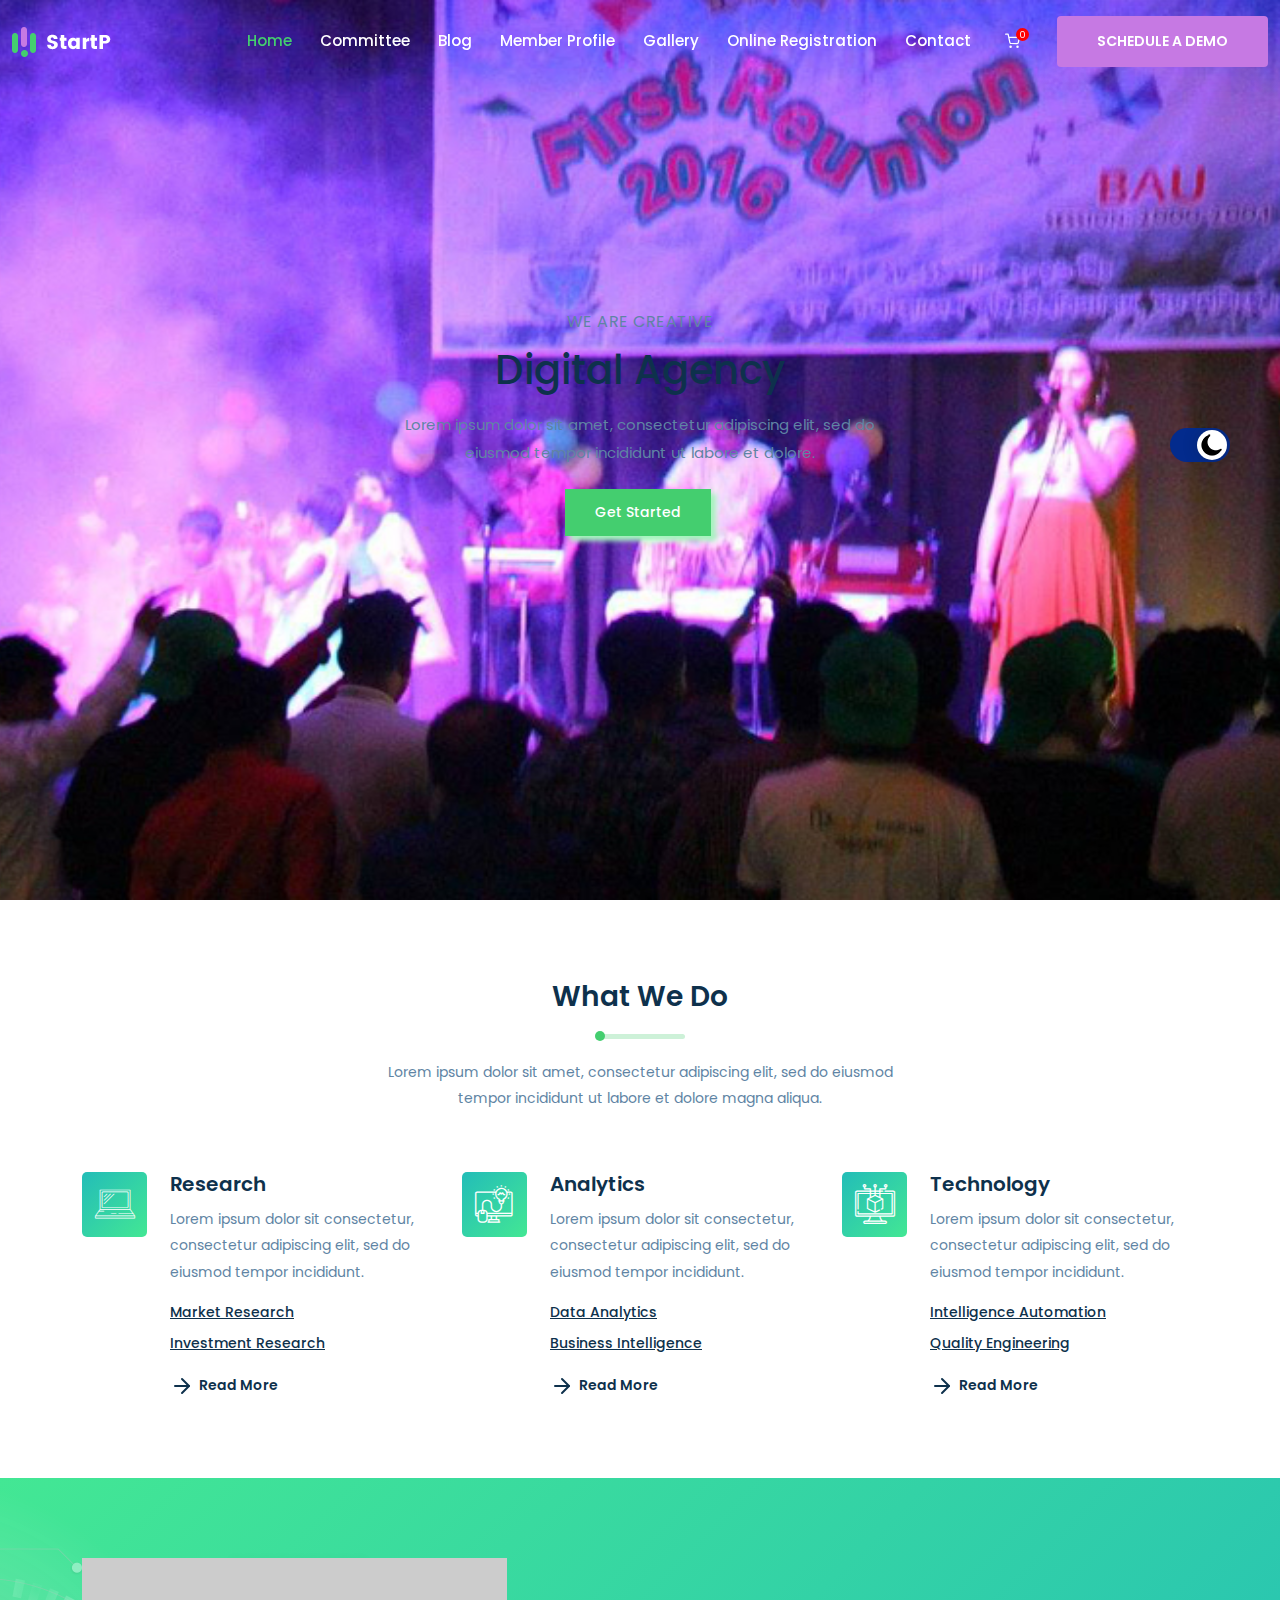
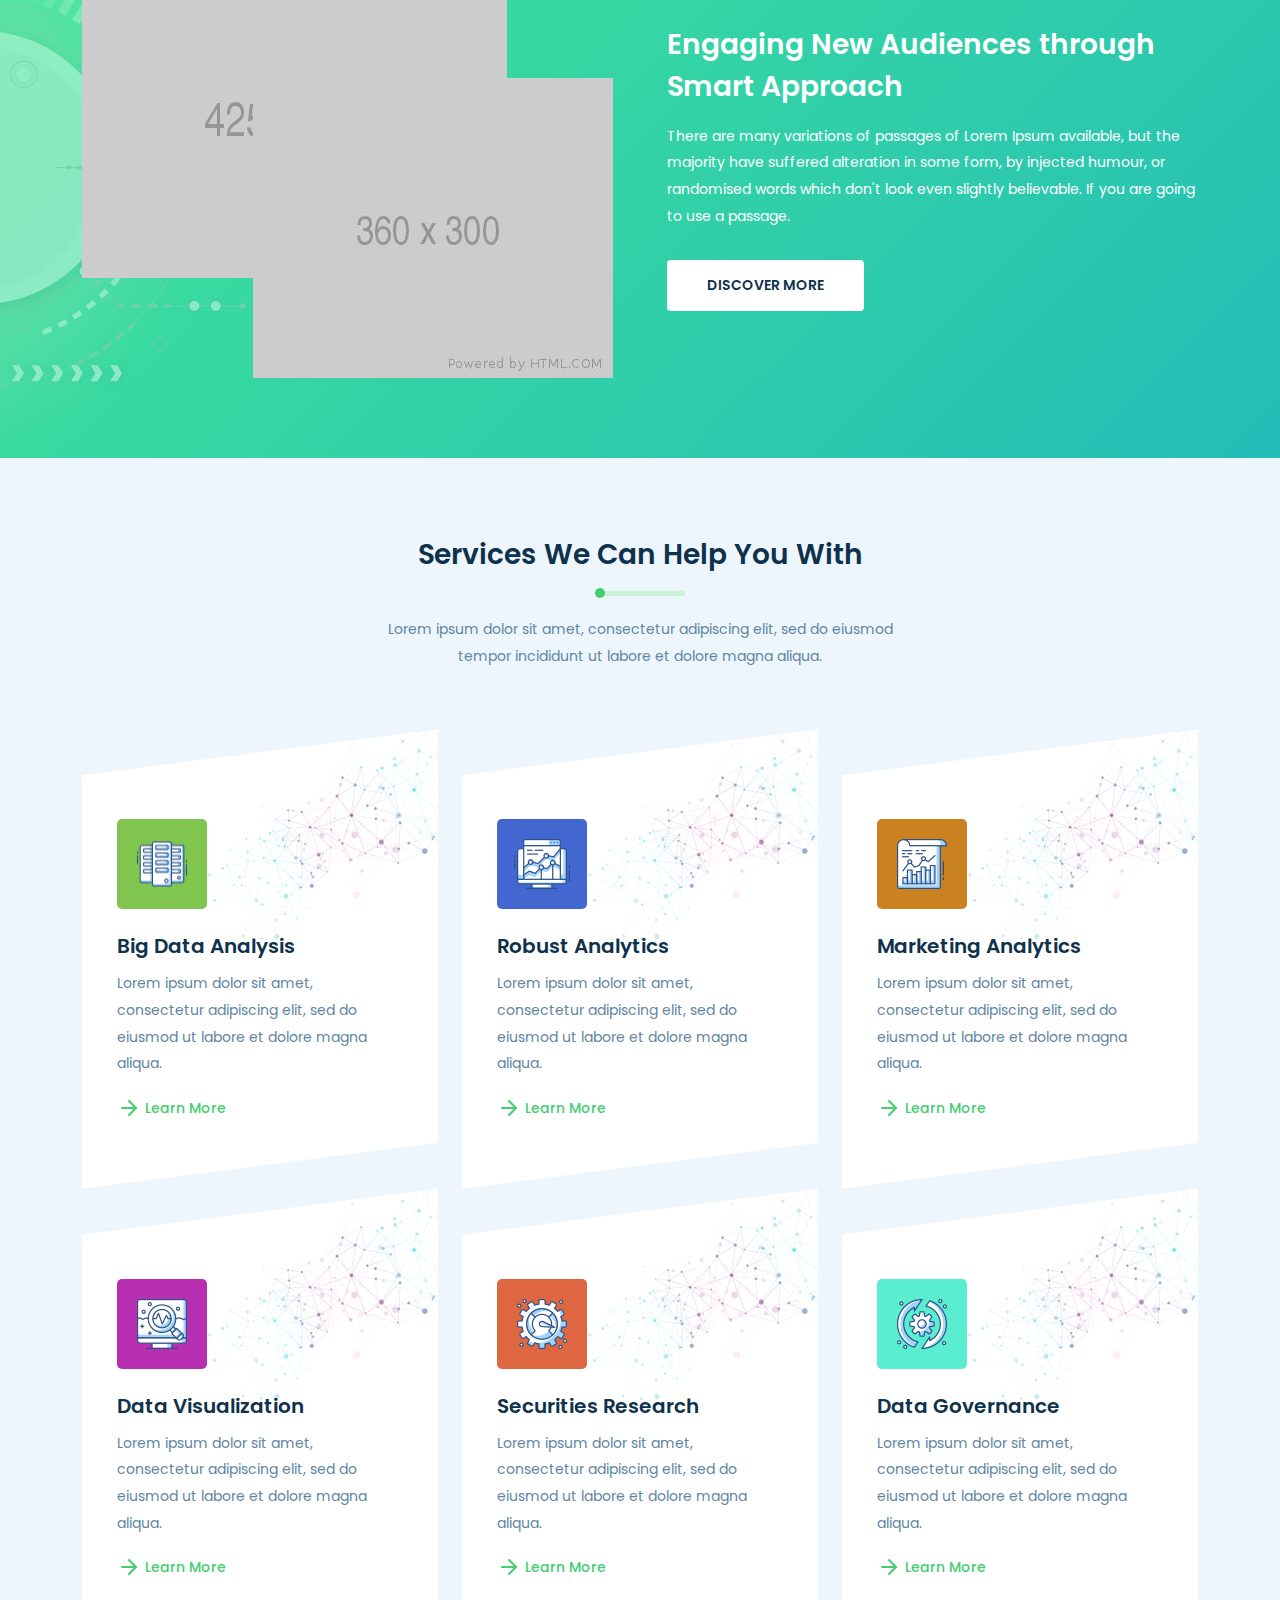
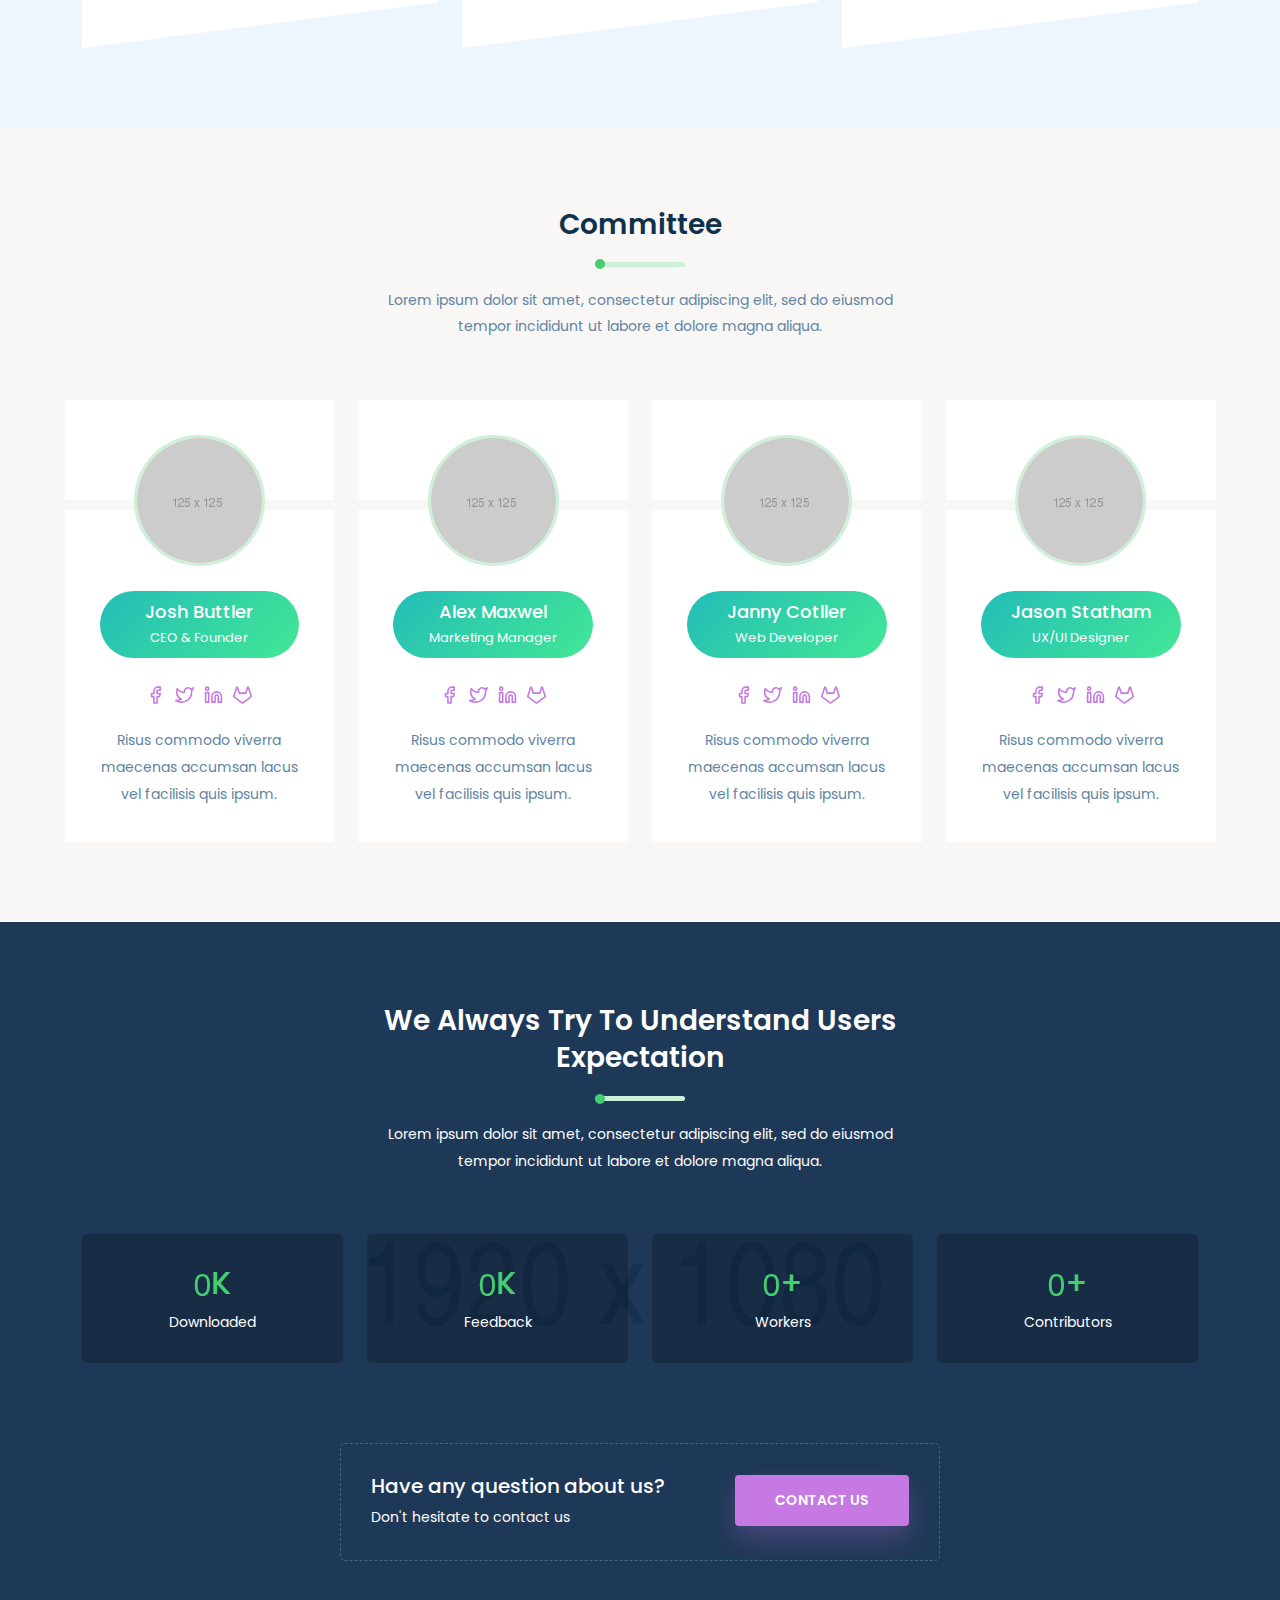
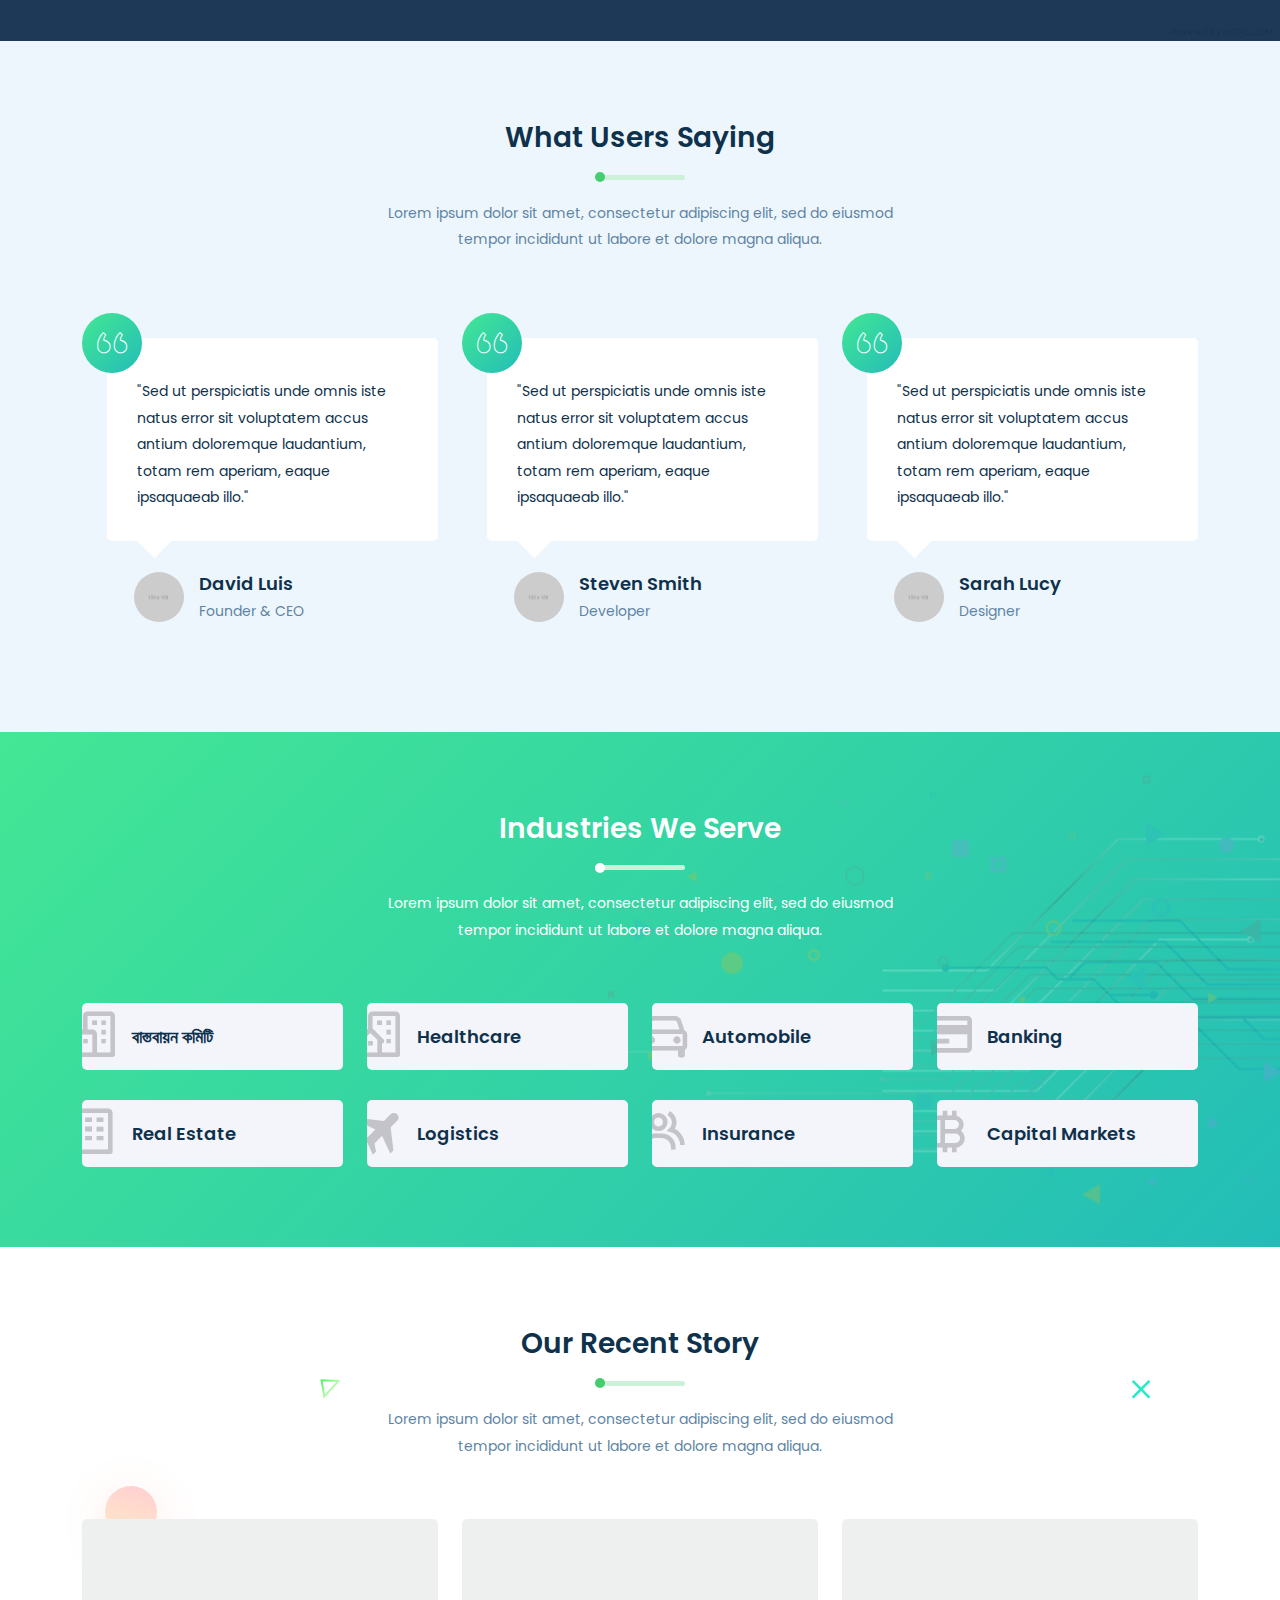
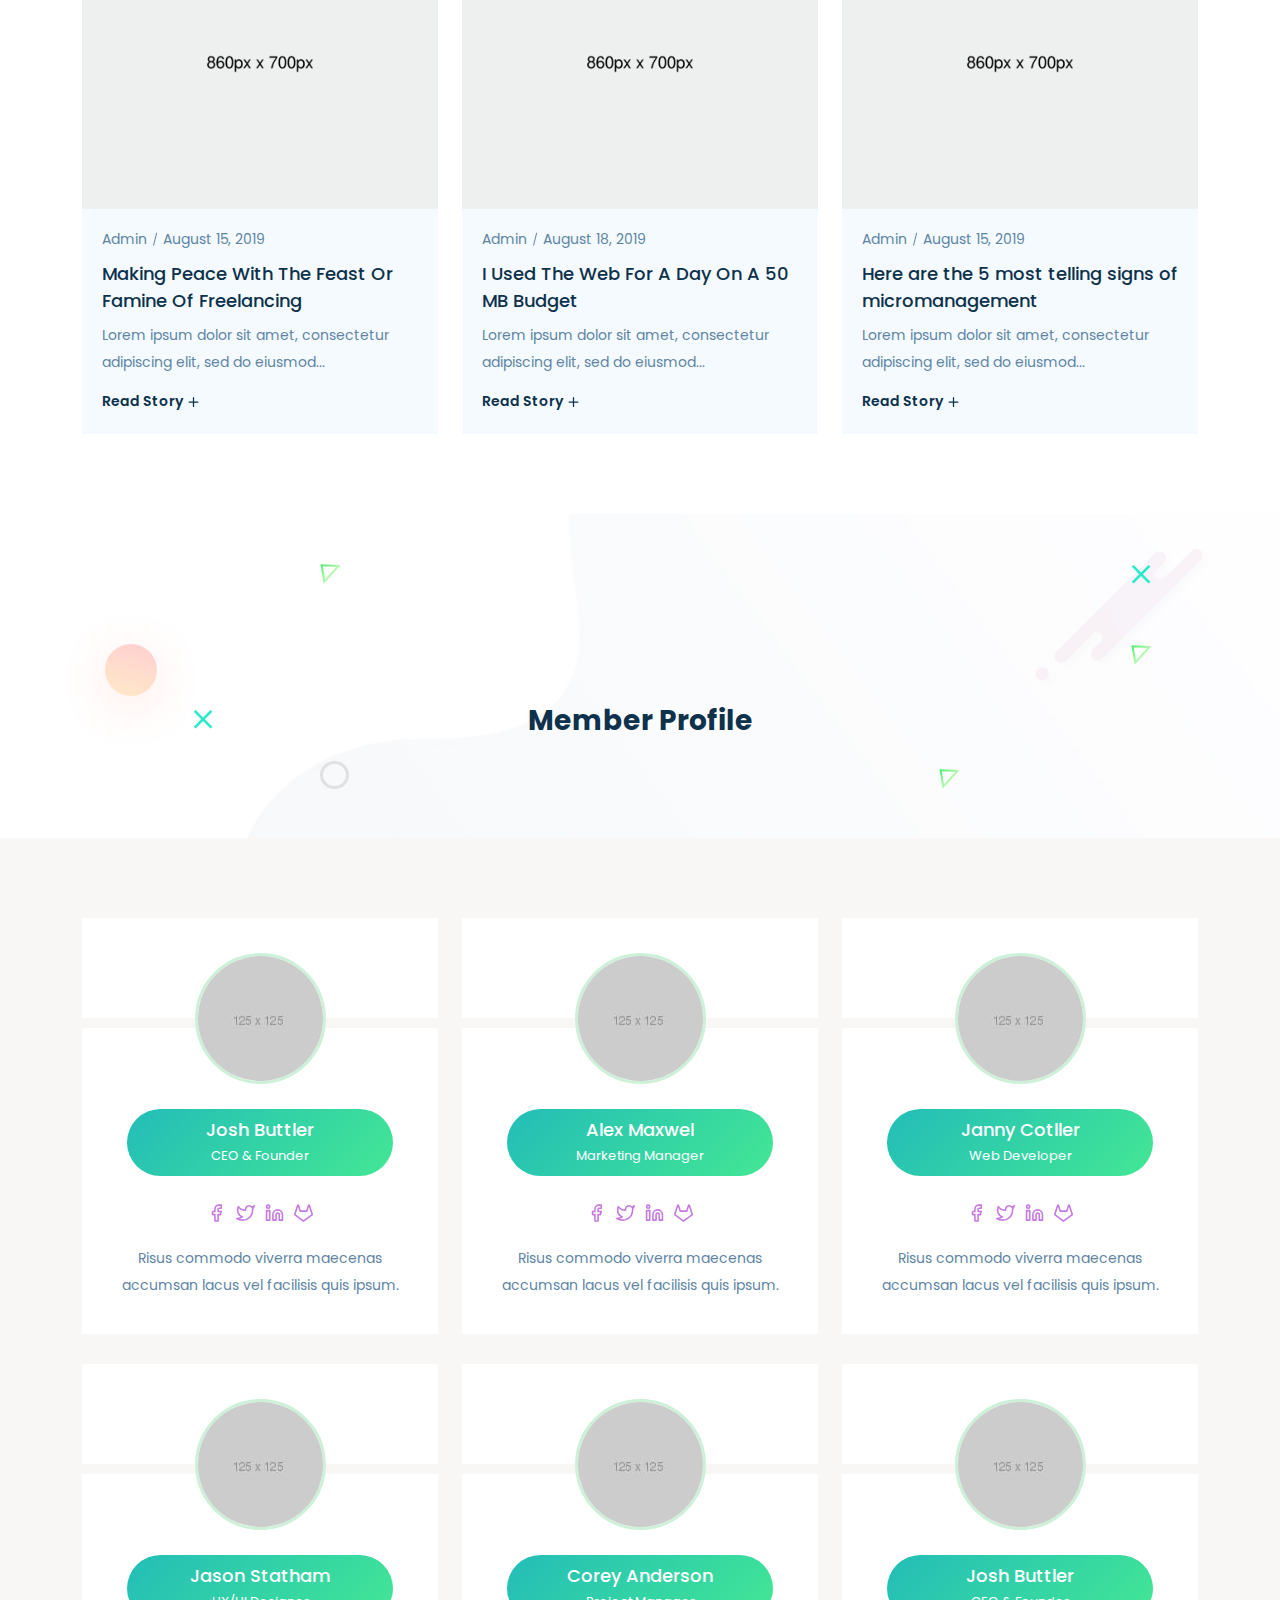
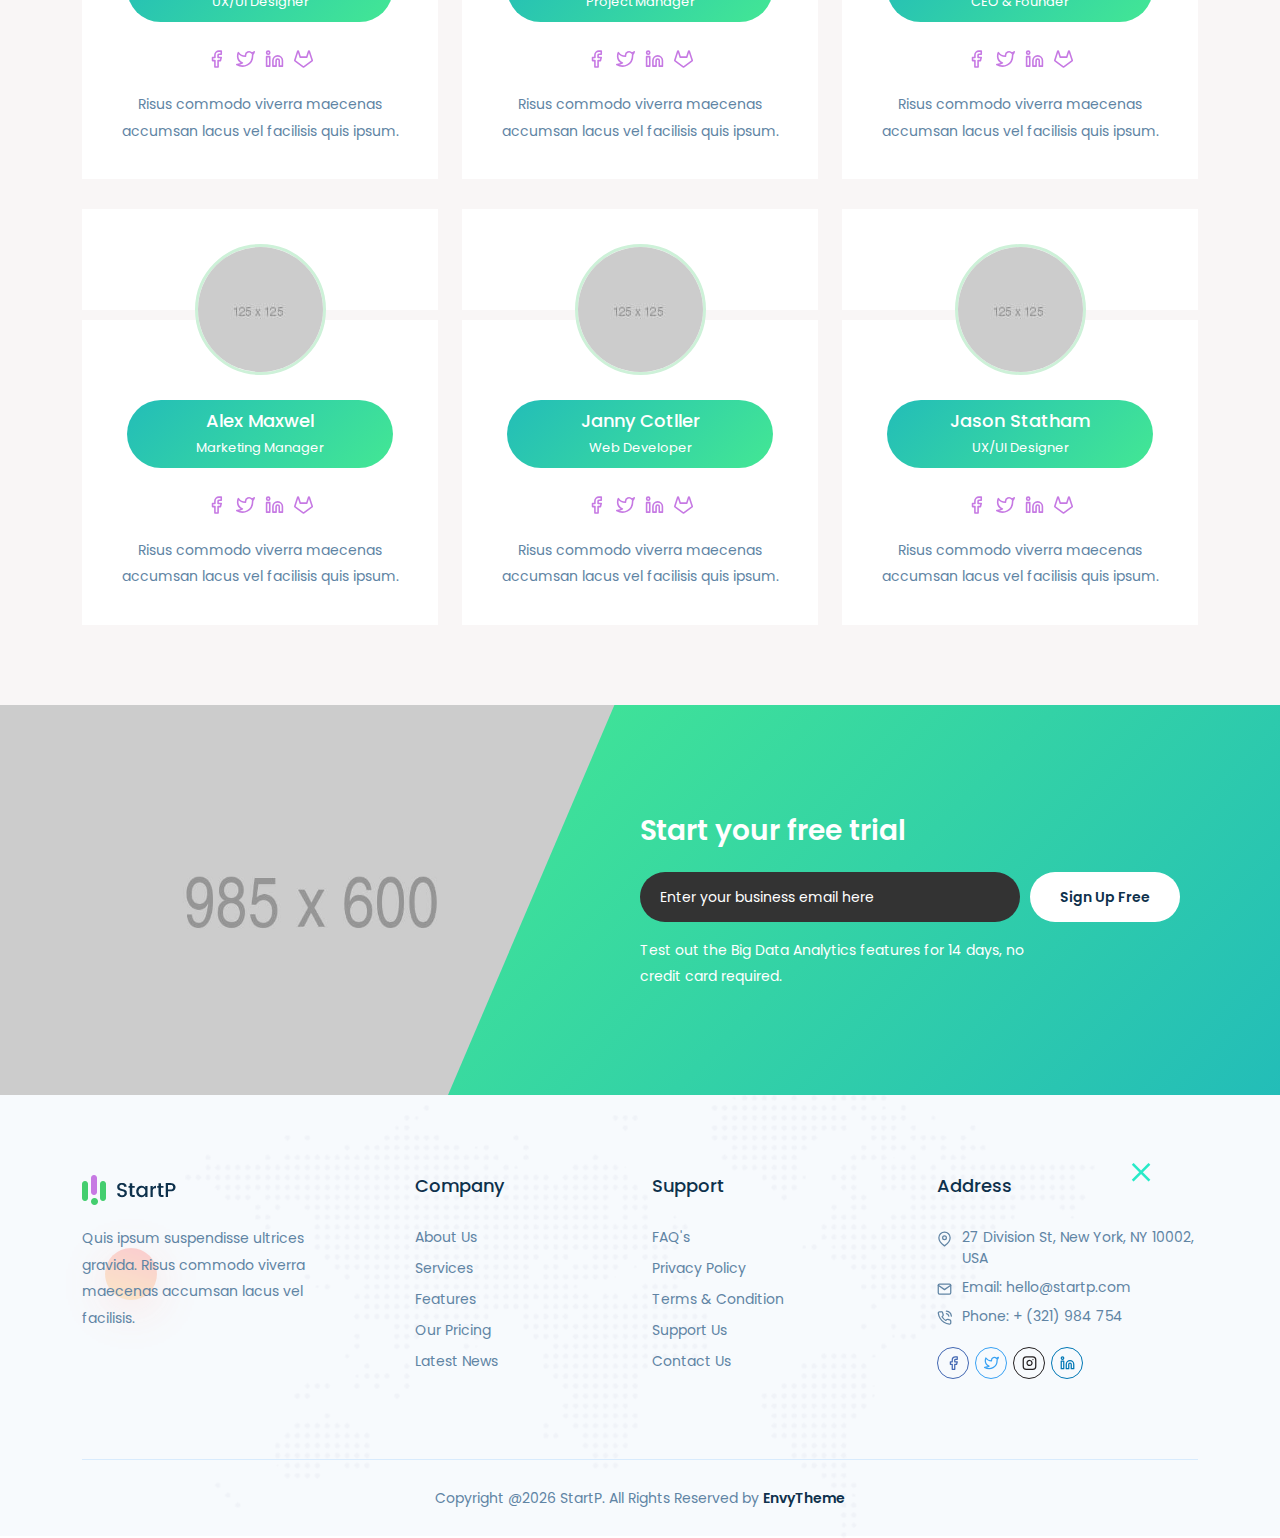
<file: index.html>
<!doctype html>
<html lang="zxx" class="theme-light">
	<head>
		<!-- Required meta tags -->
		<meta charset="utf-8">
		<meta name="viewport" content="width=device-width, initial-scale=1, shrink-to-fit=no">
        
        <!-- All CSS Link -->
		<link rel="stylesheet" href="assets/css/bootstrap.min.css">
        <link rel="stylesheet" href="assets/css/animate.min.css">
        <link rel="stylesheet" href="assets/css/meanmenu.css">
        <link rel="stylesheet" href="assets/css/boxicons.min.css">
		<link rel="stylesheet" href="assets/css/magnific-popup.min.css">
        <link rel="stylesheet" href="assets/css/owl.carousel.min.css">
		<link rel="stylesheet" href="assets/css/flaticon.css">
		<link rel="stylesheet" href="assets/css/odometer.min.css">
		<link rel="stylesheet" href="assets/css/slick.min.css">
		<link rel="stylesheet" href="assets/css/style.css">
		<link rel="stylesheet" href="assets/css/responsive.css">
		<link rel="stylesheet" href="assets/css/dark-color/dark-style.css">
		
		<title>StartP - IT Startup & Digital Services HTML Template</title>

		<link rel="icon" type="image/png" href="assets/img/favicon.png">
	</head>
	
	<body>
		
		<!-- Start Preloader Area -->
        <div class="preloader">
			<div class="spinner"></div>
		</div>
        <!-- End Preloader Area -->

		<!-- Start Navbar Area -->
		<header id="header" class="headroom navbar-color-white">
			<div class="startp-responsive-nav">
                <div class="container">
                    <div class="startp-responsive-menu">
                        <div class="logo">
                            <a href="bigdata-analytics-index.html">
                                <img src="assets/img/white-logo.png" alt="logo">
                            </a>
                        </div>
                    </div>
                </div>
            </div>

			<div class="startp-nav">
				<div class="container-fluid">
					<nav class="navbar navbar-expand-md navbar-light">
						<a class="navbar-brand" href="bigdata-analytics-index.html"><img src="assets/img/white-logo.png" alt="logo"></a>

						<div class="collapse navbar-collapse mean-menu" id="navbarSupportedContent">
							<ul class="navbar-nav nav ml-auto">
								<li class="nav-item"><a href="index.html" class="nav-link active">Home</a></li>
								<li class="nav-item"><a href="#committee" class="nav-link">Committee</a></li>
								<li class="nav-item"><a href="#blog" class="nav-link">Blog</a></li>
								<li class="nav-item"><a href="#memberProfile" class="nav-link">Member Profile</a></li>
								<li class="nav-item"><a href="gellary.html" class="nav-link">Gallery</a></li>
								<li class="nav-item"><a href="register.html" class="nav-link">Online Registration</a></li>						
								<li class="nav-item"><a href="contact.html" class="nav-link">Contact</a></li>
							</ul>
						</div>

						<div class="others-option">
							<a href="cart.html" class="cart-wrapper-btn"><i data-feather="shopping-cart"></i><span>0</span></a>
							<a href="#" class="btn btn-primary">Schedule a Demo</a>
						</div>
					</nav>
				</div> 
			</div>

			<div class="others-option-for-responsive">
                <div class="container">
                    <div class="dot-menu">
                        <div class="inner">
                            <div class="circle circle-one"></div>
                            <div class="circle circle-two"></div>
                            <div class="circle circle-three"></div>
                        </div>
                    </div>
                    
                    <div class="container">
                        <div class="option-inner">
                            <div class="others-option">
								<a href="cart.html" class="cart-wrapper-btn"><i data-feather="shopping-cart"></i><span>0</span></a>
                                <a href="#" class="btn btn-primary">Schedule a Demo</a>
							</div>
                        </div>
                    </div>
                </div>
            </div>
		</header>
		<!-- End Navbar Area -->

        <!-- Start Main Banner Area -->
        <div class="agency-portfolio-home-slides owl-carousel owl-theme">
            <div class="agency-portfolio-main-banner portfolio-banner-bg1">
                <div class="d-table">
                    <div class="d-table-cell">
                        <div class="container">
                            <div class="portfolio-banner-content">
                                <span class="sub-title">We are Creative</span>
                                <h1>Digital Agency</h1>
                                <p>Lorem ipsum dolor sit amet, consectetur adipiscing elit, sed do eiusmod tempor incididunt ut labore et dolore.</p>
                                <a href="contact.html" class="btn btn-secondary">Get Started</a>
                            </div>
                        </div>
                    </div>
                </div>
            </div>

            <div class="agency-portfolio-main-banner portfolio-banner-bg2">
                <div class="d-table">
                    <div class="d-table-cell">
                        <div class="container">
                            <div class="portfolio-banner-content">
                                <span class="sub-title">We are Digital</span>
                                <h1>UX/UI Design</h1>
                                <p>Lorem ipsum dolor sit amet, consectetur adipiscing elit, sed do eiusmod tempor incididunt ut labore et dolore.</p>
                                <a href="contact.html" class="btn btn-secondary">Get Started</a>
                            </div>
                        </div>
                    </div>
                </div>
            </div>

            <div class="agency-portfolio-main-banner portfolio-banner-bg3">
                <div class="d-table">
                    <div class="d-table-cell">
                        <div class="container">
                            <div class="portfolio-banner-content">
                                <span class="sub-title">We are Agency</span>
                                <h1>Digital Marketing</h1>
                                <p>Lorem ipsum dolor sit amet, consectetur adipiscing elit, sed do eiusmod tempor incididunt ut labore et dolore.</p>
                                <a href="contact.html" class="btn btn-secondary">Get Started</a>
                            </div>
                        </div>
                    </div>
                </div>
            </div>
        </div>
        <!-- End Main Banner Area -->
        
        <!-- Start What We Do Area -->
		<div class="what-we-do-area ptb-80">
			<div class="container">
				<div class="section-title">
					<h2>What We Do</h2>
					<div class="bar"></div>
					<p>Lorem ipsum dolor sit amet, consectetur adipiscing elit, sed do eiusmod tempor incididunt ut labore et dolore magna aliqua.</p>
				</div>

				<div class="row">
					<div class="col-lg-4 col-md-6 col-sm-6">
						<div class="single-what-we-do-box">
							<div class="icon">
                                <i class="flaticon-monitor"></i>
                            </div>
                            <h3><a href="single-services.html">Research</a></h3>
                            <p>Lorem ipsum dolor sit consectetur, consectetur adipiscing elit, sed do eiusmod tempor incididunt.</p>
                            <a href="single-services.html" class="link">Market Research</a>
                            <a href="single-services.html" class="link">Investment Research</a>
                            <a href="single-services.html" class="read-more-btn"><i data-feather="arrow-right"></i>Read More</a>
						</div>
                    </div>
                    
                    <div class="col-lg-4 col-md-6 col-sm-6">
						<div class="single-what-we-do-box">
							<div class="icon">
                                <i class="flaticon-idea"></i>
                            </div>
                            <h3><a href="single-services.html">Analytics</a></h3>
                            <p>Lorem ipsum dolor sit consectetur, consectetur adipiscing elit, sed do eiusmod tempor incididunt.</p>
                            <a href="single-services.html" class="link">Data Analytics</a>
                            <a href="single-services.html" class="link">Business Intelligence</a>
                            <a href="single-services.html" class="read-more-btn"><i data-feather="arrow-right"></i>Read More</a>
						</div>
                    </div>
                    
                    <div class="col-lg-4 col-md-6 col-sm-6 offset-lg-0 offset-md-3 offset-sm-3">
						<div class="single-what-we-do-box">
							<div class="icon">
                                <i class="flaticon-software"></i>
                            </div>
                            <h3><a href="single-services.html">Technology</a></h3>
                            <p>Lorem ipsum dolor sit consectetur, consectetur adipiscing elit, sed do eiusmod tempor incididunt.</p>
                            <a href="single-services.html" class="link">Intelligence Automation</a>
                            <a href="single-services.html" class="link">Quality Engineering</a>
                            <a href="single-services.html" class="read-more-btn"><i data-feather="arrow-right"></i>Read More</a>
						</div>
					</div>
				</div>
			</div>
		</div>
        <!-- End What We Do Area -->
        
        <!-- Start Discover Area -->
        <div class="discover-area ptb-80">
            <div class="container">
                <div class="row align-items-center">
                    <div class="col-lg-6 col-md-12">
                        <div class="discover-image">
                            <img src="assets/img/bigdata-analytics/discover-img1.png" alt="image">
                            <img src="assets/img/bigdata-analytics/discover-img2.jpg" alt="image">
                        </div>
                    </div>

                    <div class="col-lg-6 col-md-12">
                        <div class="discover-content">
                            <h2>Engaging New Audiences through Smart Approach</h2>
                            <p>There are many variations of passages of Lorem Ipsum available, but the majority have suffered alteration in some form, by injected humour, or randomised words which don't look even slightly believable. If you are going to use a passage.</p>
                            <a href="about-1.html" class="btn btn-primary">Discover More</a>
                        </div>
                    </div>
                </div>
            </div>

            <div class="analytics-shape1"><img src="assets/img/bigdata-analytics/analytics-shape1.png" alt="image"></div>
        </div>
        <!-- End Discover Area -->

        <!-- Start Services Area -->
        <div class="bigdata-services-area ptb-80 bg-eef6fd">
            <div class="container">
                <div class="section-title">
                    <h2>Services We Can Help You With</h2>
					<div class="bar"></div>
                    <p>Lorem ipsum dolor sit amet, consectetur adipiscing elit, sed do eiusmod tempor incididunt ut labore et dolore magna aliqua.</p>
                </div>

                <div class="row">
                    <div class="col-lg-4 col-md-6 col-sm-12">
                        <div class="single-services-box-item">
                            <div class="icon">
                                <img src="assets/img/bigdata-analytics/icon1.png" alt="image">
                            </div>
                            <h3><a href="single-services.html">Big Data Analysis</a></h3>
                            <p>Lorem ipsum dolor sit amet, consectetur adipiscing elit, sed do eiusmod ut labore et dolore magna aliqua.</p>
                            <a href="single-services.html" class="learn-more-btn"><i data-feather="arrow-right"></i>Learn More</a>
                            <div class="shape"><img src="assets/img/bigdata-analytics/rectangle.png" alt="image"></div>
                        </div>
                    </div>

                    <div class="col-lg-4 col-md-6 col-sm-12">
                        <div class="single-services-box-item">
                            <div class="icon">
                                <img src="assets/img/bigdata-analytics/icon2.png" alt="image">
                            </div>
                            <h3><a href="single-services.html">Robust Analytics</a></h3>
                            <p>Lorem ipsum dolor sit amet, consectetur adipiscing elit, sed do eiusmod ut labore et dolore magna aliqua.</p>
                            <a href="single-services.html" class="learn-more-btn"><i data-feather="arrow-right"></i>Learn More</a>
                            <div class="shape"><img src="assets/img/bigdata-analytics/rectangle.png" alt="image"></div>
                        </div>
                    </div>
                    
                    <div class="col-lg-4 col-md-6 col-sm-12">
                        <div class="single-services-box-item">
                            <div class="icon">
                                <img src="assets/img/bigdata-analytics/icon3.png" alt="image">
                            </div>
                            <h3><a href="single-services.html">Marketing Analytics</a></h3>
                            <p>Lorem ipsum dolor sit amet, consectetur adipiscing elit, sed do eiusmod ut labore et dolore magna aliqua.</p>
                            <a href="single-services.html" class="learn-more-btn"><i data-feather="arrow-right"></i>Learn More</a>
                            <div class="shape"><img src="assets/img/bigdata-analytics/rectangle.png" alt="image"></div>
                        </div>
                    </div>
                    
                    <div class="col-lg-4 col-md-6 col-sm-12">
                        <div class="single-services-box-item">
                            <div class="icon">
                                <img src="assets/img/bigdata-analytics/icon4.png" alt="image">
                            </div>
                            <h3><a href="single-services.html">Data Visualization</a></h3>
                            <p>Lorem ipsum dolor sit amet, consectetur adipiscing elit, sed do eiusmod ut labore et dolore magna aliqua.</p>
                            <a href="single-services.html" class="learn-more-btn"><i data-feather="arrow-right"></i>Learn More</a>
                            <div class="shape"><img src="assets/img/bigdata-analytics/rectangle.png" alt="image"></div>
                        </div>
                    </div>
                    
                    <div class="col-lg-4 col-md-6 col-sm-12">
                        <div class="single-services-box-item">
                            <div class="icon">
                                <img src="assets/img/bigdata-analytics/icon5.png" alt="image">
                            </div>
                            <h3><a href="single-services.html">Securities Research</a></h3>
                            <p>Lorem ipsum dolor sit amet, consectetur adipiscing elit, sed do eiusmod ut labore et dolore magna aliqua.</p>
                            <a href="single-services.html" class="learn-more-btn"><i data-feather="arrow-right"></i>Learn More</a>
                            <div class="shape"><img src="assets/img/bigdata-analytics/rectangle.png" alt="image"></div>
                        </div>
                    </div>
                    
                    <div class="col-lg-4 col-md-6 col-sm-12">
                        <div class="single-services-box-item">
                            <div class="icon">
                                <img src="assets/img/bigdata-analytics/icon6.png" alt="image">
                            </div>
                            <h3><a href="single-services.html">Data Governance</a></h3>
                            <p>Lorem ipsum dolor sit amet, consectetur adipiscing elit, sed do eiusmod ut labore et dolore magna aliqua.</p>
                            <a href="single-services.html" class="learn-more-btn"><i data-feather="arrow-right"></i>Learn More</a>
                            <div class="shape"><img src="assets/img/bigdata-analytics/rectangle.png" alt="image"></div>
                        </div>
                    </div>
                </div>
            </div>
        </div>
        <!-- End Services Area -->

        <!-- Start Team Area -->
        <div id="committee" class="team-area repair-team-area ptb-80 bg-f9f6f6">
			<div class="container">
				<div class="section-title">
					<h2>Committee</h2>
					<div class="bar"></div>
					<p>Lorem ipsum dolor sit amet, consectetur adipiscing elit, sed do eiusmod tempor incididunt ut labore et dolore magna aliqua.</p>
				</div>

                <div class="row">
                    <div class="col-lg-3 col-md-6 col-sm-6">
                        <div class="single-team">
                            <div class="team-image">
                                <img src="assets/img/team-image/1.jpg" alt="image">
                            </div>

                            <div class="team-content">
                                <div class="team-info">
                                    <h3>Josh Buttler</h3>
                                    <span>CEO & Founder</span>
                                </div>
                                <ul>
                                    <li><a href="#" target="_blank"><i data-feather="facebook"></i></a></li>
                                    <li><a href="#" target="_blank"><i data-feather="twitter"></i></a></li>
                                    <li><a href="#" target="_blank"><i data-feather="linkedin"></i></a></li>
                                    <li><a href="#" target="_blank"><i data-feather="gitlab"></i></a></li>
                                </ul>
                                <p>Risus commodo viverra maecenas accumsan lacus vel facilisis quis ipsum. </p>
                            </div>
                        </div>
                    </div>

                    <div class="col-lg-3 col-md-6 col-sm-6">
                        <div class="single-team">
                            <div class="team-image">
                                <img src="assets/img/team-image/2.jpg" alt="image">
                            </div>

                            <div class="team-content">
                                <div class="team-info">
                                    <h3>Alex Maxwel</h3>
                                    <span>Marketing Manager</span>
                                </div>
                                <ul>
                                    <li><a href="#" target="_blank"><i data-feather="facebook"></i></a></li>
                                    <li><a href="#" target="_blank"><i data-feather="twitter"></i></a></li>
                                    <li><a href="#" target="_blank"><i data-feather="linkedin"></i></a></li>
                                    <li><a href="#" target="_blank"><i data-feather="gitlab"></i></a></li>
                                </ul>
                                <p>Risus commodo viverra maecenas accumsan lacus vel facilisis quis ipsum. </p>
                            </div>
                        </div>
                    </div>
                    
                    <div class="col-lg-3 col-md-6 col-sm-6">
                        <div class="single-team">
                            <div class="team-image">
                                <img src="assets/img/team-image/3.jpg" alt="image">
                            </div>

                            <div class="team-content">
                                <div class="team-info">
                                    <h3>Janny Cotller</h3>
                                    <span>Web Developer</span>
                                </div>
                                <ul>
                                    <li><a href="#" target="_blank"><i data-feather="facebook"></i></a></li>
                                    <li><a href="#" target="_blank"><i data-feather="twitter"></i></a></li>
                                    <li><a href="#" target="_blank"><i data-feather="linkedin"></i></a></li>
                                    <li><a href="#" target="_blank"><i data-feather="gitlab"></i></a></li>
                                </ul>
                                <p>Risus commodo viverra maecenas accumsan lacus vel facilisis quis ipsum. </p>
                            </div>
                        </div>
                    </div>

                    <div class="col-lg-3 col-md-6 col-sm-6">
                        <div class="single-team">
                            <div class="team-image">
                                <img src="assets/img/team-image/4.jpg" alt="image">
                            </div>

                            <div class="team-content">
                                <div class="team-info">
                                    <h3>Jason Statham</h3>
                                    <span>UX/UI Designer</span>
                                </div>
                                <ul>
                                    <li><a href="#" target="_blank"><i data-feather="facebook"></i></a></li>
                                    <li><a href="#" target="_blank"><i data-feather="twitter"></i></a></li>
                                    <li><a href="#" target="_blank"><i data-feather="linkedin"></i></a></li>
                                    <li><a href="#" target="_blank"><i data-feather="gitlab"></i></a></li>
                                </ul>
                                <p>Risus commodo viverra maecenas accumsan lacus vel facilisis quis ipsum. </p>
                            </div>
                        </div>
                    </div>
                </div>
            </div>
		</div>
        <!-- End Team Area -->

        <!-- Start Fun Facts Area -->
		<div class="funfacts-area bg-image ptb-80">
			<div class="container">
				<div class="section-title">
					<h2>We always try to understand users expectation</h2>
					<div class="bar"></div>
					<p>Lorem ipsum dolor sit amet, consectetur adipiscing elit, sed do eiusmod tempor incididunt ut labore et dolore magna aliqua.</p>
				</div>

				<div class="row">
					<div class="col-lg-3 col-md-3 col-6 col-sm-6">
						<div class="single-funfact">
							<h3><span class="odometer" data-count="180">00</span>K</h3>
							<p>Downloaded</p>
						</div>
					</div>

					<div class="col-lg-3 col-md-3 col-6 col-sm-6">
						<div class="single-funfact">
							<h3><span class="odometer" data-count="20">00</span>K</h3>
							<p>Feedback</p>
						</div>
					</div>

					<div class="col-lg-3 col-md-3 col-6 col-sm-6">
						<div class="single-funfact">
							<h3><span class="odometer" data-count="500">00</span>+</h3>
							<p>Workers</p>
						</div>
					</div>

					<div class="col-lg-3 col-md-3 col-6 col-sm-6">
						<div class="single-funfact">
							<h3><span class="odometer" data-count="70">00</span>+</h3>
							<p>Contributors</p>
						</div>
					</div>
				</div>

				<div class="contact-cta-box">
					<h3>Have any question about us?</h3>
					<p>Don't hesitate to contact us</p>
					<a href="contact.html" class="btn btn-primary">Contact Us</a>
				</div>
			</div>
		</div>
        <!-- End Fun Facts Area -->

        <!-- Start Feedback Area -->
        <div class="bigdata-feedback-area ptb-80">
            <div class="container">
				<div class="section-title">
					<h2>What Users Saying</h2>
					<div class="bar"></div>
					<p>Lorem ipsum dolor sit amet, consectetur adipiscing elit, sed do eiusmod tempor incididunt ut labore et dolore magna aliqua.</p>
                </div>
                
                <div class="row">
                    <div class="col-lg-4 col-sm-6 col-md-6">
                        <div class="single-feedback-box">
                            <div class="feedback-desc">
                                <p>Sed ut perspiciatis unde omnis iste natus error sit voluptatem accus antium doloremque laudantium, totam rem aperiam, eaque ipsaquaeab illo.</p>
                            </div>

                            <div class="client-info">
                                <img src="assets/img/author1.jpg" alt="image">
                                <h3>David Luis</h3>
                                <span>Founder & CEO</span>
                            </div>
                        </div>
                    </div>

                    <div class="col-lg-4 col-sm-6 col-md-6">
                        <div class="single-feedback-box">
                            <div class="feedback-desc">
                                <p>Sed ut perspiciatis unde omnis iste natus error sit voluptatem accus antium doloremque laudantium, totam rem aperiam, eaque ipsaquaeab illo.</p>
                            </div>

                            <div class="client-info">
                                <img src="assets/img/author2.jpg" alt="image">
                                <h3>Steven Smith</h3>
                                <span>Developer</span>
                            </div>
                        </div>
                    </div>

                    <div class="col-lg-4 col-sm-6 col-md-6 offset-lg-0 offset-md-3 offset-sm-3">
                        <div class="single-feedback-box">
                            <div class="feedback-desc">
                                <p>Sed ut perspiciatis unde omnis iste natus error sit voluptatem accus antium doloremque laudantium, totam rem aperiam, eaque ipsaquaeab illo.</p>
                            </div>

                            <div class="client-info">
                                <img src="assets/img/author3.jpg" alt="image">
                                <h3>Sarah Lucy</h3>
                                <span>Designer</span>
                            </div>
                        </div>
                    </div>
                </div>
            </div>
        </div>
        <!-- End Feedback Area -->

        <!-- Start Industries Serve Area -->
        <div class="industries-serve-area ptb-80">
            <div class="container">
                <div class="section-title">
                    <h2>Industries We Serve</h2>
					<div class="bar"></div>
                    <p>Lorem ipsum dolor sit amet, consectetur adipiscing elit, sed do eiusmod tempor incididunt ut labore et dolore magna aliqua.</p>
                </div>

                <div class="row">
                    <div class="col-lg-3 col-6 col-sm-6 col-md-4">
                        <div class="single-industries-serve-box">
                            <div class="icon">
                                <i class='bx bx-buildings'></i>
                            </div>
                            বাস্তবায়ন কমিটি 
                            <a href="single-services.html" class="link-btn"></a>
                        </div>
                    </div>

                    <div class="col-lg-3 col-6 col-sm-6 col-md-4">
                        <div class="single-industries-serve-box">
                            <div class="icon">
                                <i class='bx bx-building-house'></i>
                            </div>
                            Healthcare
                            <a href="single-services.html" class="link-btn"></a>
                        </div>
                    </div>

                    <div class="col-lg-3 col-6 col-sm-6 col-md-4">
                        <div class="single-industries-serve-box">
                            <div class="icon">
                                <i class='bx bx-car'></i>
                            </div>
                            Automobile
                            <a href="single-services.html" class="link-btn"></a>
                        </div>
                    </div>

                    <div class="col-lg-3 col-6 col-sm-6 col-md-4">
                        <div class="single-industries-serve-box">
                            <div class="icon">
                                <i class='bx bx-credit-card'></i>
                            </div>
                            Banking
                            <a href="single-services.html" class="link-btn"></a>
                        </div>
                    </div>

                    <div class="col-lg-3 col-6 col-sm-6 col-md-4">
                        <div class="single-industries-serve-box">
                            <div class="icon">
                                <i class='bx bx-building'></i>
                            </div>
                            Real Estate
                            <a href="single-services.html" class="link-btn"></a>
                        </div>
                    </div>

                    <div class="col-lg-3 col-6 col-sm-6 col-md-4">
                        <div class="single-industries-serve-box">
                            <div class="icon">
                                <i class='bx bxs-plane-alt'></i>
                            </div>
                            Logistics
                            <a href="single-services.html" class="link-btn"></a>
                        </div>
                    </div>

                    <div class="col-lg-3 col-6 col-sm-6 col-md-4">
                        <div class="single-industries-serve-box">
                            <div class="icon">
                                <i class='bx bx-group'></i>
                            </div>
                            Insurance
                            <a href="single-services.html" class="link-btn"></a>
                        </div>
                    </div>

                    <div class="col-lg-3 col-6 col-sm-6 col-md-4">
                        <div class="single-industries-serve-box">
                            <div class="icon">
                                <i class='bx bx-bitcoin'></i>
                            </div>
                            Capital Markets
                            <a href="single-services.html" class="link-btn"></a>
                        </div>
                    </div>
                </div>
            </div>

            <div class="analytics-shape2"><img src="assets/img/bigdata-analytics/vector.png" alt="image"></div>
        </div>
        <!-- End Industries Serve Area -->
        
    <!-- Start Blog Area -->
    <div id="blog" class="blog-area ptb-80">
        <div class="container">
            <div class="section-title">
                <h2>Our Recent Story</h2>
                <div class="bar"></div>
                <p>Lorem ipsum dolor sit amet, consectetur adipiscing elit, sed do eiusmod tempor incididunt ut labore et dolore magna aliqua.</p>
            </div>
            
            <div class="row">
                <div class="col-lg-4 col-md-6">
                    <div class="single-blog-post-box bg-f4faff">
                        <div class="entry-thumbnail">
                            <a href="single-blog.html"><img src="assets/img/blog-image/1.jpg" alt="image"></a>
                        </div>

                        <div class="entry-post-content">
                            <div class="entry-meta">
                                <ul>
                                    <li><a href="blog-1.html">Admin</a></li>
                                    <li>August 15, 2019</li>
                                </ul>
                            </div>

                            <h3><a href="single-blog.html">Making Peace With The Feast Or Famine Of Freelancing</a></h3>
                            <p>Lorem ipsum dolor sit amet, consectetur adipiscing elit, sed do eiusmod...</p>
                            <a href="single-blog.html" class="learn-more-btn">Read Story <i data-feather="plus"></i></a>
                        </div>
                    </div>
                </div>

                <div class="col-lg-4 col-md-6">
                    <div class="single-blog-post-box bg-f4faff">
                        <div class="entry-thumbnail">
                            <a href="#"><img src="assets/img/blog-image/2.jpg" alt="image"></a>
                        </div>

                        <div class="entry-post-content">
                            <div class="entry-meta">
                                <ul>
                                    <li><a href="blog-1.html">Admin</a></li>
                                    <li>August 18, 2019</li>
                                </ul>
                            </div>

                            <h3><a href="single-blog.html">I Used The Web For A Day On A 50 MB Budget</a></h3>
                            <p>Lorem ipsum dolor sit amet, consectetur adipiscing elit, sed do eiusmod...</p>
                            <a href="single-blog.html" class="learn-more-btn">Read Story <i data-feather="plus"></i></a>
                        </div>
                    </div>
                </div>

                <div class="col-lg-4 col-md-6 offset-md-3 offset-lg-0">
                    <div class="single-blog-post-box bg-f4faff">
                        <div class="entry-thumbnail">
                            <a href="#"><img src="assets/img/blog-image/3.jpg" alt="image"></a>
                        </div>

                        <div class="entry-post-content">
                            <div class="entry-meta">
                                <ul>
                                    <li><a href="blog-1.html">Admin</a></li>
                                    <li>August 15, 2019</li>
                                </ul>
                            </div>

                            <h3><a href="single-blog.html">Here are the 5 most telling signs of micromanagement</a></h3>
                            <p>Lorem ipsum dolor sit amet, consectetur adipiscing elit, sed do eiusmod...</p>
                            <a href="single-blog.html" class="learn-more-btn">Read Story <i data-feather="plus"></i></a>
                        </div>
                    </div>
                </div>
            </div>
        </div>

        <div class="shape1"><img src="assets/img/shape1.png" alt="shape"></div>
        <div class="shape2 rotateme"><img src="assets/img/shape2.svg" alt="shape"></div>
        <div class="shape3"><img src="assets/img/shape3.svg" alt="shape"></div>
        <div class="shape4"><img src="assets/img/shape4.svg" alt="shape"></div>
        <div class="shape6 rotateme"><img src="assets/img/shape4.svg" alt="shape"></div>
        <div class="shape7"><img src="assets/img/shape4.svg" alt="shape"></div>
        <div class="shape8 rotateme"><img src="assets/img/shape2.svg" alt="shape"></div>
    </div>
    <!-- End Blog Area -->
    <div id="memberProfile" class="page-title-area">
        <div class="d-table">
            <div class="d-table-cell">
                <div class="container">
                    <h2>Member Profile</h2>
                </div>
            </div>
        </div>
        <div class="shape1"><img src="assets/img/shape1.png" alt="shape"></div>
        <div class="shape2 rotateme"><img src="assets/img/shape2.svg" alt="shape"></div>
        <div class="shape3"><img src="assets/img/shape3.svg" alt="shape"></div>
        <div class="shape4"><img src="assets/img/shape4.svg" alt="shape"></div>
        <div class="shape5"><img src="assets/img/shape5.png" alt="shape"></div>
        <div class="shape6 rotateme"><img src="assets/img/shape4.svg" alt="shape"></div>
        <div class="shape7"><img src="assets/img/shape4.svg" alt="shape"></div>
        <div class="shape8 rotateme"><img src="assets/img/shape2.svg" alt="shape"></div>
    </div>
<!-- Start Member Profile Area -->
<div class="team-area ptb-80 bg-f9f6f6">
    <div class="container">
        <div class="row">
            <div class="col-lg-4 col-md-6 col-sm-6">
                <div class="single-team">
                    <div class="team-image">
                        <img src="assets/img/team-image/1.jpg" alt="image">
                    </div>
                    <div class="team-content">
                        <div class="team-info">
                            <h3>Josh Buttler</h3>
                            <span>CEO & Founder</span>
                        </div>
                        <ul>
                            <li><a href="#" target="_blank"><i data-feather="facebook"></i></a></li>
                            <li><a href="#" target="_blank"><i data-feather="twitter"></i></a></li>
                            <li><a href="#" target="_blank"><i data-feather="linkedin"></i></a></li>
                            <li><a href="#" target="_blank"><i data-feather="gitlab"></i></a></li>
                        </ul>
                        <p>Risus commodo viverra maecenas accumsan lacus vel facilisis quis ipsum. </p>
                    </div>
                </div>
            </div>
            <div class="col-lg-4 col-md-6 col-sm-6">
                <div class="single-team">
                    <div class="team-image">
                        <img src="assets/img/team-image/2.jpg" alt="image">
                    </div>
                    <div class="team-content">
                        <div class="team-info">
                            <h3>Alex Maxwel</h3>
                            <span>Marketing Manager</span>
                        </div>
                        <ul>
                            <li><a href="#" target="_blank"><i data-feather="facebook"></i></a></li>
                            <li><a href="#" target="_blank"><i data-feather="twitter"></i></a></li>
                            <li><a href="#" target="_blank"><i data-feather="linkedin"></i></a></li>
                            <li><a href="#" target="_blank"><i data-feather="gitlab"></i></a></li>
                        </ul>
                        <p>Risus commodo viverra maecenas accumsan lacus vel facilisis quis ipsum. </p>
                    </div>
                </div>
            </div>
            <div class="col-lg-4 col-md-6 col-sm-6">
                <div class="single-team">
                    <div class="team-image">
                        <img src="assets/img/team-image/3.jpg" alt="image">
                    </div>
                    <div class="team-content">
                        <div class="team-info">
                            <h3>Janny Cotller</h3>
                            <span>Web Developer</span>
                        </div>
                        <ul>
                            <li><a href="#" target="_blank"><i data-feather="facebook"></i></a></li>
                            <li><a href="#" target="_blank"><i data-feather="twitter"></i></a></li>
                            <li><a href="#" target="_blank"><i data-feather="linkedin"></i></a></li>
                            <li><a href="#" target="_blank"><i data-feather="gitlab"></i></a></li>
                        </ul>
                        <p>Risus commodo viverra maecenas accumsan lacus vel facilisis quis ipsum. </p>
                    </div>
                </div>
            </div>
            <div class="col-lg-4 col-md-6 col-sm-6">
                <div class="single-team">
                    <div class="team-image">
                        <img src="assets/img/team-image/4.jpg" alt="image">
                    </div>
                    <div class="team-content">
                        <div class="team-info">
                            <h3>Jason Statham</h3>
                            <span>UX/UI Designer</span>
                        </div>
                        <ul>
                            <li><a href="#" target="_blank"><i data-feather="facebook"></i></a></li>
                            <li><a href="#" target="_blank"><i data-feather="twitter"></i></a></li>
                            <li><a href="#" target="_blank"><i data-feather="linkedin"></i></a></li>
                            <li><a href="#" target="_blank"><i data-feather="gitlab"></i></a></li>
                        </ul>
                        <p>Risus commodo viverra maecenas accumsan lacus vel facilisis quis ipsum. </p>
                    </div>
                </div>
            </div>
            <div class="col-lg-4 col-md-6 col-sm-6">
                <div class="single-team">
                    <div class="team-image">
                        <img src="assets/img/team-image/5.jpg" alt="image">
                    </div>
                    <div class="team-content">
                        <div class="team-info">
                            <h3>Corey Anderson</h3>
                            <span>Project Manager</span>
                        </div>
                        <ul>
                            <li><a href="#" target="_blank"><i data-feather="facebook"></i></a></li>
                            <li><a href="#" target="_blank"><i data-feather="twitter"></i></a></li>
                            <li><a href="#" target="_blank"><i data-feather="linkedin"></i></a></li>
                            <li><a href="#" target="_blank"><i data-feather="gitlab"></i></a></li>
                        </ul>
                        <p>Risus commodo viverra maecenas accumsan lacus vel facilisis quis ipsum. </p>
                    </div>
                </div>
            </div>
            <div class="col-lg-4 col-md-6 col-sm-6">
                <div class="single-team">
                    <div class="team-image">
                        <img src="assets/img/team-image/1.jpg" alt="image">
                    </div>
                    <div class="team-content">
                        <div class="team-info">
                            <h3>Josh Buttler</h3>
                            <span>CEO & Founder</span>
                        </div>
                        <ul>
                            <li><a href="#" target="_blank"><i data-feather="facebook"></i></a></li>
                            <li><a href="#" target="_blank"><i data-feather="twitter"></i></a></li>
                            <li><a href="#" target="_blank"><i data-feather="linkedin"></i></a></li>
                            <li><a href="#" target="_blank"><i data-feather="gitlab"></i></a></li>
                        </ul>
                        <p>Risus commodo viverra maecenas accumsan lacus vel facilisis quis ipsum. </p>
                    </div>
                </div>
            </div>
            <div class="col-lg-4 col-md-6 col-sm-6">
                <div class="single-team">
                    <div class="team-image">
                        <img src="assets/img/team-image/2.jpg" alt="image">
                    </div>
                    <div class="team-content">
                        <div class="team-info">
                            <h3>Alex Maxwel</h3>
                            <span>Marketing Manager</span>
                        </div>
                        <ul>
                            <li><a href="#" target="_blank"><i data-feather="facebook"></i></a></li>
                            <li><a href="#" target="_blank"><i data-feather="twitter"></i></a></li>
                            <li><a href="#" target="_blank"><i data-feather="linkedin"></i></a></li>
                            <li><a href="#" target="_blank"><i data-feather="gitlab"></i></a></li>
                        </ul>
                        <p>Risus commodo viverra maecenas accumsan lacus vel facilisis quis ipsum. </p>
                    </div>
                </div>
            </div>
            <div class="col-lg-4 col-md-6 col-sm-6">
                <div class="single-team">
                    <div class="team-image">
                        <img src="assets/img/team-image/3.jpg" alt="image">
                    </div>
                    <div class="team-content">
                        <div class="team-info">
                            <h3>Janny Cotller</h3>
                            <span>Web Developer</span>
                        </div>
                        <ul>
                            <li><a href="#" target="_blank"><i data-feather="facebook"></i></a></li>
                            <li><a href="#" target="_blank"><i data-feather="twitter"></i></a></li>
                            <li><a href="#" target="_blank"><i data-feather="linkedin"></i></a></li>
                            <li><a href="#" target="_blank"><i data-feather="gitlab"></i></a></li>
                        </ul>
                        <p>Risus commodo viverra maecenas accumsan lacus vel facilisis quis ipsum. </p>
                    </div>
                </div>
            </div>
            <div class="col-lg-4 col-md-6 col-sm-6">
                <div class="single-team">
                    <div class="team-image">
                        <img src="assets/img/team-image/4.jpg" alt="image">
                    </div>
                    <div class="team-content">
                        <div class="team-info">
                            <h3>Jason Statham</h3>
                            <span>UX/UI Designer</span>
                        </div>
                        <ul>
                            <li><a href="#" target="_blank"><i data-feather="facebook"></i></a></li>
                            <li><a href="#" target="_blank"><i data-feather="twitter"></i></a></li>
                            <li><a href="#" target="_blank"><i data-feather="linkedin"></i></a></li>
                            <li><a href="#" target="_blank"><i data-feather="gitlab"></i></a></li>
                        </ul>
                        <p>Risus commodo viverra maecenas accumsan lacus vel facilisis quis ipsum. </p>
                    </div>
                </div>
            </div>
        </div>
    </div>
</div>
<!-- End Member Profile Area -->

    <!-- Start Newsletter Area -->
    <div class="newsletter-area">
        <div class="container-fluid">
            <div class="row align-items-center">
                <div class="col-lg-6 col-md-12">
                    <div class="newsletter-image">
                        <img src="assets/img/bigdata-analytics/newsletter.jpg" alt="image">
                    </div>
                </div>

                <div class="col-lg-6 col-md-12 p-0">
                    <div class="newsletter-content">
                        <h2>Start your free trial</h2>
                        <form class="newsletter-form">
                            <input type="email" class="input-newsletter" placeholder="Enter your business email here">
                            <button type="submit">Sign Up Free</button>
                        </form>
                        <p>Test out the Big Data Analytics features for 14 days, no credit card required.</p>
                    </div>
                </div>
            </div>
        </div>
    </div>
    <!-- End Newsletter Area -->
       
		<!-- Start Footer Area -->
		<footer class="footer-area bg-f7fafd">
			<div class="container">
				<div class="row">
					<div class="col-lg-3 col-md-6 col-sm-6">
						<div class="single-footer-widget">
							<div class="logo black-logo">
								<a href="index.html"><img src="assets/img/logo.png" alt="logo"></a>
							</div>
							<div class="logo white-logo">
								<a href="index.html"><img src="assets/img/white-logo.png" alt="logo"></a>
							</div>
							<p>Quis ipsum suspendisse ultrices gravida. Risus commodo viverra maecenas accumsan lacus vel facilisis.</p>
						</div>
					</div>

					<div class="col-lg-3 col-md-6 col-sm-6">
						<div class="single-footer-widget pl-5">
							<h3>Company</h3>
							<ul class="list">
								<li><a href="about-1.html">About Us</a></li>
								<li><a href="services-1.html">Services</a></li>
								<li><a href="features.html">Features</a></li>
								<li><a href="pricing.html">Our Pricing</a></li>
								<li><a href="blog-1.html">Latest News</a></li>
							</ul>
						</div>
					</div>

					<div class="col-lg-3 col-md-6 col-sm-6">
						<div class="single-footer-widget">
							<h3>Support</h3>
							<ul class="list">
								<li><a href="faq.html">FAQ's</a></li>
								<li><a href="privacy-policy.html">Privacy Policy</a></li>
								<li><a href="terms-conditions.html">Terms & Condition</a></li>
								<li><a href="contact.html">Support Us</a></li>
								<li><a href="contact.html">Contact Us</a></li>
							</ul>
						</div>
					</div>

					<div class="col-lg-3 col-md-6 col-sm-6">
						<div class="single-footer-widget">
							<h3>Address</h3>
							
							<ul class="footer-contact-info">
								<li><i data-feather="map-pin"></i> 27 Division St, New York, NY 10002, USA</li>
								<li><i data-feather="mail"></i> Email: <a href="mailto:hello@startp.com">hello@startp.com</a></li>
								<li><i data-feather="phone-call"></i> Phone: <a href="tel:+ (321) 984 754">+ (321) 984 754</a></li>
							</ul>
							<ul class="social-links">
								<li><a href="#" class="facebook" target="_blank"><i data-feather="facebook"></i></a></li>
								<li><a href="#" class="twitter" target="_blank"><i data-feather="twitter"></i></a></li>
								<li><a href="#" class="instagram" target="_blank"><i data-feather="instagram"></i></a></li>
								<li><a href="#" class="linkedin" target="_blank"><i data-feather="linkedin"></i></a></li>
							</ul>
						</div>
					</div>

					<div class="col-lg-12 col-md-12">
						<div class="copyright-area">
							<p>Copyright @<script>document.write(new Date().getFullYear())</script> StartP. All Rights Reserved by <a href="https://envytheme.com/" target="_blank">EnvyTheme</a></p>
						</div>
					</div>
				</div>
			</div>

			<img src="assets/img/map.png" class="map" alt="map">
			<div class="shape1"><img src="assets/img/shape1.png" alt="shape"></div>
			<div class="shape8 rotateme"><img src="assets/img/shape2.svg" alt="shape"></div>
		</footer>
		<!-- End Footer Area -->

		<div class="go-top"><i data-feather="arrow-up"></i></div>

		<!-- Dark/Light Toggle -->
		<div class="dark-version">
            <label id="switch" class="switch">
                <input type="checkbox" onchange="toggleTheme()" id="slider">
                <span class="slider round"></span>
            </label>
        </div>
		
		<!-- All JS Link -->
		<script src="assets/js/jquery.min.js"></script>
		<script src="assets/js/bootstrap.bundle.min.js"></script>
		<script src="assets/js/meanmenu.min.js"></script>
		<script src="assets/js/wow.min.js"></script>
		<script src="assets/js/magnific-popup.min.js"></script>
		<script src="assets/js/appear.min.js"></script>
		<script src="assets/js/odometer.min.js"></script>
        <script src="assets/js/slick.min.js"></script>
        <script src="assets/js/imagesloaded.pkgd.min.js"></script>
        <script src="assets/js/isotope.pkgd.min.js"></script>
        <script src="assets/js/owl.carousel.min.js"></script>
		<script src="assets/js/feather.min.js"></script>
        <script src="assets/js/form-validator.min.js"></script>
        <script src="assets/js/contact-form-script.js"></script>
		<script src="assets/js/main.js"></script>
	</body>
</html>
</file>
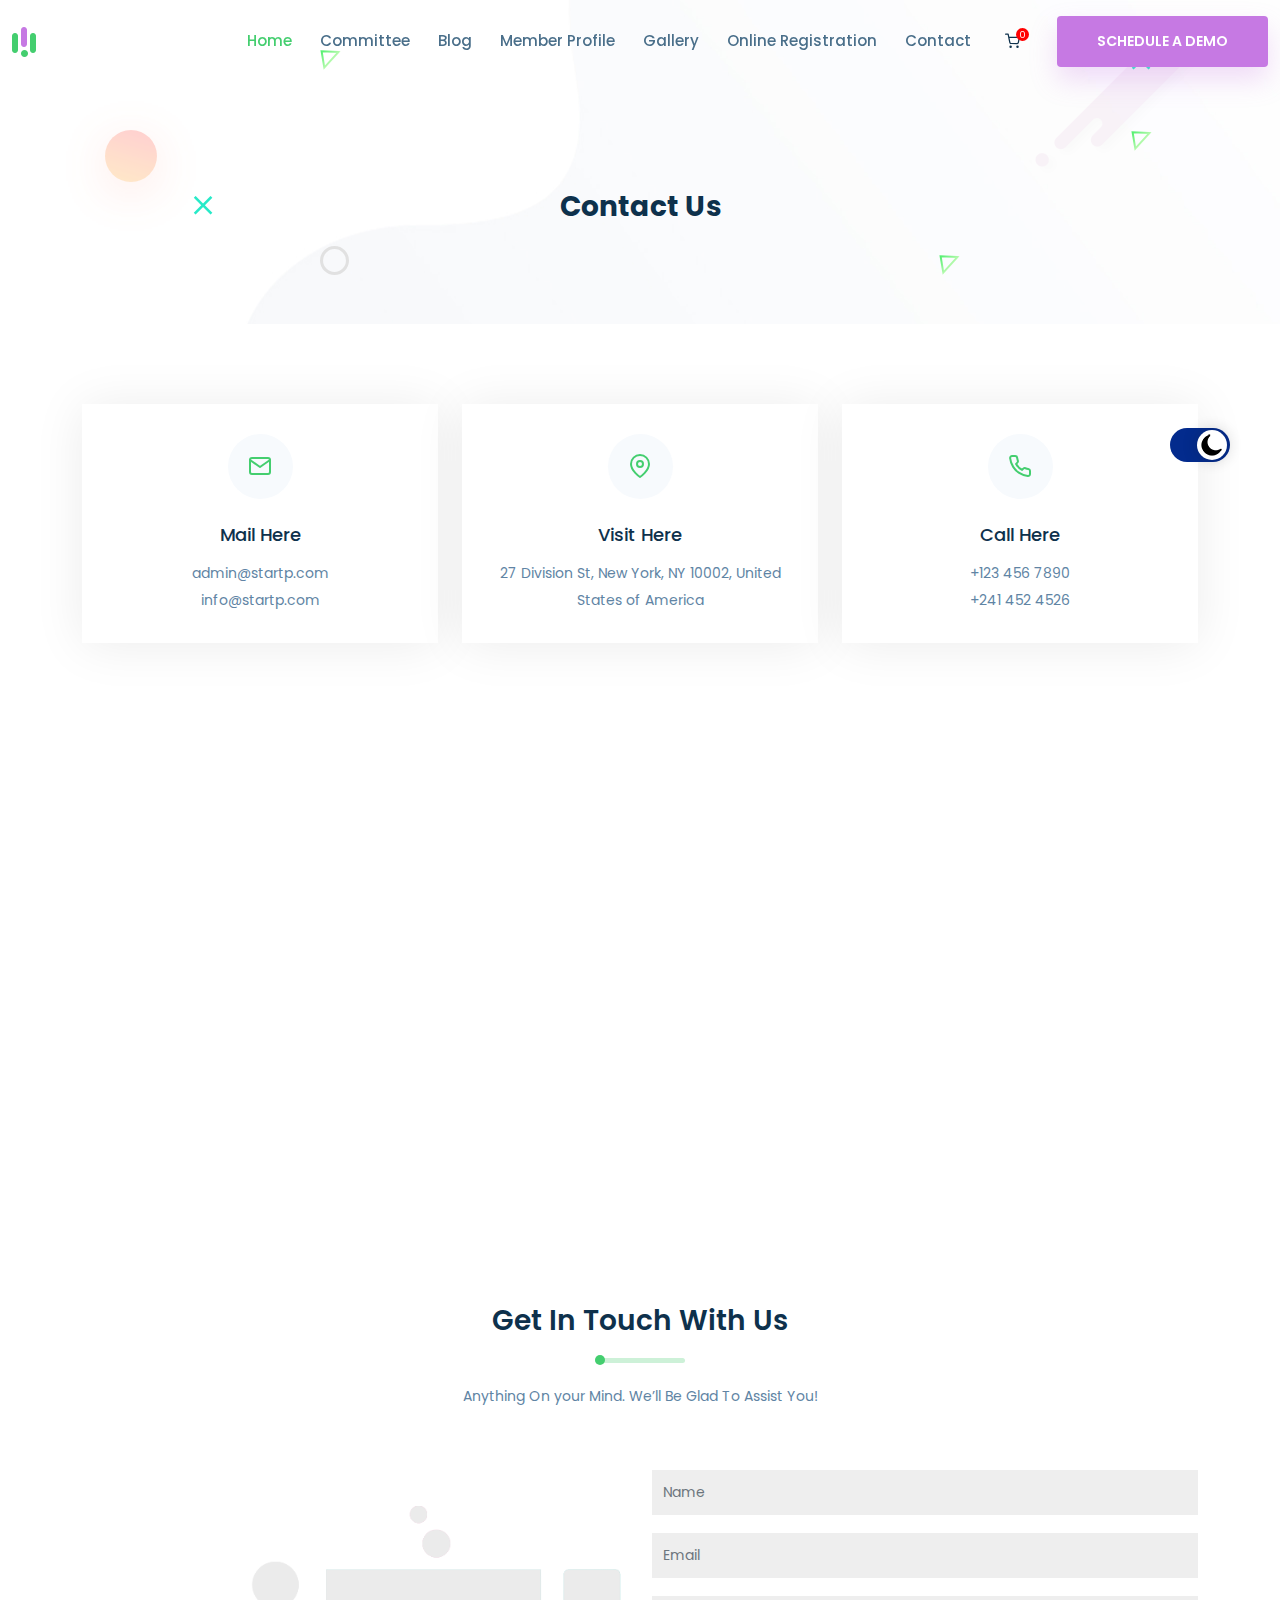
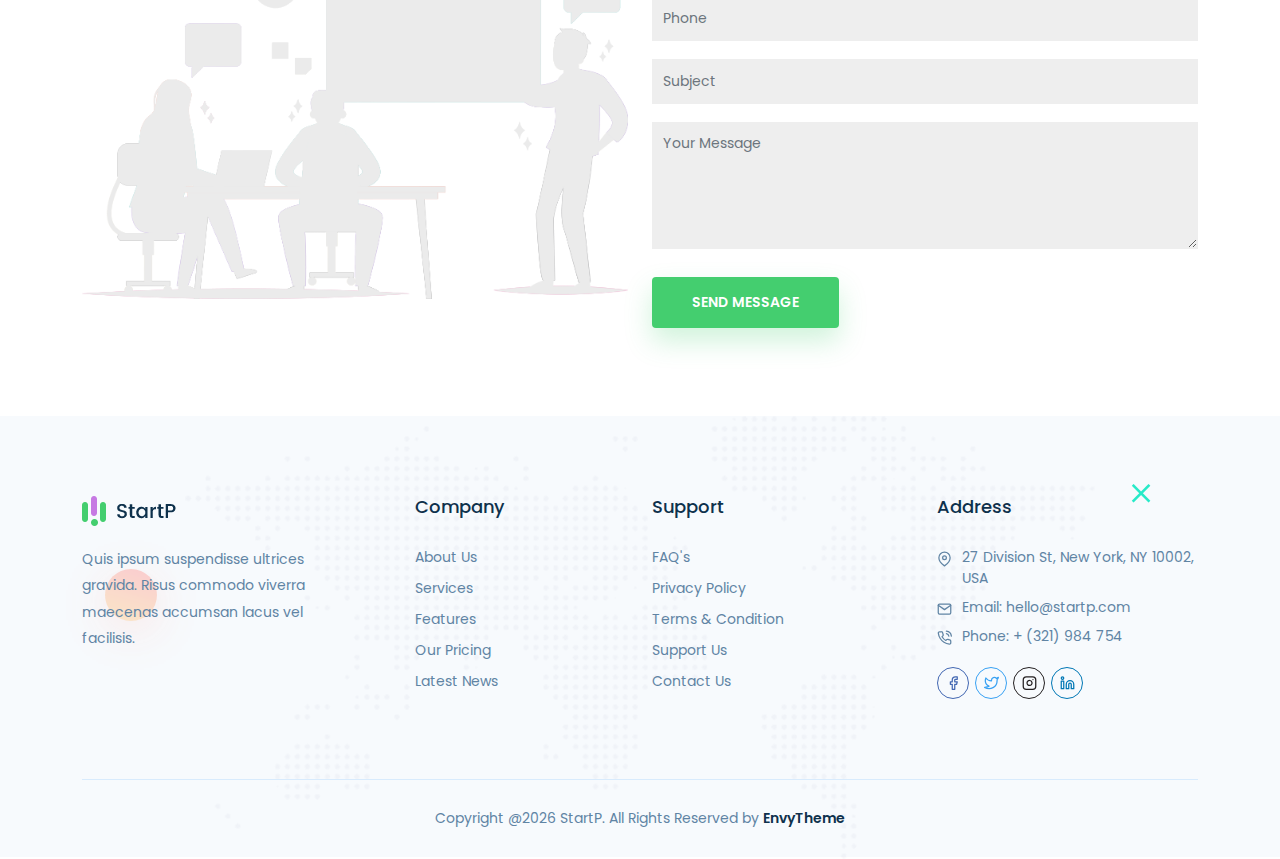
<file: contact.html>
<!doctype html>
<html lang="zxx" class="theme-light">
	<head>
		<!-- Required meta tags -->
		<meta charset="utf-8">
		<meta name="viewport" content="width=device-width, initial-scale=1, shrink-to-fit=no">
        
        <!-- All CSS Link -->
		<link rel="stylesheet" href="assets/css/bootstrap.min.css">
        <link rel="stylesheet" href="assets/css/animate.min.css">
        <link rel="stylesheet" href="assets/css/meanmenu.css">
        <link rel="stylesheet" href="assets/css/boxicons.min.css">
		<link rel="stylesheet" href="assets/css/magnific-popup.min.css">
        <link rel="stylesheet" href="assets/css/owl.carousel.min.css">
		<link rel="stylesheet" href="assets/css/flaticon.css">
		<link rel="stylesheet" href="assets/css/odometer.min.css">
		<link rel="stylesheet" href="assets/css/slick.min.css">
		<link rel="stylesheet" href="assets/css/style.css">
		<link rel="stylesheet" href="assets/css/responsive.css">
		<link rel="stylesheet" href="assets/css/dark-color/dark-style.css">
		
		<title>StartP - IT Startup & Digital Services HTML Template</title>

		<link rel="icon" type="image/png" href="assets/img/favicon.png">
	</head>
	
	<body>

		<!-- Start Preloader Area -->
        <div class="preloader">
			<div class="spinner"></div>
		</div>
        <!-- End Preloader Area -->

		<!-- Start Navbar Area -->
		<header id="header" class="headroom">
			<div class="startp-responsive-nav">
                <div class="container">
                    <div class="startp-responsive-menu">
                        <div class="logo black-logo">
                            <a href="index.html">
                                <img src="assets/img/logo.png" alt="logo">
                            </a>
                        </div>
						<div class="logo white-logo">
                            <a href="index.html">
                                <img src="assets/img/white-logo.png" alt="logo">
                            </a>
                        </div>
                    </div>
                </div>
            </div>

			<div class="startp-nav">
				<div class="container-fluid">
					<nav class="navbar navbar-expand-md navbar-light">
						<a class="navbar-brand" href="bigdata-analytics-index.html"><img src="assets/img/white-logo.png" alt="logo"></a>

						<div class="collapse navbar-collapse mean-menu" id="navbarSupportedContent">
							<ul class="navbar-nav nav ml-auto">
								<li class="nav-item"><a href="index.html" class="nav-link active">Home</a></li>
								<li class="nav-item"><a href="#committee" class="nav-link">Committee</a></li>
								<li class="nav-item"><a href="#blog" class="nav-link">Blog</a></li>
								<li class="nav-item"><a href="#memberProfile" class="nav-link">Member Profile</a></li>
								<li class="nav-item"><a href="gellary.html" class="nav-link">Gallery</a></li>
								<li class="nav-item"><a href="register.html" class="nav-link">Online Registration</a></li>						
								<li class="nav-item"><a href="contact.html" class="nav-link">Contact</a></li>
							</ul>
						</div>

						<div class="others-option">
							<a href="cart.html" class="cart-wrapper-btn"><i data-feather="shopping-cart"></i><span>0</span></a>
							<a href="#" class="btn btn-primary">Schedule a Demo</a>
						</div>
					</nav>
				</div> 
			</div>
			<div class="others-option-for-responsive">
                <div class="container">
                    <div class="dot-menu">
                        <div class="inner">
                            <div class="circle circle-one"></div>
                            <div class="circle circle-two"></div>
                            <div class="circle circle-three"></div>
                        </div>
                    </div>
                    
                    <div class="container">
                        <div class="option-inner">
                            <div class="others-option">
								<a href="cart.html" class="cart-wrapper-btn"><i data-feather="shopping-cart"></i><span>0</span></a>
								<a href="contact.html" class="btn btn-light">Support</a>
								<a href="login.html" class="btn btn-primary">Login</a>
							</div>
                        </div>
                    </div>
                </div>
            </div>
		</header>
		<!-- End Navbar Area -->

        <!-- Start Page Title -->
        <div class="page-title-area">
            <div class="d-table">
                <div class="d-table-cell">
                    <div class="container">
                        <h2>Contact Us</h2>
                    </div>
                </div>
			</div>
			
			<div class="shape1"><img src="assets/img/shape1.png" alt="shape"></div>
			<div class="shape2 rotateme"><img src="assets/img/shape2.svg" alt="shape"></div>
			<div class="shape3"><img src="assets/img/shape3.svg" alt="shape"></div>
			<div class="shape4"><img src="assets/img/shape4.svg" alt="shape"></div>
			<div class="shape5"><img src="assets/img/shape5.png" alt="shape"></div>
			<div class="shape6 rotateme"><img src="assets/img/shape4.svg" alt="shape"></div>
			<div class="shape7"><img src="assets/img/shape4.svg" alt="shape"></div>
			<div class="shape8 rotateme"><img src="assets/img/shape2.svg" alt="shape"></div>
        </div>
        <!-- End Page Title -->
        
        <!-- Start Contact Info Area -->
		<div class="contact-info-area ptb-80">
            <div class="container">
                <div class="row">
                    <div class="col-lg-4 col-md-6 col-sm-6">
                        <div class="contact-info-box">
                            <div class="icon">
                                <i data-feather="mail"></i>
                            </div>
                            <h3>Mail Here</h3>
                            <p><a href="#">admin@startp.com</a></p>
                            <p><a href="#">info@startp.com</a></p>
                        </div>
                    </div>

                    <div class="col-lg-4 col-md-6 col-sm-6">
                        <div class="contact-info-box">
                            <div class="icon">
                                <i data-feather="map-pin"></i>
                            </div>
                            <h3>Visit Here</h3>
                            <p>27 Division St, New York, NY 10002, United States of America</p>
                        </div>
                    </div>

                    <div class="col-lg-4 col-md-6 col-sm-6 offset-lg-0 offset-md-3 offset-sm-3">
                        <div class="contact-info-box">
                            <div class="icon">
                                <i data-feather="phone"></i>
                            </div>
                            <h3>Call Here</h3>
                            <p><a href="#">+123 456 7890</a></p>
                            <p><a href="#">+241 452 4526</a></p>
                        </div>
                    </div>
                </div>
            </div>
        </div>
        <!-- End Contact Info Area -->

        <!-- Map -->
        <div id="map">
			<iframe src="https://www.google.com/maps/embed?pb=!1m18!1m12!1m3!1d45326.805635336634!2d-74.2196370186449!3d41.213491375130594!2m3!1f0!2f0!3f0!3m2!1i1024!2i768!4f13.1!3m3!1m2!1s0x89c2dfa9c79e079f%3A0xfb7cbf231a6fe59e!2sDater%20Mountain%20Nature%20Park!5e0!3m2!1sen!2sbd!4v1615638499527!5m2!1sen!2sbd"></iframe>
		</div>
        
        <!-- Start Contact Area -->
        <div class="contact-area ptb-80">
            <div class="container">
                <div class="section-title">
                    <h2>Get In Touch With Us</h2>
                    <div class="bar"></div>
                    <p>Anything On your Mind. We’ll Be Glad To Assist You!</p>
                </div>

                <div class="row h-100 justify-content-center align-items-center">
                    <div class="col-lg-6 col-md-12">
                        <img src="assets/img/1.png" alt="image">
                    </div>

                    <div class="col-lg-6 col-md-12">
                        <form id="contactForm">
                            <div class="row">
                                <div class="col-lg-12 col-md-12">
                                    <div class="form-group">
                                        <input type="text" name="name" id="name" class="form-control" required data-error="Please enter your name" placeholder="Name">
                                        <div class="help-block with-errors"></div>
                                    </div>
                                </div>

                                <div class="col-lg-12 col-md-12">
                                    <div class="form-group">
										<input type="email" name="email" id="email" class="form-control" required data-error="Please enter your email" placeholder="Email">
                                        <div class="help-block with-errors"></div>
                                    </div>
                                </div>

                                <div class="col-lg-12 col-md-6">
                                    <div class="form-group">
                                        <input type="text" name="phone_number" id="phone_number" required data-error="Please enter your number" class="form-control" placeholder="Phone">
                                        <div class="help-block with-errors"></div>
                                    </div>
                                </div>

                                <div class="col-lg-12 col-md-6">
                                    <div class="form-group">
										<input type="text" name="msg_subject" id="msg_subject" class="form-control" required data-error="Please enter your subject" placeholder="Subject">
                                        <div class="help-block with-errors"></div>
                                    </div>
                                </div>

                                <div class="col-lg-12 col-md-12">
                                    <div class="form-group">
                                        <textarea name="message" class="form-control" id="message" cols="30" rows="5" required data-error="Write your message" placeholder="Your Message"></textarea>
                                        <div class="help-block with-errors"></div>
                                    </div>
                                </div>

                                <div class="col-lg-12 col-md-12">
                                    <button type="submit" class="btn btn-primary">Send Message</button>
                                    <div id="msgSubmit" class="h3 text-center hidden"></div>
                                    <div class="clearfix"></div>
                                </div>
                            </div>
                        </form>
                    </div>
                </div>
            </div>
        </div>
        <!-- End Contact Area -->

		<!-- Start Footer Area -->
		<footer class="footer-area bg-f7fafd">
			<div class="container">
				<div class="row">
					<div class="col-lg-3 col-md-6 col-sm-6">
						<div class="single-footer-widget">
							<div class="logo black-logo">
								<a href="index.html"><img src="assets/img/logo.png" alt="logo"></a>
							</div>
							<div class="logo white-logo">
								<a href="index.html"><img src="assets/img/white-logo.png" alt="logo"></a>
							</div>
							<p>Quis ipsum suspendisse ultrices gravida. Risus commodo viverra maecenas accumsan lacus vel facilisis.</p>
						</div>
					</div>

					<div class="col-lg-3 col-md-6 col-sm-6">
						<div class="single-footer-widget pl-5">
							<h3>Company</h3>
							<ul class="list">
								<li><a href="about-1.html">About Us</a></li>
								<li><a href="services-1.html">Services</a></li>
								<li><a href="features.html">Features</a></li>
								<li><a href="pricing.html">Our Pricing</a></li>
								<li><a href="blog-1.html">Latest News</a></li>
							</ul>
						</div>
					</div>

					<div class="col-lg-3 col-md-6 col-sm-6">
						<div class="single-footer-widget">
							<h3>Support</h3>
							<ul class="list">
								<li><a href="faq.html">FAQ's</a></li>
								<li><a href="privacy-policy.html">Privacy Policy</a></li>
								<li><a href="terms-conditions.html">Terms & Condition</a></li>
								<li><a href="contact.html">Support Us</a></li>
								<li><a href="contact.html">Contact Us</a></li>
							</ul>
						</div>
					</div>

					<div class="col-lg-3 col-md-6 col-sm-6">
						<div class="single-footer-widget">
							<h3>Address</h3>
							
							<ul class="footer-contact-info">
								<li><i data-feather="map-pin"></i> 27 Division St, New York, NY 10002, USA</li>
								<li><i data-feather="mail"></i> Email: <a href="mailto:hello@startp.com">hello@startp.com</a></li>
								<li><i data-feather="phone-call"></i> Phone: <a href="tel:+ (321) 984 754">+ (321) 984 754</a></li>
							</ul>
							<ul class="social-links">
								<li><a href="#" class="facebook" target="_blank"><i data-feather="facebook"></i></a></li>
								<li><a href="#" class="twitter" target="_blank"><i data-feather="twitter"></i></a></li>
								<li><a href="#" class="instagram" target="_blank"><i data-feather="instagram"></i></a></li>
								<li><a href="#" class="linkedin" target="_blank"><i data-feather="linkedin"></i></a></li>
							</ul>
						</div>
					</div>

					<div class="col-lg-12 col-md-12">
						<div class="copyright-area">
							<p>Copyright @<script>document.write(new Date().getFullYear())</script> StartP. All Rights Reserved by <a href="https://envytheme.com/" target="_blank">EnvyTheme</a></p>
						</div>
					</div>
				</div>
			</div>

			<img src="assets/img/map.png" class="map" alt="map">
			<div class="shape1"><img src="assets/img/shape1.png" alt="shape"></div>
			<div class="shape8 rotateme"><img src="assets/img/shape2.svg" alt="shape"></div>
		</footer>
		<!-- End Footer Area -->

		<div class="go-top"><i data-feather="arrow-up"></i></div>

		<!-- Dark/Light Toggle -->
		<div class="dark-version">
            <label id="switch" class="switch">
                <input type="checkbox" onchange="toggleTheme()" id="slider">
                <span class="slider round"></span>
            </label>
        </div>

		<!-- All JS Link -->
		<script src="assets/js/jquery.min.js"></script>
		<script src="assets/js/bootstrap.bundle.min.js"></script>
		<script src="assets/js/meanmenu.min.js"></script>
		<script src="assets/js/wow.min.js"></script>
		<script src="assets/js/magnific-popup.min.js"></script>
		<script src="assets/js/appear.min.js"></script>
		<script src="assets/js/odometer.min.js"></script>
        <script src="assets/js/slick.min.js"></script>
        <script src="assets/js/imagesloaded.pkgd.min.js"></script>
        <script src="assets/js/isotope.pkgd.min.js"></script>
        <script src="assets/js/owl.carousel.min.js"></script>
		<script src="assets/js/feather.min.js"></script>
        <script src="assets/js/form-validator.min.js"></script>
        <script src="assets/js/contact-form-script.js"></script>
		<script src="assets/js/main.js"></script>
	</body>
</html>
</file>
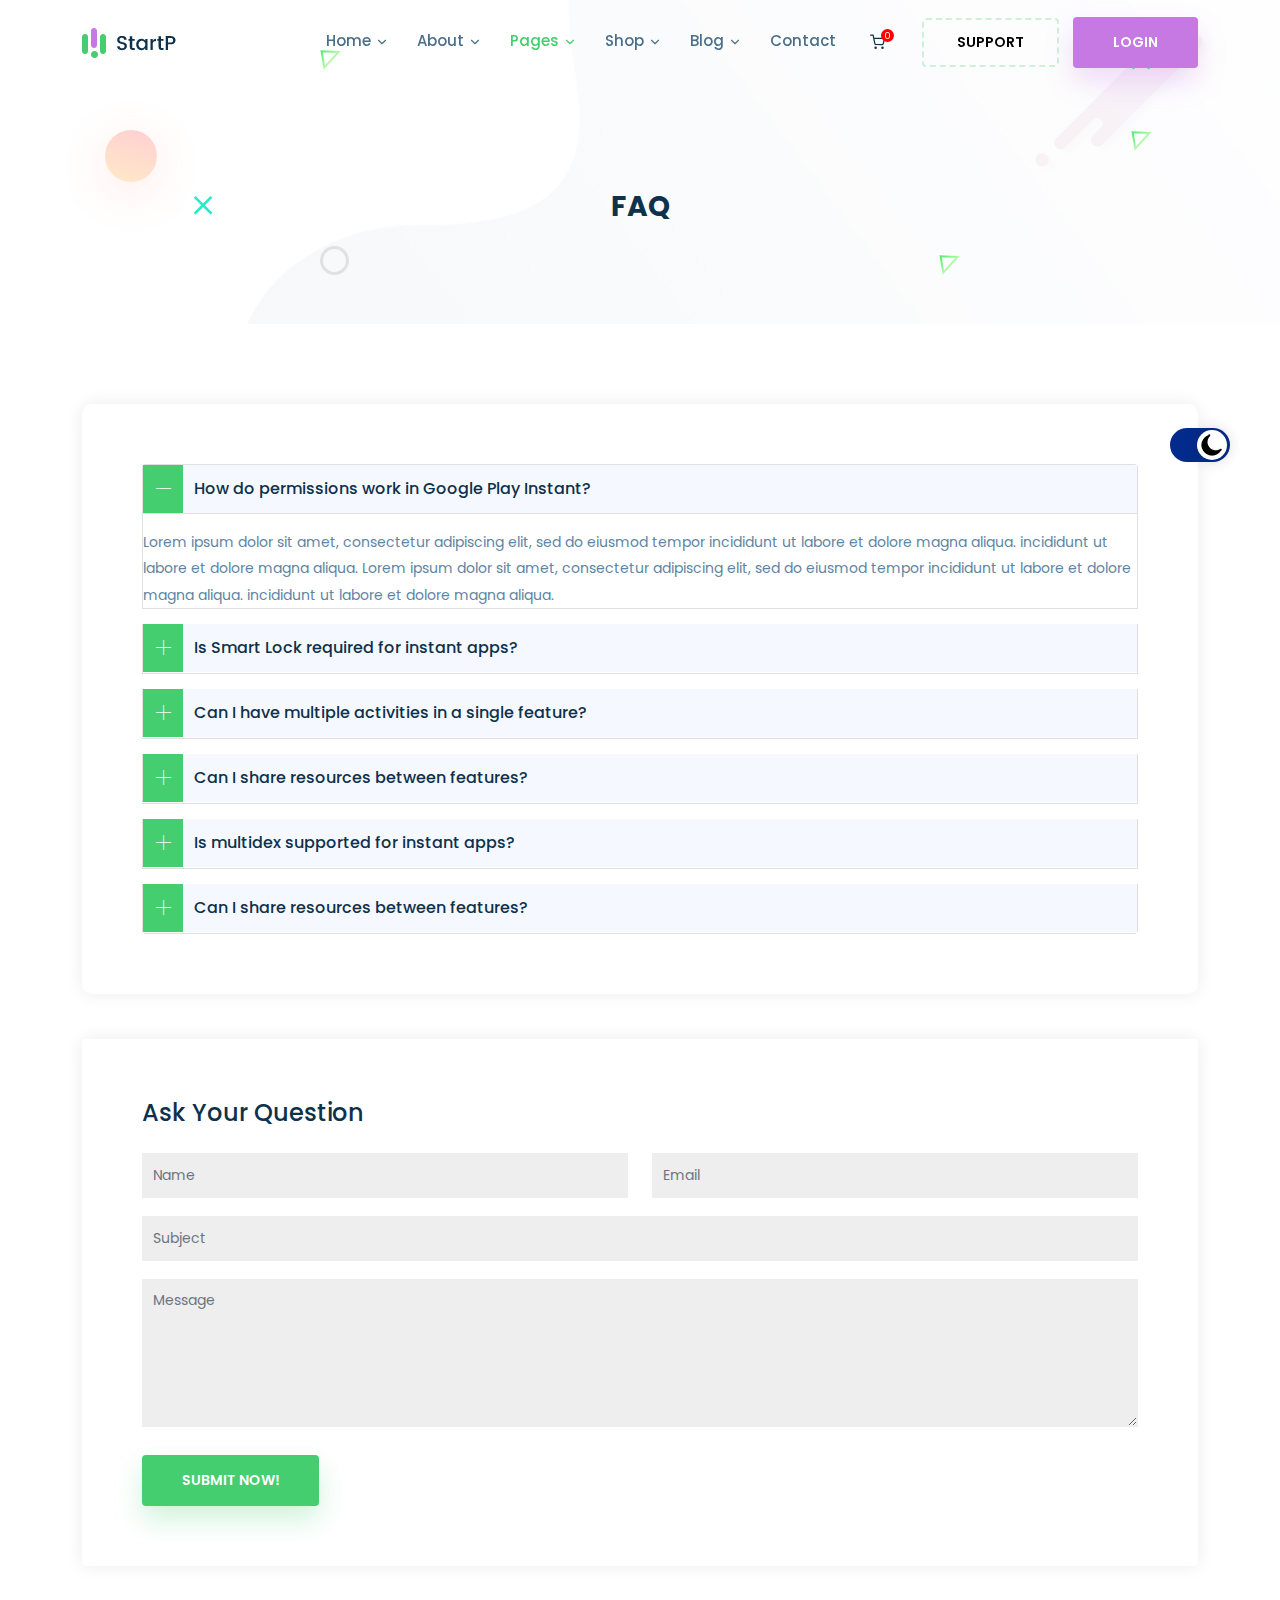
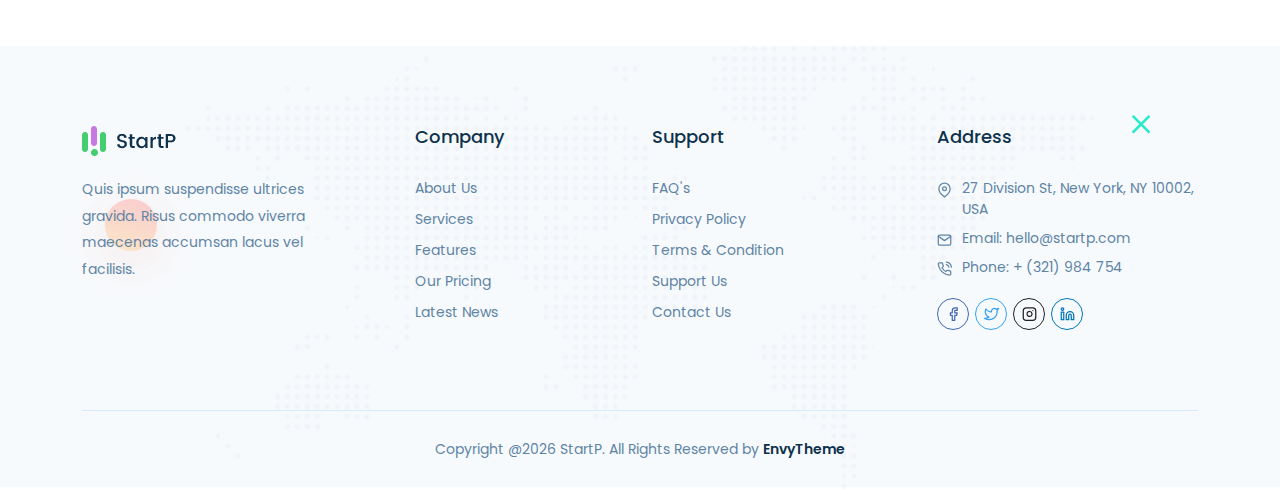
<file: faq.html>
<!doctype html>
<html lang="zxx" class="theme-light">
	<head>
		<!-- Required meta tags -->
		<meta charset="utf-8">
		<meta name="viewport" content="width=device-width, initial-scale=1, shrink-to-fit=no">
        
        <!-- All CSS Link -->
		<link rel="stylesheet" href="assets/css/bootstrap.min.css">
        <link rel="stylesheet" href="assets/css/animate.min.css">
        <link rel="stylesheet" href="assets/css/meanmenu.css">
        <link rel="stylesheet" href="assets/css/boxicons.min.css">
		<link rel="stylesheet" href="assets/css/magnific-popup.min.css">
        <link rel="stylesheet" href="assets/css/owl.carousel.min.css">
		<link rel="stylesheet" href="assets/css/flaticon.css">
		<link rel="stylesheet" href="assets/css/odometer.min.css">
		<link rel="stylesheet" href="assets/css/slick.min.css">
		<link rel="stylesheet" href="assets/css/style.css">
		<link rel="stylesheet" href="assets/css/responsive.css">
		<link rel="stylesheet" href="assets/css/dark-color/dark-style.css">
		
		<title>StartP - IT Startup & Digital Services HTML Template</title>

		<link rel="icon" type="image/png" href="assets/img/favicon.png">
	</head>
	
	<body>

		<!-- Start Preloader Area -->
        <div class="preloader">
			<div class="spinner"></div>
		</div>
        <!-- End Preloader Area -->

		<!-- Start Navbar Area -->
		<header id="header" class="headroom">
			<div class="startp-responsive-nav">
                <div class="container">
                    <div class="startp-responsive-menu">
                        <div class="logo black-logo">
                            <a href="index.html">
                                <img src="assets/img/logo.png" alt="logo">
                            </a>
                        </div>
						<div class="logo white-logo">
                            <a href="index.html">
                                <img src="assets/img/white-logo.png" alt="logo">
                            </a>
                        </div>
                    </div>
                </div>
            </div>

			<div class="startp-nav">
				<div class="container">
					<nav class="navbar navbar-expand-md navbar-light">
						<a class="navbar-brand black-logo" href="index.html"><img src="assets/img/logo.png" alt="logo"></a>
						<a class="navbar-brand white-logo" href="index.html"><img src="assets/img/white-logo.png" alt="logo"></a>

						<div class="collapse navbar-collapse mean-menu" id="navbarSupportedContent">
							<ul class="navbar-nav nav ml-auto">
								<li class="nav-item"><a href="#" class="nav-link">Home <i data-feather="chevron-down"></i></a>
									<ul class="dropdown_menu">
										<li class="nav-item"><a href="#" class="nav-link">Home One <i data-feather="chevron-right"></i></a>
											<ul class="dropdown_menu">
												<li class="nav-item"><a href="index.html" class="nav-link">Light Green</a></li>
												
												<li class="nav-item"><a href="brink-pink-index.html" class="nav-link">Brink Pink</a></li>
												
												<li class="nav-item"><a href="pink-index.html" class="nav-link">Pink</a></li>
		
												<li class="nav-item"><a href="purple-index.html" class="nav-link">Purple</a></li>
											</ul>
										</li>
										
										<li class="nav-item"><a href="#" class="nav-link">Home Two <i data-feather="chevron-right"></i></a>
											<ul class="dropdown_menu">
												<li class="nav-item"><a href="index-2.html" class="nav-link">Light Green</a></li>
												
												<li class="nav-item"><a href="brink-pink-index-2.html" class="nav-link">Brink Pink</a></li>
												
												<li class="nav-item"><a href="pink-index-2.html" class="nav-link">Pink</a></li>
		
												<li class="nav-item"><a href="purple-index-2.html" class="nav-link">Purple</a></li>
											</ul>
										</li>

										<li class="nav-item"><a href="#" class="nav-link">Home Three <i data-feather="chevron-right"></i></a>
											<ul class="dropdown_menu">
												<li class="nav-item"><a href="index-3.html" class="nav-link">Light Green</a></li>
												
												<li class="nav-item"><a href="brink-pink-index-3.html" class="nav-link">Brink Pink</a></li>
												
												<li class="nav-item"><a href="pink-index-3.html" class="nav-link">Pink</a></li>
		
												<li class="nav-item"><a href="purple-index-3.html" class="nav-link">Purple</a></li>
											</ul>
										</li>

										<li class="nav-item"><a href="#" class="nav-link">Home Four <i data-feather="chevron-right"></i></a>
											<ul class="dropdown_menu">
												<li class="nav-item"><a href="repair-index.html" class="nav-link">Light Green</a></li>
												
												<li class="nav-item"><a href="brink-pink-repair-index.html" class="nav-link">Brink Pink</a></li>
												
												<li class="nav-item"><a href="pink-repair-index.html" class="nav-link">Pink</a></li>
		
												<li class="nav-item"><a href="purple-repair-index.html" class="nav-link">Purple</a></li>
											</ul>
										</li>

										<li class="nav-item"><a href="#" class="nav-link">Home Five <i data-feather="chevron-right"></i></a>
											<ul class="dropdown_menu">
												<li class="nav-item"><a href="iot-index.html" class="nav-link">Light Green</a></li>
												
												<li class="nav-item"><a href="brink-pink-iot-index.html" class="nav-link">Brink Pink</a></li>
												
												<li class="nav-item"><a href="pink-iot-index.html" class="nav-link">Pink</a></li>
		
												<li class="nav-item"><a href="purple-iot-index.html" class="nav-link">Purple</a></li>
											</ul>
										</li>

										<li class="nav-item"><a href="#" class="nav-link">Home Six <i data-feather="chevron-right"></i></a>
											<ul class="dropdown_menu">
												<li class="nav-item"><a href="machine-learning-index.html" class="nav-link">Light Green</a></li>
												
												<li class="nav-item"><a href="brink-pink-machine-learning-index.html" class="nav-link">Brink Pink</a></li>
												
												<li class="nav-item"><a href="pink-machine-learning-index.html" class="nav-link">Pink</a></li>
		
												<li class="nav-item"><a href="purple-machine-learning-index.html" class="nav-link">Purple</a></li>
											</ul>
										</li>

										<li class="nav-item"><a href="#" class="nav-link">Home Seven <i data-feather="chevron-right"></i></a>
											<ul class="dropdown_menu">
												<li class="nav-item"><a href="machine-learning-index-2.html" class="nav-link">Light Green</a></li>
												
												<li class="nav-item"><a href="brink-pink-machine-learning-index-2.html" class="nav-link">Brink Pink</a></li>
												
												<li class="nav-item"><a href="pink-machine-learning-index-2.html" class="nav-link">Pink</a></li>
		
												<li class="nav-item"><a href="purple-machine-learning-index-2.html" class="nav-link">Purple</a></li>
											</ul>
										</li>
										
										<li class="nav-item"><a href="#" class="nav-link">Home Eight <i data-feather="chevron-right"></i></a>
											<ul class="dropdown_menu">
												<li class="nav-item"><a href="agency-index.html" class="nav-link">Light Green</a></li>
												
												<li class="nav-item"><a href="brink-pink-agency-index.html" class="nav-link">Brink Pink</a></li>
												
												<li class="nav-item"><a href="pink-agency-index.html" class="nav-link">Pink</a></li>
		
												<li class="nav-item"><a href="purple-agency-index.html" class="nav-link">Purple</a></li>
											</ul>
										</li>
										
										<li class="nav-item"><a href="#" class="nav-link">Home Nine <i data-feather="chevron-right"></i></a>
											<ul class="dropdown_menu">
												<li class="nav-item"><a href="agency-portfolio-index.html" class="nav-link">Light Green</a></li>
												
												<li class="nav-item"><a href="brink-pink-agency-portfolio-index.html" class="nav-link">Brink Pink</a></li>
												
												<li class="nav-item"><a href="pink-agency-portfolio-index.html" class="nav-link">Pink</a></li>
		
												<li class="nav-item"><a href="purple-agency-portfolio-index.html" class="nav-link">Purple</a></li>
											</ul>
										</li>

										<li class="nav-item"><a href="#" class="nav-link">Home Ten <i data-feather="chevron-right"></i></a>
											<ul class="dropdown_menu">
												<li class="nav-item"><a href="bigdata-analytics-index.html" class="nav-link">Light Green</a></li>
												
												<li class="nav-item"><a href="brink-pink-bigdata-analytics-index.html" class="nav-link">Brink Pink</a></li>
												
												<li class="nav-item"><a href="pink-bigdata-analytics-index.html" class="nav-link">Pink</a></li>
		
												<li class="nav-item"><a href="purple-bigdata-analytics-index.html" class="nav-link">Purple</a></li>
											</ul>
										</li>
										
										<li class="nav-item"><a href="#" class="nav-link">Home Static Image <i data-feather="chevron-right"></i></a>
											<ul class="dropdown_menu">
												<li class="nav-item"><a href="static-image-index.html" class="nav-link">Demo 1</a></li>
												
												<li class="nav-item"><a href="static-image-index-2.html" class="nav-link">Demo 2</a></li>
												
												<li class="nav-item"><a href="static-image-index-3.html" class="nav-link">Demo 3</a></li>
											</ul>
										</li>
									</ul>
								</li>

								<li class="nav-item"><a href="#" class="nav-link">About <i data-feather="chevron-down"></i></a>
									<ul class="dropdown_menu">
										<li class="nav-item"><a href="about-1.html" class="nav-link">About Style 1</a></li>
										
										<li class="nav-item"><a href="about-2.html" class="nav-link">About Style 2</a></li>
                                        
										<li class="nav-item"><a href="about-3.html" class="nav-link">About Style 3</a></li>
									</ul>
								</li>
								
								<li class="nav-item"><a href="#" class="nav-link active">Pages <i data-feather="chevron-down"></i></a>
									<ul class="dropdown_menu">
										<li class="nav-item"><a href="#" class="nav-link">Features <i data-feather="chevron-right"></i></a>
											<ul class="dropdown_menu">
												<li class="nav-item"><a href="features.html" class="nav-link">Features</a></li>

												<li class="nav-item"><a href="single-features.html" class="nav-link">Features Details</a></li>
											</ul>
										</li>

										<li class="nav-item"><a href="#" class="nav-link">Services <i data-feather="chevron-right"></i></a>
											<ul class="dropdown_menu">
												<li class="nav-item"><a href="services-1.html" class="nav-link">Services Style 1</a></li>

												<li class="nav-item"><a href="services-2.html" class="nav-link">Services Style 2</a></li>

												<li class="nav-item"><a href="services-3.html" class="nav-link">Services Style 3</a></li>
                                                
                                                <li class="nav-item"><a href="services-4.html" class="nav-link">Services Style 4</a></li>
                                                
												<li class="nav-item"><a href="services-5.html" class="nav-link">Services Style 5</a></li>

												<li class="nav-item"><a href="single-services.html" class="nav-link">Services Details</a></li>
											</ul>
										</li>

										<li class="nav-item"><a href="feedback.html" class="nav-link">Feedback</a></li>
										
										<li class="nav-item"><a href="#" class="nav-link">Project <i data-feather="chevron-right"></i></a>
											<ul class="dropdown_menu">
												<li class="nav-item"><a href="project-1.html" class="nav-link">Project Style 1</a></li>

												<li class="nav-item"><a href="project-2.html" class="nav-link">Project Style 2</a></li>
												
												<li class="nav-item"><a href="single-project.html" class="nav-link">Project Details</a></li>
											</ul>
										</li>

										<li class="nav-item"><a href="team.html" class="nav-link">Team</a></li>

										<li class="nav-item"><a href="pricing.html" class="nav-link">Pricing</a></li>

										<li class="nav-item"><a href="#" class="nav-link">User <i data-feather="chevron-right"></i></a>
											<ul class="dropdown_menu">
												<li class="nav-item"><a href="login.html" class="nav-link">Login</a></li>
												
												<li class="nav-item"><a href="register.html" class="nav-link">Register</a></li>

												<li class="nav-item"><a href="forgot-password.html" class="nav-link">Forgot Password</a></li>
											</ul>
										</li>
										
										<li class="nav-item"><a href="privacy-policy.html" class="nav-link">Privacy Policy</a></li>
										
										<li class="nav-item"><a href="terms-conditions.html" class="nav-link">Terms & Conditions</a></li>
										
										<li class="nav-item"><a href="faq.html" class="nav-link active">FAQ</a></li>

										<li class="nav-item"><a href="coming-soon.html" class="nav-link">Coming Soon</a></li>

										<li class="nav-item"><a href="404-error.html" class="nav-link">404 Error Page</a></li>
									</ul>
								</li>
								
								<li class="nav-item"><a href="#" class="nav-link">Shop <i data-feather="chevron-down"></i></a>
									<ul class="dropdown_menu">
										<li class="nav-item"><a href="shop.html" class="nav-link">Shop</a></li>
										
										<li class="nav-item"><a href="single-products.html" class="nav-link">Single Products</a></li>

										<li class="nav-item"><a href="cart.html" class="nav-link">Cart</a></li>

										<li class="nav-item"><a href="checkout.html" class="nav-link">Checkout</a></li>
									</ul>
								</li>

								<li class="nav-item"><a href="#" class="nav-link">Blog <i data-feather="chevron-down"></i></a>
									<ul class="dropdown_menu">
										<li class="nav-item"><a href="blog-1.html" class="nav-link">Blog Grid</a></li>

										<li class="nav-item"><a href="blog-2.html" class="nav-link">Blog Right Sidebar</a></li>

										<li class="nav-item"><a href="blog-3.html" class="nav-link">Blog Grid 2</a></li>

										<li class="nav-item"><a href="blog-4.html" class="nav-link">Blog Right Sidebar 2</a></li>

										<li class="nav-item"><a href="blog-5.html" class="nav-link">Blog Grid 3</a></li>

										<li class="nav-item"><a href="blog-6.html" class="nav-link">Blog Right Sidebar 3</a></li>
										
										<li class="nav-item"><a href="single-blog.html" class="nav-link">Blog Details</a></li>
									</ul>
								</li>

								<li class="nav-item"><a href="contact.html" class="nav-link">Contact</a></li>
							</ul>
						</div>

						<div class="others-option">
							<a href="cart.html" class="cart-wrapper-btn"><i data-feather="shopping-cart"></i><span>0</span></a>
							<a href="contact.html" class="btn btn-light">Support</a>
							<a href="login.html" class="btn btn-primary">Login</a>
						</div>
					</nav>
				</div> 
			</div>

			<div class="others-option-for-responsive">
                <div class="container">
                    <div class="dot-menu">
                        <div class="inner">
                            <div class="circle circle-one"></div>
                            <div class="circle circle-two"></div>
                            <div class="circle circle-three"></div>
                        </div>
                    </div>
                    
                    <div class="container">
                        <div class="option-inner">
                            <div class="others-option">
								<a href="cart.html" class="cart-wrapper-btn"><i data-feather="shopping-cart"></i><span>0</span></a>
								<a href="contact.html" class="btn btn-light">Support</a>
								<a href="login.html" class="btn btn-primary">Login</a>
							</div>
                        </div>
                    </div>
                </div>
            </div>
		</header>
		<!-- End Navbar Area -->

        <!-- Start Page Title -->
        <div class="page-title-area">
            <div class="d-table">
                <div class="d-table-cell">
                    <div class="container">
                        <h2>FAQ</h2>
                    </div>
                </div>
			</div>
			
			<div class="shape1"><img src="assets/img/shape1.png" alt="shape"></div>
			<div class="shape2 rotateme"><img src="assets/img/shape2.svg" alt="shape"></div>
			<div class="shape3"><img src="assets/img/shape3.svg" alt="shape"></div>
			<div class="shape4"><img src="assets/img/shape4.svg" alt="shape"></div>
			<div class="shape5"><img src="assets/img/shape5.png" alt="shape"></div>
			<div class="shape6 rotateme"><img src="assets/img/shape4.svg" alt="shape"></div>
			<div class="shape7"><img src="assets/img/shape4.svg" alt="shape"></div>
			<div class="shape8 rotateme"><img src="assets/img/shape2.svg" alt="shape"></div>
        </div>
        <!-- End Page Title -->
        
        <!-- Start FAQ Area -->
		<div class="faq-area ptb-80">
			<div class="container">
				<div class="faq-accordion">
					<ul class="accordion">
						<li class="accordion-item">
							<a class="accordion-title active" href="javascript:void(0)"><i class="flaticon-plus"></i> How do permissions work in Google Play Instant?</a>
							<p class="accordion-content show">Lorem ipsum dolor sit amet, consectetur adipiscing elit, sed do eiusmod tempor incididunt ut labore et dolore magna aliqua. incididunt ut labore et dolore magna aliqua. Lorem ipsum dolor sit amet, consectetur adipiscing elit, sed do eiusmod tempor incididunt ut labore et dolore magna aliqua. incididunt ut labore et dolore magna aliqua.</p>
						</li>
						
						<li class="accordion-item">
							<a class="accordion-title" href="javascript:void(0)"><i class="flaticon-plus"></i> Is Smart Lock required for instant apps?</a>
							<p class="accordion-content">Lorem ipsum dolor sit amet, consectetur adipiscing elit, sed do eiusmod tempor incididunt ut labore et dolore magna aliqua. incididunt ut labore et dolore magna aliqua. Lorem ipsum dolor sit amet, consectetur adipiscing elit, sed do eiusmod tempor incididunt ut labore et dolore magna aliqua. incididunt ut labore et dolore magna aliqua.</p>
						</li>
						
						<li class="accordion-item">
							<a class="accordion-title" href="javascript:void(0)"><i class="flaticon-plus"></i> Can I have multiple activities in a single feature?</a>
							<p class="accordion-content">Lorem ipsum dolor sit amet, consectetur adipiscing elit, sed do eiusmod tempor incididunt ut labore et dolore magna aliqua. incididunt ut labore et dolore magna aliqua. Lorem ipsum dolor sit amet, consectetur adipiscing elit, sed do eiusmod tempor incididunt ut labore et dolore magna aliqua. incididunt ut labore et dolore magna aliqua.</p>
						</li>
						
						<li class="accordion-item">
							<a class="accordion-title" href="javascript:void(0)"><i class="flaticon-plus"></i> Can I share resources between features?</a>
							<p class="accordion-content">Lorem ipsum dolor sit amet, consectetur adipiscing elit, sed do eiusmod tempor incididunt ut labore et dolore magna aliqua. incididunt ut labore et dolore magna aliqua. Lorem ipsum dolor sit amet, consectetur adipiscing elit, sed do eiusmod tempor incididunt ut labore et dolore magna aliqua. incididunt ut labore et dolore magna aliqua.</p>
						</li>
						
						<li class="accordion-item">
							<a class="accordion-title" href="javascript:void(0)"><i class="flaticon-plus"></i> Is multidex supported for instant apps?</a>
							<p class="accordion-content">Lorem ipsum dolor sit amet, consectetur adipiscing elit, sed do eiusmod tempor incididunt ut labore et dolore magna aliqua. incididunt ut labore et dolore magna aliqua. Lorem ipsum dolor sit amet, consectetur adipiscing elit, sed do eiusmod tempor incididunt ut labore et dolore magna aliqua. incididunt ut labore et dolore magna aliqua.</p>
						</li>
						
						<li class="accordion-item">
							<a class="accordion-title" href="javascript:void(0)"><i class="flaticon-plus"></i> Can I share resources between features?</a>
							<p class="accordion-content">Lorem ipsum dolor sit amet, consectetur adipiscing elit, sed do eiusmod tempor incididunt ut labore et dolore magna aliqua. incididunt ut labore et dolore magna aliqua. Lorem ipsum dolor sit amet, consectetur adipiscing elit, sed do eiusmod tempor incididunt ut labore et dolore magna aliqua. incididunt ut labore et dolore magna aliqua.</p>
						</li>
					</ul>
				</div>

				<div class="faq-contact">
					<h3>Ask Your Question</h3>
					<form>
						<div class="row">
							<div class="col-lg-6 col-md-6">
								<div class="form-group">
									<input type="text" placeholder="Name" class="form-control">
								</div>
							</div>
							
							<div class="col-lg-6 col-md-6">
								<div class="form-group">
									<input type="email" placeholder="Email" class="form-control">
								</div>
							</div>
							
							<div class="col-lg-12 col-md-12">
								<div class="form-group">
									<input type="text" placeholder="Subject" class="form-control">
								</div>
							</div>
							
							<div class="col-lg-12 col-md-12">
								<div class="form-group">
									<textarea name="message" cols="30" rows="6" placeholder="Message" class="form-control"></textarea>
								</div>
							</div>
							
							<div class="col-lg-12 col-md-12">
								<button class="btn btn-primary" type="submit">Submit Now!</button>
							</div>
						</div>
					</form>
				</div>
			</div>
		</div>
		<!-- End FAQ Area -->

		<!-- Start Footer Area -->
		<footer class="footer-area bg-f7fafd">
			<div class="container">
				<div class="row">
					<div class="col-lg-3 col-md-6 col-sm-6">
						<div class="single-footer-widget">
							<div class="logo black-logo">
								<a href="index.html"><img src="assets/img/logo.png" alt="logo"></a>
							</div>
							<div class="logo white-logo">
								<a href="index.html"><img src="assets/img/white-logo.png" alt="logo"></a>
							</div>
							<p>Quis ipsum suspendisse ultrices gravida. Risus commodo viverra maecenas accumsan lacus vel facilisis.</p>
						</div>
					</div>

					<div class="col-lg-3 col-md-6 col-sm-6">
						<div class="single-footer-widget pl-5">
							<h3>Company</h3>
							<ul class="list">
								<li><a href="about-1.html">About Us</a></li>
								<li><a href="services-1.html">Services</a></li>
								<li><a href="features.html">Features</a></li>
								<li><a href="pricing.html">Our Pricing</a></li>
								<li><a href="blog-1.html">Latest News</a></li>
							</ul>
						</div>
					</div>

					<div class="col-lg-3 col-md-6 col-sm-6">
						<div class="single-footer-widget">
							<h3>Support</h3>
							<ul class="list">
								<li><a href="faq.html">FAQ's</a></li>
								<li><a href="privacy-policy.html">Privacy Policy</a></li>
								<li><a href="terms-conditions.html">Terms & Condition</a></li>
								<li><a href="contact.html">Support Us</a></li>
								<li><a href="contact.html">Contact Us</a></li>
							</ul>
						</div>
					</div>

					<div class="col-lg-3 col-md-6 col-sm-6">
						<div class="single-footer-widget">
							<h3>Address</h3>
							
							<ul class="footer-contact-info">
								<li><i data-feather="map-pin"></i> 27 Division St, New York, NY 10002, USA</li>
								<li><i data-feather="mail"></i> Email: <a href="mailto:hello@startp.com">hello@startp.com</a></li>
								<li><i data-feather="phone-call"></i> Phone: <a href="tel:+ (321) 984 754">+ (321) 984 754</a></li>
							</ul>
							<ul class="social-links">
								<li><a href="#" class="facebook" target="_blank"><i data-feather="facebook"></i></a></li>
								<li><a href="#" class="twitter" target="_blank"><i data-feather="twitter"></i></a></li>
								<li><a href="#" class="instagram" target="_blank"><i data-feather="instagram"></i></a></li>
								<li><a href="#" class="linkedin" target="_blank"><i data-feather="linkedin"></i></a></li>
							</ul>
						</div>
					</div>

					<div class="col-lg-12 col-md-12">
						<div class="copyright-area">
							<p>Copyright @<script>document.write(new Date().getFullYear())</script> StartP. All Rights Reserved by <a href="https://envytheme.com/" target="_blank">EnvyTheme</a></p>
						</div>
					</div>
				</div>
			</div>

			<img src="assets/img/map.png" class="map" alt="map">
			<div class="shape1"><img src="assets/img/shape1.png" alt="shape"></div>
			<div class="shape8 rotateme"><img src="assets/img/shape2.svg" alt="shape"></div>
		</footer>
		<!-- End Footer Area -->

		<div class="go-top"><i data-feather="arrow-up"></i></div>

		<!-- Dark/Light Toggle -->
		<div class="dark-version">
            <label id="switch" class="switch">
                <input type="checkbox" onchange="toggleTheme()" id="slider">
                <span class="slider round"></span>
            </label>
        </div>
		
		<!-- All JS Link -->
		<script src="assets/js/jquery.min.js"></script>
		<script src="assets/js/bootstrap.bundle.min.js"></script>
		<script src="assets/js/meanmenu.min.js"></script>
		<script src="assets/js/wow.min.js"></script>
		<script src="assets/js/magnific-popup.min.js"></script>
		<script src="assets/js/appear.min.js"></script>
		<script src="assets/js/odometer.min.js"></script>
        <script src="assets/js/slick.min.js"></script>
        <script src="assets/js/imagesloaded.pkgd.min.js"></script>
        <script src="assets/js/isotope.pkgd.min.js"></script>
        <script src="assets/js/owl.carousel.min.js"></script>
		<script src="assets/js/feather.min.js"></script>
        <script src="assets/js/form-validator.min.js"></script>
        <script src="assets/js/contact-form-script.js"></script>
		<script src="assets/js/main.js"></script>
	</body>
</html>
</file>
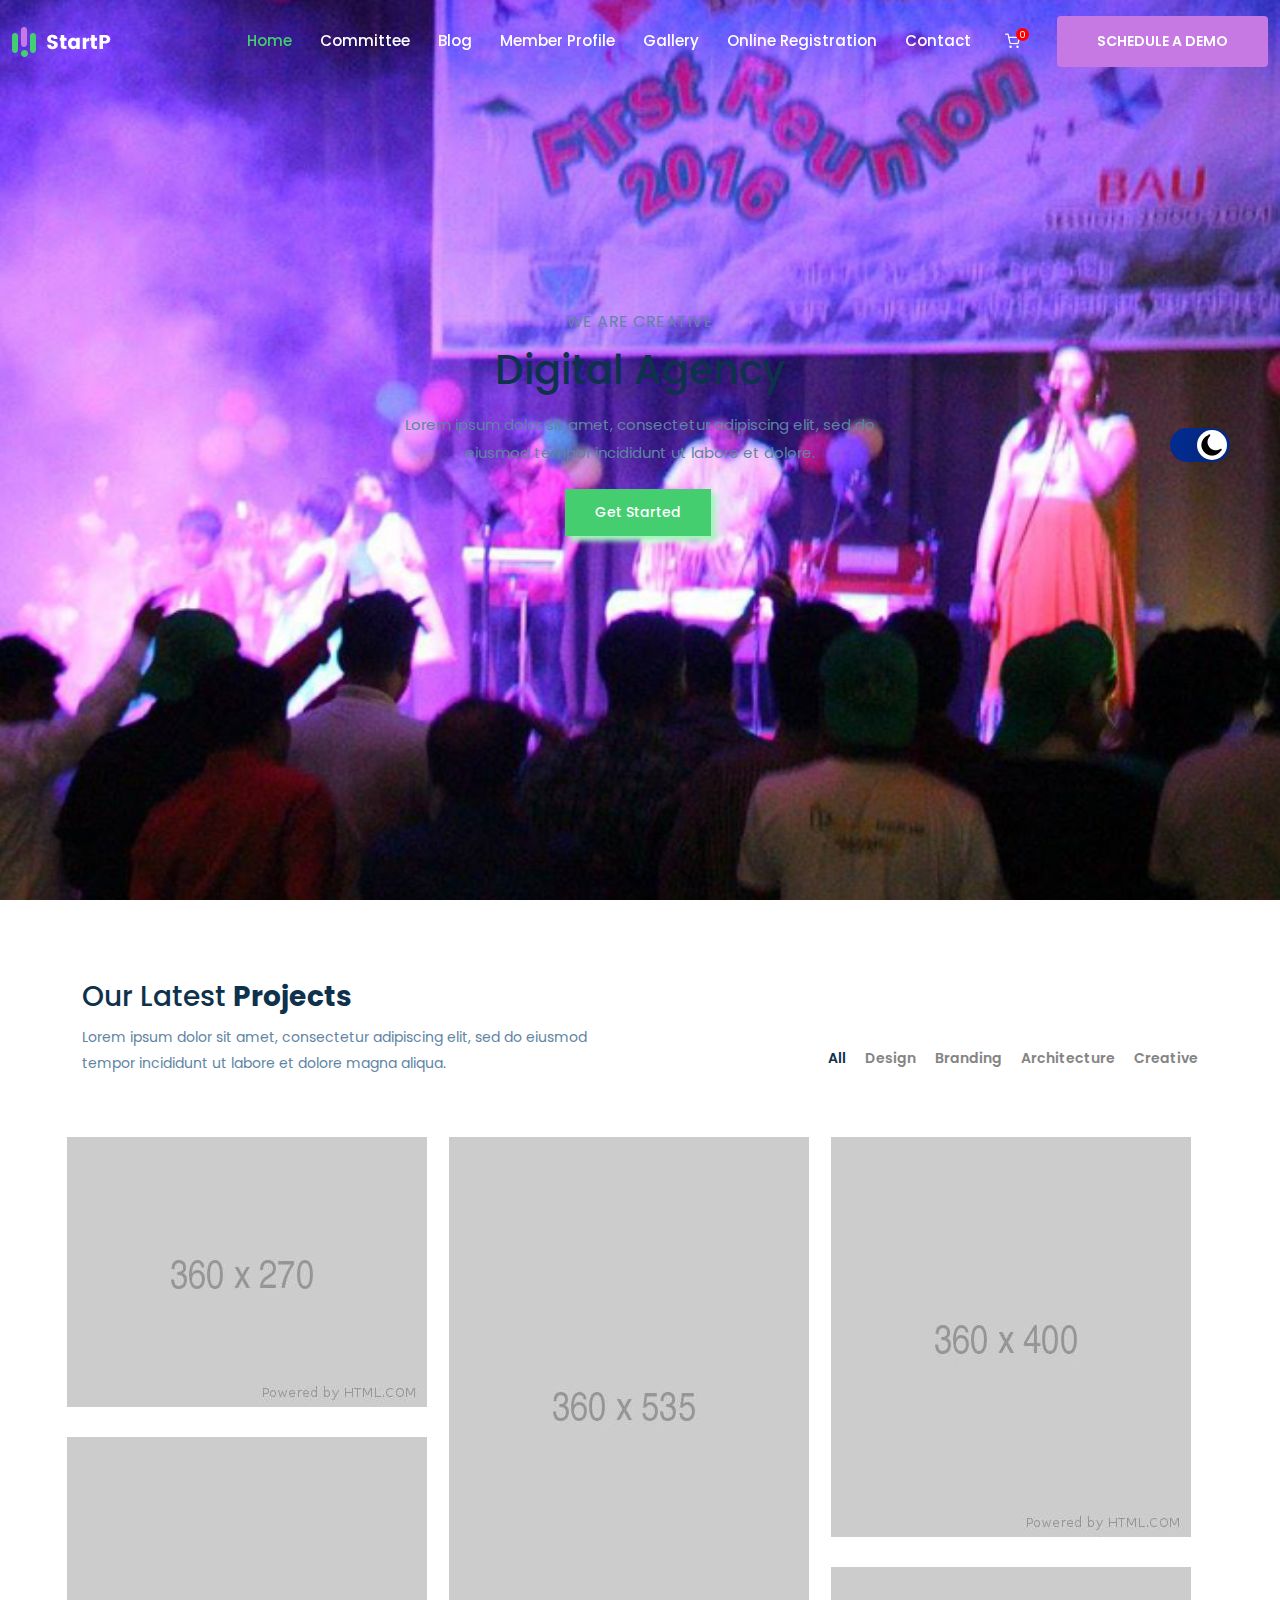
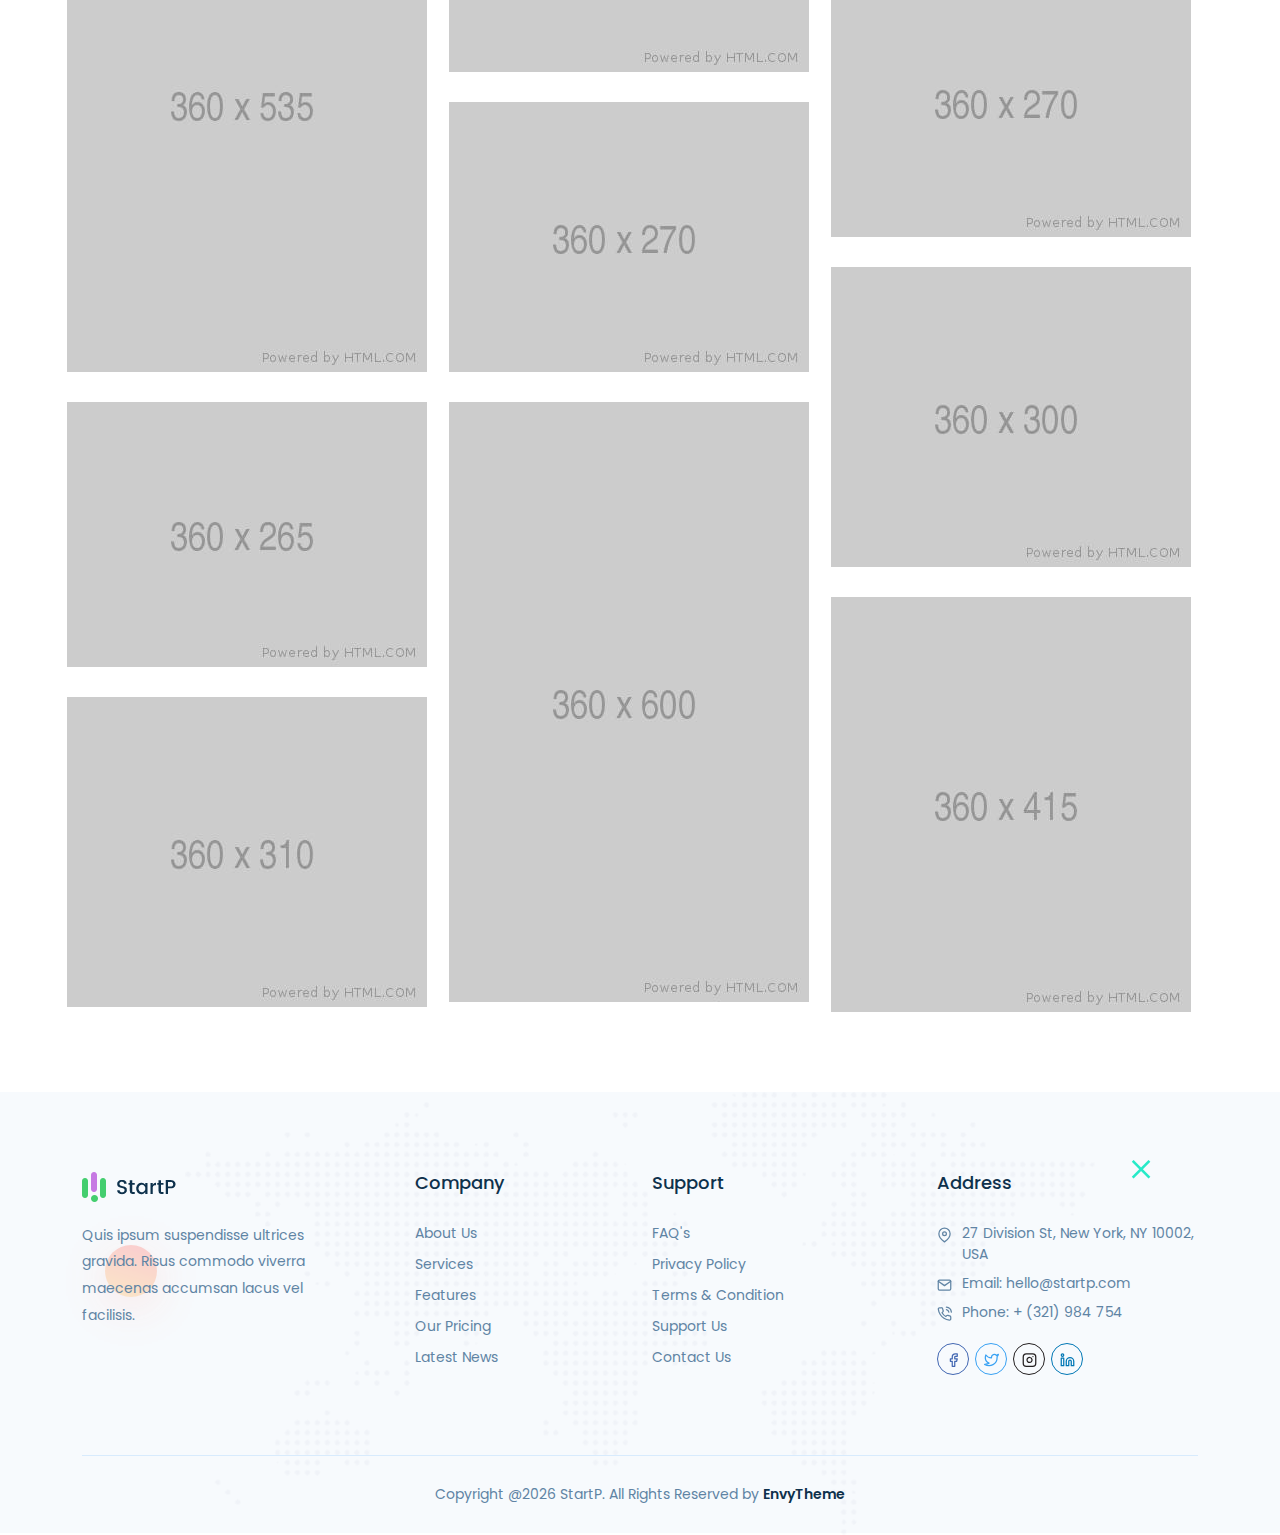
<file: gellary.html>
<!doctype html>
<html lang="zxx" class="theme-light">
	<head>
		<!-- Required meta tags -->
		<meta charset="utf-8">
		<meta name="viewport" content="width=device-width, initial-scale=1, shrink-to-fit=no">
        
        <!-- All CSS Link -->
		<link rel="stylesheet" href="assets/css/bootstrap.min.css">
        <link rel="stylesheet" href="assets/css/animate.min.css">
        <link rel="stylesheet" href="assets/css/meanmenu.css">
        <link rel="stylesheet" href="assets/css/boxicons.min.css">
		<link rel="stylesheet" href="assets/css/magnific-popup.min.css">
        <link rel="stylesheet" href="assets/css/owl.carousel.min.css">
		<link rel="stylesheet" href="assets/css/flaticon.css">
		<link rel="stylesheet" href="assets/css/odometer.min.css">
		<link rel="stylesheet" href="assets/css/slick.min.css">
		<link rel="stylesheet" href="assets/css/style.css">
		<link rel="stylesheet" href="assets/css/responsive.css">
		<link rel="stylesheet" href="assets/css/dark-color/dark-style.css">
		
		<title>StartP - IT Startup & Digital Services HTML Template</title>

		<link rel="icon" type="image/png" href="assets/img/favicon.png">
	</head>
	
	<body>
		
		<!-- Start Preloader Area -->
        <div class="preloader">
			<div class="spinner"></div>
		</div>
        <!-- End Preloader Area -->

		<!-- Start Navbar Area -->
		<header id="header" class="headroom navbar-color-white">
			<div class="startp-responsive-nav">
                <div class="container">
                    <div class="startp-responsive-menu">
                        <div class="logo">
                            <a href="bigdata-analytics-index.html">
                                <img src="assets/img/white-logo.png" alt="logo">
                            </a>
                        </div>
                    </div>
                </div>
            </div>

            <div class="startp-nav">
				<div class="container-fluid">
					<nav class="navbar navbar-expand-md navbar-light">
						<a class="navbar-brand" href="bigdata-analytics-index.html"><img src="assets/img/white-logo.png" alt="logo"></a>

						<div class="collapse navbar-collapse mean-menu" id="navbarSupportedContent">
							<ul class="navbar-nav nav ml-auto">
								<li class="nav-item"><a href="index.html" class="nav-link active">Home</a></li>
								<li class="nav-item"><a href="#committee" class="nav-link">Committee</a></li>
								<li class="nav-item"><a href="#blog" class="nav-link">Blog</a></li>
								<li class="nav-item"><a href="#memberProfile" class="nav-link">Member Profile</a></li>
								<li class="nav-item"><a href="gellary.html" class="nav-link">Gallery</a></li>
								<li class="nav-item"><a href="register.html" class="nav-link">Online Registration</a></li>						
								<li class="nav-item"><a href="contact.html" class="nav-link">Contact</a></li>
							</ul>
						</div>

						<div class="others-option">
							<a href="cart.html" class="cart-wrapper-btn"><i data-feather="shopping-cart"></i><span>0</span></a>
							<a href="#" class="btn btn-primary">Schedule a Demo</a>
						</div>
					</nav>
				</div> 
			</div>

			<div class="others-option-for-responsive">
                <div class="container">
                    <div class="dot-menu">
                        <div class="inner">
                            <div class="circle circle-one"></div>
                            <div class="circle circle-two"></div>
                            <div class="circle circle-three"></div>
                        </div>
                    </div>
                    
                    <div class="container">
                        <div class="option-inner">
                            <div class="others-option">
								<a href="cart.html" class="cart-wrapper-btn"><i data-feather="shopping-cart"></i><span>0</span></a>
                                <a href="#" class="btn btn-primary">Schedule a Demo</a>
							</div>
                        </div>
                    </div>
                </div>
            </div>
		</header>
		<!-- End Navbar Area -->

        <!-- Start Main Banner Area -->
        <div class="agency-portfolio-home-slides owl-carousel owl-theme">
            <div class="agency-portfolio-main-banner portfolio-banner-bg1">
                <div class="d-table">
                    <div class="d-table-cell">
                        <div class="container">
                            <div class="portfolio-banner-content">
                                <span class="sub-title">We are Creative</span>
                                <h1>Digital Agency</h1>
                                <p>Lorem ipsum dolor sit amet, consectetur adipiscing elit, sed do eiusmod tempor incididunt ut labore et dolore.</p>
                                <a href="contact.html" class="btn btn-secondary">Get Started</a>
                            </div>
                        </div>
                    </div>
                </div>
            </div>

            <div class="agency-portfolio-main-banner portfolio-banner-bg2">
                <div class="d-table">
                    <div class="d-table-cell">
                        <div class="container">
                            <div class="portfolio-banner-content">
                                <span class="sub-title">We are Digital</span>
                                <h1>UX/UI Design</h1>
                                <p>Lorem ipsum dolor sit amet, consectetur adipiscing elit, sed do eiusmod tempor incididunt ut labore et dolore.</p>
                                <a href="contact.html" class="btn btn-secondary">Get Started</a>
                            </div>
                        </div>
                    </div>
                </div>
            </div>

            <div class="agency-portfolio-main-banner portfolio-banner-bg3">
                <div class="d-table">
                    <div class="d-table-cell">
                        <div class="container">
                            <div class="portfolio-banner-content">
                                <span class="sub-title">We are Agency</span>
                                <h1>Digital Marketing</h1>
                                <p>Lorem ipsum dolor sit amet, consectetur adipiscing elit, sed do eiusmod tempor incididunt ut labore et dolore.</p>
                                <a href="contact.html" class="btn btn-secondary">Get Started</a>
                            </div>
                        </div>
                    </div>
                </div>
            </div>
        </div>
        <!-- End Main Banner Area -->
        
        <div class="our-latest-projects ptb-80">
            <div class="container">
                <div class="row align-items-center">
                    <div class="col-lg-6 col-md-12">
                        <div class="section-title text-start">
                            <h2>Our Latest <span>Projects</span></h2>
                            <p>Lorem ipsum dolor sit amet, consectetur adipiscing elit, sed do eiusmod tempor incididunt ut labore et dolore magna aliqua.</p>
                        </div>
                    </div>

                    <div class="col-lg-6 col-md-12">
                        <div class="shorting-menu">
                            <button class="active" data-filter="*">All</button>
                            <button data-filter=".design">Design</button>
                            <button data-filter=".branding">Branding</button>
                            <button data-filter=".architecture">Architecture</button>
                            <button data-filter=".creative">Creative</button>
                        </div>
                    </div>
                </div>

                <div class="projects-items">
                    <div class="col-lg-4 col-sm-6 design grid-item">
                        <div class="single-latest-projects">
                            <img src="assets/img/agency-portfolio-projects/img1.jpg" alt="image">

                            <div class="content">
                                <span>Design</span>
                                <h3>Creative Woman</h3>
                            </div>
                            <a href="single-project.html" class="link-btn"></a>
                        </div>
                    </div>

                    <div class="col-lg-4 col-sm-6 branding grid-item">
                        <div class="single-latest-projects">
                            <img src="assets/img/agency-portfolio-projects/img2.jpg" alt="image">

                            <div class="content">
                                <span>Camera</span>
                                <h3>Worldwide Photography</h3>
                            </div>
                            <a href="single-project.html" class="link-btn"></a>
                        </div>
                    </div>

                    <div class="col-lg-4 col-sm-6 architecture grid-item">
                        <div class="single-latest-projects">
                            <img src="assets/img/agency-portfolio-projects/img3.jpg" alt="image">

                            <div class="content">
                                <span>Design</span>
                                <h3>Creative Design</h3>
                            </div>
                            <a href="single-project.html" class="link-btn"></a>
                        </div>
                    </div>

                    <div class="col-lg-4 col-sm-6 creative grid-item">
                        <div class="single-latest-projects">
                            <img src="assets/img/agency-portfolio-projects/img4.jpg" alt="image">

                            <div class="content">
                                <span>Tower</span>
                                <h3>Creative Tower</h3>
                            </div>
                            <a href="single-project.html" class="link-btn"></a>
                        </div>
                    </div>

                    <div class="col-lg-4 col-sm-6 branding grid-item">
                        <div class="single-latest-projects">
                            <img src="assets/img/agency-portfolio-projects/img6.jpg" alt="image">

                            <div class="content">
                                <span>Design</span>
                                <h3>Creative World</h3>
                            </div>
                            <a href="single-project.html" class="link-btn"></a>
                        </div>
                    </div>

                    <div class="col-lg-4 col-sm-6 design grid-item">
                        <div class="single-latest-projects">
                            <img src="assets/img/agency-portfolio-projects/img5.jpg" alt="image">

                            <div class="content">
                                <span>Design</span>
                                <h3>Creative Style</h3>
                            </div>
                            <a href="single-project.html" class="link-btn"></a>
                        </div>
                    </div>

                    <div class="col-lg-4 col-sm-6 design creative grid-item">
                        <div class="single-latest-projects">
                            <img src="assets/img/agency-portfolio-projects/img9.jpg" alt="image">

                            <div class="content">
                                <span>Design</span>
                                <h3>Creative Woman</h3>
                            </div>
                            <a href="single-project.html" class="link-btn"></a>
                        </div>
                    </div>

                    <div class="col-lg-4 col-sm-6 creative grid-item">
                        <div class="single-latest-projects">
                            <img src="assets/img/agency-portfolio-projects/img8.jpg" alt="image">

                            <div class="content">
                                <span>Design</span>
                                <h3>Creative Woman</h3>
                            </div>
                            <a href="single-project.html" class="link-btn"></a>
                        </div>
                    </div>
                    
                    <div class="col-lg-4 col-sm-6 architecture grid-item">
                        <div class="single-latest-projects">
                            <img src="assets/img/agency-portfolio-projects/img7.jpg" alt="image">

                            <div class="content">
                                <span>Design</span>
                                <h3>Creative Woman</h3>
                            </div>
                            <a href="single-project.html" class="link-btn"></a>
                        </div>
                    </div>

                    <div class="col-lg-4 col-sm-6 architecture grid-item">
                        <div class="single-latest-projects">
                            <img src="assets/img/agency-portfolio-projects/img11.jpg" alt="image">

                            <div class="content">
                                <span>Design</span>
                                <h3>Creative Woman</h3>
                            </div>
                            <a href="single-project.html" class="link-btn"></a>
                        </div>
                    </div>

                    <div class="col-lg-4 col-sm-6 branding grid-item">
                        <div class="single-latest-projects">
                            <img src="assets/img/agency-portfolio-projects/img10.jpg" alt="image">

                            <div class="content">
                                <span>Design</span>
                                <h3>Creative Woman</h3>
                            </div>
                            <a href="single-project.html" class="link-btn"></a>
                        </div>
                    </div>
                </div>
            </div>
        </div>
       
		<!-- Start Footer Area -->
		<footer class="footer-area bg-f7fafd">
			<div class="container">
				<div class="row">
					<div class="col-lg-3 col-md-6 col-sm-6">
						<div class="single-footer-widget">
							<div class="logo black-logo">
								<a href="index.html"><img src="assets/img/logo.png" alt="logo"></a>
							</div>
							<div class="logo white-logo">
								<a href="index.html"><img src="assets/img/white-logo.png" alt="logo"></a>
							</div>
							<p>Quis ipsum suspendisse ultrices gravida. Risus commodo viverra maecenas accumsan lacus vel facilisis.</p>
						</div>
					</div>

					<div class="col-lg-3 col-md-6 col-sm-6">
						<div class="single-footer-widget pl-5">
							<h3>Company</h3>
							<ul class="list">
								<li><a href="about-1.html">About Us</a></li>
								<li><a href="services-1.html">Services</a></li>
								<li><a href="features.html">Features</a></li>
								<li><a href="pricing.html">Our Pricing</a></li>
								<li><a href="blog-1.html">Latest News</a></li>
							</ul>
						</div>
					</div>

					<div class="col-lg-3 col-md-6 col-sm-6">
						<div class="single-footer-widget">
							<h3>Support</h3>
							<ul class="list">
								<li><a href="faq.html">FAQ's</a></li>
								<li><a href="privacy-policy.html">Privacy Policy</a></li>
								<li><a href="terms-conditions.html">Terms & Condition</a></li>
								<li><a href="contact.html">Support Us</a></li>
								<li><a href="contact.html">Contact Us</a></li>
							</ul>
						</div>
					</div>

					<div class="col-lg-3 col-md-6 col-sm-6">
						<div class="single-footer-widget">
							<h3>Address</h3>
							
							<ul class="footer-contact-info">
								<li><i data-feather="map-pin"></i> 27 Division St, New York, NY 10002, USA</li>
								<li><i data-feather="mail"></i> Email: <a href="mailto:hello@startp.com">hello@startp.com</a></li>
								<li><i data-feather="phone-call"></i> Phone: <a href="tel:+ (321) 984 754">+ (321) 984 754</a></li>
							</ul>
							<ul class="social-links">
								<li><a href="#" class="facebook" target="_blank"><i data-feather="facebook"></i></a></li>
								<li><a href="#" class="twitter" target="_blank"><i data-feather="twitter"></i></a></li>
								<li><a href="#" class="instagram" target="_blank"><i data-feather="instagram"></i></a></li>
								<li><a href="#" class="linkedin" target="_blank"><i data-feather="linkedin"></i></a></li>
							</ul>
						</div>
					</div>

					<div class="col-lg-12 col-md-12">
						<div class="copyright-area">
							<p>Copyright @<script>document.write(new Date().getFullYear())</script> StartP. All Rights Reserved by <a href="https://envytheme.com/" target="_blank">EnvyTheme</a></p>
						</div>
					</div>
				</div>
			</div>

			<img src="assets/img/map.png" class="map" alt="map">
			<div class="shape1"><img src="assets/img/shape1.png" alt="shape"></div>
			<div class="shape8 rotateme"><img src="assets/img/shape2.svg" alt="shape"></div>
		</footer>
		<!-- End Footer Area -->

		<div class="go-top"><i data-feather="arrow-up"></i></div>

		<!-- Dark/Light Toggle -->
		<div class="dark-version">
            <label id="switch" class="switch">
                <input type="checkbox" onchange="toggleTheme()" id="slider">
                <span class="slider round"></span>
            </label>
        </div>
		
		<!-- All JS Link -->
		<script src="assets/js/jquery.min.js"></script>
		<script src="assets/js/bootstrap.bundle.min.js"></script>
		<script src="assets/js/meanmenu.min.js"></script>
		<script src="assets/js/wow.min.js"></script>
		<script src="assets/js/magnific-popup.min.js"></script>
		<script src="assets/js/appear.min.js"></script>
		<script src="assets/js/odometer.min.js"></script>
        <script src="assets/js/slick.min.js"></script>
        <script src="assets/js/imagesloaded.pkgd.min.js"></script>
        <script src="assets/js/isotope.pkgd.min.js"></script>
        <script src="assets/js/owl.carousel.min.js"></script>
		<script src="assets/js/feather.min.js"></script>
        <script src="assets/js/form-validator.min.js"></script>
        <script src="assets/js/contact-form-script.js"></script>
		<script src="assets/js/main.js"></script>
	</body>
</html>
</file>
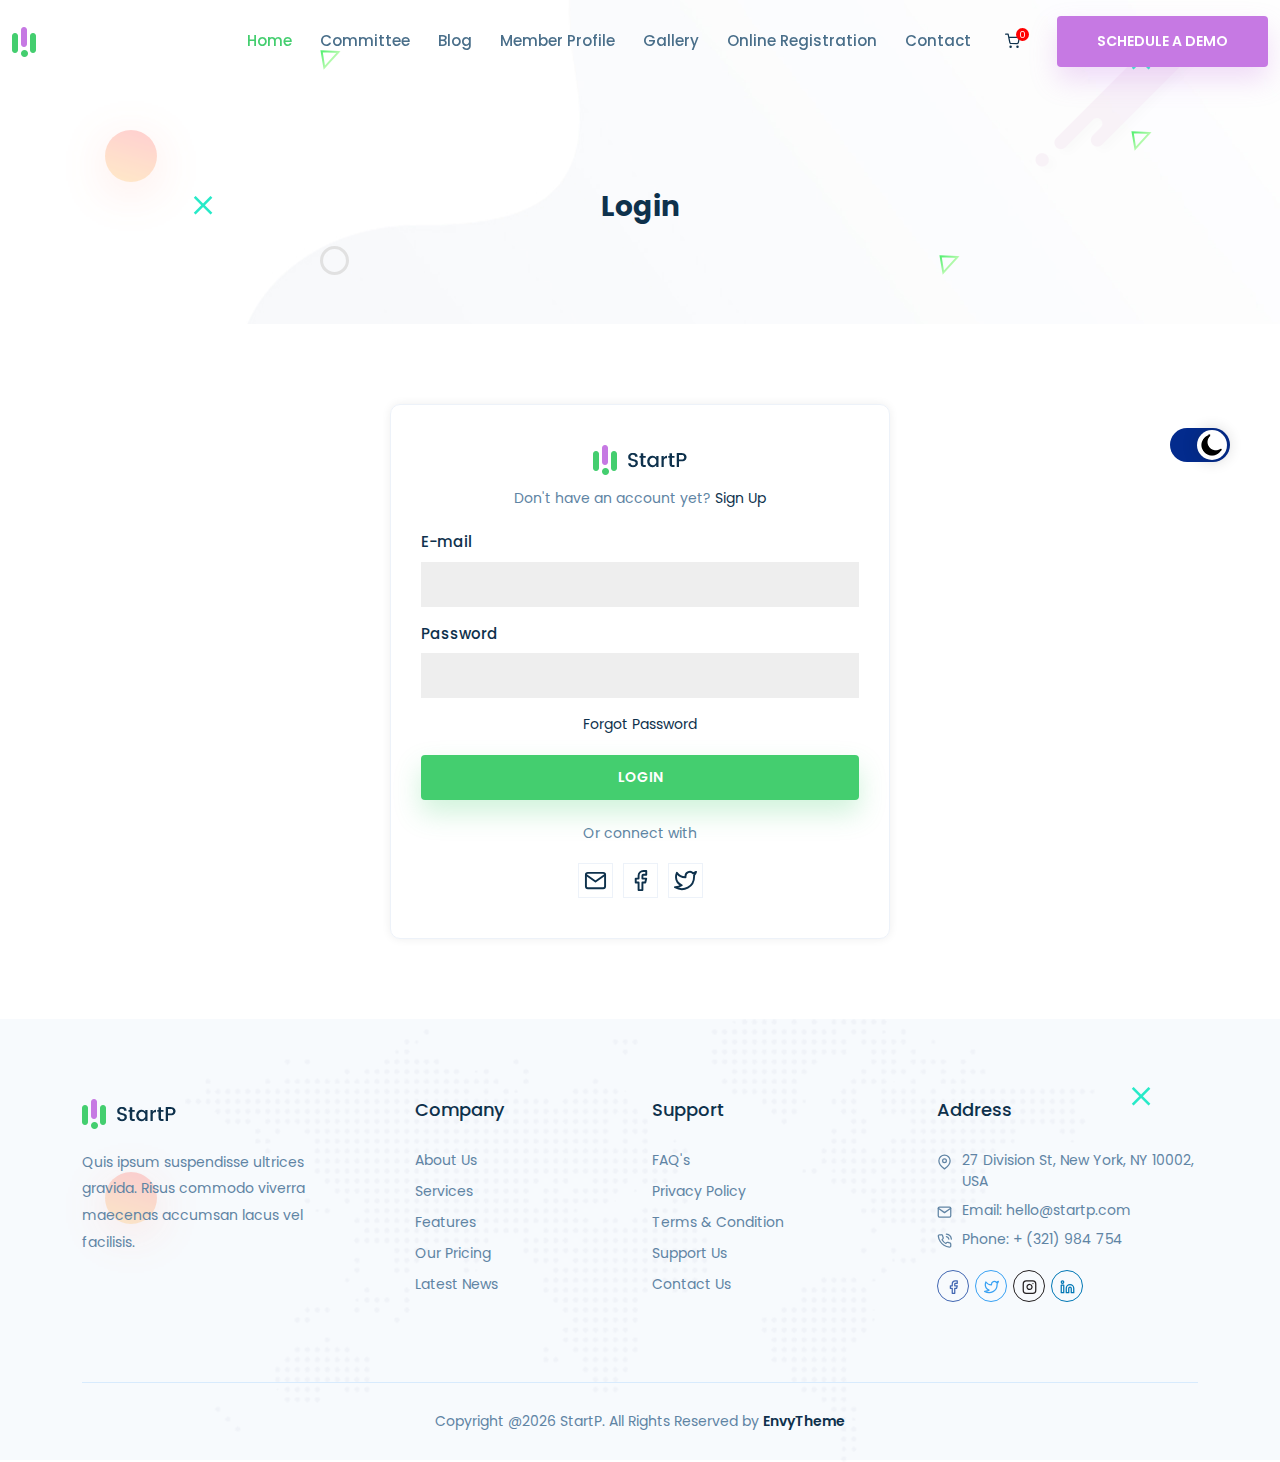
<file: login.html>
<!doctype html>
<html lang="zxx" class="theme-light">
	<head>
		<!-- Required meta tags -->
		<meta charset="utf-8">
		<meta name="viewport" content="width=device-width, initial-scale=1, shrink-to-fit=no">
        
        <!-- All CSS Link -->
		<link rel="stylesheet" href="assets/css/bootstrap.min.css">
        <link rel="stylesheet" href="assets/css/animate.min.css">
        <link rel="stylesheet" href="assets/css/meanmenu.css">
        <link rel="stylesheet" href="assets/css/boxicons.min.css">
		<link rel="stylesheet" href="assets/css/magnific-popup.min.css">
        <link rel="stylesheet" href="assets/css/owl.carousel.min.css">
		<link rel="stylesheet" href="assets/css/flaticon.css">
		<link rel="stylesheet" href="assets/css/odometer.min.css">
		<link rel="stylesheet" href="assets/css/slick.min.css">
		<link rel="stylesheet" href="assets/css/style.css">
		<link rel="stylesheet" href="assets/css/responsive.css">
		<link rel="stylesheet" href="assets/css/dark-color/dark-style.css">
		
		<title>StartP - IT Startup & Digital Services HTML Template</title>

		<link rel="icon" type="image/png" href="assets/img/favicon.png">
	</head>
	
	<body>
		
		<!-- Start Preloader Area -->
        <div class="preloader">
			<div class="spinner"></div>
		</div>
        <!-- End Preloader Area -->

		<!-- Start Navbar Area -->
		<header id="header" class="headroom">
			<div class="startp-responsive-nav">
                <div class="container">
                    <div class="startp-responsive-menu">
                        <div class="logo black-logo">
                            <a href="index.html">
                                <img src="assets/img/logo.png" alt="logo">
                            </a>
                        </div>
						<div class="logo white-logo">
                            <a href="index.html">
                                <img src="assets/img/white-logo.png" alt="logo">
                            </a>
                        </div>
                    </div>
                </div>
            </div>
			<div class="startp-nav">
				<div class="container-fluid">
					<nav class="navbar navbar-expand-md navbar-light">
						<a class="navbar-brand" href="bigdata-analytics-index.html"><img src="assets/img/white-logo.png" alt="logo"></a>

						<div class="collapse navbar-collapse mean-menu" id="navbarSupportedContent">
							<ul class="navbar-nav nav ml-auto">
								<li class="nav-item"><a href="index.html" class="nav-link active">Home</a></li>
								<li class="nav-item"><a href="#committee" class="nav-link">Committee</a></li>
								<li class="nav-item"><a href="#blog" class="nav-link">Blog</a></li>
								<li class="nav-item"><a href="#memberProfile" class="nav-link">Member Profile</a></li>
								<li class="nav-item"><a href="gellary.html" class="nav-link">Gallery</a></li>
								<li class="nav-item"><a href="register.html" class="nav-link">Online Registration</a></li>						
								<li class="nav-item"><a href="contact.html" class="nav-link">Contact</a></li>
							</ul>
						</div>

						<div class="others-option">
							<a href="cart.html" class="cart-wrapper-btn"><i data-feather="shopping-cart"></i><span>0</span></a>
							<a href="#" class="btn btn-primary">Schedule a Demo</a>
						</div>
					</nav>
				</div> 
			</div>
			<div class="others-option-for-responsive">
                <div class="container">
                    <div class="dot-menu">
                        <div class="inner">
                            <div class="circle circle-one"></div>
                            <div class="circle circle-two"></div>
                            <div class="circle circle-three"></div>
                        </div>
                    </div>
                    
                    <div class="container">
                        <div class="option-inner">
                            <div class="others-option">
								<a href="cart.html" class="cart-wrapper-btn"><i data-feather="shopping-cart"></i><span>0</span></a>
								<a href="contact.html" class="btn btn-light">Support</a>
								<a href="login.html" class="btn btn-primary">Login</a>
							</div>
                        </div>
                    </div>
                </div>
            </div>
		</header>
		<!-- End Navbar Area -->

        <!-- Start Page Title -->
        <div class="page-title-area">
            <div class="d-table">
                <div class="d-table-cell">
                    <div class="container">
                        <h2>Login</h2>
                    </div>
                </div>
			</div>
			
			<div class="shape1"><img src="assets/img/shape1.png" alt="shape"></div>
			<div class="shape2 rotateme"><img src="assets/img/shape2.svg" alt="shape"></div>
			<div class="shape3"><img src="assets/img/shape3.svg" alt="shape"></div>
			<div class="shape4"><img src="assets/img/shape4.svg" alt="shape"></div>
			<div class="shape5"><img src="assets/img/shape5.png" alt="shape"></div>
			<div class="shape6 rotateme"><img src="assets/img/shape4.svg" alt="shape"></div>
			<div class="shape7"><img src="assets/img/shape4.svg" alt="shape"></div>
			<div class="shape8 rotateme"><img src="assets/img/shape2.svg" alt="shape"></div>
        </div>
        <!-- End Page Title -->
        
        <!-- Start Login Area -->
        <div class="ptb-80">
            <div class="container">
                <div class="auth-form">
                    <div class="auth-head">
                        <a href="index.html">
                            <img src="assets/img/logo.png">
                        </a>
                        <p>Don't have an account yet? <a href="register.html">Sign Up</a></p>
                    </div>
                    <form>
                        <div class="mb-3">
                            <label class="form-label">E-mail</label>
                            <input type="email" class="form-control">
                        </div>
                        <div class="mb-3">
                            <label class="form-label">Password</label>
                            <input type="password" class="form-control">
                        </div>
                        <div class="mb-3">
                            <a href="forgot-password.html">Forgot Password</a>
                        </div>
                        <button type="submit" class="btn btn-primary">Login</button>
                    </form>
                    <div class="foot">
                        <p>Or connect with</p>
                        <ul>
                            <li><a href="#" class="linkedin" target="_blank"><i data-feather="mail"></i></a></li>
                            <li><a href="#" class="facebook" target="_blank"><i data-feather="facebook"></i></a></li>
                            <li><a href="#" class="twitter" target="_blank"><i data-feather="twitter"></i></a></li>
                        </ul>
                    </div>
                </div>
            </div>
        </div>
        <!-- End Login Area -->

		<!-- Start Footer Area -->
		<footer class="footer-area bg-f7fafd">
			<div class="container">
				<div class="row">
					<div class="col-lg-3 col-md-6 col-sm-6">
						<div class="single-footer-widget">
							<div class="logo black-logo">
								<a href="index.html"><img src="assets/img/logo.png" alt="logo"></a>
							</div>
							<div class="logo white-logo">
								<a href="index.html"><img src="assets/img/white-logo.png" alt="logo"></a>
							</div>
							<p>Quis ipsum suspendisse ultrices gravida. Risus commodo viverra maecenas accumsan lacus vel facilisis.</p>
						</div>
					</div>

					<div class="col-lg-3 col-md-6 col-sm-6">
						<div class="single-footer-widget pl-5">
							<h3>Company</h3>
							<ul class="list">
								<li><a href="about-1.html">About Us</a></li>
								<li><a href="services-1.html">Services</a></li>
								<li><a href="features.html">Features</a></li>
								<li><a href="pricing.html">Our Pricing</a></li>
								<li><a href="blog-1.html">Latest News</a></li>
							</ul>
						</div>
					</div>

					<div class="col-lg-3 col-md-6 col-sm-6">
						<div class="single-footer-widget">
							<h3>Support</h3>
							<ul class="list">
								<li><a href="faq.html">FAQ's</a></li>
								<li><a href="privacy-policy.html">Privacy Policy</a></li>
								<li><a href="terms-conditions.html">Terms & Condition</a></li>
								<li><a href="contact.html">Support Us</a></li>
								<li><a href="contact.html">Contact Us</a></li>
							</ul>
						</div>
					</div>

					<div class="col-lg-3 col-md-6 col-sm-6">
						<div class="single-footer-widget">
							<h3>Address</h3>
							
							<ul class="footer-contact-info">
								<li><i data-feather="map-pin"></i> 27 Division St, New York, NY 10002, USA</li>
								<li><i data-feather="mail"></i> Email: <a href="mailto:hello@startp.com">hello@startp.com</a></li>
								<li><i data-feather="phone-call"></i> Phone: <a href="tel:+ (321) 984 754">+ (321) 984 754</a></li>
							</ul>
							<ul class="social-links">
								<li><a href="#" class="facebook" target="_blank"><i data-feather="facebook"></i></a></li>
								<li><a href="#" class="twitter" target="_blank"><i data-feather="twitter"></i></a></li>
								<li><a href="#" class="instagram" target="_blank"><i data-feather="instagram"></i></a></li>
								<li><a href="#" class="linkedin" target="_blank"><i data-feather="linkedin"></i></a></li>
							</ul>
						</div>
					</div>

					<div class="col-lg-12 col-md-12">
						<div class="copyright-area">
							<p>Copyright @<script>document.write(new Date().getFullYear())</script> StartP. All Rights Reserved by <a href="https://envytheme.com/" target="_blank">EnvyTheme</a></p>
						</div>
					</div>
				</div>
			</div>

			<img src="assets/img/map.png" class="map" alt="map">
			<div class="shape1"><img src="assets/img/shape1.png" alt="shape"></div>
			<div class="shape8 rotateme"><img src="assets/img/shape2.svg" alt="shape"></div>
		</footer>
		<!-- End Footer Area -->

		<div class="go-top"><i data-feather="arrow-up"></i></div>

		<!-- Dark/Light Toggle -->
		<div class="dark-version">
            <label id="switch" class="switch">
                <input type="checkbox" onchange="toggleTheme()" id="slider">
                <span class="slider round"></span>
            </label>
        </div>
		
		<!-- All JS Link -->
		<script src="assets/js/jquery.min.js"></script>
		<script src="assets/js/bootstrap.bundle.min.js"></script>
		<script src="assets/js/meanmenu.min.js"></script>
		<script src="assets/js/wow.min.js"></script>
		<script src="assets/js/magnific-popup.min.js"></script>
		<script src="assets/js/appear.min.js"></script>
		<script src="assets/js/odometer.min.js"></script>
        <script src="assets/js/slick.min.js"></script>
        <script src="assets/js/imagesloaded.pkgd.min.js"></script>
        <script src="assets/js/isotope.pkgd.min.js"></script>
        <script src="assets/js/owl.carousel.min.js"></script>
		<script src="assets/js/feather.min.js"></script>
        <script src="assets/js/form-validator.min.js"></script>
        <script src="assets/js/contact-form-script.js"></script>
		<script src="assets/js/main.js"></script>
	</body>
</html>
</file>
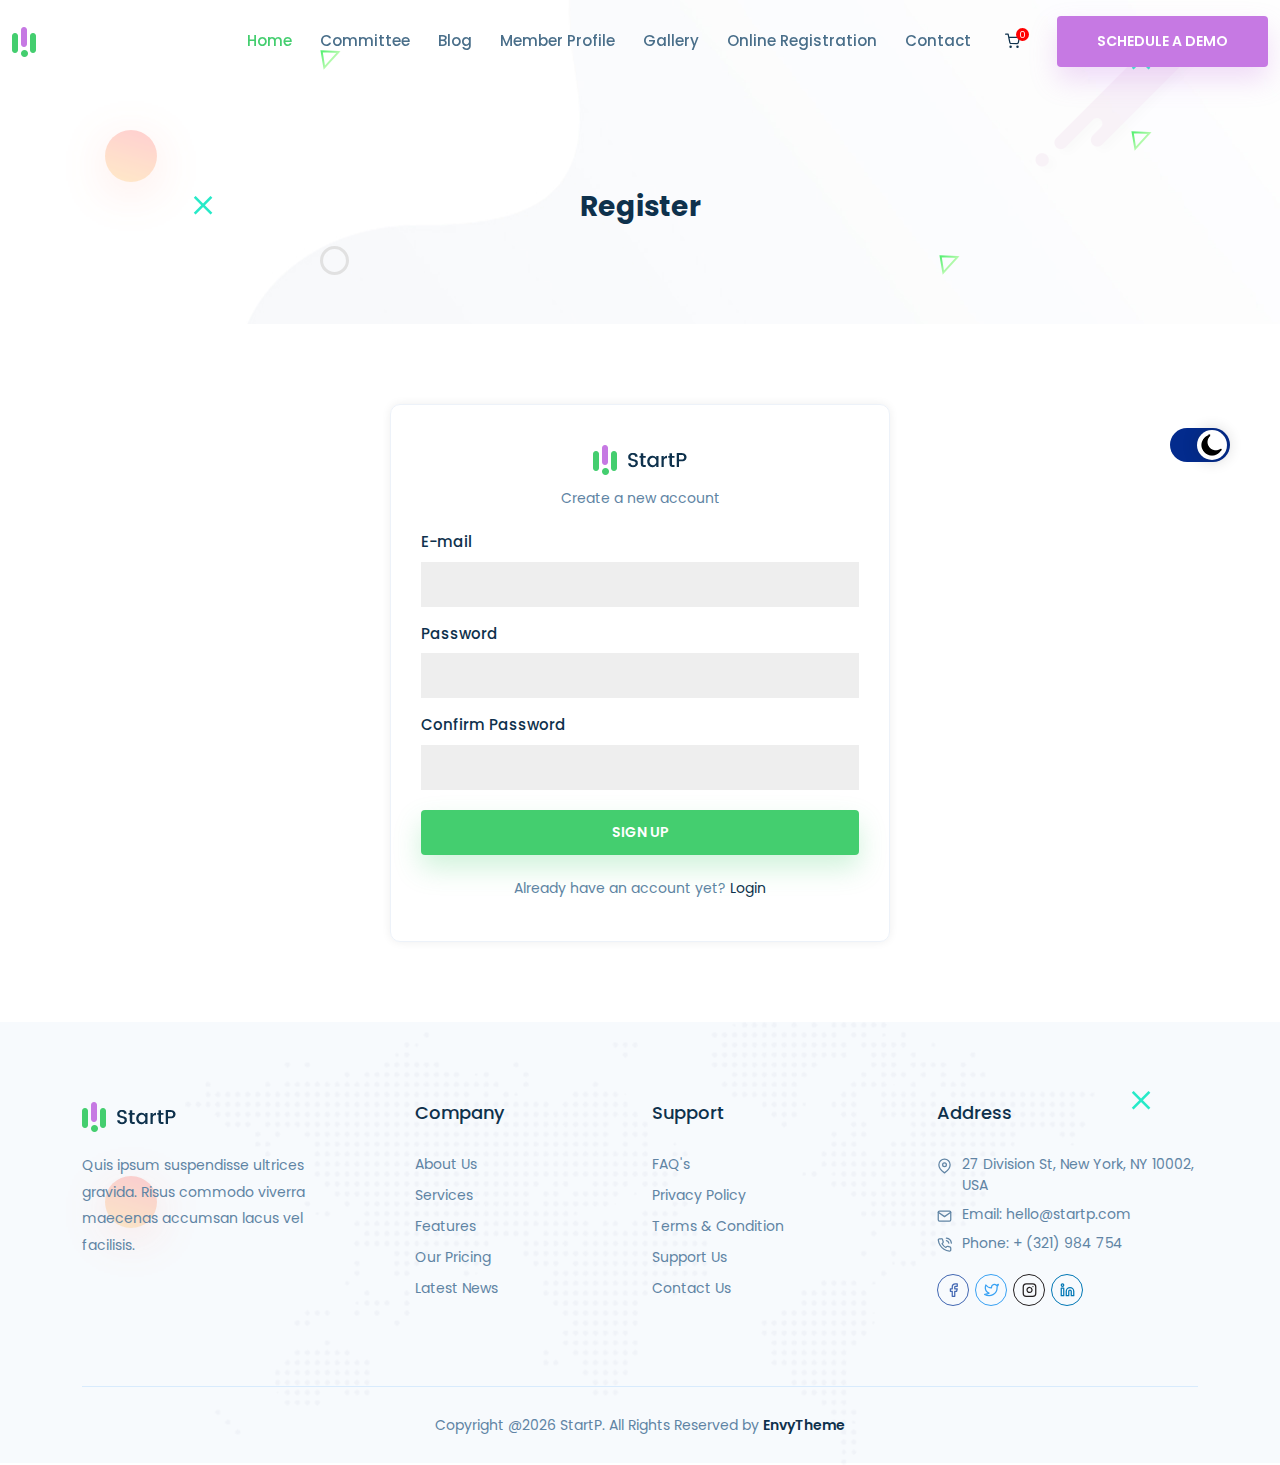
<file: register.html>
<!doctype html>
<html lang="zxx" class="theme-light">
	<head>
		<!-- Required meta tags -->
		<meta charset="utf-8">
		<meta name="viewport" content="width=device-width, initial-scale=1, shrink-to-fit=no">
        
        <!-- All CSS Link -->
		<link rel="stylesheet" href="assets/css/bootstrap.min.css">
        <link rel="stylesheet" href="assets/css/animate.min.css">
        <link rel="stylesheet" href="assets/css/meanmenu.css">
        <link rel="stylesheet" href="assets/css/boxicons.min.css">
		<link rel="stylesheet" href="assets/css/magnific-popup.min.css">
        <link rel="stylesheet" href="assets/css/owl.carousel.min.css">
		<link rel="stylesheet" href="assets/css/flaticon.css">
		<link rel="stylesheet" href="assets/css/odometer.min.css">
		<link rel="stylesheet" href="assets/css/slick.min.css">
		<link rel="stylesheet" href="assets/css/style.css">
		<link rel="stylesheet" href="assets/css/responsive.css">
		<link rel="stylesheet" href="assets/css/dark-color/dark-style.css">
		
		<title>StartP - IT Startup & Digital Services HTML Template</title>

		<link rel="icon" type="image/png" href="assets/img/favicon.png">
	</head>
	
	<body>
		
		<!-- Start Preloader Area -->
        <div class="preloader">
			<div class="spinner"></div>
		</div>
        <!-- End Preloader Area -->

		<!-- Start Navbar Area -->
		<header id="header" class="headroom">
			<div class="startp-responsive-nav">
                <div class="container">
                    <div class="startp-responsive-menu">
                        <div class="logo black-logo">
                            <a href="index.html">
                                <img src="assets/img/logo.png" alt="logo">
                            </a>
                        </div>
						<div class="logo white-logo">
                            <a href="index.html">
                                <img src="assets/img/white-logo.png" alt="logo">
                            </a>
                        </div>
                    </div>
                </div>
            </div>
			<div class="startp-nav">
				<div class="container-fluid">
					<nav class="navbar navbar-expand-md navbar-light">
						<a class="navbar-brand" href="bigdata-analytics-index.html"><img src="assets/img/white-logo.png" alt="logo"></a>

						<div class="collapse navbar-collapse mean-menu" id="navbarSupportedContent">
							<ul class="navbar-nav nav ml-auto">
								<li class="nav-item"><a href="index.html" class="nav-link active">Home</a></li>
								<li class="nav-item"><a href="#committee" class="nav-link">Committee</a></li>
								<li class="nav-item"><a href="#blog" class="nav-link">Blog</a></li>
								<li class="nav-item"><a href="#memberProfile" class="nav-link">Member Profile</a></li>
								<li class="nav-item"><a href="gellary.html" class="nav-link">Gallery</a></li>
								<li class="nav-item"><a href="register.html" class="nav-link">Online Registration</a></li>						
								<li class="nav-item"><a href="contact.html" class="nav-link">Contact</a></li>
							</ul>
						</div>

						<div class="others-option">
							<a href="cart.html" class="cart-wrapper-btn"><i data-feather="shopping-cart"></i><span>0</span></a>
							<a href="#" class="btn btn-primary">Schedule a Demo</a>
						</div>
					</nav>
				</div> 
			</div>
			<div class="others-option-for-responsive">
                <div class="container">
                    <div class="dot-menu">
                        <div class="inner">
                            <div class="circle circle-one"></div>
                            <div class="circle circle-two"></div>
                            <div class="circle circle-three"></div>
                        </div>
                    </div>
                    
                    <div class="container">
                        <div class="option-inner">
                            <div class="others-option">
								<a href="cart.html" class="cart-wrapper-btn"><i data-feather="shopping-cart"></i><span>0</span></a>
								<a href="contact.html" class="btn btn-light">Support</a>
								<a href="login.html" class="btn btn-primary">Login</a>
							</div>
                        </div>
                    </div>
                </div>
            </div>
		</header>
		<!-- End Navbar Area -->

        <!-- Start Page Title -->
        <div class="page-title-area">
            <div class="d-table">
                <div class="d-table-cell">
                    <div class="container">
                        <h2>Register</h2>
                    </div>
                </div>
			</div>
			
			<div class="shape1"><img src="assets/img/shape1.png" alt="shape"></div>
			<div class="shape2 rotateme"><img src="assets/img/shape2.svg" alt="shape"></div>
			<div class="shape3"><img src="assets/img/shape3.svg" alt="shape"></div>
			<div class="shape4"><img src="assets/img/shape4.svg" alt="shape"></div>
			<div class="shape5"><img src="assets/img/shape5.png" alt="shape"></div>
			<div class="shape6 rotateme"><img src="assets/img/shape4.svg" alt="shape"></div>
			<div class="shape7"><img src="assets/img/shape4.svg" alt="shape"></div>
			<div class="shape8 rotateme"><img src="assets/img/shape2.svg" alt="shape"></div>
        </div>
        <!-- End Page Title -->
        
        <!-- Start Register Area -->
        <div class="ptb-80">
            <div class="container">
                <div class="auth-form">
                    <div class="auth-head">
                        <a href="index.html">
                            <img src="assets/img/logo.png">
                        </a>
                        <p>Create a new account</p>
                    </div>
                    <form>
                        <div class="mb-3">
                            <label class="form-label">E-mail</label>
                            <input type="email" class="form-control">
                        </div>
                        <div class="mb-3">
                            <label class="form-label">Password</label>
                            <input type="password" class="form-control">
                        </div>
                        <div class="mb-3">
                            <label class="form-label">Confirm Password</label>
                            <input type="password" class="form-control">
                        </div>
                        <button type="submit" class="btn btn-primary">Sign Up</button>
                    </form>
                    <div class="foot">
                        <p>Already have an account yet? <a href="login.html">Login</a></p>
                    </div>
                </div>
            </div>
        </div>
        <!-- End Register Area -->

		<!-- Start Footer Area -->
		<footer class="footer-area bg-f7fafd">
			<div class="container">
				<div class="row">
					<div class="col-lg-3 col-md-6 col-sm-6">
						<div class="single-footer-widget">
							<div class="logo black-logo">
								<a href="index.html"><img src="assets/img/logo.png" alt="logo"></a>
							</div>
							<div class="logo white-logo">
								<a href="index.html"><img src="assets/img/white-logo.png" alt="logo"></a>
							</div>
							<p>Quis ipsum suspendisse ultrices gravida. Risus commodo viverra maecenas accumsan lacus vel facilisis.</p>
						</div>
					</div>

					<div class="col-lg-3 col-md-6 col-sm-6">
						<div class="single-footer-widget pl-5">
							<h3>Company</h3>
							<ul class="list">
								<li><a href="about-1.html">About Us</a></li>
								<li><a href="services-1.html">Services</a></li>
								<li><a href="features.html">Features</a></li>
								<li><a href="pricing.html">Our Pricing</a></li>
								<li><a href="blog-1.html">Latest News</a></li>
							</ul>
						</div>
					</div>

					<div class="col-lg-3 col-md-6 col-sm-6">
						<div class="single-footer-widget">
							<h3>Support</h3>
							<ul class="list">
								<li><a href="faq.html">FAQ's</a></li>
								<li><a href="privacy-policy.html">Privacy Policy</a></li>
								<li><a href="terms-conditions.html">Terms & Condition</a></li>
								<li><a href="contact.html">Support Us</a></li>
								<li><a href="contact.html">Contact Us</a></li>
							</ul>
						</div>
					</div>

					<div class="col-lg-3 col-md-6 col-sm-6">
						<div class="single-footer-widget">
							<h3>Address</h3>
							
							<ul class="footer-contact-info">
								<li><i data-feather="map-pin"></i> 27 Division St, New York, NY 10002, USA</li>
								<li><i data-feather="mail"></i> Email: <a href="mailto:hello@startp.com">hello@startp.com</a></li>
								<li><i data-feather="phone-call"></i> Phone: <a href="tel:+ (321) 984 754">+ (321) 984 754</a></li>
							</ul>
							<ul class="social-links">
								<li><a href="#" class="facebook" target="_blank"><i data-feather="facebook"></i></a></li>
								<li><a href="#" class="twitter" target="_blank"><i data-feather="twitter"></i></a></li>
								<li><a href="#" class="instagram" target="_blank"><i data-feather="instagram"></i></a></li>
								<li><a href="#" class="linkedin" target="_blank"><i data-feather="linkedin"></i></a></li>
							</ul>
						</div>
					</div>

					<div class="col-lg-12 col-md-12">
						<div class="copyright-area">
							<p>Copyright @<script>document.write(new Date().getFullYear())</script> StartP. All Rights Reserved by <a href="https://envytheme.com/" target="_blank">EnvyTheme</a></p>
						</div>
					</div>
				</div>
			</div>

			<img src="assets/img/map.png" class="map" alt="map">
			<div class="shape1"><img src="assets/img/shape1.png" alt="shape"></div>
			<div class="shape8 rotateme"><img src="assets/img/shape2.svg" alt="shape"></div>
		</footer>
		<!-- End Footer Area -->

		<div class="go-top"><i data-feather="arrow-up"></i></div>

		<!-- Dark/Light Toggle -->
		<div class="dark-version">
            <label id="switch" class="switch">
                <input type="checkbox" onchange="toggleTheme()" id="slider">
                <span class="slider round"></span>
            </label>
        </div>
		
		<!-- All JS Link -->
		<script src="assets/js/jquery.min.js"></script>
		<script src="assets/js/bootstrap.bundle.min.js"></script>
		<script src="assets/js/meanmenu.min.js"></script>
		<script src="assets/js/wow.min.js"></script>
		<script src="assets/js/magnific-popup.min.js"></script>
		<script src="assets/js/appear.min.js"></script>
		<script src="assets/js/odometer.min.js"></script>
        <script src="assets/js/slick.min.js"></script>
        <script src="assets/js/imagesloaded.pkgd.min.js"></script>
        <script src="assets/js/isotope.pkgd.min.js"></script>
        <script src="assets/js/owl.carousel.min.js"></script>
		<script src="assets/js/feather.min.js"></script>
        <script src="assets/js/form-validator.min.js"></script>
        <script src="assets/js/contact-form-script.js"></script>
		<script src="assets/js/main.js"></script>
	</body>
</html>
</file>
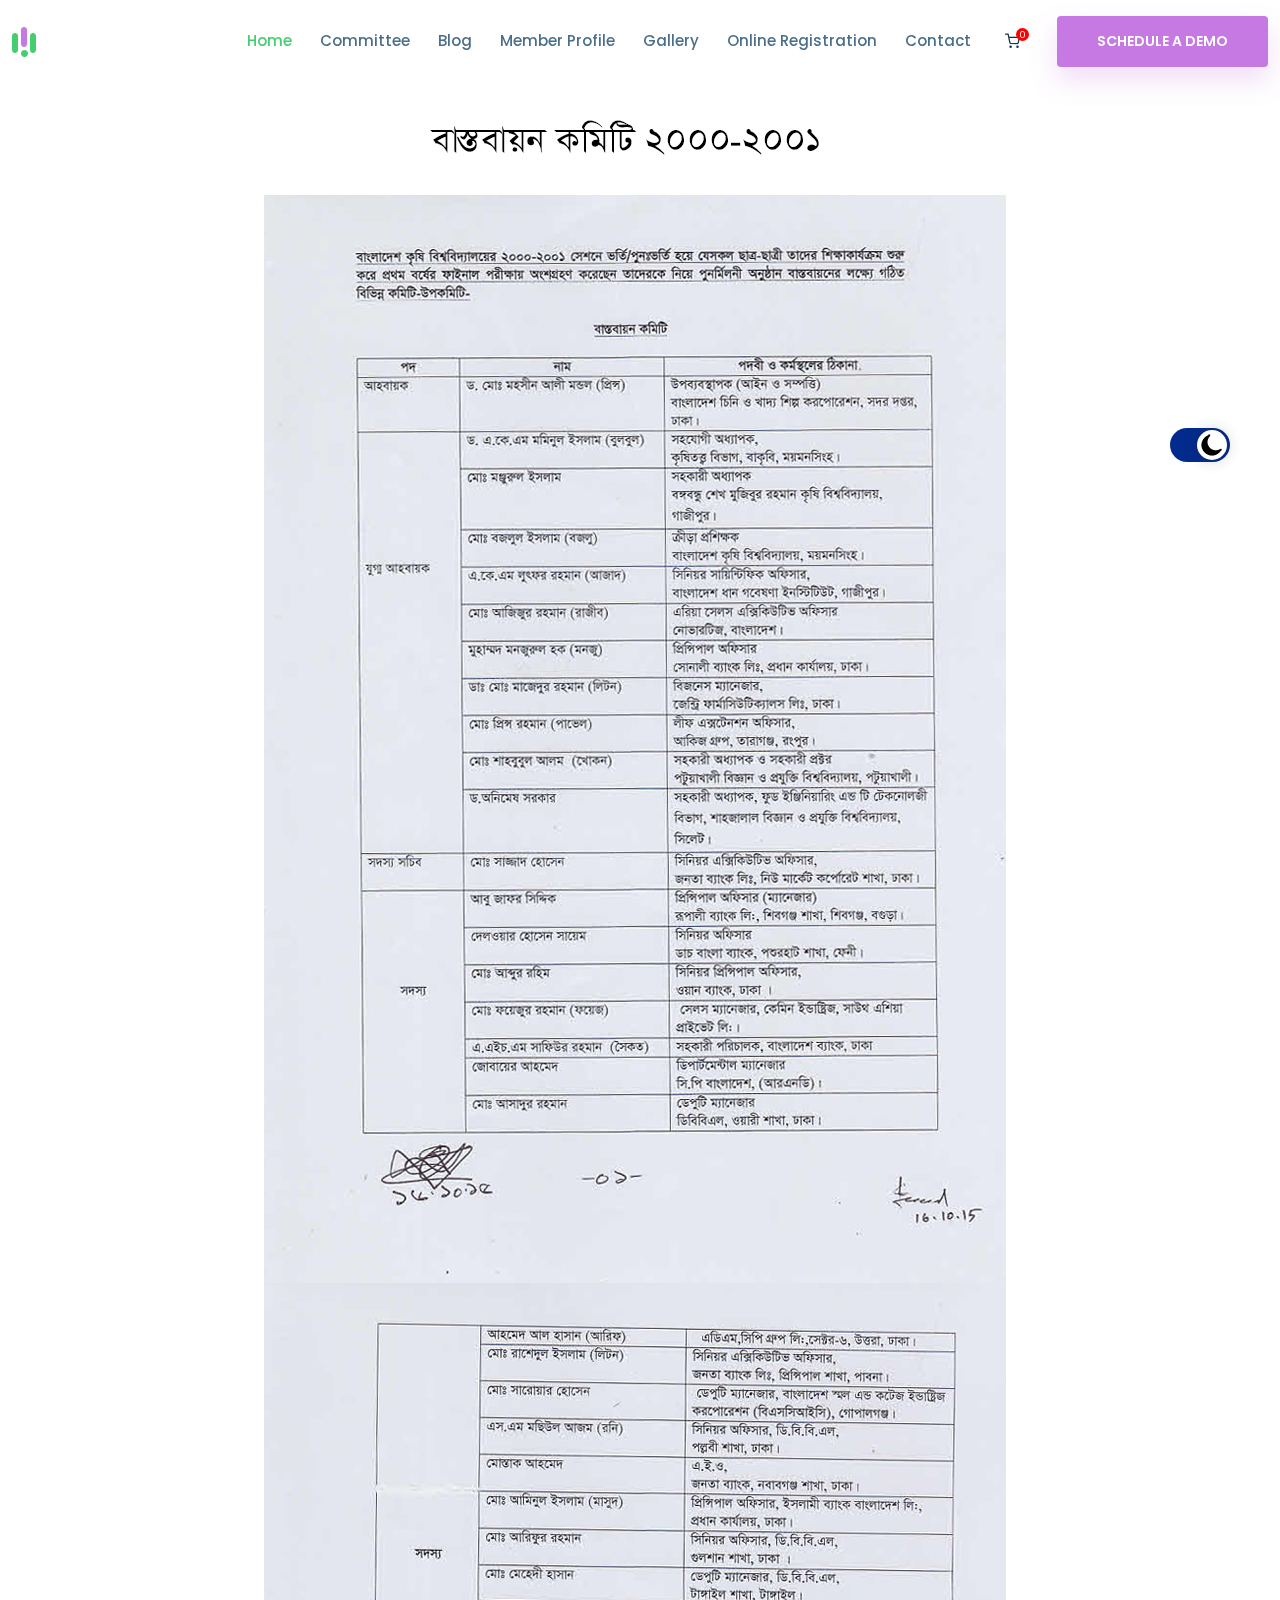
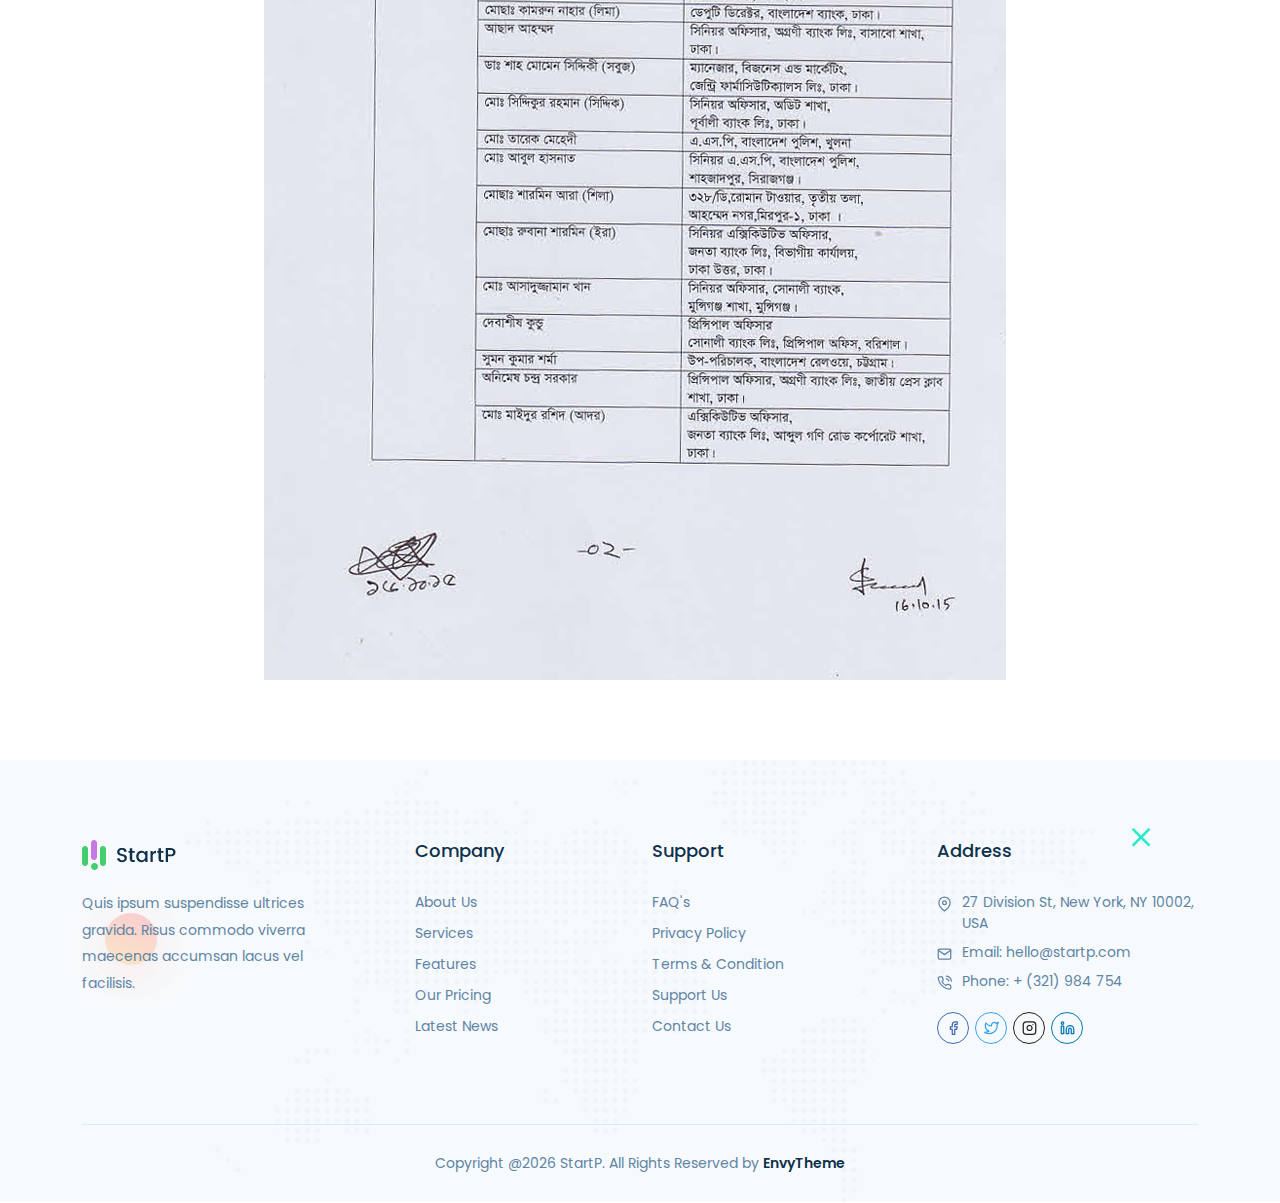
<file: single-services.html>
<!doctype html>
<html lang="zxx" class="theme-light">
	<head>
		<!-- Required meta tags -->
		<meta charset="utf-8">
		<meta name="viewport" content="width=device-width, initial-scale=1, shrink-to-fit=no">
        
        <!-- All CSS Link -->
		<link rel="stylesheet" href="assets/css/bootstrap.min.css">
        <link rel="stylesheet" href="assets/css/animate.min.css">
        <link rel="stylesheet" href="assets/css/meanmenu.css">
        <link rel="stylesheet" href="assets/css/boxicons.min.css">
		<link rel="stylesheet" href="assets/css/magnific-popup.min.css">
        <link rel="stylesheet" href="assets/css/owl.carousel.min.css">
		<link rel="stylesheet" href="assets/css/flaticon.css">
		<link rel="stylesheet" href="assets/css/odometer.min.css">
		<link rel="stylesheet" href="assets/css/slick.min.css">
		<link rel="stylesheet" href="assets/css/style.css">
		<link rel="stylesheet" href="assets/css/responsive.css">
		<link rel="stylesheet" href="assets/css/dark-color/dark-style.css">
		
		<title>StartP - IT Startup & Digital Services HTML Template</title>

		<link rel="icon" type="image/png" href="assets/img/favicon.png">
	</head>
	
	<body>
		
		<!-- Start Preloader Area -->
        <div class="preloader">
			<div class="spinner"></div>
		</div>
        <!-- End Preloader Area -->

		<!-- Start Navbar Area -->
		<header id="header" class="headroom">
			<div class="startp-responsive-nav">
                <div class="container">
                    <div class="startp-responsive-menu">
                        <div class="logo black-logo">
                            <a href="index.html">
                                <img src="assets/img/logo.png" alt="logo">
                            </a>
                        </div>
						<div class="logo white-logo">
                            <a href="index.html">
                                <img src="assets/img/white-logo.png" alt="logo">
                            </a>
                        </div>
                    </div>
                </div>
            </div>

			<div class="startp-nav">
				<div class="container-fluid">
					<nav class="navbar navbar-expand-md navbar-light">
						<a class="navbar-brand" href="bigdata-analytics-index.html"><img src="assets/img/white-logo.png" alt="logo"></a>

						<div class="collapse navbar-collapse mean-menu" id="navbarSupportedContent">
							<ul class="navbar-nav nav ml-auto">
								<li class="nav-item"><a href="index.html" class="nav-link active">Home</a></li>
								<li class="nav-item"><a href="#committee" class="nav-link">Committee</a></li>
								<li class="nav-item"><a href="#blog" class="nav-link">Blog</a></li>
								<li class="nav-item"><a href="#memberProfile" class="nav-link">Member Profile</a></li>
								<li class="nav-item"><a href="gellary.html" class="nav-link">Gallery</a></li>
								<li class="nav-item"><a href="register.html" class="nav-link">Online Registration</a></li>						
								<li class="nav-item"><a href="contact.html" class="nav-link">Contact</a></li>
							</ul>
						</div>

						<div class="others-option">
							<a href="cart.html" class="cart-wrapper-btn"><i data-feather="shopping-cart"></i><span>0</span></a>
							<a href="#" class="btn btn-primary">Schedule a Demo</a>
						</div>
					</nav>
				</div> 
			</div>
			<div class="others-option-for-responsive">
                <div class="container">
                    <div class="dot-menu">
                        <div class="inner">
                            <div class="circle circle-one"></div>
                            <div class="circle circle-two"></div>
                            <div class="circle circle-three"></div>
                        </div>
                    </div>
                    
                    <div class="container">
                        <div class="option-inner">
                            <div class="others-option">
								<a href="cart.html" class="cart-wrapper-btn"><i data-feather="shopping-cart"></i><span>0</span></a>
								<a href="contact.html" class="btn btn-light">Support</a>
								<a href="login.html" class="btn btn-primary">Login</a>
							</div>
                        </div>
                    </div>
                </div>
            </div>
		</header>
		<!-- End Navbar Area -->

        <!-- Start Page Title -->
        <!-- End Page Title -->
        
        <!-- Start Services Details Area -->
		<div class="services-details-area ptb-80">
			<div class="container">
				<div class="row align-items-center">
					<div class="col-lg-12 services-details-image">
						<img src="assets/img/agency-portfolio-main-banner/1 (1).jpg" class="wow fadeInUp" alt="image">
					</div>
				</div>
			</div>
		</div>
        <!-- End Services Details Area -->

		<!-- Start Footer Area -->
		<footer class="footer-area bg-f7fafd">
			<div class="container">
				<div class="row">
					<div class="col-lg-3 col-md-6 col-sm-6">
						<div class="single-footer-widget">
							<div class="logo black-logo">
								<a href="index.html"><img src="assets/img/logo.png" alt="logo"></a>
							</div>
							<div class="logo white-logo">
								<a href="index.html"><img src="assets/img/white-logo.png" alt="logo"></a>
							</div>
							<p>Quis ipsum suspendisse ultrices gravida. Risus commodo viverra maecenas accumsan lacus vel facilisis.</p>
						</div>
					</div>

					<div class="col-lg-3 col-md-6 col-sm-6">
						<div class="single-footer-widget pl-5">
							<h3>Company</h3>
							<ul class="list">
								<li><a href="about-1.html">About Us</a></li>
								<li><a href="services-1.html">Services</a></li>
								<li><a href="features.html">Features</a></li>
								<li><a href="pricing.html">Our Pricing</a></li>
								<li><a href="blog-1.html">Latest News</a></li>
							</ul>
						</div>
					</div>

					<div class="col-lg-3 col-md-6 col-sm-6">
						<div class="single-footer-widget">
							<h3>Support</h3>
							<ul class="list">
								<li><a href="faq.html">FAQ's</a></li>
								<li><a href="privacy-policy.html">Privacy Policy</a></li>
								<li><a href="terms-conditions.html">Terms & Condition</a></li>
								<li><a href="contact.html">Support Us</a></li>
								<li><a href="contact.html">Contact Us</a></li>
							</ul>
						</div>
					</div>

					<div class="col-lg-3 col-md-6 col-sm-6">
						<div class="single-footer-widget">
							<h3>Address</h3>
							
							<ul class="footer-contact-info">
								<li><i data-feather="map-pin"></i> 27 Division St, New York, NY 10002, USA</li>
								<li><i data-feather="mail"></i> Email: <a href="mailto:hello@startp.com">hello@startp.com</a></li>
								<li><i data-feather="phone-call"></i> Phone: <a href="tel:+ (321) 984 754">+ (321) 984 754</a></li>
							</ul>
							<ul class="social-links">
								<li><a href="#" class="facebook" target="_blank"><i data-feather="facebook"></i></a></li>
								<li><a href="#" class="twitter" target="_blank"><i data-feather="twitter"></i></a></li>
								<li><a href="#" class="instagram" target="_blank"><i data-feather="instagram"></i></a></li>
								<li><a href="#" class="linkedin" target="_blank"><i data-feather="linkedin"></i></a></li>
							</ul>
						</div>
					</div>

					<div class="col-lg-12 col-md-12">
						<div class="copyright-area">
							<p>Copyright @<script>document.write(new Date().getFullYear())</script> StartP. All Rights Reserved by <a href="https://envytheme.com/" target="_blank">EnvyTheme</a></p>
						</div>
					</div>
				</div>
			</div>

			<img src="assets/img/map.png" class="map" alt="map">
			<div class="shape1"><img src="assets/img/shape1.png" alt="shape"></div>
			<div class="shape8 rotateme"><img src="assets/img/shape2.svg" alt="shape"></div>
		</footer>
		<!-- End Footer Area -->

		<div class="go-top"><i data-feather="arrow-up"></i></div>

		<!-- Dark/Light Toggle -->
		<div class="dark-version">
            <label id="switch" class="switch">
                <input type="checkbox" onchange="toggleTheme()" id="slider">
                <span class="slider round"></span>
            </label>
        </div>
		
		<!-- All JS Link -->
		<script src="assets/js/jquery.min.js"></script>
		<script src="assets/js/bootstrap.bundle.min.js"></script>
		<script src="assets/js/meanmenu.min.js"></script>
		<script src="assets/js/wow.min.js"></script>
		<script src="assets/js/magnific-popup.min.js"></script>
		<script src="assets/js/appear.min.js"></script>
		<script src="assets/js/odometer.min.js"></script>
        <script src="assets/js/slick.min.js"></script>
        <script src="assets/js/imagesloaded.pkgd.min.js"></script>
        <script src="assets/js/isotope.pkgd.min.js"></script>
        <script src="assets/js/owl.carousel.min.js"></script>
		<script src="assets/js/feather.min.js"></script>
        <script src="assets/js/form-validator.min.js"></script>
        <script src="assets/js/contact-form-script.js"></script>
		<script src="assets/js/main.js"></script>
	</body>
</html>
</file>
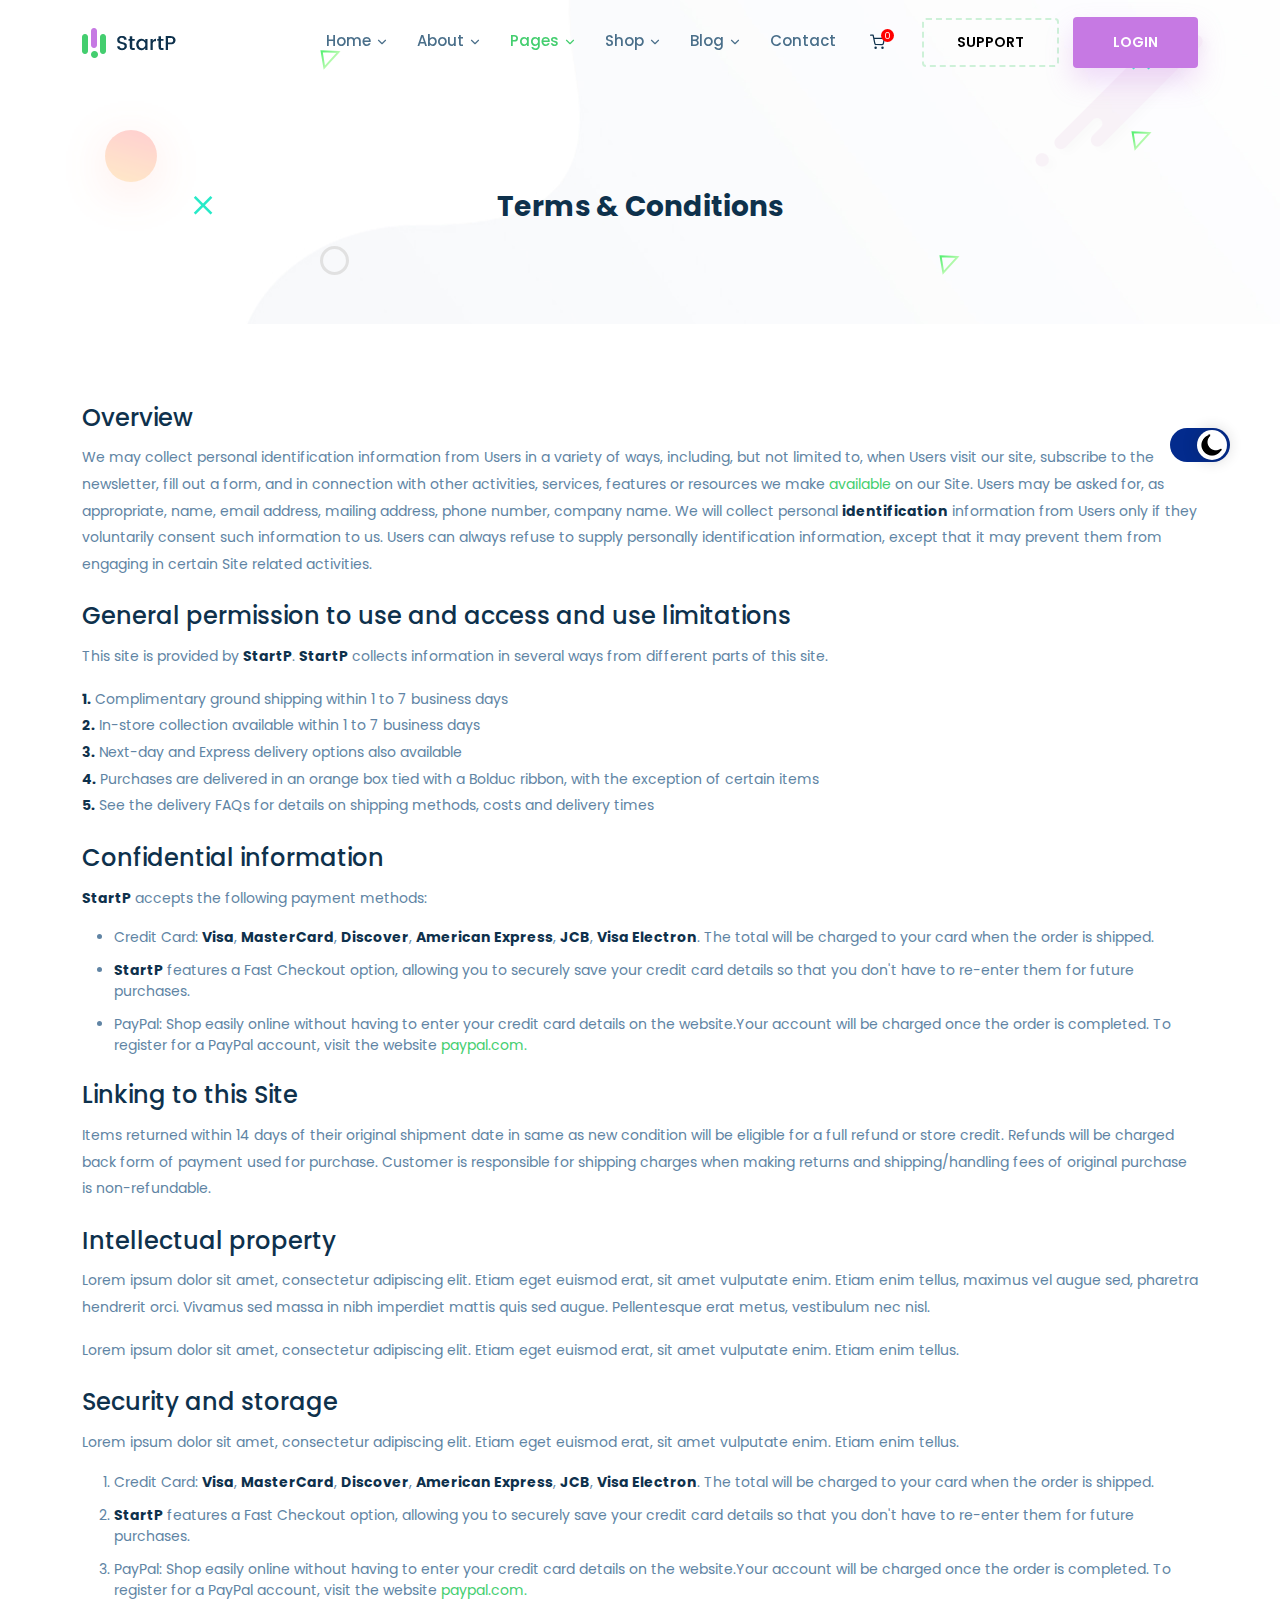
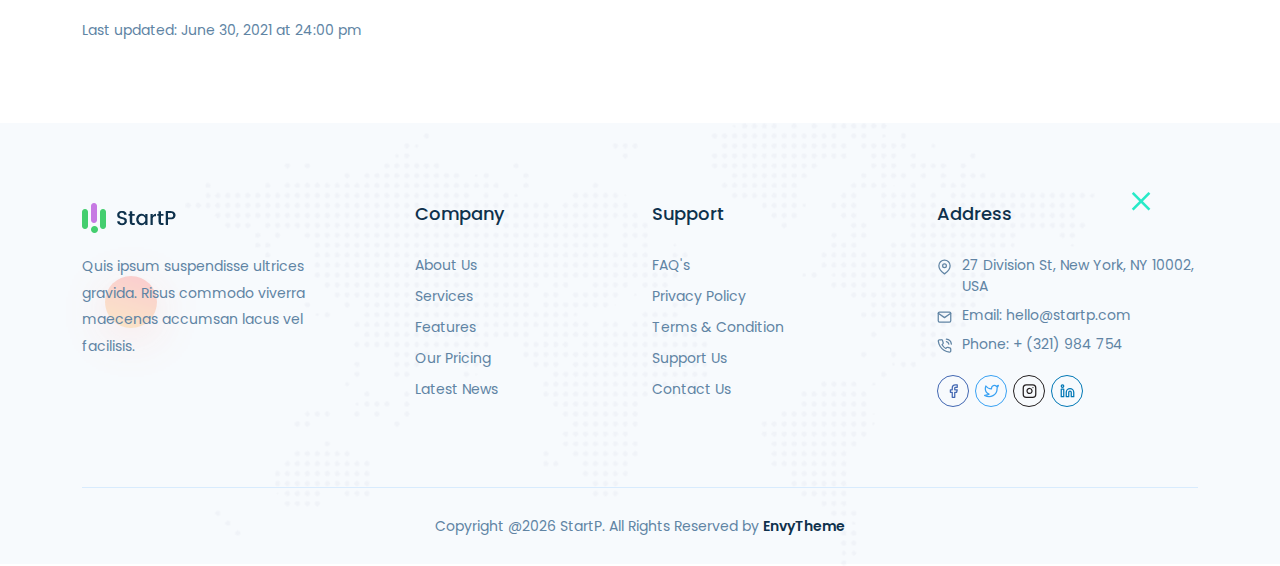
<file: terms-conditions.html>
<!doctype html>
<html lang="zxx" class="theme-light">
	<head>
		<!-- Required meta tags -->
		<meta charset="utf-8">
		<meta name="viewport" content="width=device-width, initial-scale=1, shrink-to-fit=no">
        
        <!-- All CSS Link -->
		<link rel="stylesheet" href="assets/css/bootstrap.min.css">
        <link rel="stylesheet" href="assets/css/animate.min.css">
        <link rel="stylesheet" href="assets/css/meanmenu.css">
        <link rel="stylesheet" href="assets/css/boxicons.min.css">
		<link rel="stylesheet" href="assets/css/magnific-popup.min.css">
        <link rel="stylesheet" href="assets/css/owl.carousel.min.css">
		<link rel="stylesheet" href="assets/css/flaticon.css">
		<link rel="stylesheet" href="assets/css/odometer.min.css">
		<link rel="stylesheet" href="assets/css/slick.min.css">
		<link rel="stylesheet" href="assets/css/style.css">
		<link rel="stylesheet" href="assets/css/responsive.css">
		<link rel="stylesheet" href="assets/css/dark-color/dark-style.css">
		
		<title>StartP - IT Startup & Digital Services HTML Template</title>

		<link rel="icon" type="image/png" href="assets/img/favicon.png">
	</head>
	
	<body>
		
		<!-- Start Preloader Area -->
        <div class="preloader">
			<div class="spinner"></div>
		</div>
        <!-- End Preloader Area -->

		<!-- Start Navbar Area -->
		<header id="header" class="headroom">
			<div class="startp-responsive-nav">
                <div class="container">
                    <div class="startp-responsive-menu">
                        <div class="logo black-logo">
                            <a href="index.html">
                                <img src="assets/img/logo.png" alt="logo">
                            </a>
                        </div>
						<div class="logo white-logo">
                            <a href="index.html">
                                <img src="assets/img/white-logo.png" alt="logo">
                            </a>
                        </div>
                    </div>
                </div>
            </div>

			<div class="startp-nav">
				<div class="container">
					<nav class="navbar navbar-expand-md navbar-light">
						<a class="navbar-brand black-logo" href="index.html"><img src="assets/img/logo.png" alt="logo"></a>
						<a class="navbar-brand white-logo" href="index.html"><img src="assets/img/white-logo.png" alt="logo"></a>

						<div class="collapse navbar-collapse mean-menu" id="navbarSupportedContent">
							<ul class="navbar-nav nav ml-auto">
								<li class="nav-item"><a href="#" class="nav-link">Home <i data-feather="chevron-down"></i></a>
									<ul class="dropdown_menu">
										<li class="nav-item"><a href="#" class="nav-link">Home One <i data-feather="chevron-right"></i></a>
											<ul class="dropdown_menu">
												<li class="nav-item"><a href="index.html" class="nav-link">Light Green</a></li>
												
												<li class="nav-item"><a href="brink-pink-index.html" class="nav-link">Brink Pink</a></li>
												
												<li class="nav-item"><a href="pink-index.html" class="nav-link">Pink</a></li>
		
												<li class="nav-item"><a href="purple-index.html" class="nav-link">Purple</a></li>
											</ul>
										</li>
										
										<li class="nav-item"><a href="#" class="nav-link">Home Two <i data-feather="chevron-right"></i></a>
											<ul class="dropdown_menu">
												<li class="nav-item"><a href="index-2.html" class="nav-link">Light Green</a></li>
												
												<li class="nav-item"><a href="brink-pink-index-2.html" class="nav-link">Brink Pink</a></li>
												
												<li class="nav-item"><a href="pink-index-2.html" class="nav-link">Pink</a></li>
		
												<li class="nav-item"><a href="purple-index-2.html" class="nav-link">Purple</a></li>
											</ul>
										</li>

										<li class="nav-item"><a href="#" class="nav-link">Home Three <i data-feather="chevron-right"></i></a>
											<ul class="dropdown_menu">
												<li class="nav-item"><a href="index-3.html" class="nav-link">Light Green</a></li>
												
												<li class="nav-item"><a href="brink-pink-index-3.html" class="nav-link">Brink Pink</a></li>
												
												<li class="nav-item"><a href="pink-index-3.html" class="nav-link">Pink</a></li>
		
												<li class="nav-item"><a href="purple-index-3.html" class="nav-link">Purple</a></li>
											</ul>
										</li>

										<li class="nav-item"><a href="#" class="nav-link">Home Four <i data-feather="chevron-right"></i></a>
											<ul class="dropdown_menu">
												<li class="nav-item"><a href="repair-index.html" class="nav-link">Light Green</a></li>
												
												<li class="nav-item"><a href="brink-pink-repair-index.html" class="nav-link">Brink Pink</a></li>
												
												<li class="nav-item"><a href="pink-repair-index.html" class="nav-link">Pink</a></li>
		
												<li class="nav-item"><a href="purple-repair-index.html" class="nav-link">Purple</a></li>
											</ul>
										</li>

										<li class="nav-item"><a href="#" class="nav-link">Home Five <i data-feather="chevron-right"></i></a>
											<ul class="dropdown_menu">
												<li class="nav-item"><a href="iot-index.html" class="nav-link">Light Green</a></li>
												
												<li class="nav-item"><a href="brink-pink-iot-index.html" class="nav-link">Brink Pink</a></li>
												
												<li class="nav-item"><a href="pink-iot-index.html" class="nav-link">Pink</a></li>
		
												<li class="nav-item"><a href="purple-iot-index.html" class="nav-link">Purple</a></li>
											</ul>
										</li>

										<li class="nav-item"><a href="#" class="nav-link">Home Six <i data-feather="chevron-right"></i></a>
											<ul class="dropdown_menu">
												<li class="nav-item"><a href="machine-learning-index.html" class="nav-link">Light Green</a></li>
												
												<li class="nav-item"><a href="brink-pink-machine-learning-index.html" class="nav-link">Brink Pink</a></li>
												
												<li class="nav-item"><a href="pink-machine-learning-index.html" class="nav-link">Pink</a></li>
		
												<li class="nav-item"><a href="purple-machine-learning-index.html" class="nav-link">Purple</a></li>
											</ul>
										</li>

										<li class="nav-item"><a href="#" class="nav-link">Home Seven <i data-feather="chevron-right"></i></a>
											<ul class="dropdown_menu">
												<li class="nav-item"><a href="machine-learning-index-2.html" class="nav-link">Light Green</a></li>
												
												<li class="nav-item"><a href="brink-pink-machine-learning-index-2.html" class="nav-link">Brink Pink</a></li>
												
												<li class="nav-item"><a href="pink-machine-learning-index-2.html" class="nav-link">Pink</a></li>
		
												<li class="nav-item"><a href="purple-machine-learning-index-2.html" class="nav-link">Purple</a></li>
											</ul>
										</li>
										
										<li class="nav-item"><a href="#" class="nav-link">Home Eight <i data-feather="chevron-right"></i></a>
											<ul class="dropdown_menu">
												<li class="nav-item"><a href="agency-index.html" class="nav-link">Light Green</a></li>
												
												<li class="nav-item"><a href="brink-pink-agency-index.html" class="nav-link">Brink Pink</a></li>
												
												<li class="nav-item"><a href="pink-agency-index.html" class="nav-link">Pink</a></li>
		
												<li class="nav-item"><a href="purple-agency-index.html" class="nav-link">Purple</a></li>
											</ul>
										</li>
										
										<li class="nav-item"><a href="#" class="nav-link">Home Nine <i data-feather="chevron-right"></i></a>
											<ul class="dropdown_menu">
												<li class="nav-item"><a href="agency-portfolio-index.html" class="nav-link">Light Green</a></li>
												
												<li class="nav-item"><a href="brink-pink-agency-portfolio-index.html" class="nav-link">Brink Pink</a></li>
												
												<li class="nav-item"><a href="pink-agency-portfolio-index.html" class="nav-link">Pink</a></li>
		
												<li class="nav-item"><a href="purple-agency-portfolio-index.html" class="nav-link">Purple</a></li>
											</ul>
										</li>

										<li class="nav-item"><a href="#" class="nav-link">Home Ten <i data-feather="chevron-right"></i></a>
											<ul class="dropdown_menu">
												<li class="nav-item"><a href="bigdata-analytics-index.html" class="nav-link">Light Green</a></li>
												
												<li class="nav-item"><a href="brink-pink-bigdata-analytics-index.html" class="nav-link">Brink Pink</a></li>
												
												<li class="nav-item"><a href="pink-bigdata-analytics-index.html" class="nav-link">Pink</a></li>
		
												<li class="nav-item"><a href="purple-bigdata-analytics-index.html" class="nav-link">Purple</a></li>
											</ul>
										</li>
										
										<li class="nav-item"><a href="#" class="nav-link">Home Static Image <i data-feather="chevron-right"></i></a>
											<ul class="dropdown_menu">
												<li class="nav-item"><a href="static-image-index.html" class="nav-link">Demo 1</a></li>
												
												<li class="nav-item"><a href="static-image-index-2.html" class="nav-link">Demo 2</a></li>
												
												<li class="nav-item"><a href="static-image-index-3.html" class="nav-link">Demo 3</a></li>
											</ul>
										</li>
									</ul>
								</li>

								<li class="nav-item"><a href="#" class="nav-link">About <i data-feather="chevron-down"></i></a>
									<ul class="dropdown_menu">
										<li class="nav-item"><a href="about-1.html" class="nav-link">About Style 1</a></li>
										
										<li class="nav-item"><a href="about-2.html" class="nav-link">About Style 2</a></li>
                                        
										<li class="nav-item"><a href="about-3.html" class="nav-link">About Style 3</a></li>
									</ul>
								</li>
								
								<li class="nav-item"><a href="#" class="nav-link active">Pages <i data-feather="chevron-down"></i></a>
									<ul class="dropdown_menu">
										<li class="nav-item"><a href="#" class="nav-link">Features <i data-feather="chevron-right"></i></a>
											<ul class="dropdown_menu">
												<li class="nav-item"><a href="features.html" class="nav-link">Features</a></li>

												<li class="nav-item"><a href="single-features.html" class="nav-link">Features Details</a></li>
											</ul>
										</li>

										<li class="nav-item"><a href="#" class="nav-link">Services <i data-feather="chevron-right"></i></a>
											<ul class="dropdown_menu">
												<li class="nav-item"><a href="services-1.html" class="nav-link">Services Style 1</a></li>

												<li class="nav-item"><a href="services-2.html" class="nav-link">Services Style 2</a></li>

												<li class="nav-item"><a href="services-3.html" class="nav-link">Services Style 3</a></li>
                                                
                                                <li class="nav-item"><a href="services-4.html" class="nav-link">Services Style 4</a></li>
                                                
												<li class="nav-item"><a href="services-5.html" class="nav-link">Services Style 5</a></li>

												<li class="nav-item"><a href="single-services.html" class="nav-link">Services Details</a></li>
											</ul>
										</li>

										<li class="nav-item"><a href="feedback.html" class="nav-link">Feedback</a></li>
										
										<li class="nav-item"><a href="#" class="nav-link">Project <i data-feather="chevron-right"></i></a>
											<ul class="dropdown_menu">
												<li class="nav-item"><a href="project-1.html" class="nav-link">Project Style 1</a></li>

												<li class="nav-item"><a href="project-2.html" class="nav-link">Project Style 2</a></li>
												
												<li class="nav-item"><a href="single-project.html" class="nav-link">Project Details</a></li>
											</ul>
										</li>

										<li class="nav-item"><a href="team.html" class="nav-link">Team</a></li>

										<li class="nav-item"><a href="pricing.html" class="nav-link">Pricing</a></li>

										<li class="nav-item"><a href="#" class="nav-link">User <i data-feather="chevron-right"></i></a>
											<ul class="dropdown_menu">
												<li class="nav-item"><a href="login.html" class="nav-link">Login</a></li>
												
												<li class="nav-item"><a href="register.html" class="nav-link">Register</a></li>

												<li class="nav-item"><a href="forgot-password.html" class="nav-link">Forgot Password</a></li>
											</ul>
										</li>
										
										<li class="nav-item"><a href="privacy-policy.html" class="nav-link">Privacy Policy</a></li>
										
										<li class="nav-item"><a href="terms-conditions.html" class="nav-link active">Terms & Conditions</a></li>
										
										<li class="nav-item"><a href="faq.html" class="nav-link">FAQ</a></li>

										<li class="nav-item"><a href="coming-soon.html" class="nav-link">Coming Soon</a></li>

										<li class="nav-item"><a href="404-error.html" class="nav-link">404 Error Page</a></li>
									</ul>
								</li>
								
								<li class="nav-item"><a href="#" class="nav-link">Shop <i data-feather="chevron-down"></i></a>
									<ul class="dropdown_menu">
										<li class="nav-item"><a href="shop.html" class="nav-link">Shop</a></li>
										
										<li class="nav-item"><a href="single-products.html" class="nav-link">Single Products</a></li>

										<li class="nav-item"><a href="cart.html" class="nav-link">Cart</a></li>

										<li class="nav-item"><a href="checkout.html" class="nav-link">Checkout</a></li>
									</ul>
								</li>

								<li class="nav-item"><a href="#" class="nav-link">Blog <i data-feather="chevron-down"></i></a>
									<ul class="dropdown_menu">
										<li class="nav-item"><a href="blog-1.html" class="nav-link">Blog Grid</a></li>

										<li class="nav-item"><a href="blog-2.html" class="nav-link">Blog Right Sidebar</a></li>

										<li class="nav-item"><a href="blog-3.html" class="nav-link">Blog Grid 2</a></li>

										<li class="nav-item"><a href="blog-4.html" class="nav-link">Blog Right Sidebar 2</a></li>

										<li class="nav-item"><a href="blog-5.html" class="nav-link">Blog Grid 3</a></li>

										<li class="nav-item"><a href="blog-6.html" class="nav-link">Blog Right Sidebar 3</a></li>
										
										<li class="nav-item"><a href="single-blog.html" class="nav-link">Blog Details</a></li>
									</ul>
								</li>

								<li class="nav-item"><a href="contact.html" class="nav-link">Contact</a></li>
							</ul>
						</div>

						<div class="others-option">
							<a href="cart.html" class="cart-wrapper-btn"><i data-feather="shopping-cart"></i><span>0</span></a>
							<a href="contact.html" class="btn btn-light">Support</a>
							<a href="login.html" class="btn btn-primary">Login</a>
						</div>
					</nav>
				</div> 
			</div>

			<div class="others-option-for-responsive">
                <div class="container">
                    <div class="dot-menu">
                        <div class="inner">
                            <div class="circle circle-one"></div>
                            <div class="circle circle-two"></div>
                            <div class="circle circle-three"></div>
                        </div>
                    </div>
                    
                    <div class="container">
                        <div class="option-inner">
                            <div class="others-option">
								<a href="cart.html" class="cart-wrapper-btn"><i data-feather="shopping-cart"></i><span>0</span></a>
								<a href="contact.html" class="btn btn-light">Support</a>
								<a href="login.html" class="btn btn-primary">Login</a>
							</div>
                        </div>
                    </div>
                </div>
            </div>
		</header>
		<!-- End Navbar Area -->

        <!-- Start Page Title -->
        <div class="page-title-area">
            <div class="d-table">
                <div class="d-table-cell">
                    <div class="container">
                        <h2>Terms & Conditions</h2>
                    </div>
                </div>
			</div>
			
			<div class="shape1"><img src="assets/img/shape1.png" alt="shape"></div>
			<div class="shape2 rotateme"><img src="assets/img/shape2.svg" alt="shape"></div>
			<div class="shape3"><img src="assets/img/shape3.svg" alt="shape"></div>
			<div class="shape4"><img src="assets/img/shape4.svg" alt="shape"></div>
			<div class="shape5"><img src="assets/img/shape5.png" alt="shape"></div>
			<div class="shape6 rotateme"><img src="assets/img/shape4.svg" alt="shape"></div>
			<div class="shape7"><img src="assets/img/shape4.svg" alt="shape"></div>
			<div class="shape8 rotateme"><img src="assets/img/shape2.svg" alt="shape"></div>
        </div>
        <!-- End Page Title -->
        
        <!-- Start Terms & Conditions Area -->
        <div class="terms-conditions-area ptb-80">
            <div class="container">
                <div class="terms-conditions-content">
                    <h4>Overview</h4>
                    <p>We may collect personal identification information from Users in a variety of ways, including, but not limited to, when Users visit our site, subscribe to the newsletter, fill out a form, and in connection with other activities, services, features or resources we make <a href="#">available</a> on our Site. Users may be asked for, as appropriate, name, email address, mailing address, phone number, company name. We will collect personal <strong>identification</strong> information from Users only if they voluntarily consent such information to us. Users can always refuse to supply personally identification information, except that it may prevent them from engaging in certain Site related activities.</p>
                    <h4>General permission to use and access and use limitations</h4>
                    <p>This site is provided by <strong>StartP</strong>. <strong>StartP</strong> collects information in several ways from different parts of this site.</p>
                    <p><strong>1.</strong> Complimentary ground shipping within 1 to 7 business days<br>
                        <strong>2.</strong> In-store collection available within 1 to 7 business days<br>
                        <strong>3.</strong> Next-day and Express delivery options also available<br>
                        <strong>4.</strong> Purchases are delivered in an orange box tied with a Bolduc ribbon, with the exception of certain items<br>
                        <strong>5.</strong> See the delivery FAQs for details on shipping methods, costs and delivery times
                    </p>
                    <h4>Confidential information</h4>
                    <p><strong>StartP</strong> accepts the following payment methods:</p>
                    <ul>
                        <li>Credit Card: <strong>Visa</strong>, <strong>MasterCard</strong>, <strong>Discover</strong>, <strong>American Express</strong>, <strong>JCB</strong>, <strong>Visa Electron</strong>. The total will be charged to your card when the order is shipped.</li>
                        <li><strong>StartP</strong> features a Fast Checkout option, allowing you to securely save your credit card details so that you don't have to re-enter them for future purchases.</li>
                        <li>PayPal: Shop easily online without having to enter your credit card details on the website.Your account will be charged once the order is completed. To register for a PayPal account, visit the website <a href="#" target="_blank">paypal.com.</a></li>
                    </ul>
                    <h4>Linking to this Site</h4>
                    <p>Items returned within 14 days of their original shipment date in same as new condition will be eligible for a full refund or store credit. Refunds will be charged back form of payment used for purchase. Customer is responsible for shipping charges when making returns and shipping/handling fees of original purchase is non-refundable.</p>
                    <h4>Intellectual property</h4>
                    <p>Lorem ipsum dolor sit amet, consectetur adipiscing elit. Etiam eget euismod erat, sit amet vulputate enim. Etiam enim tellus, maximus vel augue sed, pharetra hendrerit orci. Vivamus sed massa in nibh imperdiet mattis quis sed augue. Pellentesque erat metus, vestibulum nec nisl.</p>
                    <p>Lorem ipsum dolor sit amet, consectetur adipiscing elit. Etiam eget euismod erat, sit amet vulputate enim. Etiam enim tellus.</p>
                    <h4>Security and storage</h4>
                    <p>Lorem ipsum dolor sit amet, consectetur adipiscing elit. Etiam eget euismod erat, sit amet vulputate enim. Etiam enim tellus.</p>
                    <ol>
                        <li>Credit Card: <strong>Visa</strong>, <strong>MasterCard</strong>, <strong>Discover</strong>, <strong>American Express</strong>, <strong>JCB</strong>, <strong>Visa Electron</strong>. The total will be charged to your card when the order is shipped.</li>
                        <li><strong>StartP</strong> features a Fast Checkout option, allowing you to securely save your credit card details so that you don't have to re-enter them for future purchases.</li>
                        <li>PayPal: Shop easily online without having to enter your credit card details on the website.Your account will be charged once the order is completed. To register for a PayPal account, visit the website <a href="#" target="_blank">paypal.com.</a></li>
                    </ol>
                    <p>Last updated: June 30, 2021 at 24:00 pm</p>
                </div>
            </div>
        </div>
        <!-- End Terms & Conditions Area -->

		<!-- Start Footer Area -->
		<footer class="footer-area bg-f7fafd">
			<div class="container">
				<div class="row">
					<div class="col-lg-3 col-md-6 col-sm-6">
						<div class="single-footer-widget">
							<div class="logo black-logo">
								<a href="index.html"><img src="assets/img/logo.png" alt="logo"></a>
							</div>
							<div class="logo white-logo">
								<a href="index.html"><img src="assets/img/white-logo.png" alt="logo"></a>
							</div>
							<p>Quis ipsum suspendisse ultrices gravida. Risus commodo viverra maecenas accumsan lacus vel facilisis.</p>
						</div>
					</div>

					<div class="col-lg-3 col-md-6 col-sm-6">
						<div class="single-footer-widget pl-5">
							<h3>Company</h3>
							<ul class="list">
								<li><a href="about-1.html">About Us</a></li>
								<li><a href="services-1.html">Services</a></li>
								<li><a href="features.html">Features</a></li>
								<li><a href="pricing.html">Our Pricing</a></li>
								<li><a href="blog-1.html">Latest News</a></li>
							</ul>
						</div>
					</div>

					<div class="col-lg-3 col-md-6 col-sm-6">
						<div class="single-footer-widget">
							<h3>Support</h3>
							<ul class="list">
								<li><a href="faq.html">FAQ's</a></li>
								<li><a href="privacy-policy.html">Privacy Policy</a></li>
								<li><a href="terms-conditions.html">Terms & Condition</a></li>
								<li><a href="contact.html">Support Us</a></li>
								<li><a href="contact.html">Contact Us</a></li>
							</ul>
						</div>
					</div>

					<div class="col-lg-3 col-md-6 col-sm-6">
						<div class="single-footer-widget">
							<h3>Address</h3>
							
							<ul class="footer-contact-info">
								<li><i data-feather="map-pin"></i> 27 Division St, New York, NY 10002, USA</li>
								<li><i data-feather="mail"></i> Email: <a href="mailto:hello@startp.com">hello@startp.com</a></li>
								<li><i data-feather="phone-call"></i> Phone: <a href="tel:+ (321) 984 754">+ (321) 984 754</a></li>
							</ul>
							<ul class="social-links">
								<li><a href="#" class="facebook" target="_blank"><i data-feather="facebook"></i></a></li>
								<li><a href="#" class="twitter" target="_blank"><i data-feather="twitter"></i></a></li>
								<li><a href="#" class="instagram" target="_blank"><i data-feather="instagram"></i></a></li>
								<li><a href="#" class="linkedin" target="_blank"><i data-feather="linkedin"></i></a></li>
							</ul>
						</div>
					</div>

					<div class="col-lg-12 col-md-12">
						<div class="copyright-area">
							<p>Copyright @<script>document.write(new Date().getFullYear())</script> StartP. All Rights Reserved by <a href="https://envytheme.com/" target="_blank">EnvyTheme</a></p>
						</div>
					</div>
				</div>
			</div>

			<img src="assets/img/map.png" class="map" alt="map">
			<div class="shape1"><img src="assets/img/shape1.png" alt="shape"></div>
			<div class="shape8 rotateme"><img src="assets/img/shape2.svg" alt="shape"></div>
		</footer>
		<!-- End Footer Area -->

		<div class="go-top"><i data-feather="arrow-up"></i></div>

		<!-- Dark/Light Toggle -->
		<div class="dark-version">
            <label id="switch" class="switch">
                <input type="checkbox" onchange="toggleTheme()" id="slider">
                <span class="slider round"></span>
            </label>
        </div>
		
		<!-- All JS Link -->
		<script src="assets/js/jquery.min.js"></script>
		<script src="assets/js/bootstrap.bundle.min.js"></script>
		<script src="assets/js/meanmenu.min.js"></script>
		<script src="assets/js/wow.min.js"></script>
		<script src="assets/js/magnific-popup.min.js"></script>
		<script src="assets/js/appear.min.js"></script>
		<script src="assets/js/odometer.min.js"></script>
        <script src="assets/js/slick.min.js"></script>
        <script src="assets/js/imagesloaded.pkgd.min.js"></script>
        <script src="assets/js/isotope.pkgd.min.js"></script>
        <script src="assets/js/owl.carousel.min.js"></script>
		<script src="assets/js/feather.min.js"></script>
        <script src="assets/js/form-validator.min.js"></script>
        <script src="assets/js/contact-form-script.js"></script>
		<script src="assets/js/main.js"></script>
	</body>
</html>
</file>
<file: assets/css/flaticon.css>
/*
  	Flaticon icon font: Flaticon
  	Creation date: 19/06/2019 06:23
  	*/

@font-face {
    font-family: "Flaticon";
    src: url("../fonts/Flaticon.eot");
    src: url("../fonts/Flaticon.eot?#iefix") format("embedded-opentype"),
    url("../fonts/Flaticon.woff2") format("woff2"),
    url("../fonts/Flaticon.woff") format("woff"),
    url("../fonts/Flaticon.ttf") format("truetype"),
    url("../fonts/Flaticon.svg#Flaticon") format("svg");
    font-weight: normal;
    font-style: normal;
}

@media screen and (-webkit-min-device-pixel-ratio:0) {
    @font-face {
        font-family: "Flaticon";
        src: url("../fonts/Flaticon.svg#Flaticon") format("svg");
    }
}

[class^="flaticon-"]:before, [class*=" flaticon-"]:before,
[class^="flaticon-"]:after, [class*=" flaticon-"]:after {   
    font-family: Flaticon;
    font-size: 20px;
    font-style: normal;
}

.flaticon-cloud:before { content: "\f100"; }
.flaticon-data:before { content: "\f101"; }
.flaticon-vps:before { content: "\f102"; }
.flaticon-shield:before { content: "\f103"; }
.flaticon-team:before { content: "\f104"; }
.flaticon-rocket:before { content: "\f105"; }
.flaticon-diamond:before { content: "\f106"; }
.flaticon-money:before { content: "\f107"; }
.flaticon-data-1:before { content: "\f108"; }
.flaticon-dashboard:before { content: "\f109"; }
.flaticon-support:before { content: "\f10a"; }
.flaticon-star:before { content: "\f10b"; }
.flaticon-star-1:before { content: "\f10c"; }
.flaticon-star-2:before { content: "\f10d"; }
.flaticon-plus:before { content: "\f10e"; }
.flaticon-line:before { content: "\f10f"; }
.flaticon-monitor:before { content: "\f110"; }
.flaticon-idea:before { content: "\f111"; }
.flaticon-layout:before { content: "\f112"; }
.flaticon-hard-disk:before { content: "\f113"; }
.flaticon-smartphone:before { content: "\f114"; }
.flaticon-reload:before { content: "\f115"; }
.flaticon-laptop:before { content: "\f116"; }
.flaticon-update-arrows:before { content: "\f117"; }
.flaticon-handshake:before { content: "\f118"; }
.flaticon-repair:before { content: "\f119"; }
.flaticon-delivery-truck:before { content: "\f11a"; }
.flaticon-left-quote:before { content: "\f11b"; }
.flaticon-software:before { content: "\f11c"; }
.flaticon-gear:before { content: "\f11d"; }
.flaticon-skyline:before { content: "\f11e"; }
.flaticon-car-insurance:before { content: "\f11f"; }
.flaticon-factory:before { content: "\f120"; }
.flaticon-chip:before { content: "\f121"; }
</file>
<file: assets/css/style.css>
/*
@File: StartP Template Styles

* This file contains the styling for the actual template, this
is the file you need to edit to change the look of the
template.

This files table contents are outlined below>>>>>

*******************************************
*******************************************

==== INDEX PAGE CSS

** - Default CSS
** - Preloader CSS
** - Navbar CSS
** - Main Banner CSS
** - Boxes CSS
** - About CSS
** - Why Choose Us CSS
** - Services CSS
** - Services Details CSS
** - Features CSS
** - Features Details CSS
** - Team CSS
** - Works CSS
** - Fun Facts CSS
** - Pricing CSS
** - Domain Search CSS
** - Feedback CSS
** - Ready To Talk CSS
** - Partner CSS
** - Blog CSS
** - Shop CSS
** - Shop Details CSS
** - Cart CSS
** - Checkout CSS
** - Page Title CSS
** - FAQ CSS
** - Pagination CSS
** - Blog Details CSS
** - Sidebar Widget CSS
** - Project Details CSS
** - Contact CSS
** - Coming Soon CSS
** - 404 Error CSS
** - CTA CSS
** - Repair Main Banner CSS
** - Repair Partner CSS
** - Repair About CSS
** - Repair Services CSS
** - Repair CTA CSS
** - Repair Team CSS
** - Repair Why Choose Us CSS
** - Repair Feedback CSS
** - IoT Main Banner CSS
** - IoT Partner CSS
** - Iot Services CSS
** - IoT CTA CSS
** - IoT Features CSS
** - IoT Team CSS
** - IoT Why Choose Us CSS
** - ML Main Banner CSS
** - ML Partner CSS
** - Our Solutions CSS
** - ML About CSS
** - ML Services CSS
** - ML Feedback CSS
** - Free Trial CSS
** - ML Projects CSS
** - Agency Main Banner CSS
** - Our Solutions CSS
** - Agency About CSS
** - Agency Services CSS
** - Testimonials CSS
** - Agency CTA CSS
** - Agency Portfolio Main Banner CSS
** - Our Latest Projects CSS
** - Agency Portfolio About CSS
** - Agency Portfolio Partner CSS
** - Creative Area CSS
** - Footer CSS
** - Go Top CSS
*/
/*================================================
Default CSS
=================================================*/
@import url("https://fonts.googleapis.com/css?family=Poppins:100,100i,200,200i,300,300i,400,400i,500,500i,600,600i,700,700i,800,800i,900,900i");
body {
  font-family: "Poppins", sans-serif;
  padding: 0;
  margin: 0;
  font-size: 14px;
}

.container {
  max-width: 1140px;
}

img {
  max-width: 100%;
}

a {
  color: #0e314c;
  display: inline-block;
  -webkit-transition: 0.5s;
  transition: 0.5s;
  text-decoration: none;
  outline: 0 !important;
}

a:hover, a:focus {
  color: #44ce6f;
  text-decoration: none;
}

.ml-auto {
  margin-left: auto !important;
}

.mr-auto {
  margin-right: auto !important;
}

.d-table {
  width: 100%;
  height: 100%;
}

.d-table-cell {
  vertical-align: middle;
}

p {
  color: #6084a4;
  line-height: 1.9;
}

p:last-child {
  margin-bottom: 0;
}

.h1, .h2, .h3, .h4, .h5, .h6, h1, h2, h3, h4, h5, h6 {
  color: #0e314c;
  font-weight: 500;
}

.pl-5, .px-5 {
  padding-left: 3rem !important;
}

:focus {
  outline: 0 !important;
}

.ptb-80 {
  padding-top: 80px;
  padding-bottom: 80px;
}

.bg-f7fafd {
  background-color: #f7fafd;
}

.bg-f9f6f6 {
  background-color: #f9f6f6;
}

.bg-f9fafb {
  background-color: #f9fafb;
}

.bg-0f054b {
  background-color: #0f054b;
}

.bg-eef6fd {
  background-color: #eef6fd;
}

/*owl carousel btn*/
.owl-theme .owl-nav {
  margin-top: 0;
}

.owl-theme .owl-nav.disabled + .owl-dots {
  margin-top: 20px;
  line-height: 0.01;
}

.owl-theme .owl-dots {
  margin-top: 20px;
  line-height: 0.01;
}

.owl-theme .owl-dots .owl-dot span {
  width: 15px;
  height: 15px;
  margin: 0 5px;
  background: #D6D6D6;
  -webkit-transition: .4s;
  transition: .4s;
  border-radius: 50%;
}

.owl-theme .owl-dots .owl-dot:hover span, .owl-theme .owl-dots .owl-dot.active span {
  background: #44ce6f;
}

/*btn btn-primary*/
.btn-primary {
  color: #ffffff;
  background-color: #44ce6f;
  -webkit-box-shadow: 0 13px 27px 0 rgba(68, 206, 111, 0.25);
          box-shadow: 0 13px 27px 0 rgba(68, 206, 111, 0.25);
}

.btn-primary:hover, .btn-primary:focus, .btn-primary:active {
  color: #ffffff;
  background: #0e314c;
  -webkit-transform: translateY(-5px);
          transform: translateY(-5px);
  -webkit-box-shadow: 0 13px 27px 0 rgba(198, 121, 227, 0.25);
          box-shadow: 0 13px 27px 0 rgba(198, 121, 227, 0.25);
}

.btn-primary.focus, .btn-primary:focus {
  -webkit-box-shadow: unset;
          box-shadow: unset;
}

.btn-primary:not(:disabled):not(.disabled).active:focus, .btn-primary:not(:disabled):not(.disabled):active:focus, .btn-primary .show > .btn-primary.dropdown-toggle:focus {
  -webkit-box-shadow: unset;
          box-shadow: unset;
}

.btn-primary:not(:disabled):not(.disabled).active, .btn-primary:not(:disabled):not(.disabled):active, .btn-primary .show > .btn-primary.dropdown-toggle {
  color: #ffffff;
  background: #0e314c;
  -webkit-transform: translateY(-5px);
          transform: translateY(-5px);
  -webkit-box-shadow: 0 13px 27px 0 rgba(198, 121, 227, 0.25);
          box-shadow: 0 13px 27px 0 rgba(198, 121, 227, 0.25);
}

.btn-primary.disabled, .btn-primary:disabled {
  color: #ffffff;
  background-color: #44ce6f;
  -webkit-box-shadow: 0 13px 27px 0 rgba(68, 206, 111, 0.25);
          box-shadow: 0 13px 27px 0 rgba(68, 206, 111, 0.25);
  opacity: 1;
}

.btn-primary.disabled:hover, .btn-primary.disabled:focus, .btn-primary:disabled:hover, .btn-primary:disabled:focus {
  background: #0e314c;
  -webkit-box-shadow: 0 13px 27px 0 rgba(198, 121, 227, 0.25);
          box-shadow: 0 13px 27px 0 rgba(198, 121, 227, 0.25);
}

.btn {
  font-weight: 600;
  font-size: 14px;
  border: none;
  padding: 15px 40px;
  position: relative;
  border-radius: 4px;
  z-index: 1;
  text-transform: uppercase;
  -webkit-transition: 0.5s;
  transition: 0.5s;
}

.btn::after, .btn::before {
  content: '';
  position: absolute;
  top: 0;
  height: 100%;
  width: 0;
  -webkit-transition: 0.5s;
  transition: 0.5s;
  background: #c679e3;
  z-index: -1;
}

.btn::after {
  left: 0;
  border-radius: 4px 0 0 4px;
}

.btn::before {
  right: 0;
  border-radius: 0 4px 4px 0;
}

.btn:hover::after, .btn:hover::before {
  width: 51%;
}

/*btn-secondary*/
.btn.btn-secondary {
  text-transform: capitalize;
  border-radius: 0;
  background-color: #44ce6f;
  padding: 13px 30px;
  -webkit-box-shadow: 5px 5px 5px #a6f5be;
          box-shadow: 5px 5px 5px #a6f5be;
  margin-right: 5px;
  margin-bottom: 5px;
  font-size: 14px;
  font-weight: 500;
}

.btn.btn-secondary::before {
  border-radius: 0;
  background: #c679e3;
}

.btn.btn-secondary::after {
  border-radius: 0;
  background: #c679e3;
}

.btn.btn-secondary:not(:disabled):not(.disabled).active, .btn.btn-secondary:not(:disabled):not(.disabled):active, .show > .btn.btn-secondary.dropdown-toggle {
  color: #ffffff;
  background-color: #44ce6f;
  border-color: #44ce6f;
}

.btn.btn-secondary:not(:disabled):not(.disabled).active:focus, .btn.btn-secondary:not(:disabled):not(.disabled):active:focus, .show > .btn.btn-secondary.dropdown-toggle:focus {
  -webkit-box-shadow: 5px 5px 5px #e9caf5;
          box-shadow: 5px 5px 5px #e9caf5;
}

.btn.btn-secondary:focus {
  color: #ffffff;
}

.btn.btn-secondary:hover, .btn.btn-secondary:focus {
  -webkit-box-shadow: 5px 5px 5px #e9caf5;
          box-shadow: 5px 5px 5px #e9caf5;
}

/*form control*/
.form-group {
  margin-bottom: 18px;
}

label {
  color: #0e314c;
  font-size: 15px;
  font-weight: 500;
  margin-bottom: 10px;
}

.form-control {
  height: 45px;
  padding: 10px;
  font-size: 14px;
  color: #0e314c;
  border: 1px solid #eeeeee;
  border-radius: 0;
  background: #eeeeee;
  -webkit-transition: 0.5s;
  transition: 0.5s;
}

.form-control:focus {
  outline: 0;
  background: #ffffff;
  -webkit-box-shadow: unset;
          box-shadow: unset;
  border-color: #44ce6f;
}

.form-select {
  height: 45px;
  padding: 10px;
  font-size: 14px;
  cursor: pointer;
  color: #0e314c;
  border: 1px solid #eeeeee;
  border-radius: 0;
  -webkit-box-shadow: unset !important;
          box-shadow: unset !important;
}

/*Section Title*/
.section-title {
  text-align: center;
  margin-bottom: 60px;
}

.section-title h2 {
  margin-bottom: 0;
  text-transform: capitalize;
  font-size: 28px;
  font-weight: 600;
}

.section-title p {
  max-width: 520px;
  margin: 0 auto;
}

.section-title .bar {
  height: 5px;
  width: 90px;
  background: #cdf1d8;
  margin: 20px auto;
  position: relative;
  border-radius: 30px;
}

.section-title .bar::before {
  content: '';
  position: absolute;
  left: 0;
  top: -2.7px;
  height: 10px;
  width: 10px;
  border-radius: 50%;
  background: #44ce6f;
  -webkit-animation-duration: 3s;
          animation-duration: 3s;
  -webkit-animation-timing-function: linear;
          animation-timing-function: linear;
  -webkit-animation-iteration-count: infinite;
          animation-iteration-count: infinite;
  -webkit-animation-name: MOVE-BG;
          animation-name: MOVE-BG;
}

.section-title .sub-title {
  display: inline-block;
  color: #c679e3;
  background-color: #f5dffd;
  margin-bottom: 18px;
  border-radius: 30px;
  padding: 5px 20px 4px;
  font-size: 13px;
}

.section-title.text-start h2 {
  font-weight: 500;
}

.section-title.text-start h2 span {
  display: inline-block;
  font-weight: 700;
}

.section-title.text-start p {
  margin-left: 0;
  margin-right: 0;
  margin-top: 10px;
}

@-webkit-keyframes MOVE-BG {
  from {
    -webkit-transform: translateX(0);
            transform: translateX(0);
  }
  to {
    -webkit-transform: translateX(88px);
            transform: translateX(88px);
  }
}

@keyframes MOVE-BG {
  from {
    -webkit-transform: translateX(0);
            transform: translateX(0);
  }
  to {
    -webkit-transform: translateX(88px);
            transform: translateX(88px);
  }
}

/*================================================
Preloader CSS
=================================================*/
.preloader {
  position: fixed;
  left: 0;
  top: 0;
  width: 100%;
  height: 100%;
  z-index: 9999999;
  background: #44ce6f;
}

.preloader .spinner {
  width: 60px;
  height: 60px;
  background-color: #ffffff;
  margin: 0 auto;
  -webkit-animation: sk-rotateplane 1.2s infinite ease-in-out;
          animation: sk-rotateplane 1.2s infinite ease-in-out;
  position: absolute;
  right: 0;
  left: 0;
  -webkit-box-shadow: 0 0 70px 0 rgba(0, 0, 0, 0.4);
          box-shadow: 0 0 70px 0 rgba(0, 0, 0, 0.4);
  top: 50%;
  margin-top: -75px;
}

@-webkit-keyframes sk-rotateplane {
  0% {
    -webkit-transform: perspective(120px) rotateX(0deg) rotateY(0deg);
            transform: perspective(120px) rotateX(0deg) rotateY(0deg);
  }
  50% {
    -webkit-transform: perspective(120px) rotateX(-180.1deg) rotateY(0deg);
            transform: perspective(120px) rotateX(-180.1deg) rotateY(0deg);
  }
  100% {
    -webkit-transform: perspective(120px) rotateX(-180deg) rotateY(-179.9deg);
            transform: perspective(120px) rotateX(-180deg) rotateY(-179.9deg);
  }
}

@keyframes sk-rotateplane {
  0% {
    -webkit-transform: perspective(120px) rotateX(0deg) rotateY(0deg);
            transform: perspective(120px) rotateX(0deg) rotateY(0deg);
  }
  50% {
    -webkit-transform: perspective(120px) rotateX(-180.1deg) rotateY(0deg);
            transform: perspective(120px) rotateX(-180.1deg) rotateY(0deg);
  }
  100% {
    -webkit-transform: perspective(120px) rotateX(-180deg) rotateY(-179.9deg);
            transform: perspective(120px) rotateX(-180deg) rotateY(-179.9deg);
  }
}

/*================================================
Navbar CSS
=================================================*/
.startp-responsive-nav {
  display: none;
}

#header.headroom {
  position: fixed;
  width: 100%;
  z-index: 9999;
  top: 0;
  left: 0;
  background-color: transparent;
  -webkit-transition: .3s;
  transition: .3s;
  padding-top: 15px;
}

#header.headroom.is-sticky {
  -webkit-box-shadow: 0 2px 28px 0 rgba(0, 0, 0, 0.06);
          box-shadow: 0 2px 28px 0 rgba(0, 0, 0, 0.06);
  background-color: #ffffff !important;
  padding-top: 15px;
  padding-bottom: 15px;
}

#header.headroom.navbar-style-two {
  background-color: #ffffff;
  padding-top: 15px;
  padding-bottom: 15px;
}

#header.headroom--pinned {
  -webkit-transform: translateY(0%);
          transform: translateY(0%);
}

#header.headroom--unpinned {
  -webkit-transform: translateY(-100%);
          transform: translateY(-100%);
  opacity: 0;
  visibility: hidden;
}

.startp-nav {
  background: transparent;
}

.startp-nav nav {
  padding: 0;
}

.startp-nav nav ul {
  padding: 0;
  margin: 0;
  list-style-type: none;
}

.startp-nav nav .navbar-nav .nav-item {
  position: relative;
  padding: 15px 0;
}

.startp-nav nav .navbar-nav .nav-item a {
  font-weight: 500;
  font-size: 15px;
  color: #4a6f8a;
  padding-left: 0;
  padding-right: 0;
  padding-top: 0;
  padding-bottom: 0;
  margin-left: 14px;
  margin-right: 14px;
}

.startp-nav nav .navbar-nav .nav-item a:hover, .startp-nav nav .navbar-nav .nav-item a:focus, .startp-nav nav .navbar-nav .nav-item a.active {
  color: #44ce6f;
}

.startp-nav nav .navbar-nav .nav-item a svg {
  width: 14px;
}

.startp-nav nav .navbar-nav .nav-item .dropdown_menu {
  -webkit-box-shadow: 0 0 30px 0 rgba(0, 0, 0, 0.05);
          box-shadow: 0 0 30px 0 rgba(0, 0, 0, 0.05);
  background: #ffffff;
  position: absolute;
  top: 80px;
  left: 0;
  width: 250px;
  z-index: 99;
  padding-top: 20px;
  padding-left: 5px;
  padding-right: 5px;
  padding-bottom: 20px;
  opacity: 0;
  border-radius: 5px;
  visibility: hidden;
  -webkit-transition: all 0.3s ease-in-out;
  transition: all 0.3s ease-in-out;
}

.startp-nav nav .navbar-nav .nav-item .dropdown_menu li {
  position: relative;
  padding: 0;
}

.startp-nav nav .navbar-nav .nav-item .dropdown_menu li a {
  font-size: 14px;
  font-weight: 500;
  padding: 9px 15px;
  margin: 0;
  display: block;
  color: #4a6f8a;
}

.startp-nav nav .navbar-nav .nav-item .dropdown_menu li a:hover, .startp-nav nav .navbar-nav .nav-item .dropdown_menu li a:focus, .startp-nav nav .navbar-nav .nav-item .dropdown_menu li a.active {
  color: #44ce6f;
}

.startp-nav nav .navbar-nav .nav-item .dropdown_menu li .dropdown_menu {
  position: absolute;
  left: 220px;
  top: 0;
  opacity: 0 !important;
  visibility: hidden !important;
}

.startp-nav nav .navbar-nav .nav-item .dropdown_menu li .dropdown_menu li a {
  color: #4a6f8a;
}

.startp-nav nav .navbar-nav .nav-item .dropdown_menu li .dropdown_menu li a:hover, .startp-nav nav .navbar-nav .nav-item .dropdown_menu li .dropdown_menu li a:focus, .startp-nav nav .navbar-nav .nav-item .dropdown_menu li .dropdown_menu li a.active {
  color: #44ce6f;
}

.startp-nav nav .navbar-nav .nav-item .dropdown_menu li:hover .dropdown_menu {
  opacity: 1 !important;
  visibility: visible !important;
  top: -20px !important;
}

.startp-nav nav .navbar-nav .nav-item .dropdown_menu li:hover a {
  color: #44ce6f;
}

.startp-nav nav .navbar-nav .nav-item:hover ul {
  opacity: 1;
  visibility: visible;
  top: 100%;
}

.startp-nav nav .others-option {
  margin-left: 20px;
}

.startp-nav nav .others-option .cart-wrapper-btn {
  position: relative;
  margin-right: 20px;
}

.startp-nav nav .others-option .cart-wrapper-btn svg {
  width: 15px;
}

.startp-nav nav .others-option .cart-wrapper-btn span {
  display: inline-block;
  background-color: red;
  color: #ffffff;
  font-size: 9px;
  width: 13px;
  height: 13px;
  text-align: center;
  line-height: 14px;
  border-radius: 50%;
  position: relative;
  top: -7px;
  right: 4px;
}

.startp-nav nav .others-option .btn.btn-light {
  background: transparent;
  border: 2px dashed #cdf1d8;
  padding: 12px 33px;
  margin-right: 10px;
}

.startp-nav nav .others-option .btn.btn-light:focus {
  color: #0e314c !important;
}

.startp-nav nav .others-option .btn.btn-light:hover, .startp-nav nav .others-option .btn.btn-light:focus {
  color: #ffffff;
  border-color: #44ce6f;
}

.startp-nav nav .others-option .btn.btn-light::after, .startp-nav nav .others-option .btn.btn-light::before {
  background: #44ce6f;
}

.startp-nav nav .others-option .btn.btn-primary {
  background: #c679e3;
  -webkit-box-shadow: 0 13px 27px 0 rgba(198, 121, 227, 0.25);
          box-shadow: 0 13px 27px 0 rgba(198, 121, 227, 0.25);
}

.startp-nav nav .others-option .btn.btn-primary::after, .startp-nav nav .others-option .btn.btn-primary::before {
  background: #44ce6f;
  -webkit-box-shadow: 0 13px 27px 0 rgba(68, 206, 111, 0.25);
          box-shadow: 0 13px 27px 0 rgba(68, 206, 111, 0.25);
}

.navbar-style-three .startp-nav {
  padding-left: 25px;
  padding-right: 25px;
}

.others-option-for-responsive {
  display: none;
}

.others-option-for-responsive .dot-menu {
  padding: 0 10px;
  height: 30px;
  cursor: pointer;
  z-index: 9991;
  position: absolute;
  right: 60px;
  top: -29px;
}

.others-option-for-responsive .dot-menu .inner {
  display: -webkit-box;
  display: -ms-flexbox;
  display: flex;
  -webkit-box-align: center;
      -ms-flex-align: center;
          align-items: center;
  height: 30px;
}

.others-option-for-responsive .dot-menu .inner .circle {
  height: 5px;
  width: 5px;
  border-radius: 100%;
  margin: 0 2px;
  -webkit-transition: 0.5s;
  transition: 0.5s;
  background-color: #0e314c;
}

.others-option-for-responsive .dot-menu:hover .inner .circle {
  background-color: #44ce6f;
}

.others-option-for-responsive .container {
  position: relative;
}

.others-option-for-responsive .container .container {
  position: absolute;
  right: 0;
  top: 10px;
  max-width: 320px;
  margin-left: auto;
  opacity: 0;
  visibility: hidden;
  -webkit-transition: 0.5s;
  transition: 0.5s;
  -webkit-transform: scaleX(0);
          transform: scaleX(0);
  z-index: 2;
  padding-left: 15px;
  padding-right: 15px;
}

.others-option-for-responsive .container .container.active {
  opacity: 1;
  visibility: visible;
  -webkit-transform: scaleX(1);
          transform: scaleX(1);
}

.others-option-for-responsive .option-inner {
  padding: 15px 15px 8px;
  -webkit-box-shadow: 0 15px 40px rgba(0, 0, 0, 0.09);
          box-shadow: 0 15px 40px rgba(0, 0, 0, 0.09);
  background-color: #ffffff;
}

.others-option-for-responsive .option-inner .others-option .cart-wrapper-btn {
  position: relative;
  margin-right: 15px;
}

.others-option-for-responsive .option-inner .others-option .cart-wrapper-btn svg {
  width: 15px;
}

.others-option-for-responsive .option-inner .others-option .cart-wrapper-btn span {
  display: inline-block;
  background-color: red;
  color: #ffffff;
  font-size: 9px;
  width: 13px;
  height: 13px;
  text-align: center;
  line-height: 14px;
  border-radius: 50%;
  position: relative;
  top: -7px;
  right: 4px;
}

.others-option-for-responsive .option-inner .others-option .btn.btn-light {
  background: transparent;
  border: 2px dashed #cdf1d8;
  padding: 12px 23px;
  margin-right: 10px;
}

.others-option-for-responsive .option-inner .others-option .btn.btn-light:focus {
  color: #0e314c !important;
}

.others-option-for-responsive .option-inner .others-option .btn.btn-light:hover, .others-option-for-responsive .option-inner .others-option .btn.btn-light:focus {
  color: #ffffff;
  border-color: #44ce6f;
}

.others-option-for-responsive .option-inner .others-option .btn.btn-light::after, .others-option-for-responsive .option-inner .others-option .btn.btn-light::before {
  background: #44ce6f;
}

.others-option-for-responsive .option-inner .others-option .btn.btn-primary {
  background: #c679e3;
  -webkit-box-shadow: 0 13px 27px 0 rgba(198, 121, 227, 0.25);
          box-shadow: 0 13px 27px 0 rgba(198, 121, 227, 0.25);
  padding: 13px 23px;
}

.others-option-for-responsive .option-inner .others-option .btn.btn-primary::after, .others-option-for-responsive .option-inner .others-option .btn.btn-primary::before {
  background: #44ce6f;
  -webkit-box-shadow: 0 13px 27px 0 rgba(68, 206, 111, 0.25);
          box-shadow: 0 13px 27px 0 rgba(68, 206, 111, 0.25);
}

.navbar-color-white .startp-nav nav .navbar-nav .nav-item a {
  color: #ffffff;
}

.navbar-color-white .startp-nav nav .navbar-nav .nav-item a:hover, .navbar-color-white .startp-nav nav .navbar-nav .nav-item a:focus, .navbar-color-white .startp-nav nav .navbar-nav .nav-item a.active {
  color: #44ce6f;
}

.navbar-color-white .startp-nav nav .others-option .cart-wrapper-btn {
  color: #ffffff;
}

.navbar-color-white .startp-nav nav .others-option .btn.btn-primary {
  background: #c679e3;
  -webkit-box-shadow: 0 13px 27px 0 rgba(198, 121, 227, 0.25);
          box-shadow: 0 13px 27px 0 rgba(198, 121, 227, 0.25);
}

.navbar-color-white .startp-nav nav .others-option .btn.btn-primary::after, .navbar-color-white .startp-nav nav .others-option .btn.btn-primary::before {
  background: #44ce6f;
  -webkit-box-shadow: 0 13px 27px 0 rgba(68, 206, 111, 0.25);
          box-shadow: 0 13px 27px 0 rgba(68, 206, 111, 0.25);
}

.navbar-color-white#header.headroom.is-sticky {
  background-color: #0e314c !important;
}

@media only screen and (max-width: 991px) {
  #header {
    padding-top: 15px;
    padding-bottom: 15px;
  }
  #header.headroom {
    border-bottom: 1px solid #eeeeee;
  }
  #header.headroom.is-sticky {
    border-bottom: none;
  }
  .startp-responsive-nav {
    display: block;
  }
  .startp-responsive-nav .startp-responsive-menu {
    position: relative;
  }
  .startp-responsive-nav .startp-responsive-menu .navbar-nav {
    display: block;
    -webkit-box-orient: unset;
    -webkit-box-direction: unset;
        -ms-flex-direction: unset;
            flex-direction: unset;
  }
  .startp-responsive-nav .startp-responsive-menu.mean-container .mean-nav ul {
    font-size: 14px;
  }
  .startp-responsive-nav .startp-responsive-menu.mean-container .mean-nav ul li a {
    font-size: 14px;
  }
  .startp-responsive-nav .startp-responsive-menu.mean-container .mean-nav ul li a.active {
    color: #44ce6f;
  }
  .startp-responsive-nav .startp-responsive-menu.mean-container .mean-nav ul li a svg {
    display: none;
  }
  .startp-responsive-nav .startp-responsive-menu.mean-container .mean-nav ul li li a {
    font-size: 14px;
  }
  .startp-responsive-nav .startp-responsive-menu.mean-container .navbar-nav {
    overflow-y: scroll;
    max-height: 70vh;
    -webkit-box-shadow: 0 7px 13px 0 rgba(0, 0, 0, 0.1);
            box-shadow: 0 7px 13px 0 rgba(0, 0, 0, 0.1);
  }
  .startp-responsive-nav .startp-responsive-menu.mean-container .others-options {
    display: none;
  }
  .startp-responsive-nav .mean-container a.meanmenu-reveal {
    color: #0e314c;
  }
  .startp-responsive-nav .mean-container a.meanmenu-reveal span {
    background: #0e314c;
  }
  .startp-responsive-nav .logo {
    position: relative;
    width: 50%;
    z-index: 999;
  }
  .startp-nav {
    display: none;
  }
  .others-option-for-responsive {
    display: block;
  }
}

/*================================================
Main Banner CSS
=================================================*/
.main-banner {
  position: relative;
  height: 910px;
  z-index: 1;
  background: transparent url(../../assets/img/banner-bg1.jpg) right top no-repeat;
}

.main-banner .hero-content h1 {
  font-size: 45px;
  font-weight: 500;
  margin-bottom: 20px;
}

.main-banner .hero-content p {
  margin-bottom: 30px;
}

.main-banner .banner-form {
  background: #ffffff;
  -webkit-box-shadow: 0 2px 48px 0 rgba(0, 0, 0, 0.08);
          box-shadow: 0 2px 48px 0 rgba(0, 0, 0, 0.08);
  padding: 50px 30px;
  border-radius: 5px;
}

.main-banner .banner-form form .form-control {
  padding-left: 15px;
}

.main-banner .banner-form form .btn {
  display: block;
  width: 100%;
  -webkit-transform: unset;
          transform: unset;
  margin-top: 25px;
}

.main-banner .banner-image {
  position: relative;
}

.main-banner .banner-image img {
  position: absolute;
}

.main-banner .banner-image img:nth-child(1) {
  z-index: 3;
  top: -130px;
  left: -45px;
}

.main-banner .banner-image img:nth-child(2) {
  right: 145px;
  top: -287px;
}

.main-banner .banner-image img:nth-child(3) {
  left: 25px;
  top: -20px;
}

.main-banner .banner-image img:nth-child(4) {
  right: 12%;
  top: 118px;
  z-index: 1;
}

.main-banner .banner-image img:nth-child(5) {
  left: 28%;
  top: -120px;
  z-index: 2;
}

.main-banner .banner-image img:nth-child(6) {
  right: 35%;
  z-index: 1;
  top: -150px;
}

.main-banner .banner-image img:nth-child(7) {
  right: 20px;
  top: -110px;
}

.main-banner .banner-image img:nth-child(8) {
  right: 25px;
  top: -140px;
}

.main-banner .banner-image img:nth-child(9) {
  right: 30%;
  z-index: 1;
  top: -35px;
}

.main-banner .banner-image img:nth-child(10) {
  left: 37%;
  top: -28px;
  z-index: 1;
}

.main-banner .banner-image img:nth-child(11) {
  left: 37%;
  top: -160px;
  z-index: 1;
}

.main-banner .banner-image img:nth-child(12) {
  left: 90px;
  top: -110px;
}

.main-banner .banner-image img:nth-child(13) {
  left: 56%;
  top: -25px;
  z-index: 2;
}

.main-banner .banner-image img:nth-child(14) {
  right: 105px;
  top: -28px;
}

.main-banner .banner-image img:last-child {
  display: none;
}

.main-banner .banner-image.single-banner-image img {
  display: block !important;
  position: relative !important;
  top: 0 !important;
  left: 0 !important;
  right: 0 !important;
  bottom: 0 !important;
}

.hosting-main-banner {
  position: relative;
  z-index: 1;
  background-color: #032b8d;
  padding-top: 250px;
  padding-bottom: 190px;
}

.hosting-main-banner .hosting-banner-content h1 {
  font-size: 45px;
  font-weight: 500;
  color: #ffffff;
  margin-bottom: 25px;
}

.hosting-main-banner .hosting-banner-content ul {
  padding: 0;
  margin: 0;
  list-style-type: none;
}

.hosting-main-banner .hosting-banner-content ul li {
  margin-bottom: 12px;
  color: #ffffff;
  position: relative;
  padding-left: 30px;
}

.hosting-main-banner .hosting-banner-content ul li::before {
  position: absolute;
  left: 0;
  top: 50%;
  -webkit-transform: translateY(-50%);
          transform: translateY(-50%);
  width: 20px;
  height: 2px;
  background: #44ce6f;
  content: '';
}

.hosting-main-banner .hosting-banner-content ul li:last-child {
  margin-bottom: 0;
}

.hosting-main-banner .hosting-banner-content p {
  color: #ffffff;
  font-size: 18px;
  margin-bottom: 30px;
  margin-top: 25px;
}

.hosting-main-banner .hosting-banner-content p span {
  text-decoration: line-through;
}

.hosting-main-banner .hosting-banner-image {
  position: relative;
}

.hosting-main-banner .hosting-banner-image img {
  position: absolute;
}

.hosting-main-banner .hosting-banner-image img:nth-child(1) {
  top: -175px;
  left: 0;
  right: 0;
  margin: 0 auto;
}

.hosting-main-banner .hosting-banner-image img:nth-child(2) {
  top: 184px;
  left: 21%;
}

.hosting-main-banner .hosting-banner-image img:nth-child(3) {
  top: 177px;
  right: 38px;
}

.hosting-main-banner .hosting-banner-image img:nth-child(4) {
  left: 29%;
  right: 0;
  top: -15px;
  margin: 0 auto;
}

.hosting-main-banner .hosting-banner-image img:nth-child(5) {
  right: 8px;
  top: -107px;
}

.hosting-main-banner .hosting-banner-image img:nth-child(6) {
  left: 18%;
  top: -175px;
  z-index: -1;
}

.hosting-main-banner .hosting-banner-image img:nth-child(7) {
  top: -235px;
  left: 0;
  right: 0;
  margin: 0 auto;
}

.hosting-main-banner .hosting-banner-image img:nth-child(8) {
  left: 27%;
  top: -200px;
}

.hosting-main-banner .hosting-banner-image img:nth-child(9) {
  z-index: -2;
  top: 40px;
  left: 80px;
  right: 0;
  margin: 0 auto;
}

.hosting-main-banner .hosting-banner-image img:nth-child(10) {
  display: none;
}

.hosting-main-banner .hosting-banner-image.single-hosting-banner-image img {
  display: block;
  position: relative;
  top: 0 !important;
  left: 0;
  right: 0;
  bottom: 0;
}

.shape1 {
  position: absolute;
  top: 20%;
  z-index: -1;
  left: 30px;
  -webkit-animation: rotate3d 4s linear infinite;
          animation: rotate3d 4s linear infinite;
  opacity: .4;
}

.shape2 {
  position: absolute;
  z-index: -1;
  top: 60%;
  left: 15%;
}

.shape3 {
  position: absolute;
  left: 25%;
  bottom: 15%;
  z-index: -1;
  -webkit-animation: animationFramesOne 15s infinite linear;
          animation: animationFramesOne 15s infinite linear;
}

.shape4 {
  position: absolute;
  right: 25%;
  bottom: 15%;
  z-index: -1;
  -webkit-animation: animationFramesOne 20s infinite linear;
          animation: animationFramesOne 20s infinite linear;
}

.shape5 {
  position: absolute;
  right: 5%;
  top: 10%;
  z-index: -1;
  -webkit-animation: movebounce 5s linear infinite;
          animation: movebounce 5s linear infinite;
  opacity: .2;
}

.shape6 {
  position: absolute;
  z-index: -1;
  top: 40%;
  right: 10%;
}

.shape7 {
  position: absolute;
  left: 25%;
  top: 15%;
  z-index: -1;
  -webkit-animation: animationFramesOne 20s infinite linear;
          animation: animationFramesOne 20s infinite linear;
}

.shape8 {
  position: absolute;
  z-index: -1;
  top: 15%;
  right: 10%;
}

@-webkit-keyframes movebounce {
  0% {
    -webkit-transform: translateY(0px);
            transform: translateY(0px);
  }
  50% {
    -webkit-transform: translateY(20px);
            transform: translateY(20px);
  }
  100% {
    -webkit-transform: translateY(0px);
            transform: translateY(0px);
  }
}

@keyframes movebounce {
  0% {
    -webkit-transform: translateY(0px);
            transform: translateY(0px);
  }
  50% {
    -webkit-transform: translateY(20px);
            transform: translateY(20px);
  }
  100% {
    -webkit-transform: translateY(0px);
            transform: translateY(0px);
  }
}

@-webkit-keyframes moveleftbounce {
  0% {
    -webkit-transform: translateX(0px);
            transform: translateX(0px);
  }
  50% {
    -webkit-transform: translateX(20px);
            transform: translateX(20px);
  }
  100% {
    -webkit-transform: translateX(0px);
            transform: translateX(0px);
  }
}

@keyframes moveleftbounce {
  0% {
    -webkit-transform: translateX(0px);
            transform: translateX(0px);
  }
  50% {
    -webkit-transform: translateX(20px);
            transform: translateX(20px);
  }
  100% {
    -webkit-transform: translateX(0px);
            transform: translateX(0px);
  }
}

.rotateme {
  -webkit-animation-name: rotateme;
          animation-name: rotateme;
  -webkit-animation-duration: 20s;
          animation-duration: 20s;
  -webkit-animation-iteration-count: infinite;
          animation-iteration-count: infinite;
  -webkit-animation-timing-function: linear;
          animation-timing-function: linear;
}

@-webkit-keyframes rotateme {
  from {
    -webkit-transform: rotate(0deg);
            transform: rotate(0deg);
  }
  to {
    -webkit-transform: rotate(360deg);
            transform: rotate(360deg);
  }
}

@keyframes rotateme {
  from {
    -webkit-transform: rotate(0deg);
            transform: rotate(0deg);
  }
  to {
    -webkit-transform: rotate(360deg);
            transform: rotate(360deg);
  }
}

@-webkit-keyframes rotate3d {
  0% {
    -webkit-transform: rotateY(0deg);
    transform: rotateY(0deg);
  }
  100% {
    -webkit-transform: rotateY(360deg);
    transform: rotateY(360deg);
  }
}

@keyframes rotate3d {
  0% {
    -webkit-transform: rotateY(0deg);
    transform: rotateY(0deg);
  }
  100% {
    -webkit-transform: rotateY(360deg);
    transform: rotateY(360deg);
  }
}

@-webkit-keyframes animationFramesOne {
  0% {
    -webkit-transform: translate(0px, 0px) rotate(0deg);
  }
  20% {
    -webkit-transform: translate(73px, -1px) rotate(36deg);
  }
  40% {
    -webkit-transform: translate(141px, 72px) rotate(72deg);
  }
  60% {
    -webkit-transform: translate(83px, 122px) rotate(108deg);
  }
  80% {
    -webkit-transform: translate(-40px, 72px) rotate(144deg);
  }
  100% {
    -webkit-transform: translate(0px, 0px) rotate(0deg);
  }
}

@keyframes animationFramesOne {
  0% {
    -webkit-transform: translate(0px, 0px) rotate(0deg);
  }
  20% {
    -webkit-transform: translate(73px, -1px) rotate(36deg);
  }
  40% {
    -webkit-transform: translate(141px, 72px) rotate(72deg);
  }
  60% {
    -webkit-transform: translate(83px, 122px) rotate(108deg);
  }
  80% {
    -webkit-transform: translate(-40px, 72px) rotate(144deg);
  }
  100% {
    -webkit-transform: translate(0px, 0px) rotate(0deg);
  }
}

/*================================================
Boxes CSS
=================================================*/
.boxes-area {
  position: relative;
  padding-bottom: 80px;
  margin-top: -130px;
  z-index: 1;
}

.hosting-boxes-area {
  background-color: #032b8d;
  margin-top: 0;
}

.hosting-boxes-area .single-box {
  padding-left: 15px;
  padding-right: 15px;
}

.single-box {
  border: 1px dashed #cdf1d8;
  padding: 30px 20px;
  position: relative;
  z-index: 1;
  border-radius: 5px;
  background: #ffffff;
  -webkit-box-shadow: 0 0 10px rgba(72, 69, 224, 0.1);
          box-shadow: 0 0 10px rgba(72, 69, 224, 0.1);
  -webkit-transition: 0.5s;
  transition: 0.5s;
}

.single-box .icon {
  display: inline-block;
  text-align: center;
  width: 55px;
  height: 55px;
  line-height: 55px;
  background: #cdf1d8;
  border-radius: 50%;
  color: #44ce6f;
  -webkit-transition: 0.5s;
  transition: 0.5s;
}

.single-box h3 {
  font-size: 18px;
  margin-top: 25px;
  margin-bottom: 15px;
  -webkit-transition: 0.5s;
  transition: 0.5s;
}

.single-box::before {
  content: '';
  position: absolute;
  left: 0;
  top: 0;
  width: 100%;
  border-radius: 5px;
  height: 100%;
  background: linear-gradient(135deg, #23bdb8 0%, #43e794 100%);
  z-index: -1;
  opacity: 0;
  visibility: hidden;
  -webkit-transition: 0.5s;
  transition: 0.5s;
}

.single-box p {
  -webkit-transition: 0.5s;
  transition: 0.5s;
}

.single-box.bg-f78acb {
  border-color: rgba(247, 138, 203, 0.3);
}

.single-box.bg-f78acb .icon {
  color: #f78acb;
  background: rgba(247, 138, 203, 0.3);
}

.single-box.bg-c679e3 {
  border-color: #edc3fc;
}

.single-box.bg-c679e3 .icon {
  color: #c679e3;
  background: #edc3fc;
}

.single-box.bg-eb6b3d {
  border-color: rgba(235, 107, 61, 0.3);
}

.single-box.bg-eb6b3d .icon {
  color: #eb6b3d;
  background: rgba(235, 107, 61, 0.3);
}

.single-box:hover {
  -webkit-transform: translateY(-9px);
          transform: translateY(-9px);
  border-color: transparent;
}

.single-box:hover::before {
  opacity: 1;
  visibility: visible;
}

.single-box:hover .icon {
  background: #ffffff;
  color: #44ce6f;
}

.single-box:hover h3, .single-box:hover p {
  color: #ffffff;
}

.single-box:hover.bg-f78acb .icon {
  color: #f78acb;
}

.single-box:hover.bg-c679e3 .icon {
  color: #c679e3;
}

.single-box:hover.bg-eb6b3d .icon {
  color: #eb6b3d;
}

/*================================================
About CSS
=================================================*/
.about-content .section-title {
  text-align: start;
  margin-bottom: 18px;
}

.about-content .section-title .bar {
  margin-right: 0;
  margin-left: 0;
}

.about-content .section-title p {
  margin: 0;
}

.about-inner-area {
  margin-top: 60px;
}

.about-inner-area .about-text h3 {
  font-size: 18px;
  margin-bottom: 15px;
}

/*================================================
Why Choose US CSS
=================================================*/
.why-choose-us {
  background: transparent url(../../assets/img/banner-bg1.jpg) right top no-repeat;
  position: relative;
  z-index: 1;
}

.why-choose-us .section-title {
  text-align: start;
}

.why-choose-us .section-title .bar {
  margin-left: 0;
  margin-right: 0;
}

.why-choose-us .section-title p {
  margin-left: 0;
  margin-right: 0;
}

.why-choose-us-image {
  position: relative;
  text-align: center;
}

.why-choose-us-image .main-pic {
  display: none;
}

.why-choose-us-image img:nth-child(1) {
  position: relative;
  left: -20px;
}

.why-choose-us-image img:nth-child(3) {
  position: absolute;
  top: -55px;
  right: 0;
  left: 0;
  margin: 0 auto;
  z-index: -1;
}

.why-choose-us-image.single-why-choose-us-image img {
  display: block;
  position: relative;
  left: 0;
  right: 0;
  bottom: 0;
}

.col-lg-6 .col-lg-6:nth-child(1) .single-why-choose-us {
  margin-top: 60px;
}

.col-lg-6 .col-lg-6:nth-child(2) .single-why-choose-us {
  margin-top: 0;
}

.col-lg-6 .col-lg-6:nth-child(4) .single-why-choose-us {
  margin-top: -30px;
}

.single-why-choose-us {
  padding: 30px 15px;
  border-radius: 5px;
  text-align: center;
  background: #ffffff;
  -webkit-box-shadow: 0 0 30px rgba(56, 46, 46, 0.1);
          box-shadow: 0 0 30px rgba(56, 46, 46, 0.1);
  -webkit-transition: 0.5s;
  transition: 0.5s;
  margin-top: 30px;
}

.single-why-choose-us .icon {
  color: #44ce6f;
  -webkit-transition: 0.5s;
  transition: 0.5s;
}

.single-why-choose-us .icon i::before {
  font-size: 45px;
}

.single-why-choose-us h3 {
  font-size: 18px;
  margin-top: 15px;
  margin-bottom: 15px;
  -webkit-transition: 0.5s;
  transition: 0.5s;
}

.single-why-choose-us::before {
  content: '';
  position: absolute;
  left: 0;
  top: 0;
  width: 100%;
  border-radius: 5px;
  height: 100%;
  background: linear-gradient(135deg, #23bdb8 0%, #43e794 100%);
  z-index: -1;
  opacity: 0;
  visibility: hidden;
  -webkit-transition: 0.5s;
  transition: 0.5s;
}

.single-why-choose-us p {
  -webkit-transition: 0.5s;
  transition: 0.5s;
}

.single-why-choose-us:hover {
  -webkit-transform: translateY(-9px);
          transform: translateY(-9px);
  border-color: transparent;
}

.single-why-choose-us:hover::before {
  opacity: 1;
  visibility: visible;
}

.single-why-choose-us:hover .icon {
  color: #ffffff;
}

.single-why-choose-us:hover h3, .single-why-choose-us:hover p {
  color: #ffffff;
}

/*================================================
Services CSS
=================================================*/
.services-area {
  overflow: hidden;
}

.services-content .section-title {
  text-align: start;
  margin-bottom: 20px;
}

.services-content .section-title .bar {
  margin-left: 0;
  margin-right: 0;
}

.services-content .section-title p {
  margin: 0;
}

.services-content .row {
  margin-left: -8px;
  margin-right: -8px;
}

.services-content .row .col-lg-6 {
  padding-left: 8px;
  padding-right: 8px;
}

.services-content .box {
  position: relative;
  z-index: 1;
  display: block;
  padding: 15px 12px;
  color: #6084a4;
  font-weight: 500;
  border-radius: 3px;
  background-color: #ffffff;
  -webkit-transition: 0.5s;
  transition: 0.5s;
  -webkit-box-shadow: 0 2px 48px 0 rgba(0, 0, 0, 0.08);
          box-shadow: 0 2px 48px 0 rgba(0, 0, 0, 0.08);
  margin-top: 20px;
}

.services-content .box::before {
  content: '';
  left: 0;
  top: 0;
  height: 100%;
  width: 100%;
  background: linear-gradient(135deg, #23bdb8 0%, #43e794 100%);
  opacity: 0;
  visibility: hidden;
  position: absolute;
  border-radius: 3px;
  z-index: -1;
  -webkit-transition: 0.5s;
  transition: 0.5s;
}

.services-content .box svg {
  margin-right: 5px;
  display: inline-block;
  color: #44ce6f;
  -webkit-transition: 0.5s;
  transition: 0.5s;
  width: 18px;
}

.services-content .box:hover {
  color: #ffffff;
  -webkit-transform: translateY(-10px);
          transform: translateY(-10px);
}

.services-content .box:hover::before {
  opacity: 1;
  visibility: visible;
}

.services-content .box:hover svg {
  color: #ffffff;
}

.services-right-image {
  position: relative;
}

.services-right-image img {
  position: absolute;
}

.services-right-image img:nth-child(1) {
  left: 22%;
  top: -85px;
  z-index: 1;
}

.services-right-image img:nth-child(2) {
  left: 0;
  right: 0;
  text-align: center;
  margin: 0 auto;
  top: -52px;
}

.services-right-image img:nth-child(3) {
  left: 44%;
  top: -33px;
  z-index: 1;
}

.services-right-image img:nth-child(4) {
  right: 38%;
  z-index: 1;
  top: -220px;
}

.services-right-image img:nth-child(5) {
  z-index: 1;
  right: 24%;
  top: 8px;
}

.services-right-image img:nth-child(6) {
  left: 29%;
  top: 0;
  z-index: 1;
}

.services-right-image img:nth-child(7) {
  right: 44%;
  top: -78px;
  z-index: 1;
}

.services-right-image img:nth-child(8) {
  right: 30%;
  top: -134px;
  z-index: 1;
}

.services-right-image img:nth-child(9) {
  right: 31%;
  top: -21px;
  z-index: 1;
}

.services-right-image img:nth-child(10) {
  right: 24%;
  top: -80px;
}

.services-right-image img:nth-child(11) {
  left: 27%;
  top: -60px;
  z-index: 2;
}

.services-right-image img:nth-child(12) {
  right: 28%;
  z-index: 1;
  top: -54px;
}

.services-right-image img:nth-child(13) {
  left: 31%;
  top: -105px;
  z-index: 1;
}

.services-right-image img.bg-image {
  top: -262px;
  left: 0;
  right: 0;
  margin: 0 auto;
  text-align: center;
}

.services-right-image img:last-child {
  display: none;
}

.services-right-image.single-right-image img {
  display: block;
}

.services-right-image.single-right-image img:first-child {
  top: -60px;
}

.services-right-image.single-right-image img:last-child {
  position: relative;
  left: 0;
  top: 0;
}

.services-left-image {
  position: relative;
}

.services-left-image img {
  position: absolute;
}

.services-left-image img:nth-child(1) {
  left: 15%;
  top: -98px;
}

.services-left-image img:nth-child(2) {
  left: 0;
  top: -200px;
  right: 0;
  text-align: center;
  margin: 0 auto;
}

.services-left-image img:nth-child(3) {
  left: 36%;
  z-index: 12;
  top: -55px;
}

.services-left-image img:nth-child(4) {
  left: 55px;
  top: -38px;
  z-index: 1;
}

.services-left-image img:nth-child(5) {
  z-index: 3;
  right: 26%;
  top: -66px;
}

.services-left-image img:nth-child(6) {
  right: 19%;
  top: -41px;
  z-index: 2;
}

.services-left-image img:nth-child(7) {
  right: 97px;
  top: 40px;
  z-index: 1;
}

.services-left-image img:nth-child(8) {
  right: 23%;
  top: -175px;
  z-index: 2;
}

.services-left-image img.bg-image {
  top: -262px;
  left: 0;
  right: 0;
  margin: 0 auto;
  text-align: center;
}

.services-left-image img:last-child {
  display: none;
}

.services-left-image.single-left-image img {
  display: block;
}

.services-left-image.single-left-image img:first-child {
  top: -60px;
}

.services-left-image.single-left-image img:last-child {
  position: relative;
  left: 0;
  top: 0;
}

.single-services-box {
  position: relative;
  background: #ffffff;
  padding-left: 20px;
  padding-top: 30px;
  padding-right: 20px;
  padding-bottom: 30px;
  margin-bottom: 30px;
  border-radius: 5px;
  -webkit-transition: 0.5s;
  transition: 0.5s;
}

.single-services-box h3 {
  font-size: 18px;
  margin-top: 25px;
  margin-bottom: 15px;
}

.single-services-box .icon {
  text-align: center;
  width: 55px;
  height: 55px;
  line-height: 55px;
  background: #cdf1d8;
  border-radius: 50%;
  color: #44ce6f;
  -webkit-transition: 0.5s;
  transition: 0.5s;
}

.single-services-box .icon.bg-c679e3 {
  color: #c679e3;
  background: #edc3fc;
}

.single-services-box .icon.bg-eb6b3d {
  color: #eb6b3d;
  background: rgba(235, 107, 61, 0.3);
}

.single-services-box::before, .single-services-box::after {
  content: '';
  position: absolute;
  width: 0;
  height: 4px;
  background: #44ce6f;
  opacity: 0;
  visibility: hidden;
  bottom: 0;
  -webkit-transition: 0.5s;
  transition: 0.5s;
}

.single-services-box::before {
  left: 0;
}

.single-services-box::after {
  right: 0;
}

.single-services-box:hover {
  -webkit-transform: translateY(-10px);
          transform: translateY(-10px);
  -webkit-box-shadow: 0 2px 48px 0 rgba(0, 0, 0, 0.08);
          box-shadow: 0 2px 48px 0 rgba(0, 0, 0, 0.08);
}

.single-services-box:hover .icon {
  background: #44ce6f;
  color: #ffffff;
}

.single-services-box:hover .icon.bg-c679e3 {
  background: #c679e3;
}

.single-services-box:hover .icon.bg-eb6b3d {
  background: #eb6b3d;
}

.single-services-box:hover::after, .single-services-box:hover::before {
  opacity: 1;
  visibility: visible;
  width: 50%;
}

.services-area-two {
  padding-bottom: 50px;
}

/*=============================
Bigdata Services CSS
===============================*/
.single-services-box-item {
  background-color: #ffffff;
  position: relative;
  z-index: 1;
  overflow: hidden;
  -webkit-transition: 0.5s;
  transition: 0.5s;
  padding: 90px 35px 70px;
  -webkit-clip-path: polygon(0 10%, 100% 0, 100% 90%, 0% 100%);
  clip-path: polygon(0 10%, 100% 0, 100% 90%, 0% 100%);
}

.single-services-box-item .icon {
  width: 90px;
  height: 90px;
  text-align: center;
  position: relative;
  background-color: #80c54d;
  border-radius: 5px;
  text-align: center;
  margin-bottom: 25px;
}

.single-services-box-item .icon img {
  position: absolute;
  left: 0;
  right: 0;
  top: 50%;
  -webkit-transform: translateY(-50%);
          transform: translateY(-50%);
  margin: auto;
}

.single-services-box-item h3 {
  margin-bottom: 12px;
  font-size: 20px;
  font-weight: 600;
}

.single-services-box-item h3 a {
  display: inline-block;
}

.single-services-box-item .shape {
  position: absolute;
  right: 0;
  top: -15px;
  z-index: -1;
}

.single-services-box-item .learn-more-btn {
  color: #44ce6f;
  font-weight: 500;
  display: inline-block;
  margin-top: 5px;
  position: relative;
  padding-left: 28px;
}

.single-services-box-item .learn-more-btn svg {
  position: absolute;
  left: 0;
  top: -2px;
  -webkit-transition: 0.5s;
  transition: 0.5s;
}

.single-services-box-item .learn-more-btn:hover {
  color: #0e314c;
  padding-left: 0;
  padding-right: 5px;
}

.single-services-box-item .learn-more-btn:hover svg {
  left: 100%;
  color: #44ce6f;
}

.single-services-box-item:hover {
  -webkit-transform: translateY(-10px);
          transform: translateY(-10px);
}

.col-lg-4:nth-child(2) .single-services-box-item .icon {
  background-color: #4267d1;
}

.col-lg-4:nth-child(3) .single-services-box-item .icon {
  background-color: #ca8220;
}

.col-lg-4:nth-child(4) .single-services-box-item .icon {
  background-color: #b92fb1;
}

.col-lg-4:nth-child(5) .single-services-box-item .icon {
  background-color: #de6742;
}

.col-lg-4:nth-child(6) .single-services-box-item .icon {
  background-color: #59eed0;
}

/*================================================
Services Details CSS
=================================================*/
.services-details-desc h3 {
  font-size: 20px;
  margin-bottom: 15px;
}

.services-details-desc .services-details-accordion .accordion {
  list-style-type: none;
  padding: 0;
  margin: 25px 0 0;
}

.services-details-desc .services-details-accordion .accordion .accordion-item {
  display: block;
  -webkit-box-shadow: 0 0 1.25rem rgba(108, 118, 134, 0.1);
          box-shadow: 0 0 1.25rem rgba(108, 118, 134, 0.1);
  background: #ffffff;
  margin-bottom: 5px;
}

.services-details-desc .services-details-accordion .accordion .accordion-item:last-child {
  margin-bottom: 0;
}

.services-details-desc .services-details-accordion .accordion .accordion-title {
  display: block;
  padding: 12px 20px 12px 51px;
  text-decoration: none;
  color: #0e314c;
  position: relative;
  border-bottom: 1px solid #ffffff;
  font-size: 15px;
  font-weight: 500;
}

.services-details-desc .services-details-accordion .accordion .accordion-title i {
  position: absolute;
  left: 0;
  top: 0;
  width: 40px;
  text-align: center;
  height: 100%;
  background: #44ce6f;
  color: #ffffff;
}

.services-details-desc .services-details-accordion .accordion .accordion-title i::before {
  position: absolute;
  left: 0;
  top: 50%;
  right: 0;
  -webkit-transform: translateY(-50%);
          transform: translateY(-50%);
  font-size: 15px;
}

.services-details-desc .services-details-accordion .accordion .accordion-title.active {
  border-bottom-color: #e1e1e1;
}

.services-details-desc .services-details-accordion .accordion .accordion-title.active i::before {
  content: "\f10f";
}

.services-details-desc .services-details-accordion .accordion .accordion-content {
  display: none;
  position: relative;
  padding: 15px 15px;
}

.services-details-desc .services-details-accordion .accordion .accordion-content.show {
  display: block;
}

.services-details-area .separate {
  margin-top: 80px;
}

.services-details-image {
  text-align: center;
}

/*================================================
Features CSS
=================================================*/
.features-area {
  padding-bottom: 50px;
}

.features-area-two {
  overflow: hidden;
}

.single-features {
  position: relative;
  background: #ffffff;
  padding-left: 95px;
  padding-top: 30px;
  padding-right: 20px;
  padding-bottom: 30px;
  margin-bottom: 30px;
  border-radius: 5px;
  -webkit-transition: 0.5s;
  transition: 0.5s;
}

.single-features h3 {
  font-size: 18px;
  margin-bottom: 15px;
}

.single-features .icon {
  position: absolute;
  text-align: center;
  width: 55px;
  height: 55px;
  line-height: 55px;
  background: #cdf1d8;
  border-radius: 50%;
  color: #44ce6f;
  left: 20px;
  top: 30px;
  -webkit-transition: 0.5s;
  transition: 0.5s;
}

.single-features .icon.bg-c679e3 {
  color: #c679e3;
  background: #edc3fc;
}

.single-features .icon.bg-eb6b3d {
  color: #eb6b3d;
  background: rgba(235, 107, 61, 0.3);
}

.single-features:hover {
  -webkit-transform: translateY(-10px);
          transform: translateY(-10px);
  -webkit-box-shadow: 0 2px 48px 0 rgba(0, 0, 0, 0.08);
          box-shadow: 0 2px 48px 0 rgba(0, 0, 0, 0.08);
}

.single-features:hover .icon {
  background: #44ce6f;
  color: #ffffff;
}

.single-features:hover .icon.bg-c679e3 {
  background: #c679e3;
}

.single-features:hover .icon.bg-eb6b3d {
  background: #eb6b3d;
}

.hosting-features-area {
  padding-bottom: 50px;
}

.single-hosting-features {
  position: relative;
  background: #ffffff;
  text-align: center;
  padding-left: 20px;
  padding-top: 30px;
  padding-right: 20px;
  padding-bottom: 30px;
  margin-bottom: 30px;
  border-radius: 5px;
  -webkit-transition: 0.5s;
  transition: 0.5s;
}

.single-hosting-features h3 {
  font-size: 18px;
  margin-top: 25px;
  margin-bottom: 15px;
}

.single-hosting-features .icon {
  text-align: center;
  width: 55px;
  height: 55px;
  line-height: 55px;
  background: #cdf1d8;
  display: inline-block;
  border-radius: 50%;
  color: #44ce6f;
  -webkit-transition: 0.5s;
  transition: 0.5s;
}

.single-hosting-features .icon.bg-c679e3 {
  color: #c679e3;
  background: #edc3fc;
}

.single-hosting-features .icon.bg-eb6b3d {
  color: #eb6b3d;
  background: rgba(235, 107, 61, 0.3);
}

.single-hosting-features::before, .single-hosting-features::after {
  content: '';
  position: absolute;
  width: 0;
  height: 4px;
  background: #44ce6f;
  opacity: 0;
  visibility: hidden;
  bottom: 0;
  -webkit-transition: 0.5s;
  transition: 0.5s;
}

.single-hosting-features::before {
  left: 0;
}

.single-hosting-features::after {
  right: 0;
}

.single-hosting-features:hover {
  -webkit-transform: translateY(-10px);
          transform: translateY(-10px);
  -webkit-box-shadow: 0 2px 48px 0 rgba(0, 0, 0, 0.08);
          box-shadow: 0 2px 48px 0 rgba(0, 0, 0, 0.08);
}

.single-hosting-features:hover .icon {
  background: #44ce6f;
  color: #ffffff;
}

.single-hosting-features:hover .icon.bg-c679e3 {
  background: #c679e3;
}

.single-hosting-features:hover .icon.bg-eb6b3d {
  background: #eb6b3d;
}

.single-hosting-features:hover::after, .single-hosting-features:hover::before {
  opacity: 1;
  visibility: visible;
  width: 50%;
}

/*================================================
Features Details CSS
=================================================*/
.features-details-desc h3 {
  font-size: 20px;
  margin-bottom: 13px;
}

.features-details-desc .features-details-list {
  padding: 0;
  margin: 20px 0 0;
  list-style-type: none;
}

.features-details-desc .features-details-list li {
  margin-bottom: 12px;
  color: #6084a4;
  position: relative;
  padding-left: 15px;
}

.features-details-desc .features-details-list li::before {
  background: #44ce6f;
  width: 8px;
  height: 8px;
  left: 0;
  top: 50%;
  -webkit-transform: translateY(-50%);
          transform: translateY(-50%);
  position: absolute;
  content: '';
}

.features-details-desc .features-details-list li:last-child {
  margin-bottom: 0;
}

.features-details-desc .features-details-accordion .accordion {
  list-style-type: none;
  padding: 0;
  margin: 25px 0 0;
}

.features-details-desc .features-details-accordion .accordion .accordion-item {
  display: block;
  -webkit-box-shadow: 0 0 1.25rem rgba(108, 118, 134, 0.1);
          box-shadow: 0 0 1.25rem rgba(108, 118, 134, 0.1);
  background: #ffffff;
  margin-bottom: 5px;
}

.features-details-desc .features-details-accordion .accordion .accordion-item:last-child {
  margin-bottom: 0;
}

.features-details-desc .features-details-accordion .accordion .accordion-title {
  display: block;
  padding: 12px 20px 12px 51px;
  text-decoration: none;
  color: #0e314c;
  position: relative;
  border-bottom: 1px solid #ffffff;
  font-size: 15px;
  font-weight: 500;
}

.features-details-desc .features-details-accordion .accordion .accordion-title i {
  position: absolute;
  left: 0;
  top: 0;
  width: 40px;
  text-align: center;
  height: 100%;
  background: #44ce6f;
  color: #ffffff;
}

.features-details-desc .features-details-accordion .accordion .accordion-title i::before {
  position: absolute;
  left: 0;
  top: 50%;
  right: 0;
  -webkit-transform: translateY(-50%);
          transform: translateY(-50%);
  font-size: 15px;
}

.features-details-desc .features-details-accordion .accordion .accordion-title.active {
  border-bottom-color: #e1e1e1;
}

.features-details-desc .features-details-accordion .accordion .accordion-title.active i::before {
  content: "\f10f";
}

.features-details-desc .features-details-accordion .accordion .accordion-content {
  display: none;
  position: relative;
  padding: 15px 15px;
}

.features-details-desc .features-details-accordion .accordion .accordion-content.show {
  display: block;
}

.features-details-area .separate {
  margin-top: 80px;
}

.features-details-image {
  text-align: center;
}

/*================================================
Team CSS
=================================================*/
.team-area {
  padding-bottom: 50px;
}

.team-area .owl-dots {
  margin-bottom: 30px;
}

.single-team {
  background: #ffffff;
  padding-top: 35px;
  padding-bottom: 35px;
  margin-bottom: 30px;
  -webkit-transition: 0.5s;
  transition: 0.5s;
  z-index: 1;
  text-align: center;
}

.single-team .team-image {
  position: relative;
  z-index: 1;
  padding-left: 35px;
  padding-right: 35px;
}

.single-team .team-image img {
  border: 3px solid #cdf1d8;
  width: auto !important;
  border-radius: 50%;
  display: inline-block !important;
  -webkit-transition: 0.5s;
  transition: 0.5s;
}

.single-team .team-image::before {
  content: '';
  position: absolute;
  left: 0;
  top: 50%;
  background: #f9f6f6;
  height: 10px;
  width: 100%;
  z-index: -1;
  -webkit-transition: 0.5s;
  transition: 0.5s;
}

.single-team .team-content {
  padding-left: 35px;
  padding-right: 35px;
}

.single-team .team-content ul {
  padding: 0;
  margin: 0;
  list-style-type: none;
}

.single-team .team-content ul li {
  display: inline-block;
  margin: 0 3px;
}

.single-team .team-content ul li a {
  color: #c679e3;
}

.single-team .team-content ul li a:hover {
  -webkit-transform: translateY(-5px);
          transform: translateY(-5px);
  color: #44ce6f;
}

.single-team .team-content ul li a svg {
  width: 19px;
}

.single-team .team-content p {
  margin-top: 20px;
  margin-bottom: 0;
}

.single-team .team-info {
  background: linear-gradient(135deg, #23bdb8 0%, #43e794 100%);
  padding: 10px 15px;
  border-radius: 75px;
  margin-bottom: 25px;
  margin-left: 10px;
  margin-right: 10px;
  margin-top: 25px;
  -webkit-transition: 0.5s;
  transition: 0.5s;
}

.single-team .team-info h3 {
  font-size: 18px;
  margin-bottom: 5px;
  color: #ffffff;
}

.single-team .team-info span {
  color: #ffffff;
  font-size: 13px;
}

.single-team:hover {
  -webkit-box-shadow: 0 2px 48px 0 rgba(0, 0, 0, 0.08);
          box-shadow: 0 2px 48px 0 rgba(0, 0, 0, 0.08);
}

.single-team:hover .team-image::before {
  height: 0;
}

.single-team:hover .team-image img {
  border-color: #44ce6f;
}

.single-team:hover .team-info {
  margin-left: 0;
  margin-right: 0;
  border-radius: 0;
}

/*================================================
Works CSS
=================================================*/
.works-area {
  position: relative;
  z-index: 1;
  padding-bottom: 50px;
}

.single-works {
  position: relative;
  margin-bottom: 30px;
}

.single-works::before {
  content: '';
  position: absolute;
  left: 0;
  top: 0;
  width: 100%;
  height: 100%;
  background: linear-gradient(135deg, #23bdb8 0%, #43e794 100%);
  -webkit-transition: 0.5s;
  transition: 0.5s;
  opacity: 0;
  visibility: hidden;
}

.single-works .icon {
  position: absolute;
  border-radius: 50%;
  top: 0;
  right: 25px;
  background: #ffffff;
  width: 45px;
  text-align: center;
  height: 45px;
  line-height: 42px;
  opacity: 0;
  -webkit-transition: 0.5s;
  transition: 0.5s;
  visibility: hidden;
}

.single-works .icon svg {
  width: 19px;
}

.single-works .icon:hover {
  background: #0e314c;
  color: #ffffff;
}

.single-works .works-content {
  position: absolute;
  bottom: -60px;
  left: 0;
  padding: 20px;
  -webkit-transition: 0.5s;
  transition: 0.5s;
  opacity: 0;
  visibility: hidden;
}

.single-works .works-content h3 {
  font-size: 18px;
  margin-bottom: 15px;
}

.single-works .works-content h3 a {
  color: #ffffff;
}

.single-works .works-content p {
  color: #ffffff;
}

.single-works:hover::before {
  opacity: .8;
  visibility: visible;
}

.single-works:hover .icon {
  opacity: 1;
  visibility: visible;
  top: 25px;
}

.single-works:hover .works-content {
  opacity: 1;
  visibility: visible;
  bottom: 0;
}

/*================================================
Fun Facts CSS
=================================================*/
.funfacts-area {
  position: relative;
  z-index: 1;
}

.funfacts-area .section-title h2 {
  max-width: 520px;
  margin: 0 auto;
  line-height: 37px;
}

.funfacts-area .map-bg {
  position: absolute;
  z-index: -1;
  top: 120px;
  left: 0;
  right: 0;
  text-align: center;
  margin: 0 auto;
}

.funfact {
  text-align: center;
}

.funfact h3 {
  color: #44ce6f;
  font-size: 32px;
  margin-bottom: 7px;
}

.funfact p {
  line-height: initial;
}

.contact-cta-box {
  margin: 80px auto 0;
  max-width: 600px;
  border: 1px dashed #ebebeb;
  padding: 30px 210px 30px 30px;
  border-radius: 5px;
  position: relative;
}

.contact-cta-box h3 {
  font-size: 20px;
  margin-bottom: 6px;
}

.contact-cta-box p {
  margin-bottom: 0;
}

.contact-cta-box .btn {
  position: absolute;
  right: 30px;
  top: 50%;
  margin-top: -27px;
}

.contact-cta-box .btn::before, .contact-cta-box .btn::after {
  background: #44ce6f;
}

.contact-cta-box .btn-primary {
  background: #c679e3;
  -webkit-box-shadow: 0 13px 27px 0 rgba(198, 121, 227, 0.25);
          box-shadow: 0 13px 27px 0 rgba(198, 121, 227, 0.25);
}

.contact-cta-box .btn-primary:hover, .contact-cta-box .btn-primary:focus {
  -webkit-box-shadow: 0 13px 27px 0 rgba(68, 206, 111, 0.25);
          box-shadow: 0 13px 27px 0 rgba(68, 206, 111, 0.25);
}

.funfacts-area.bg-image {
  position: relative;
  z-index: 1;
  background-image: url(../../assets/img/bigdata-analytics/funfacts-bg.jpg);
  background-position: center center;
  background-size: cover;
  background-repeat: no-repeat;
}

.funfacts-area.bg-image::before {
  content: '';
  position: absolute;
  left: 0;
  right: 0;
  top: 0;
  bottom: 0;
  z-index: -1;
  background-color: #011f43;
  opacity: 0.86;
}

.funfacts-area.bg-image .section-title h2 {
  color: #ffffff;
}

.funfacts-area.bg-image .section-title p {
  color: #ffffff;
}

.funfacts-area.bg-image .contact-cta-box {
  border-color: #406883;
}

.funfacts-area.bg-image .contact-cta-box h3 {
  color: #ffffff;
}

.funfacts-area.bg-image .contact-cta-box p {
  color: #ffffff;
}

.single-funfact {
  text-align: center;
  background-color: rgba(0, 0, 0, 0.2);
  padding: 30px;
  border-radius: 5px;
}

.single-funfact h3 {
  color: #44ce6f;
  font-size: 32px;
  margin-bottom: 7px;
}

.single-funfact p {
  line-height: initial;
  color: #ffffff;
}

/*==========================================
Pricing CSS
===========================================*/
.pricing-area {
  position: relative;
  z-index: 1;
}

.pricing-table {
  text-align: center;
  background: #ffffff;
  -webkit-box-shadow: 0 1px 20px 0 rgba(0, 0, 0, 0.06);
          box-shadow: 0 1px 20px 0 rgba(0, 0, 0, 0.06);
  border-radius: 5px;
  padding-bottom: 35px;
  -webkit-transition: 0.5s;
  transition: 0.5s;
}

.pricing-table .pricing-header {
  background: #ffffff;
  position: relative;
  padding: 30px 20px;
  border-radius: 5px 5px 0 0;
  border-bottom: 1px solid #eeeeee;
  -webkit-transition: 0.5s;
  transition: 0.5s;
  margin-bottom: 30px;
  z-index: 1;
}

.pricing-table .pricing-header::before {
  content: '';
  position: absolute;
  left: 0;
  top: 0;
  width: 100%;
  height: 100%;
  border-radius: 5px 5px 0 0;
  background: linear-gradient(135deg, #23bdb8 0%, #43e794 100%);
  opacity: 0;
  visibility: hidden;
  -webkit-transition: 0.5s;
  transition: 0.5s;
  z-index: -1;
}

.pricing-table .pricing-header h3 {
  font-size: 18px;
  text-transform: uppercase;
  -webkit-transition: 0.5s;
  transition: 0.5s;
  margin-bottom: 0;
}

.pricing-table .price {
  margin-bottom: 30px;
}

.pricing-table .price span {
  color: #44ce6f;
  font-size: 30px;
  font-weight: 600;
}

.pricing-table .price span sup {
  font-weight: 500;
}

.pricing-table .price span span {
  font-size: 14px;
  font-weight: 500;
}

.pricing-table .pricing-features ul {
  padding: 0;
  list-style-type: none;
  margin-bottom: 30px;
}

.pricing-table .pricing-features ul li {
  color: #CCDCEA;
  margin-bottom: 12px;
  text-decoration: line-through;
}

.pricing-table .pricing-features ul li:last-child {
  margin-bottom: 0;
}

.pricing-table .pricing-features ul li.active {
  color: #6084a4;
  text-decoration: none;
}

.pricing-table:hover {
  -webkit-transform: translateY(-10px);
          transform: translateY(-10px);
}

.pricing-table:hover .pricing-header::before {
  opacity: 1;
  visibility: visible;
}

.pricing-table:hover .pricing-header h3 {
  color: #ffffff;
}

.pricing-table.active-plan .pricing-header::before {
  opacity: 1;
  visibility: visible;
}

.pricing-table.active-plan .pricing-header h3 {
  color: #ffffff;
}

.pricing-table.active-plan .btn-primary {
  background: #c679e3;
  -webkit-box-shadow: 0 13px 27px 0 rgba(198, 121, 227, 0.25);
          box-shadow: 0 13px 27px 0 rgba(198, 121, 227, 0.25);
}

.pricing-table.active-plan .btn-primary::after, .pricing-table.active-plan .btn-primary::before {
  background: #44ce6f;
  -webkit-box-shadow: 0 13px 27px 0 rgba(68, 206, 111, 0.25);
          box-shadow: 0 13px 27px 0 rgba(68, 206, 111, 0.25);
}

.single-pricing-table {
  text-align: center;
  background: #ffffff;
  -webkit-box-shadow: 0 1px 20px 0 rgba(0, 0, 0, 0.06);
          box-shadow: 0 1px 20px 0 rgba(0, 0, 0, 0.06);
  border-radius: 5px;
  padding: 35px;
  -webkit-transition: 0.5s;
  transition: 0.5s;
}

.single-pricing-table .pricing-header i {
  -webkit-transition: 0.5s;
  transition: 0.5s;
}

.single-pricing-table .pricing-header i::before {
  font-size: 45px;
}

.single-pricing-table .pricing-header h3 {
  font-size: 18px;
  font-weight: 500;
  text-transform: uppercase;
  margin: 15px 0 20px;
}

.single-pricing-table .price {
  margin-bottom: 20px;
}

.single-pricing-table .price span {
  color: #44ce6f;
  font-size: 30px;
  font-weight: 600;
}

.single-pricing-table .price span sup {
  font-weight: 500;
}

.single-pricing-table .price span span {
  font-size: 14px;
  font-weight: 500;
}

.single-pricing-table .pricing-features ul {
  padding: 0;
  margin: 0 0 30px;
  list-style-type: none;
}

.single-pricing-table .pricing-features ul li {
  color: #6084a4;
  margin-bottom: 12px;
}

.single-pricing-table .pricing-features ul li:last-child {
  margin-bottom: 0;
}

.single-pricing-table .pricing-features ul li svg {
  width: 15px;
}

.single-pricing-table.active-plan .btn-primary {
  background: #c679e3;
  -webkit-box-shadow: 0 13px 27px 0 rgba(198, 121, 227, 0.25);
          box-shadow: 0 13px 27px 0 rgba(198, 121, 227, 0.25);
}

.single-pricing-table.active-plan .btn-primary::after, .single-pricing-table.active-plan .btn-primary::before {
  background: #44ce6f;
  -webkit-box-shadow: 0 13px 27px 0 rgba(68, 206, 111, 0.25);
          box-shadow: 0 13px 27px 0 rgba(68, 206, 111, 0.25);
}

.tab .tabs_item {
  display: none;
}

.tab .tabs_item:first-child {
  display: block;
}

.tab .tabs_item:nth-child(2) .pricing-box {
  background: -webkit-gradient(linear, left bottom, right top, from(#fffcff), color-stop(#fbfaff), color-stop(#effbff), color-stop(#e0fdff), to(#d5fefd));
  background: linear-gradient(to right top, #fffcff, #fbfaff, #effbff, #e0fdff, #d5fefd);
}

.pricing-tab .tabs {
  padding-left: 0;
  margin-bottom: 45px;
  list-style-type: none;
  text-align: center;
}

.pricing-tab .tabs li {
  display: inline-block;
}

.pricing-tab .tabs li a {
  background: -webkit-gradient(linear, right top, left bottom, from(#fffcff), color-stop(#fbfaff), color-stop(#effbff), color-stop(#e0fdff), to(#d5fefd));
  background: linear-gradient(to left bottom, #fffcff, #fbfaff, #effbff, #e0fdff, #d5fefd);
  padding: 10px 30px 9.5px;
  margin-left: -2px;
  margin-right: -2px;
  font-weight: 500;
  font-size: 15px;
}

.pricing-tab .tabs li a:hover {
  color: #0e314c;
  background: -webkit-gradient(linear, right top, left bottom, from(#fffcff), color-stop(#fbfaff), color-stop(#effbff), color-stop(#e0fdff), to(#d5fefd));
  background: linear-gradient(to left bottom, #fffcff, #fbfaff, #effbff, #e0fdff, #d5fefd);
}

.pricing-tab .tabs li.current a {
  color: #ffffff;
  background: #0e314c;
}

.pricing-tab .tabs li:nth-child(1) a {
  border-radius: 5px 0 0 5px;
}

.pricing-tab .tabs li:nth-child(1) a::before {
  border-radius: 5px 0 0 5px;
}

.pricing-tab .tabs li:nth-child(2) a {
  border-radius: 0 5px 5px 0;
}

.pricing-tab .tabs li:nth-child(2) a::before {
  border-radius: 0 5px 5px 0;
}

.pricing-box {
  background: -webkit-gradient(linear, right top, left bottom, from(#fffcff), color-stop(#fbfaff), color-stop(#effbff), color-stop(#e0fdff), to(#d5fefd));
  background: linear-gradient(to left bottom, #fffcff, #fbfaff, #effbff, #e0fdff, #d5fefd);
  text-align: center;
  padding: 30px;
  -webkit-transition: 0.5s;
  transition: 0.5s;
  border-radius: 5px;
}

.pricing-box .pricing-header h3 {
  margin-bottom: 0;
  font-size: 20px;
}

.pricing-box .pricing-header p {
  -webkit-transition: 0.5s;
  transition: 0.5s;
  line-height: 1.6;
  margin-top: 10px;
  margin-bottom: 0;
}

.pricing-box .price {
  font-size: 35px;
  font-weight: 600;
  margin-bottom: 15px;
  margin-top: 20px;
}

.pricing-box .price span {
  display: inline-block;
  margin-left: -7px;
  font-size: 20px;
  font-weight: 600;
}

.pricing-box .buy-btn {
  margin-bottom: 30px;
}

.pricing-box .buy-btn .btn {
  -webkit-box-shadow: unset !important;
          box-shadow: unset !important;
  -webkit-transform: unset !important;
          transform: unset !important;
}

.pricing-box .buy-btn .btn-primary {
  border-radius: 30px;
  background: -webkit-gradient(linear, left bottom, right top, from(#a3a3a3), color-stop(#9a9a9a), color-stop(#909090), color-stop(#878787), to(#7e7e7e));
  background: linear-gradient(to right top, #a3a3a3, #9a9a9a, #909090, #878787, #7e7e7e);
  text-transform: capitalize;
  padding: 11px 30px;
  font-weight: 500;
}

.pricing-box .buy-btn .btn-primary::after {
  border-radius: 30px;
  background: #44ce6f;
  width: 100%;
  opacity: 1;
  visibility: visible;
}

.pricing-box .buy-btn .btn-primary::before {
  display: none;
}

.pricing-box .buy-btn .btn-primary:not(:disabled):not(.disabled).active, .pricing-box .buy-btn .btn-primary:not(:disabled):not(.disabled):active, .pricing-box .buy-btn .btn-primary .show > .pricing-box .buy-btn .btn-primary.dropdown-toggle {
  background: -webkit-gradient(linear, left bottom, right top, from(#a3a3a3), color-stop(#9a9a9a), color-stop(#909090), color-stop(#878787), to(#7e7e7e));
  background: linear-gradient(to right top, #a3a3a3, #9a9a9a, #909090, #878787, #7e7e7e);
}

.pricing-box .buy-btn .btn-primary:hover::after, .pricing-box .buy-btn .btn-primary:focus::after {
  opacity: 0;
  visibility: hidden;
}

.pricing-box .pricing-features {
  margin-bottom: 0;
  list-style-type: none;
  text-align: start;
  padding-left: 15px;
  padding-right: 15px;
}

.pricing-box .pricing-features li {
  margin-bottom: 12px;
  color: #495771;
  position: relative;
  padding-left: 27px;
}

.pricing-box .pricing-features li:last-child {
  margin-bottom: 0;
}

.pricing-box .pricing-features li svg {
  color: #44ce6f;
  position: absolute;
  left: 0;
  top: 50%;
  -webkit-transform: translateY(-50%);
          transform: translateY(-50%);
  width: 20px;
}

/*================================================
Domain Search CSS
=================================================*/
.domain-search-content {
  text-align: center;
  max-width: 750px;
  margin: 0 auto;
}

.domain-search-content h2 {
  text-transform: capitalize;
  margin-bottom: 30px;
  font-size: 24px;
  font-weight: 600;
}

.domain-search-content form {
  -webkit-box-shadow: 0 0 30px rgba(0, 0, 0, 0.1);
          box-shadow: 0 0 30px rgba(0, 0, 0, 0.1);
  background-color: #ffffff;
  overflow: hidden;
  border-radius: 30px;
}

.domain-search-content form .form-control {
  background-color: #ffffff;
  border: none;
  height: 55px;
  padding-left: 20px;
  float: left;
  width: 63%;
}

.domain-search-content form .domain-select {
  float: left;
  width: 15%;
  padding-right: 20px;
}

.domain-search-content form .domain-select .form-select {
  padding: 0;
  float: unset;
  width: 100%;
  border: none;
  cursor: pointer;
  height: 55px;
}

.domain-search-content form button {
  -webkit-box-shadow: unset !important;
          box-shadow: unset !important;
  float: left;
  width: 22%;
  height: 55px;
  border-radius: 30px;
  background-color: #44ce6f;
  color: #ffffff;
  outline: 0;
  cursor: pointer;
  border: none;
  padding: 15px 40px;
  text-transform: uppercase;
  -webkit-transition: 0.5s;
  transition: 0.5s;
  font-weight: 600;
  font-size: 14px;
}

.domain-search-content form button:hover, .domain-search-content form button:focus {
  background-color: #c679e3;
}

.domain-search-content ul {
  padding: 0;
  margin: 30px 0 0;
  list-style-type: none;
  display: -webkit-box;
  display: -ms-flexbox;
  display: flex;
  width: 100%;
}

.domain-search-content ul li {
  display: block;
  -webkit-box-flex: 1;
  -ms-flex: 1;
  flex: 1;
  font-weight: 500;
  border-left: 1px solid #eeeeee;
}

.domain-search-content ul li:first-child {
  border-left: none;
}

/*================================================
Feedback CSS
=================================================*/
.feedback-area {
  position: relative;
  z-index: 1;
}

.feedback-slides {
  position: relative;
  max-width: 750px;
  margin: 0 auto;
}

.feedback-slides .client-feedback {
  position: relative;
}

.feedback-slides .client-feedback .single-feedback {
  background: #ffffff;
  border-radius: 5px;
  padding-left: 170px;
  padding-right: 40px;
  padding-top: 40px;
  padding-bottom: 40px;
  margin-bottom: 60px;
  position: relative;
}

.feedback-slides .client-feedback .single-feedback .client-img {
  position: absolute;
  left: 40px;
  top: 40px;
}

.feedback-slides .client-feedback .single-feedback .client-img img {
  border-radius: 50%;
  border: 2px solid #44ce6f;
  padding: 3px;
  width: auto !important;
  display: inline-block !important;
}

.feedback-slides .client-feedback .single-feedback h3 {
  font-size: 18px;
  margin: 0;
}

.feedback-slides .client-feedback .single-feedback span {
  display: block;
  margin-top: 8px;
  margin-bottom: 18px;
  color: #c679e3;
}

.feedback-slides .client-feedback .single-feedback p {
  font-size: 15px;
}

.feedback-slides .client-feedback .single-feedback::before {
  content: '';
  position: absolute;
  left: 0;
  bottom: -25px;
  width: 50px;
  height: 50px;
  background: #ffffff;
  right: 0;
  margin: 0 auto;
  -webkit-transform: rotate(45deg);
          transform: rotate(45deg);
}

.feedback-slides .client-thumbnails {
  position: relative;
  margin: 0 85px;
}

.feedback-slides .client-thumbnails .item .img-fill {
  cursor: pointer;
  position: relative;
  text-align: center;
}

.feedback-slides .client-thumbnails .item .img-fill img {
  opacity: 0.4;
  -webkit-transition: 0.5s;
  transition: 0.5s;
  display: inline-block;
  position: relative;
  border: 2px solid #44ce6f;
  border-radius: 50%;
  padding: 3px;
  width: 85px;
}

.feedback-slides .client-thumbnails .item:hover .img-fill img, .feedback-slides .client-thumbnails .item.slick-center .img-fill img {
  opacity: 1;
}

.client-thumbnails .next-arrow, .client-thumbnails .prev-arrow {
  position: absolute;
  width: 40px;
  height: 40px;
  cursor: pointer;
  top: 50%;
  -webkit-transform: translateY(-50%);
          transform: translateY(-50%);
  background: transparent;
  color: #5e5e5e;
  border: 2px solid #5e5e5e;
  z-index: 1;
  border-radius: 50%;
  line-height: 30px;
  outline: 0 !important;
  -webkit-transition: 0.5s;
  transition: 0.5s;
}

.client-thumbnails .next-arrow::before, .client-thumbnails .prev-arrow::before {
  content: '';
  position: absolute;
  left: 0;
  top: 0;
  width: 100%;
  height: 100%;
  background: linear-gradient(135deg, #23bdb8 0%, #43e794 100%);
  opacity: 0;
  visibility: hidden;
  -webkit-transition: 0.5s;
  transition: 0.5s;
  border-radius: 50%;
}

.client-thumbnails .next-arrow:hover, .client-thumbnails .prev-arrow:hover {
  color: #ffffff;
  border-color: #44ce6f;
}

.client-thumbnails .next-arrow:hover::before, .client-thumbnails .prev-arrow:hover::before {
  opacity: 1;
  visibility: visible;
}

.client-thumbnails .next-arrow svg, .client-thumbnails .prev-arrow svg {
  width: 18px;
  height: 18px;
  position: relative;
}

.client-thumbnails .next-arrow {
  right: -20px;
}

.client-thumbnails .prev-arrow {
  left: -20px;
}

.testimonials-slides {
  background-color: #f7fbfe;
  max-width: 850px;
  margin: 90px auto 30px;
  position: relative;
  z-index: 1;
}

.testimonials-slides::before {
  position: absolute;
  left: -30px;
  top: -30px;
  width: 260px;
  height: 260px;
  content: '';
  z-index: -1;
  background-image: url(../../assets/img/layer.png);
}

.testimonials-slides::after {
  position: absolute;
  right: -30px;
  bottom: -30px;
  width: 260px;
  height: 260px;
  content: '';
  z-index: -1;
  background-image: url(../../assets/img/layer.png);
}

.testimonials-slides .owl-dots {
  position: absolute;
  bottom: 40px;
  right: 0;
  left: 0;
}

.testimonials-slides.owl-theme .owl-dots .owl-dot span {
  width: 18px;
  height: 18px;
  background: transparent;
  border: 2px solid #D6D6D6;
  position: relative;
  margin: 0 3px;
}

.testimonials-slides.owl-theme .owl-dots .owl-dot span::before {
  background: #D6D6D6;
  content: '';
  position: absolute;
  left: 0;
  right: 0;
  text-align: center;
  margin: 0 auto;
  width: 10px;
  height: 10px;
  border-radius: 50%;
  top: 50%;
  -webkit-transform: translateY(-50%);
          transform: translateY(-50%);
  -webkit-transition: 0.5s;
  transition: 0.5s;
}

.testimonials-slides.owl-theme .owl-dots .owl-dot:hover span, .testimonials-slides.owl-theme .owl-dots .owl-dot.active span {
  border-color: #44ce6f;
}

.testimonials-slides.owl-theme .owl-dots .owl-dot:hover span::before, .testimonials-slides.owl-theme .owl-dots .owl-dot.active span::before {
  background: #44ce6f;
}

.single-feedback-item {
  padding: 40px 130px 90px;
  text-align: center;
  background-color: #f7fbfe;
  position: relative;
}

.single-feedback-item .client-info {
  display: -webkit-box;
  display: -ms-flexbox;
  display: flex;
  width: 100%;
  text-align: start;
  max-width: 280px;
  margin: 0 auto 25px;
}

.single-feedback-item .client-info .image {
  padding-right: 20px;
}

.single-feedback-item .client-info .image img {
  display: inline-block !important;
  width: 75px;
  border-radius: 50%;
  border: 3px solid #44ce6f;
}

.single-feedback-item .client-info .title h3 {
  font-size: 18px;
  margin: 0;
}

.single-feedback-item .client-info .title span {
  display: block;
  margin-top: 8px;
  color: #c679e3;
}

.single-feedback-item p {
  font-size: 16px;
  font-style: italic;
}

.single-feedback-item::before {
  content: "\f11b";
  color: #d9dcde;
  font-family: Flaticon;
  font-size: 30px;
  font-style: normal;
  font-size: 65px;
  position: absolute;
  top: 0;
  left: 25px;
}

.agency-portfolio-feedback-slides {
  max-width: 730px;
  margin-left: auto;
  margin-right: auto;
}

.agency-portfolio-feedback-item {
  margin-bottom: 20px;
  text-align: center;
}

.agency-portfolio-feedback-item img {
  width: auto !important;
  display: inline-block !important;
  border-radius: 50%;
  border: 3px solid #999999;
}

.agency-portfolio-feedback-item p {
  font-size: 16px;
  margin-top: 20px;
  margin-bottom: 0;
}

.bigdata-feedback-area {
  background-color: #eef6fd;
}

.single-feedback-box {
  position: relative;
  margin-left: 25px;
  margin-top: 25px;
  margin-bottom: 30px;
}

.single-feedback-box .feedback-desc {
  background-color: #ffffff;
  border-radius: 5px;
  position: relative;
  z-index: 1;
  padding-left: 30px;
  padding-bottom: 30px;
  padding-right: 30px;
  padding-top: 40px;
}

.single-feedback-box .feedback-desc p {
  margin-bottom: 0;
  position: relative;
  color: #0e314c;
}

.single-feedback-box .feedback-desc p::before {
  content: '"';
  position: relative;
  display: inline-block;
  left: 0;
  color: #0e314c;
}

.single-feedback-box .feedback-desc p::after {
  content: '"';
  position: relative;
  display: inline-block;
  right: 0;
  color: #0e314c;
}

.single-feedback-box .feedback-desc::before {
  content: '';
  position: absolute;
  left: 35px;
  bottom: -12px;
  width: 25px;
  height: 25px;
  z-index: -1;
  background: #ffffff;
  -webkit-transform: rotate(45deg);
          transform: rotate(45deg);
}

.single-feedback-box::before {
  -webkit-transition: 0.5s;
  transition: 0.5s;
  content: "\f11b";
  position: absolute;
  left: 0;
  top: -25px;
  left: -25px;
  color: #ffffff;
  background: linear-gradient(135deg, #43e794 0%, #23bdb8 100%);
  width: 60px;
  height: 60px;
  line-height: 60px;
  border-radius: 50%;
  z-index: 2;
  text-align: center;
  font-family: Flaticon;
  font-size: 30px;
}

.single-feedback-box .client-info {
  position: relative;
  padding-left: 65px;
  margin-top: 32px;
  margin-bottom: 25px;
  margin-left: 27px;
}

.single-feedback-box .client-info img {
  width: 50px !important;
  height: 50px !important;
  display: inline-block !important;
  border-radius: 50%;
  position: absolute;
  left: 0;
  top: 50%;
  -webkit-transform: translateY(-50%);
          transform: translateY(-50%);
  -webkit-transition: 0.5s;
  transition: 0.5s;
}

.single-feedback-box .client-info h3 {
  margin-bottom: 0;
  font-size: 18px;
  font-weight: 600;
}

.single-feedback-box .client-info span {
  display: block;
  color: #6084a4;
  margin-top: 6px;
}

/*================================================
Ready To Talk CSS
=================================================*/
.ready-to-talk {
  text-align: center;
  position: relative;
  padding-top: 80px;
  padding-bottom: 160px;
  background: linear-gradient(135deg, #23bdb8 0%, #43e794 100%);
}

.ready-to-talk h3 {
  font-size: 28px;
  color: #ffffff;
  text-transform: capitalize;
  margin-bottom: 15px;
}

.ready-to-talk p {
  color: #ffffff;
  margin-bottom: 20px;
  font-size: 16px;
}

.ready-to-talk .btn::before, .ready-to-talk .btn::after {
  background: #ffffff;
}

.ready-to-talk .btn-primary {
  background: #c679e3;
  -webkit-box-shadow: 0 5px 20px 0 rgba(198, 121, 227, 0.25);
          box-shadow: 0 5px 20px 0 rgba(198, 121, 227, 0.25);
}

.ready-to-talk .btn-primary:hover, .ready-to-talk .btn-primary:focus {
  color: #0e314c;
  -webkit-box-shadow: 0 5px 20px 0 rgba(68, 206, 111, 0.25);
          box-shadow: 0 5px 20px 0 rgba(68, 206, 111, 0.25);
}

.ready-to-talk span a {
  margin-left: 15px;
  color: #ffffff;
  text-decoration: underline;
}

/*=============================
Big Data Analytics Banner CSS
===============================*/
.bigdata-analytics-banner {
  background-image: url(../../assets/img/bigdata-analytics/main-banner.jpg);
  background-position: center center;
  background-size: cover;
  background-repeat: no-repeat;
  padding-top: 280px;
  padding-bottom: 25px;
}

.bigdata-analytics-content {
  max-width: 555px;
}

.bigdata-analytics-content h1 {
  color: #ffffff;
  margin-bottom: 25px;
  line-height: 1.4;
  font-size: 50px;
  font-weight: 700;
}

.bigdata-analytics-content p {
  color: #e9e9e9;
  max-width: 470px;
  font-size: 15px;
}

.bigdata-analytics-content .btn {
  margin-top: 18px;
}

.banner-boxes-area {
  margin-top: 230px;
}

.single-banner-boxes {
  margin-bottom: 30px;
  border: 1px dashed #687b6f;
  position: relative;
  border-radius: 5px;
  padding: 25px 25px 25px 95px;
  background-color: rgba(0, 0, 0, 0.5);
  -webkit-transition: 0.5s;
  transition: 0.5s;
  z-index: 1;
}

.single-banner-boxes::before {
  content: '';
  position: absolute;
  left: 0;
  top: 0;
  right: 0;
  bottom: 0;
  border-radius: 5px;
  background: linear-gradient(135deg, #23bdb8 0%, #43e794 100%);
  z-index: -1;
  opacity: 0;
  margin: -1px;
  visibility: hidden;
  -webkit-transition: 0.5s;
  transition: 0.5s;
}

.single-banner-boxes .icon {
  display: inline-block;
  text-align: center;
  width: 55px;
  height: 55px;
  position: absolute;
  left: 20px;
  top: 25px;
  line-height: 55px;
  background: #cdf1d8;
  border-radius: 50%;
  color: #44ce6f;
  -webkit-transition: 0.5s;
  transition: 0.5s;
}

.single-banner-boxes h3 {
  color: #ffffff;
  margin-bottom: 12px;
  font-size: 18px;
  font-weight: 600;
}

.single-banner-boxes p {
  color: #dadada;
  -webkit-transition: 0.5s;
  transition: 0.5s;
}

.single-banner-boxes:hover {
  background-color: transparent;
  border-color: transparent;
}

.single-banner-boxes:hover .icon {
  color: #44ce6f;
  background-color: #ffffff;
}

.single-banner-boxes:hover::before {
  opacity: 1;
  visibility: visible;
}

.single-banner-boxes:hover p {
  color: #ffffff;
}

.col-lg-4:nth-child(2) .single-banner-boxes .icon {
  color: #f78acb;
  background: #f9f4f7;
}

.col-lg-4:nth-child(2) .single-banner-boxes:hover .icon {
  background-color: #ffffff;
  color: #f78acb;
}

.col-lg-4:nth-child(3) .single-banner-boxes .icon {
  color: #c679e3;
  background: #edc3fc;
}

.col-lg-4:nth-child(3) .single-banner-boxes:hover .icon {
  background-color: #ffffff;
  color: #c679e3;
}

/*=============================
What We Do CSS
===============================*/
.what-we-do-area {
  padding-bottom: 50px;
}

.single-what-we-do-box {
  margin-bottom: 30px;
  position: relative;
  padding-left: 88px;
}

.single-what-we-do-box .icon {
  position: absolute;
  left: 0;
  top: 0;
  width: 65px;
  height: 65px;
  border-radius: 5px;
  color: #ffffff;
  text-align: center;
  background: linear-gradient(135deg, #23bdb8 0%, #43e794 100%);
}

.single-what-we-do-box .icon i {
  position: absolute;
  left: 0;
  right: 0;
  top: 40%;
  -webkit-transform: translateY(-40%);
          transform: translateY(-40%);
}

.single-what-we-do-box .icon i::before {
  font-size: 40px;
}

.single-what-we-do-box h3 {
  margin-bottom: 10px;
  font-size: 20px;
  font-weight: 600;
}

.single-what-we-do-box .link {
  display: block;
  font-weight: 500;
  text-decoration: underline;
  margin-bottom: 10px;
}

.single-what-we-do-box .read-more-btn {
  display: inline-block;
  font-weight: 600;
  padding-top: 10px;
  padding-left: -4px;
}

.single-what-we-do-box .read-more-btn svg {
  margin-right: 5px;
}

/*=============================
Discover CSS
===============================*/
.discover-area {
  position: relative;
  z-index: 1;
  background: linear-gradient(135deg, #43e794 0%, #23bdb8 100%);
}

.discover-image {
  position: relative;
  padding-bottom: 100px;
  margin-right: 15px;
}

.discover-image img:nth-child(2) {
  position: absolute;
  right: 0;
  bottom: 0;
}

.discover-content {
  padding-left: 15px;
}

.discover-content h2 {
  color: #ffffff;
  margin-bottom: 15px;
  line-height: 1.5;
  font-size: 28px;
  font-weight: 600;
}

.discover-content p {
  color: #ffffff;
}

.discover-content .btn-primary {
  -webkit-box-shadow: unset !important;
          box-shadow: unset !important;
  margin-top: 15px;
  background-color: #ffffff;
  color: #0e314c;
}

.discover-content .btn-primary:hover {
  color: #ffffff;
}

.analytics-shape1 {
  position: absolute;
  left: 0;
  top: 50%;
  -webkit-transform: translateY(-50%);
          transform: translateY(-50%);
  z-index: -1;
}

.analytics-shape2 {
  position: absolute;
  right: 0;
  top: 50%;
  -webkit-transform: translateY(-50%);
          transform: translateY(-50%);
  z-index: -1;
}

/*================================================
Partner CSS
=================================================*/
.partner-section {
  text-align: center;
  position: relative;
  margin-top: -120px;
  background: transparent;
}

.partner-section h5 {
  font-size: 20px;
  font-weight: 400;
  color: #ffffff;
  margin-bottom: 0;
}

.partner-section .partner-inner {
  background: #ffffff;
  padding-top: 5px;
  padding-left: 30px;
  padding-right: 30px;
  padding-bottom: 30px;
  -webkit-box-shadow: 0 2px 48px 0 rgba(0, 0, 0, 0.08);
          box-shadow: 0 2px 48px 0 rgba(0, 0, 0, 0.08);
  border-radius: 3px;
  margin-top: 25px;
}

.partner-section .partner-inner a {
  display: block;
  margin-top: 25px;
  position: relative;
}

.partner-section .partner-inner a img:last-child {
  position: absolute;
  top: 15px;
  left: 0;
  right: 0;
  margin: 0 auto;
  opacity: 0;
  visibility: hidden;
  -webkit-transition: 0.5s;
  transition: 0.5s;
}

.partner-section .partner-inner a:hover img:last-child {
  opacity: 1;
  top: 0;
  visibility: visible;
}

/*================================================
Industries Serve CSS
=================================================*/
.industries-serve-area {
  padding-bottom: 50px;
  position: relative;
  z-index: 1;
  background: linear-gradient(135deg, #43e794 0%, #23bdb8 100%);
}

.industries-serve-area .section-title h2 {
  color: #ffffff;
}

.industries-serve-area .section-title p {
  color: #ffffff;
}

.industries-serve-area .section-title .bar::before {
  background: #ffffff;
}

.single-industries-serve-box {
  margin-bottom: 30px;
  position: relative;
  overflow: hidden;
  color: #0e314c;
  border-radius: 5px;
  background-color: #f4f4fb;
  padding: 20px 15px 20px 50px;
  -webkit-transition: 0.5s;
  transition: 0.5s;
  z-index: 1;
  font-size: 18px;
  font-weight: 600;
}

.single-industries-serve-box .icon {
  position: absolute;
  left: -15px;
  top: 50%;
  line-height: 1;
  -webkit-transform: translateY(-50%);
          transform: translateY(-50%);
  color: #c3c3c9;
  -webkit-transition: 0.5s;
  transition: 0.5s;
  font-size: 55px;
  font-weight: normal;
}

.single-industries-serve-box::before {
  border-radius: 5px;
  position: absolute;
  left: 0;
  top: 0;
  width: 0;
  height: 100%;
  content: '';
  z-index: -1;
  -webkit-transition: 0.5s;
  transition: 0.5s;
  background-color: #0e314c;
}

.single-industries-serve-box .link-btn {
  display: block;
  position: absolute;
  left: 0;
  right: 0;
  top: 0;
  bottom: 0;
  border-radius: 5px;
  z-index: 2;
}

.single-industries-serve-box:hover {
  color: #ffffff;
}

.single-industries-serve-box:hover .icon {
  color: #ffffff;
}

.single-industries-serve-box:hover::before {
  width: 100%;
}

/*================================================
Blog CSS
=================================================*/
.blog-area {
  position: relative;
  z-index: 1;
  padding-bottom: 50px;
}

.blog-area .pagination-area {
  margin-bottom: 30px;
}

.single-blog-post {
  position: relative;
  -webkit-transition: 0.5s;
  transition: 0.5s;
  margin-bottom: 30px;
}

.single-blog-post .blog-image {
  position: relative;
}

.single-blog-post .blog-image a {
  display: block;
}

.single-blog-post .blog-image .date {
  position: absolute;
  left: 20px;
  bottom: -20px;
  background: linear-gradient(135deg, #23bdb8 0%, #43e794 100%);
  color: #ffffff;
  padding: 8px 16px;
  font-size: 13px;
  border-radius: 50px;
}

.single-blog-post .blog-image .date svg {
  width: 15px;
  margin-right: 3px;
}

.single-blog-post .blog-post-content {
  padding-top: 40px;
  padding-left: 20px;
  padding-bottom: 20px;
  padding-right: 20px;
  background: #f7fafd;
  -webkit-transition: 0.5s;
  transition: 0.5s;
}

.single-blog-post .blog-post-content h3 {
  font-size: 20px;
  line-height: 30px;
  margin-bottom: 0;
}

.single-blog-post .blog-post-content span {
  display: block;
  color: #0e314c;
  margin: 15px 0;
}

.single-blog-post .blog-post-content span a {
  color: #6084a4;
}

.single-blog-post .blog-post-content span a:hover {
  color: #44ce6f;
}

.single-blog-post .blog-post-content .read-more-btn {
  color: #0e314c;
}

.single-blog-post .blog-post-content .read-more-btn svg {
  -webkit-transition: 0.5s;
  transition: 0.5s;
  width: 15px;
}

.single-blog-post .blog-post-content .read-more-btn:hover {
  color: #44ce6f;
}

.single-blog-post .blog-post-content .read-more-btn:hover svg {
  margin-left: 5px;
}

.single-blog-post:hover {
  -webkit-box-shadow: 0 2px 48px 0 rgba(0, 0, 0, 0.08);
          box-shadow: 0 2px 48px 0 rgba(0, 0, 0, 0.08);
}

.single-blog-post:hover .blog-post-content {
  background: #ffffff;
}

.single-blog-post-box {
  margin-bottom: 30px;
  -webkit-transition: 0.5s;
  transition: 0.5s;
  border-radius: 5px;
}

.single-blog-post-box .entry-thumbnail a {
  display: block;
}

.single-blog-post-box .entry-thumbnail a img {
  border-radius: 5px 5px 0 0;
}

.single-blog-post-box .entry-post-content {
  background: -webkit-gradient(linear, left bottom, right top, from(#d5fefd), color-stop(#e0fdff), color-stop(#effbff), color-stop(#fbfaff), to(#fffcff));
  background: linear-gradient(to right top, #d5fefd, #e0fdff, #effbff, #fbfaff, #fffcff);
  padding: 20px;
}

.single-blog-post-box .entry-post-content .entry-meta {
  margin-bottom: 10px;
}

.single-blog-post-box .entry-post-content .entry-meta ul {
  padding-left: 0;
  margin-bottom: 0;
  list-style-type: none;
}

.single-blog-post-box .entry-post-content .entry-meta ul li {
  display: inline-block;
  position: relative;
  margin-right: 12px;
  color: #6084a4;
  font-size: 14px;
}

.single-blog-post-box .entry-post-content .entry-meta ul li::before {
  content: '';
  position: absolute;
  right: -7px;
  top: 50%;
  -webkit-transform: rotate(14deg) translateY(-50%);
          transform: rotate(14deg) translateY(-50%);
  background: #6084a4;
  width: 1px;
  height: 13px;
}

.single-blog-post-box .entry-post-content .entry-meta ul li a {
  display: inline-block;
  color: #6084a4;
}

.single-blog-post-box .entry-post-content .entry-meta ul li a:hover {
  color: #44ce6f;
}

.single-blog-post-box .entry-post-content .entry-meta ul li:last-child {
  margin-right: 0;
}

.single-blog-post-box .entry-post-content .entry-meta ul li:last-child::before {
  display: none;
}

.single-blog-post-box .entry-post-content h3 {
  margin-bottom: 0;
  line-height: 1.5;
  font-size: 18px;
}

.single-blog-post-box .entry-post-content p {
  margin-top: 8px;
  margin-bottom: 0;
}

.single-blog-post-box .entry-post-content .learn-more-btn {
  margin-top: 15px;
  font-weight: 600;
}

.single-blog-post-box .entry-post-content .learn-more-btn svg {
  width: 15px;
}

.single-blog-item {
  margin-bottom: 30px;
}

.single-blog-item .post-image {
  text-align: center;
}

.single-blog-item .post-image a {
  display: block;
}

.single-blog-item .post-content {
  margin-top: 20px;
}

.single-blog-item .post-content .post-meta {
  padding-left: 0;
  margin-bottom: 10px;
  list-style-type: none;
}

.single-blog-item .post-content .post-meta li {
  display: inline-block;
  margin-right: 25px;
  position: relative;
}

.single-blog-item .post-content .post-meta li::before {
  content: '';
  position: absolute;
  top: 10px;
  right: -20px;
  width: 10px;
  height: 1px;
  background-color: #6084a4;
}

.single-blog-item .post-content .post-meta li:last-child {
  margin-right: 0;
}

.single-blog-item .post-content .post-meta li:last-child::before {
  display: none;
}

.single-blog-item .post-content h3 {
  line-height: 30px;
  margin-bottom: 0;
  font-weight: 600;
  font-size: 20px;
}

.blog-slides {
  margin-bottom: 30px;
}

.single-blog-post-item {
  margin-bottom: 30px;
}

.single-blog-post-item .post-image {
  border-radius: 5px;
  overflow: hidden;
}

.single-blog-post-item .post-image a {
  display: block;
  border-radius: 5px;
}

.single-blog-post-item .post-image a img {
  border-radius: 5px;
}

.single-blog-post-item .post-content {
  -webkit-transition: 0.5s;
  transition: 0.5s;
  background: -webkit-gradient(linear, left bottom, right top, from(#d5fefd), color-stop(#e0fdff), color-stop(#effbff), color-stop(#fbfaff), to(#fffcff));
  background: linear-gradient(to right top, #d5fefd, #e0fdff, #effbff, #fbfaff, #fffcff);
  position: relative;
  border-radius: 5px;
  padding: 30px 25px;
  -webkit-box-shadow: 0 2px 48px 0 rgba(0, 0, 0, 0.05);
          box-shadow: 0 2px 48px 0 rgba(0, 0, 0, 0.05);
  margin-left: 15px;
  margin-right: 15px;
  margin-top: -30px;
}

.single-blog-post-item .post-content .post-meta {
  -webkit-transition: 0.5s;
  transition: 0.5s;
  margin-bottom: 10px;
  list-style-type: none;
  padding-left: 0;
}

.single-blog-post-item .post-content .post-meta li {
  display: inline-block;
  margin-right: 15px;
  position: relative;
  color: #6084a4;
}

.single-blog-post-item .post-content .post-meta li a {
  color: #6084a4;
}

.single-blog-post-item .post-content .post-meta li a:hover {
  color: #44ce6f;
}

.single-blog-post-item .post-content .post-meta li::before {
  content: '';
  position: absolute;
  right: -10px;
  top: 4px;
  height: 12px;
  background-color: #6084a4;
  width: 1px;
  -webkit-transform: rotate(5deg);
          transform: rotate(5deg);
}

.single-blog-post-item .post-content .post-meta li:last-child {
  margin-right: 0;
}

.single-blog-post-item .post-content .post-meta li:last-child::before {
  display: none;
}

.single-blog-post-item .post-content h3 {
  -webkit-transition: 0.5s;
  transition: 0.5s;
  font-size: 20px;
  line-height: 30px;
  margin-bottom: 0;
}

.single-blog-post-item .post-content .read-more-btn {
  display: inline-block;
  border-radius: 30px;
  padding: 9px 25px;
  border: 1px solid #e6e6e6;
  background-color: #ffffff;
  position: absolute;
  -webkit-transition: 0.5s;
  transition: 0.5s;
  left: 25px;
  bottom: -22px;
  opacity: 0;
  visibility: hidden;
  font-size: 14px;
  font-weight: 500;
}

.single-blog-post-item .post-content .read-more-btn svg {
  width: 15px;
  margin-left: 2px;
}

.single-blog-post-item .post-content .read-more-btn:hover {
  background-color: #44ce6f;
  border-color: #44ce6f;
  color: #ffffff;
}

.single-blog-post-item:hover .post-content {
  -webkit-transform: translateY(-22px);
          transform: translateY(-22px);
}

.single-blog-post-item:hover .post-content .post-meta {
  -webkit-transform: translateY(-12px);
          transform: translateY(-12px);
}

.single-blog-post-item:hover .post-content h3 {
  -webkit-transform: translateY(-12px);
          transform: translateY(-12px);
}

.single-blog-post-item:hover .post-content .read-more-btn {
  opacity: 1;
  visibility: visible;
}

.single-blog-post-box.bg-f4faff .entry-post-content {
  background: #f4faff;
}

/*================================================
Shop CSS
=================================================*/
.woocommerce-topbar {
  background-color: #fcfbfb;
  padding: 10px 40px;
  margin-bottom: 30px;
}

.woocommerce-topbar .woocommerce-topbar-ordering .form-control {
  cursor: pointer;
  background-color: transparent;
  border-color: #ebebeb;
  border-radius: 4px;
}

.single-products {
  text-align: center;
  position: relative;
  margin-bottom: 30px;
}

.single-products .products-content {
  margin-top: 20px;
}

.single-products .products-content h3 {
  font-size: 18px;
  margin-bottom: 10px;
}

.single-products .products-content ul {
  padding: 0;
  margin: 10px 0 12px;
  list-style-type: none;
}

.single-products .products-content ul li {
  display: inline-block;
  color: #eac11d;
}

.single-products .products-content ul li i::before {
  font-size: 15px;
}

.single-products .products-content .add-to-cart-btn {
  display: block;
  width: 100%;
  color: #0e314c;
  border: 1px solid #0e314c;
  padding: 10px 15px;
  text-transform: uppercase;
  font-weight: 500;
}

.single-products .sale-btn {
  position: absolute;
  top: 15px;
  right: 15px;
  background: #ff2d2d;
  color: #fff;
  width: 55px;
  height: 55px;
  line-height: 55px;
  border-radius: 50%;
  z-index: 2;
}

.single-products .products-image {
  overflow: hidden;
  position: relative;
}

.single-products .products-image img {
  -webkit-transition: all 1.5s ease-out;
  transition: all 1.5s ease-out;
  width: 100%;
}

.single-products .products-image::before {
  position: absolute;
  top: 0;
  left: 0;
  width: 100%;
  height: 100%;
  background: gray;
  content: '';
  -webkit-transition: 0.5s;
  transition: 0.5s;
  z-index: 1;
  opacity: 0;
  visibility: hidden;
}

.single-products .products-image ul {
  padding: 0;
  z-index: 2;
  list-style-type: none;
  margin: 0;
  position: absolute;
  left: 0;
  top: 50%;
  right: 0;
  -webkit-transform: translateY(-50%);
          transform: translateY(-50%);
  opacity: 0;
  visibility: hidden;
  -webkit-transition: 0.5s;
  transition: 0.5s;
}

.single-products .products-image ul li {
  display: inline-block;
}

.single-products .products-image ul li a {
  display: block;
  background: #ffffff;
  width: 35px;
  height: 35px;
  line-height: 35px;
}

.single-products .products-image ul li a svg {
  width: 20px;
}

.single-products .products-image ul li a:hover, .single-products .products-image ul li a:focus {
  background-color: #44ce6f;
  color: #ffffff;
}

.single-products .products-image ul li a:nth-child(1) {
  margin-left: -15px;
}

.single-products .products-image ul li a:nth-child(3) {
  margin-right: -15px;
}

.single-products:hover .products-content .add-to-cart-btn, .single-products:focus .products-content .add-to-cart-btn {
  background-color: #0e314c;
  color: #ffffff;
}

.single-products:hover .products-image img, .single-products:focus .products-image img {
  -webkit-transform: scale(1.1);
          transform: scale(1.1);
}

.single-products:hover .products-image::before, .single-products:focus .products-image::before {
  opacity: .40;
  visibility: visible;
}

.single-products:hover .products-image ul, .single-products:focus .products-image ul {
  opacity: 1;
  visibility: visible;
}

.single-products:hover .products-image ul li a:nth-child(1), .single-products:focus .products-image ul li a:nth-child(1) {
  margin-left: 0;
}

.single-products:hover .products-image ul li a:nth-child(3), .single-products:focus .products-image ul li a:nth-child(3) {
  margin-right: 0;
}

#productsModalCenter .modal-dialog {
  max-width: 900px;
}

#productsModalCenter .modal-content {
  border: none;
  border-radius: 0;
}

#productsModalCenter .modal-content button.close {
  position: absolute;
  right: 2%;
  display: inline-block;
  opacity: 1;
  top: 2%;
  width: 35px;
  height: 35px;
  text-align: center;
  line-height: 32px;
  border: 1px solid #eeeeee;
  border-radius: 50%;
  outline: 0;
  -webkit-transition: 0.5s;
  transition: 0.5s;
}

#productsModalCenter .modal-content button.close span {
  -webkit-transition: 0.5s;
  transition: 0.5s;
}

#productsModalCenter .modal-content button.close:hover, #productsModalCenter .modal-content button.close:focus {
  background-color: #44ce6f;
  color: #ffffff;
}

#productsModalCenter .modal-content button.close:hover span, #productsModalCenter .modal-content button.close:focus span {
  color: #ffffff;
}

#productsModalCenter .modal-content .products-image {
  overflow: hidden;
}

#productsModalCenter .modal-content .products-image img {
  width: 100%;
}

#productsModalCenter .modal-content .products-content p {
  margin-bottom: 20px;
}

#productsModalCenter .modal-content .products-content h3 {
  font-size: 20px;
  margin-bottom: 10px;
}

#productsModalCenter .modal-content .products-content .price {
  margin-bottom: 15px;
}

#productsModalCenter .modal-content .products-content .price span {
  text-decoration: line-through;
  color: #6084a4;
}

#productsModalCenter .modal-content .products-content form .quantity {
  display: inline-block;
  margin-right: 8px;
}

#productsModalCenter .modal-content .products-content form .quantity .input-counter {
  max-width: 110px;
  min-width: 110px;
  text-align: center;
  display: inline-block;
  position: relative;
}

#productsModalCenter .modal-content .products-content form .quantity .input-counter span {
  position: absolute;
  top: 0;
  background-color: transparent;
  cursor: pointer;
  color: #6084a4;
  width: 40px;
  height: 100%;
  line-height: 47px;
  -webkit-transition: 0.5s;
  transition: 0.5s;
  padding: 0;
}

#productsModalCenter .modal-content .products-content form .quantity .input-counter span.minus-btn {
  left: 0;
}

#productsModalCenter .modal-content .products-content form .quantity .input-counter span.plus-btn {
  right: 0;
}

#productsModalCenter .modal-content .products-content form .quantity .input-counter span svg {
  width: 20px;
}

#productsModalCenter .modal-content .products-content form .quantity .input-counter span:hover {
  color: #44ce6f;
}

#productsModalCenter .modal-content .products-content form .quantity .input-counter input {
  height: 47px;
  color: #0e314c;
  outline: 0;
  display: block;
  border: none;
  background-color: #f8f8f8;
  text-align: center;
  width: 100%;
  font-size: 17px;
  font-weight: 500;
}

#productsModalCenter .modal-content .products-content form .quantity .input-counter input::-webkit-input-placeholder {
  color: #0e314c;
}

#productsModalCenter .modal-content .products-content form .quantity .input-counter input:-ms-input-placeholder {
  color: #0e314c;
}

#productsModalCenter .modal-content .products-content form .quantity .input-counter input::-ms-input-placeholder {
  color: #0e314c;
}

#productsModalCenter .modal-content .products-content form .quantity .input-counter input::placeholder {
  color: #0e314c;
}

#productsModalCenter .modal-content .products-content form button {
  background: #44ce6f;
  color: #ffffff;
  border: none;
  height: 46px;
  padding: 0 20px;
  position: relative;
  top: -2px;
  cursor: pointer;
  outline: 0;
  -webkit-transition: 0.5s;
  transition: 0.5s;
}

#productsModalCenter .modal-content .products-content form button:hover, #productsModalCenter .modal-content .products-content form button:focus {
  background-color: #c679e3;
  color: #ffffff;
}

#productsModalCenter .modal-content .products-content .product-meta {
  margin-top: 15px;
}

#productsModalCenter .modal-content .products-content .product-meta span {
  display: inline-block;
  margin-right: 8px;
}

/*================================================
Shop Details CSS
=================================================*/
.products-details-image img {
  width: 100%;
}

.products-details-image.owl-theme .owl-nav [class*='owl-'] {
  color: #0e314c;
  font-size: 45px;
  margin: 0;
  -webkit-transition: 0.5s;
  transition: 0.5s;
  opacity: 0;
  visibility: hidden;
  padding: 0;
  background: transparent;
  border-radius: 0;
  position: absolute;
  left: 15px;
  top: 50%;
  -webkit-transform: translateY(-50%);
          transform: translateY(-50%);
}

.products-details-image.owl-theme .owl-nav [class*='owl-'].owl-next {
  left: auto;
  right: 15px;
}

.products-details-image.owl-theme:hover .owl-nav [class*='owl-'] {
  opacity: 1;
  visibility: visible;
}

.products-details h3 {
  font-size: 20px;
  margin-bottom: 8px;
}

.products-details .price {
  margin-bottom: 15px;
}

.products-details .price span {
  text-decoration: line-through;
  color: #6084a4;
}

.products-details .rating {
  padding: 0;
  margin: 0 0 12px;
  list-style-type: none;
}

.products-details .rating li {
  display: inline-block;
  color: #eac11d;
}

.products-details .rating li i::before {
  font-size: 15px;
}

.products-details .availability {
  margin-bottom: 20px;
}

.products-details .availability span {
  color: #44ce6f;
}

.products-details form .quantity {
  margin-bottom: 20px;
}

.products-details form .quantity span {
  padding-right: 10px;
}

.products-details form .quantity .input-counter {
  max-width: 110px;
  min-width: 110px;
  text-align: center;
  display: inline-block;
  position: relative;
}

.products-details form .quantity .input-counter span {
  position: absolute;
  top: 0;
  background-color: transparent;
  cursor: pointer;
  color: #6084a4;
  width: 40px;
  height: 100%;
  line-height: 47px;
  -webkit-transition: 0.5s;
  transition: 0.5s;
  padding: 0;
}

.products-details form .quantity .input-counter span.minus-btn {
  left: 0;
}

.products-details form .quantity .input-counter span.plus-btn {
  right: 0;
}

.products-details form .quantity .input-counter span svg {
  width: 20px;
}

.products-details form .quantity .input-counter span:hover {
  color: #44ce6f;
}

.products-details form .quantity .input-counter input {
  height: 47px;
  color: #0e314c;
  outline: 0;
  display: block;
  border: none;
  background-color: #f8f8f8;
  text-align: center;
  width: 100%;
  font-size: 17px;
  font-weight: 500;
}

.products-details form .quantity .input-counter input::-webkit-input-placeholder {
  color: #0e314c;
}

.products-details form .quantity .input-counter input:-ms-input-placeholder {
  color: #0e314c;
}

.products-details form .quantity .input-counter input::-ms-input-placeholder {
  color: #0e314c;
}

.products-details form .quantity .input-counter input::placeholder {
  color: #0e314c;
}

.products-details form button {
  background: #44ce6f;
  color: #ffffff;
  border: none;
  height: 46px;
  padding: 0 20px;
  position: relative;
  top: -3px;
  cursor: pointer;
  outline: 0;
  -webkit-transition: 0.5s;
  transition: 0.5s;
}

.products-details form button:hover, .products-details form button:focus {
  background-color: #c679e3;
  color: #ffffff;
}

.products-details form .add-to-wishlist-btn {
  margin-left: 5px;
  background: transparent;
  color: #0e314c;
  border: 1px solid #eeeeee;
  position: relative;
  top: -2px;
  cursor: pointer;
  outline: 0;
  -webkit-transition: 0.5s;
  transition: 0.5s;
  width: 45px;
  height: 45px;
  text-align: center;
  line-height: 45px;
}

.products-details form .add-to-wishlist-btn:hover, .products-details form .add-to-wishlist-btn:focus {
  background-color: #c679e3;
  color: #ffffff;
  border-color: #c679e3;
}

.products-details form .buy-btn {
  margin-top: 20px;
}

.products-details form .buy-btn .btn-primary {
  background: #c679e3;
  -webkit-box-shadow: 0 13px 27px 0 rgba(198, 121, 227, 0.25);
          box-shadow: 0 13px 27px 0 rgba(198, 121, 227, 0.25);
}

.products-details form .buy-btn .btn-primary::after, .products-details form .buy-btn .btn-primary::before {
  background: #44ce6f;
  -webkit-box-shadow: 0 13px 27px 0 rgba(68, 206, 111, 0.25);
          box-shadow: 0 13px 27px 0 rgba(68, 206, 111, 0.25);
}

.products-details .custom-payment-options {
  margin-top: 20px;
}

.products-details .custom-payment-options span {
  display: block;
  margin-bottom: 10px;
}

.products-details .products-share-social {
  margin-top: 25px;
}

.products-details .products-share-social span {
  display: inline-block;
  margin-right: 10px;
}

.products-details .products-share-social ul {
  padding: 0;
  margin: 0;
  list-style-type: none;
  display: inline-block;
}

.products-details .products-share-social ul li {
  display: inline-block;
}

.products-details .products-share-social ul li a {
  width: 32px;
  text-align: center;
  line-height: 27px;
  height: 32px;
  border: 1px solid #44ce6f;
  border-radius: 50%;
  color: #44ce6f;
}

.products-details .products-share-social ul li a svg {
  width: 15px;
}

.products-details .products-share-social ul li a.facebook {
  border-color: #4267b2;
  color: #4267b2;
}

.products-details .products-share-social ul li a.facebook:hover {
  background: #4267b2;
  color: #ffffff;
}

.products-details .products-share-social ul li a.twitter {
  border-color: #38A1F3;
  color: #38A1F3;
}

.products-details .products-share-social ul li a.twitter:hover {
  background: #38A1F3;
  color: #ffffff;
}

.products-details .products-share-social ul li a.linkedin {
  border-color: #0077B5;
  color: #0077B5;
}

.products-details .products-share-social ul li a.linkedin:hover {
  background: #0077B5;
  color: #ffffff;
}

.products-details .products-share-social ul li a.instagram {
  border-color: #231F20;
  color: #231F20;
}

.products-details .products-share-social ul li a.instagram:hover {
  background: #231F20;
  color: #ffffff;
}

.products-details .products-share-social ul li a:hover {
  background: #44ce6f;
  color: #ffffff;
}

.products-details-tabs {
  margin-top: 40px;
  text-align: center;
}

.products-details-tabs #tabs {
  padding: 0;
  margin: 0 0 30px;
  list-style-type: none;
}

.products-details-tabs #tabs li {
  display: inline-block;
  padding: 12px 50px 8px;
  cursor: pointer;
  margin-right: -4px;
  -webkit-transition: 0.5s;
  transition: 0.5s;
  background: #eaeaea;
  font-weight: 500;
}

.products-details-tabs #tabs li.active {
  background-color: #ffffff;
  position: relative;
}

.products-details-tabs #tabs li.active::before {
  content: '';
  position: absolute;
  width: 100%;
  height: 4px;
  top: 0;
  left: 0;
  background: #44ce6f;
}

.products-details-tabs #tabs li.inactive {
  background-color: #eeeeee;
  padding: 12px 50px;
}

.products-details-tabs .content {
  display: none;
}

.products-details-tabs .content.show {
  display: block;
}

.products-details-tabs .content h3 {
  margin-bottom: 12px;
  font-size: 18px;
}

.products-details-tabs .content .additional-information {
  padding: 0;
  margin: 25px 0 0;
  list-style-type: none;
  text-align: start;
}

.products-details-tabs .content .additional-information li {
  border: 1px solid #eeeeee;
  border-bottom: none;
  padding: 10px 15px;
  color: #6084a4;
}

.products-details-tabs .content .additional-information li:last-child {
  border-bottom: 1px solid #eeeeee;
}

.products-details-tabs .content .additional-information li span {
  display: inline-block;
  width: 45%;
}

.products-details-tabs .content .products-reviews {
  text-align: start;
  max-width: 700px;
  margin: 0 auto;
}

.products-details-tabs .content .products-reviews p {
  margin-bottom: 0;
}

.products-details-tabs .content .products-reviews .review-form {
  margin-top: 20px;
  max-width: 620px;
}

.products-details-tabs .content .products-reviews .review-form p {
  margin-bottom: 0;
}

.products-details-tabs .content .products-reviews .review-form .form-control {
  background: transparent;
}

.products-details-tabs .content .products-reviews .star-source {
  width: 0;
  height: 0;
  margin-top: 5px;
  visibility: hidden;
}

.products-details-tabs .content .products-reviews .star-source svg {
  width: 1.5rem;
  height: 1.5rem;
  padding: 0 0.15rem;
}

.products-details-tabs .content .products-reviews .star-rating {
  display: -webkit-box;
  display: -ms-flexbox;
  display: flex;
  -webkit-box-orient: horizontal;
  -webkit-box-direction: reverse;
      -ms-flex-direction: row-reverse;
          flex-direction: row-reverse;
  -webkit-box-pack: center;
      -ms-flex-pack: center;
          justify-content: center;
  width: 105px;
  margin-bottom: 10px;
}

.products-details-tabs .content .products-reviews .star-rating label {
  cursor: pointer;
}

.products-details-tabs .content .products-reviews .star-rating label .star {
  color: transparent;
  -webkit-transition: color 0.2s ease-in-out;
  transition: color 0.2s ease-in-out;
}

.products-details-tabs .content .products-reviews .star-rating label:hover ~ label .star, .products-details-tabs .content .products-reviews .star-rating svg.star:hover, .products-details-tabs .content .products-reviews .star-rating input[name="star"]:focus ~ label .star, .products-details-tabs .content .products-reviews .star-rating input[name="star"]:checked ~ label .star {
  color: #f2b01e;
}

.products-details-tabs .content .products-reviews .star-rating svg {
  width: 1.5rem;
  height: 1.5rem;
  padding: 0 0.15rem;
}

.products-details-tabs .content .products-reviews .star-rating input[name="star"] {
  display: inline-block;
  width: 0;
  opacity: 0;
  margin-left: -2px;
}

.products-details-tabs .content .products-reviews .star-rating input[name="star"]:checked + label {
  -webkit-animation: scaleup 1s;
          animation: scaleup 1s;
}

.products-details-tabs .content .products-reviews .star-rating input[name="star"]:checked + label .star {
  -webkit-animation: starred 0.5s;
          animation: starred 0.5s;
}

@-webkit-keyframes scaleup {
  from {
    -webkit-transform: scale(1.2);
            transform: scale(1.2);
  }
  to {
    -webkit-transform: scale(1);
            transform: scale(1);
  }
}

@keyframes scaleup {
  from {
    -webkit-transform: scale(1.2);
            transform: scale(1.2);
  }
  to {
    -webkit-transform: scale(1);
            transform: scale(1);
  }
}

@-webkit-keyframes starred {
  from {
    color: #f2b01e;
  }
  to {
    color: #f2b01e;
  }
}

@keyframes starred {
  from {
    color: #f2b01e;
  }
  to {
    color: #f2b01e;
  }
}

/*================================================
Cart CSS
=================================================*/
.cart-table table {
  margin-bottom: 0;
}

.cart-table table thead tr {
  border-top: none;
  border-color: #eaedff;
}

.cart-table table thead tr th {
  border-bottom-width: 0px;
  vertical-align: middle;
  font-weight: 500;
  padding: 15px 0;
  font-size: 15px;
  border: none;
}

.cart-table table tbody tr {
  border-color: #eaedff;
}

.cart-table table tbody tr td {
  vertical-align: middle;
  color: #6084a4;
  padding-left: 0;
  padding-right: 0;
  border-color: #eaedff;
  border-left: none;
  border-right: none;
}

.cart-table table tbody tr td.product-thumbnail a {
  display: block;
}

.cart-table table tbody tr td.product-thumbnail a img {
  width: 80px;
}

.cart-table table tbody tr td.product-name a {
  color: #6084a4;
  font-weight: 500;
  display: inline-block;
}

.cart-table table tbody tr td.product-name a:hover {
  color: #44ce6f;
}

.cart-table table tbody tr td.product-subtotal .remove {
  color: red;
  margin-left: 25px;
  position: relative;
  top: -1px;
  float: right;
}

.cart-table table tbody tr td.product-subtotal .remove svg {
  width: 19px;
}

.cart-table table tbody tr td.product-quantity .input-counter {
  max-width: 110px;
  min-width: 110px;
  text-align: center;
  display: inline-block;
  position: relative;
}

.cart-table table tbody tr td.product-quantity .input-counter span {
  position: absolute;
  top: 0;
  background-color: transparent;
  cursor: pointer;
  color: #6084a4;
  width: 40px;
  height: 100%;
  line-height: 47px;
  -webkit-transition: 0.5s;
  transition: 0.5s;
}

.cart-table table tbody tr td.product-quantity .input-counter span.minus-btn {
  left: 0;
}

.cart-table table tbody tr td.product-quantity .input-counter span.plus-btn {
  right: 0;
}

.cart-table table tbody tr td.product-quantity .input-counter span svg {
  width: 20px;
}

.cart-table table tbody tr td.product-quantity .input-counter span:hover {
  color: #44ce6f;
}

.cart-table table tbody tr td.product-quantity .input-counter input {
  height: 45px;
  color: #0e314c;
  outline: 0;
  display: block;
  border: none;
  background-color: #f8f8f8;
  text-align: center;
  width: 100%;
  font-size: 17px;
  font-weight: 500;
}

.cart-table table tbody tr td.product-quantity .input-counter input::-webkit-input-placeholder {
  color: #0e314c;
}

.cart-table table tbody tr td.product-quantity .input-counter input:-ms-input-placeholder {
  color: #0e314c;
}

.cart-table table tbody tr td.product-quantity .input-counter input::-ms-input-placeholder {
  color: #0e314c;
}

.cart-table table tbody tr td.product-quantity .input-counter input::placeholder {
  color: #0e314c;
}

.cart-buttons {
  margin-top: 30px;
}

.cart-buttons .btn-light {
  background-color: #eaedff;
}

.cart-buttons .btn-light:hover, .cart-buttons .btn-light:focus {
  color: #ffffff;
}

.cart-buttons .btn-light:hover:not(:disabled):not(.disabled).active, .cart-buttons .btn-light:hover:not(:disabled):not(.disabled):active, .cart-buttons .btn-light:hover .show > .btn-light.dropdown-toggle, .cart-buttons .btn-light:focus:not(:disabled):not(.disabled).active, .cart-buttons .btn-light:focus:not(:disabled):not(.disabled):active, .cart-buttons .btn-light:focus .show > .btn-light.dropdown-toggle {
  color: #ffffff;
}

.cart-buttons .btn-light:focus {
  color: #ffffff;
}

.cart-totals {
  background: #ffffff;
  padding: 40px;
  max-width: 600px;
  -webkit-box-shadow: 0 2px 48px 0 rgba(0, 0, 0, 0.08);
          box-shadow: 0 2px 48px 0 rgba(0, 0, 0, 0.08);
  border-radius: 5px;
  margin: 45px auto 0;
}

.cart-totals h3 {
  font-size: 18px;
  margin-bottom: 25px;
}

.cart-totals ul {
  padding: 0;
  margin: 0 0 25px;
  list-style-type: none;
}

.cart-totals ul li {
  border: 1px solid #eaedff;
  padding: 10px 15px;
  color: #0e314c;
  overflow: hidden;
}

.cart-totals ul li:first-child {
  border-bottom: none;
}

.cart-totals ul li:last-child {
  border-top: none;
}

.cart-totals ul li span {
  float: right;
  color: #6084a4;
}

/*================================================
Checkout CSS
=================================================*/
.user-actions {
  -webkit-box-shadow: 0 2px 48px 0 rgba(0, 0, 0, 0.08);
          box-shadow: 0 2px 48px 0 rgba(0, 0, 0, 0.08);
  background: #ffffff;
  padding: 18px 25px 15px;
  margin-bottom: 35px;
  border-top: 3px solid #44ce6f;
}

.user-actions svg {
  color: #44ce6f;
  margin-right: 4px;
  width: 16px;
}

.user-actions span {
  display: inline-block;
  color: #44ce6f;
}

.user-actions span a {
  font-weight: 500;
  display: inline-block;
  color: #0e314c;
}

.user-actions span a:hover, .user-actions span a:focus {
  color: #44ce6f;
}

.checkout-area .title {
  font-size: 18px;
  margin-bottom: 25px;
}

.billing-details {
  -webkit-box-shadow: 0 2px 48px 0 rgba(0, 0, 0, 0.08);
          box-shadow: 0 2px 48px 0 rgba(0, 0, 0, 0.08);
  background: #ffffff;
  padding: 25px;
  border-radius: 5px;
}

.billing-details .form-group label {
  display: block;
  color: #6084a4;
  margin-bottom: 8px;
  font-size: 14px;
  font-weight: 400;
}

.billing-details .form-group label .required {
  color: red;
}

.billing-details .form-group .form-control {
  background: transparent;
}

.billing-details .form-group select {
  cursor: pointer;
}

.billing-details .form-check {
  margin-bottom: 15px;
}

.billing-details .form-check .form-check-label {
  color: #6084a4;
}

.billing-details .form-check label {
  font-size: 14px;
  font-weight: 400;
}

.order-details {
  -webkit-box-shadow: 0 2px 48px 0 rgba(0, 0, 0, 0.08);
          box-shadow: 0 2px 48px 0 rgba(0, 0, 0, 0.08);
  background: #ffffff;
  padding: 25px;
  border-radius: 5px;
}

.order-details .order-table table {
  margin-bottom: 0;
  text-align: start;
}

.order-details .order-table table thead tr {
  border-color: #eaedff;
}

.order-details .order-table table thead tr th {
  border-bottom-width: 0px;
  vertical-align: middle;
  font-weight: 500;
  border-color: #eaedff;
  padding: 15px 20px;
}

.order-details .order-table table tbody tr {
  border-color: #eaedff;
}

.order-details .order-table table tbody tr td {
  vertical-align: middle;
  color: #6084a4;
  border-color: #eaedff;
  font-size: 14px;
}

.order-details .order-table table tbody tr td.product-name a {
  color: #6084a4;
  display: inline-block;
}

.order-details .order-table table tbody tr td.product-name a:hover {
  color: #44ce6f;
}

.order-details .order-table table tbody tr td.order-subtotal span, .order-details .order-table table tbody tr td.order-shipping span, .order-details .order-table table tbody tr td.total-price span {
  color: #0e314c;
  font-weight: 500;
}

.order-details .payment-method {
  margin-top: 40px;
  border-top: 1px solid #eaedff;
  padding-top: 35px;
}

.order-details .payment-method p {
  font-size: 14px;
}

.order-details .payment-method p [type="radio"]:checked, .order-details .payment-method p [type="radio"]:not(:checked) {
  display: none;
}

.order-details .payment-method p [type="radio"]:checked + label, .order-details .payment-method p [type="radio"]:not(:checked) + label {
  padding-left: 27px;
  cursor: pointer;
  display: block;
  color: #0e314c;
  position: relative;
  margin-bottom: 8px;
  font-weight: 500;
}

.order-details .payment-method p [type="radio"]:checked + label::before, .order-details .payment-method p [type="radio"]:not(:checked) + label::before {
  content: '';
  position: absolute;
  left: 0;
  top: 4px;
  width: 18px;
  height: 18px;
  border: 1px solid #dddddd;
  border-radius: 50%;
  background: #ffffff;
}

.order-details .payment-method p [type="radio"]:checked + label::after, .order-details .payment-method p [type="radio"]:not(:checked) + label::after {
  content: '';
  width: 12px;
  height: 12px;
  background: #44ce6f;
  position: absolute;
  top: 7px;
  left: 3px;
  border-radius: 50%;
  -webkit-transition: 0.5s;
  transition: 0.5s;
}

.order-details .payment-method p [type="radio"]:not(:checked) + label::after {
  opacity: 0;
  visibility: hidden;
  -webkit-transform: scale(0);
          transform: scale(0);
}

.order-details .payment-method p [type="radio"]:checked + label::after {
  opacity: 1;
  visibility: visible;
  -webkit-transform: scale(1);
          transform: scale(1);
}

.order-details .btn.order-btn {
  display: block;
  margin-top: 25px;
}

/*================================================
Page Title CSS
=================================================*/
.page-title-area {
  position: relative;
  z-index: 1;
  background: transparent url(../../assets/img/banner-bg1.jpg) right top no-repeat;
  padding-top: 190px;
  padding-bottom: 100px;
  text-align: center;
}

.page-title-area h2 {
  font-size: 28px;
  font-weight: 700;
  margin: 0;
}

/*================================================
FAQ CSS
=================================================*/
.faq-accordion {
  -webkit-box-shadow: 0 0 18px 0 rgba(0, 0, 0, 0.08);
          box-shadow: 0 0 18px 0 rgba(0, 0, 0, 0.08);
  padding: 60px;
  background: #ffffff;
  border-radius: 10px;
}

.faq-accordion .accordion {
  list-style-type: none;
  padding: 0;
  margin: 0;
}

.faq-accordion .accordion .accordion-item {
  display: block;
  margin-bottom: 15px;
}

.faq-accordion .accordion .accordion-item:last-child {
  margin-bottom: 0;
}

.faq-accordion .accordion .accordion-item .accordion-title {
  display: block;
  padding: 12px 20px 12px 51px;
  text-decoration: none;
  color: #0e314c;
  position: relative;
  border-bottom: 1px solid #ffffff;
  background: #f5f9ff;
  font-size: 16px;
  font-weight: 500;
}

.faq-accordion .accordion .accordion-item .accordion-title i {
  position: absolute;
  left: 0;
  top: 0;
  width: 40px;
  text-align: center;
  height: 100%;
  background: #44ce6f;
  color: #ffffff;
}

.faq-accordion .accordion .accordion-item .accordion-title i::before {
  position: absolute;
  left: 0;
  top: 50%;
  right: 0;
  -webkit-transform: translateY(-50%);
          transform: translateY(-50%);
  font-size: 15px;
}

.faq-accordion .accordion .accordion-item .accordion-title.active {
  border-bottom-color: #e1e1e1;
}

.faq-accordion .accordion .accordion-item .accordion-title.active i::before {
  content: "\f10f";
}

.faq-accordion .accordion .accordion-item .accordion-content {
  display: none;
  position: relative;
  overflow: hidden;
  padding: 15px 0 0;
  line-height: 1.9;
}

.faq-accordion .accordion .accordion-item .accordion-content.show {
  display: block;
}

.faq-contact {
  margin-top: 45px;
  -webkit-box-shadow: 0 0 18px 0 rgba(0, 0, 0, 0.08);
          box-shadow: 0 0 18px 0 rgba(0, 0, 0, 0.08);
  padding: 60px;
  border-radius: 4px;
  background: #ffffff;
}

.faq-contact h3 {
  font-size: 24px;
  margin-bottom: 25px;
}

.faq-contact form .btn {
  margin-top: 10px;
}

.faq-contact textarea.form-control {
  height: auto;
  min-height: auto;
}

/*================================================
Pagination CSS
=================================================*/
.pagination-area {
  text-align: center;
  margin-top: 30px;
}

.pagination-area ul {
  padding: 0;
  margin: 0;
}

.pagination-area ul .page-item .page-link {
  padding: 11px 20px;
  margin: 0 -1px;
  color: #6f8ba4;
  background-color: #ffffff;
  border: none;
  border-radius: 0;
  -webkit-box-shadow: 0 2px 10px 0 #d8dde6;
          box-shadow: 0 2px 10px 0 #d8dde6;
}

.pagination-area ul .page-item .page-link:hover, .pagination-area ul .page-item .page-link:focus {
  color: #ffffff;
  background-color: #44ce6f;
  -webkit-box-shadow: unset;
          box-shadow: unset;
}

.pagination-area ul .page-item .page-link svg {
  width: 16px;
}

.pagination-area ul .page-item.active .page-link {
  color: #ffffff;
  background-color: #44ce6f;
}

/*================================================
Blog Details CSS
=================================================*/
.blog-details-desc .article-content {
  margin-top: 30px;
}

.blog-details-desc .article-content .entry-meta {
  margin-bottom: -8px;
}

.blog-details-desc .article-content .entry-meta ul {
  padding-left: 0;
  margin-bottom: 0;
  list-style-type: none;
}

.blog-details-desc .article-content .entry-meta ul li {
  position: relative;
  display: inline-block;
  color: #0e314c;
  margin-right: 20px;
}

.blog-details-desc .article-content .entry-meta ul li a {
  display: inline-block;
  color: #6084a4;
}

.blog-details-desc .article-content .entry-meta ul li a:hover {
  color: #44ce6f;
}

.blog-details-desc .article-content .entry-meta ul li svg {
  color: #c679e3;
  margin-right: 2px;
  position: relative;
  top: -1px;
  width: 15px;
}

.blog-details-desc .article-content .entry-meta ul li::before {
  content: '';
  position: absolute;
  top: 12px;
  right: -15px;
  width: 6px;
  height: 1px;
  background: #44ce6f;
}

.blog-details-desc .article-content .entry-meta ul li:last-child {
  margin-right: 0;
}

.blog-details-desc .article-content .entry-meta ul li:last-child::before {
  display: none;
}

.blog-details-desc .article-content h3 {
  margin-bottom: 15px;
  margin-top: 25px;
  font-size: 20px;
}

.blog-details-desc .article-content .wp-block-gallery.columns-3 {
  padding-left: 0;
  list-style-type: none;
  display: -ms-flexbox;
  display: -webkit-box;
  display: flex;
  -ms-flex-wrap: wrap;
  flex-wrap: wrap;
  margin-right: -10px;
  margin-left: -10px;
  margin-bottom: 30px;
  margin-top: 30px;
}

.blog-details-desc .article-content .wp-block-gallery.columns-3 li {
  -ms-flex: 0 0 33.3333%;
  -webkit-box-flex: 0;
          flex: 0 0 33.3333%;
  max-width: 33.3333%;
  padding-right: 10px;
  padding-left: 10px;
}

.blog-details-desc .article-content .wp-block-gallery.columns-3 li figure {
  margin-bottom: 0;
}

.blog-details-desc .article-content .features-list {
  padding-left: 0;
  list-style-type: none;
  margin-top: 25px;
  margin-bottom: 30px;
}

.blog-details-desc .article-content .features-list li {
  margin-bottom: 15px;
  position: relative;
  padding-left: 25px;
  color: #6084a4;
}

.blog-details-desc .article-content .features-list li svg {
  color: #44ce6f;
  display: inline-block;
  width: 20px;
  position: absolute;
  left: 0;
  top: 0;
}

.blog-details-desc .article-content .features-list li:last-child {
  margin-bottom: 0;
}

.blog-details-desc .article-footer {
  margin-top: 30px;
}

.blog-details-desc .article-footer .article-tags a {
  display: inline-block;
  color: #ffffff;
  background-color: #c679e3;
  padding: 4px 12px;
  border-radius: 5px;
  margin-right: 3px;
  font-size: 14px;
}

.blog-details-desc .article-footer .article-tags a:hover {
  color: #ffffff;
  background-color: #44ce6f;
}

.comments-area {
  margin-top: 25px;
}

.comments-area .comments-title {
  margin-bottom: 30px;
  line-height: initial;
  font-size: 20px;
}

.comments-area ol, .comments-area ul {
  padding: 0;
  margin: 0;
  list-style-type: none;
}

.comments-area .comment-list {
  padding: 0;
  margin: 0;
  list-style-type: none;
}

.comments-area .children {
  margin-left: 20px;
}

.comments-area .comment-body {
  border-bottom: 1px solid #eeeeee;
  padding-left: 65px;
  color: #0e314c;
  font-size: 14px;
  margin-bottom: 20px;
  padding-bottom: 20px;
}

.comments-area .comment-body .reply {
  margin-top: 15px;
}

.comments-area .comment-body .reply a {
  border: 1px solid #ded9d9;
  color: #0e314c;
  display: inline-block;
  padding: 6px 20px;
  border-radius: 30px;
  text-transform: uppercase;
  position: relative;
  z-index: 1;
  font-size: 13px;
  font-weight: 500;
}

.comments-area .comment-body .reply a:hover {
  color: #ffffff;
  background-color: #44ce6f;
  border-color: #44ce6f;
}

.comments-area .comment-author {
  font-size: 16px;
  margin-bottom: 0.2em;
  position: relative;
  z-index: 2;
}

.comments-area .comment-author .avatar {
  height: 50px;
  left: -65px;
  position: absolute;
  width: 50px;
}

.comments-area .comment-author .fn {
  font-weight: 500;
}

.comments-area .comment-author .says {
  display: none;
}

.comments-area .comment-metadata {
  margin-bottom: .8em;
  color: #6084a4;
  letter-spacing: 0.01em;
  text-transform: uppercase;
  font-size: 13px;
  font-weight: 400;
}

.comments-area .comment-metadata a {
  color: #6084a4;
}

.comments-area .comment-metadata a:hover {
  color: #44ce6f;
}

.comments-area .comment-respond {
  margin-top: 30px;
}

.comments-area .comment-respond .comment-reply-title {
  margin-bottom: 0;
  font-size: 20px;
}

.comments-area .comment-respond .comment-reply-title #cancel-comment-reply-link {
  display: inline-block;
}

.comments-area .comment-respond .comment-form {
  overflow: hidden;
}

.comments-area .comment-respond .comment-notes {
  margin-bottom: 0;
  margin-top: 10px;
}

.comments-area .comment-respond .comment-notes .required {
  color: red;
}

.comments-area .comment-respond .comment-form-comment {
  margin-top: 15px;
  float: left;
  width: 100%;
}

.comments-area .comment-respond label {
  display: block;
  color: #0e314c;
  margin-bottom: 5px;
  font-size: 14px;
}

.comments-area .comment-respond input[type="date"], .comments-area .comment-respond input[type="time"], .comments-area .comment-respond input[type="datetime-local"], .comments-area .comment-respond input[type="week"], .comments-area .comment-respond input[type="month"], .comments-area .comment-respond input[type="text"], .comments-area .comment-respond input[type="email"], .comments-area .comment-respond input[type="url"], .comments-area .comment-respond input[type="password"], .comments-area .comment-respond input[type="search"], .comments-area .comment-respond input[type="tel"], .comments-area .comment-respond input[type="number"], .comments-area .comment-respond textarea {
  display: block;
  width: 100%;
  background-color: #ffffff;
  border: 1px solid #eeeeee;
  padding: 0.625em 0.7375em;
  outline: 0;
  -webkit-transition: 0.5s;
  transition: 0.5s;
}

.comments-area .comment-respond input[type="date"]:focus, .comments-area .comment-respond input[type="time"]:focus, .comments-area .comment-respond input[type="datetime-local"]:focus, .comments-area .comment-respond input[type="week"]:focus, .comments-area .comment-respond input[type="month"]:focus, .comments-area .comment-respond input[type="text"]:focus, .comments-area .comment-respond input[type="email"]:focus, .comments-area .comment-respond input[type="url"]:focus, .comments-area .comment-respond input[type="password"]:focus, .comments-area .comment-respond input[type="search"]:focus, .comments-area .comment-respond input[type="tel"]:focus, .comments-area .comment-respond input[type="number"]:focus, .comments-area .comment-respond textarea:focus {
  border-color: #44ce6f;
}

.comments-area .comment-respond .comment-form-author {
  float: left;
  width: 50%;
  padding-right: 10px;
  margin-bottom: 20px;
}

.comments-area .comment-respond .comment-form-email {
  float: left;
  width: 50%;
  padding-left: 12px;
  margin-bottom: 20px;
}

.comments-area .comment-respond .comment-form-url {
  float: left;
  width: 100%;
  margin-bottom: 20px;
}

.comments-area .comment-respond .comment-form-cookies-consent {
  width: 100%;
  float: left;
  position: relative;
  padding-left: 20px;
  margin-bottom: 20px;
}

.comments-area .comment-respond .comment-form-cookies-consent input {
  position: absolute;
  left: 0;
  top: 5px;
}

.comments-area .comment-respond .comment-form-cookies-consent label {
  display: inline-block;
  margin: 0;
  color: #6084a4;
  font-weight: normal;
  position: relative;
  top: -2px;
}

.comments-area .comment-respond .form-submit {
  float: left;
  width: 100%;
}

.comments-area .comment-respond .form-submit input {
  background: #44ce6f;
  border: none;
  color: #ffffff;
  padding: 11px 25px 10px;
  display: inline-block;
  cursor: pointer;
  outline: 0;
  -webkit-transition: 0.5s;
  transition: 0.5s;
  border-radius: 5px;
  text-transform: uppercase;
  font-weight: 600;
  font-size: 14px;
}

.comments-area .comment-respond .form-submit input:hover, .comments-area .comment-respond .form-submit input:focus {
  color: #ffffff;
  background-color: #c679e3;
  -webkit-transform: translateY(-5px);
          transform: translateY(-5px);
}

.startp-post-navigation {
  display: -ms-flexbox;
  display: -webkit-box;
  display: flex;
  -ms-flex-wrap: wrap;
  flex-wrap: wrap;
  margin-top: 30px;
  padding-top: 30px;
  padding-bottom: 30px;
  border-top: 1px solid #eeeeee;
  border-bottom: 1px solid #eeeeee;
}

.prev-link-wrapper {
  -ms-flex: 0 0 50%;
  -webkit-box-flex: 0;
          flex: 0 0 50%;
  max-width: 50%;
  padding-right: 15px;
}

.prev-link-wrapper a {
  display: -webkit-box;
  display: -ms-flexbox;
  display: flex;
  -webkit-box-align: center;
  -ms-flex-align: center;
  align-items: center;
}

.prev-link-wrapper a:hover .image-prev::after {
  opacity: 1;
  visibility: visible;
}

.prev-link-wrapper a:hover .image-prev .post-nav-title {
  opacity: 1;
  visibility: visible;
}

.prev-link-wrapper a:hover .prev-link-info-wrapper {
  color: #44ce6f;
}

.prev-link-wrapper .image-prev {
  display: inline-block;
  min-width: 100px;
  width: 100px;
  border-radius: 5px;
  overflow: hidden;
  vertical-align: top;
  margin-right: 20px;
  position: relative;
  -webkit-transition: 0.5s;
  transition: 0.5s;
}

.prev-link-wrapper .image-prev img {
  border-radius: 5px;
}

.prev-link-wrapper .image-prev::after {
  display: block;
  content: '';
  height: 100%;
  width: 100%;
  position: absolute;
  top: 0;
  left: 0;
  border-radius: 5px;
  opacity: 0;
  background-color: #44ce6f;
  visibility: hidden;
  -webkit-transition: 0.5s;
  transition: 0.5s;
}

.prev-link-wrapper .image-prev .post-nav-title {
  position: absolute;
  left: 0;
  top: 50%;
  -webkit-transform: translateY(-50%);
          transform: translateY(-50%);
  right: 0;
  margin: 0 auto;
  text-align: center;
  text-transform: uppercase;
  z-index: 2;
  color: #ffffff;
  opacity: 0;
  visibility: hidden;
  -webkit-transition: 0.5s;
  transition: 0.5s;
  font-size: 16px;
  font-weight: 500;
}

.prev-link-wrapper .prev-link-info-wrapper {
  color: #0e314c;
  -webkit-transition: 0.5s;
  transition: 0.5s;
}

.prev-link-wrapper .prev-title {
  display: inline-block;
  font-weight: 500;
  font-size: 17px;
}

.prev-link-wrapper .meta-wrapper {
  display: block;
  color: #6084a4;
  text-transform: capitalize;
  margin-top: 5px;
  font-weight: 400;
  font-size: 14px;
}

.next-link-wrapper {
  -ms-flex: 0 0 50%;
  -webkit-box-flex: 0;
          flex: 0 0 50%;
  max-width: 50%;
  text-align: end;
  padding-left: 15px;
}

.next-link-wrapper a {
  display: -webkit-box;
  display: -ms-flexbox;
  display: flex;
  -webkit-box-align: center;
  -ms-flex-align: center;
  align-items: center;
}

.next-link-wrapper a:hover .image-next::after {
  opacity: 1;
  visibility: visible;
}

.next-link-wrapper a:hover .image-next .post-nav-title {
  opacity: 1;
  visibility: visible;
}

.next-link-wrapper a:hover .next-link-info-wrapper {
  color: #44ce6f;
}

.next-link-wrapper .image-next {
  display: inline-block;
  min-width: 100px;
  width: 100px;
  border-radius: 5px;
  overflow: hidden;
  vertical-align: top;
  margin-left: 20px;
  position: relative;
  -webkit-transition: 0.5s;
  transition: 0.5s;
}

.next-link-wrapper .image-next img {
  border-radius: 5px;
}

.next-link-wrapper .image-next::after {
  display: block;
  content: '';
  height: 100%;
  width: 100%;
  position: absolute;
  top: 0;
  left: 0;
  border-radius: 5px;
  opacity: 0;
  background-color: #44ce6f;
  visibility: hidden;
  -webkit-transition: 0.5s;
  transition: 0.5s;
}

.next-link-wrapper .image-next .post-nav-title {
  position: absolute;
  left: 0;
  top: 50%;
  -webkit-transform: translateY(-50%);
          transform: translateY(-50%);
  right: 0;
  margin: 0 auto;
  text-align: center;
  text-transform: uppercase;
  z-index: 2;
  color: #ffffff;
  opacity: 0;
  visibility: hidden;
  -webkit-transition: 0.5s;
  transition: 0.5s;
  font-size: 16px;
  font-weight: 500;
}

.next-link-wrapper .next-link-info-wrapper {
  -webkit-transition: 0.5s;
  transition: 0.5s;
  color: #0e314c;
}

.next-link-wrapper .next-title {
  display: inline-block;
  font-weight: 500;
  font-size: 17px;
}

.next-link-wrapper .meta-wrapper {
  display: block;
  color: #6084a4;
  text-transform: capitalize;
  margin-top: 5px;
  font-weight: 400;
  font-size: 14px;
}

blockquote, .blockquote {
  overflow: hidden;
  background-color: #fafafa;
  padding: 50px !important;
  position: relative;
  z-index: 1;
  margin-bottom: 20px;
  margin-top: 20px;
}

blockquote p, .blockquote p {
  color: #0e314c;
  line-height: 1.6;
  margin-bottom: 0;
  font-style: italic;
  font-weight: 500;
  font-size: 20px !important;
}

blockquote cite, .blockquote cite {
  display: none;
}

blockquote::after, .blockquote::after {
  content: '';
  position: absolute;
  left: 0;
  top: 0;
  bottom: 0;
  width: 3px;
  background-color: #44ce6f;
  margin-top: 20px;
  margin-bottom: 20px;
}

/*================================================
Sidebar Widget CSS
=================================================*/
.widget-area .widget {
  margin-top: 35px;
}

.widget-area .widget:first-child {
  margin-top: 0;
}

.widget-area .widget .widget-title {
  border-bottom: 1px solid #eeeeee;
  padding-bottom: 10px;
  margin-bottom: 25px;
  position: relative;
  font-size: 19px;
}

.widget-area .widget .widget-title::before {
  content: '';
  position: absolute;
  background: #44ce6f;
  bottom: -1px;
  left: 0;
  width: 50px;
  height: 1px;
}

.widget-area .widget_search {
  -webkit-box-shadow: 0px 0px 29px 0px rgba(102, 102, 102, 0.1);
          box-shadow: 0px 0px 29px 0px rgba(102, 102, 102, 0.1);
  background-color: #ffffff;
  padding: 15px;
}

.widget-area .widget_search form {
  position: relative;
}

.widget-area .widget_search form label {
  display: block;
  margin-bottom: 0;
}

.widget-area .widget_search form .screen-reader-text {
  display: none;
}

.widget-area .widget_search form .search-field {
  background-color: transparent;
  height: 50px;
  padding: 6px 15px;
  border: 1px solid #eeeeee;
  width: 100%;
  display: block;
  outline: 0;
  -webkit-transition: 0.5s;
  transition: 0.5s;
}

.widget-area .widget_search form .search-field:focus {
  border-color: #44ce6f;
}

.widget-area .widget_search form button {
  position: absolute;
  right: 0;
  outline: 0;
  bottom: 0;
  height: 50px;
  width: 50px;
  z-index: 1;
  border: none;
  cursor: pointer;
  color: #ffffff;
  background-color: #44ce6f;
  -webkit-transition: 0.5s;
  transition: 0.5s;
  font-size: 20px;
}

.widget-area .widget_search form button svg {
  position: absolute;
  top: 50%;
  -webkit-transform: translateY(-50%);
          transform: translateY(-50%);
  right: 0;
  left: 0;
  width: 20px;
  margin-left: auto;
  margin-right: auto;
}

.widget-area .widget_search form button:hover {
  background-color: #c679e3;
  color: #ffffff;
}

.widget-area .widget_startp_posts_thumb {
  position: relative;
  overflow: hidden;
}

.widget-area .widget_startp_posts_thumb .item {
  overflow: hidden;
  margin-bottom: 15px;
}

.widget-area .widget_startp_posts_thumb .item:last-child {
  margin-bottom: 0;
}

.widget-area .widget_startp_posts_thumb .item .thumb {
  float: left;
  height: 80px;
  overflow: hidden;
  position: relative;
  width: 80px;
  margin-right: 15px;
}

.widget-area .widget_startp_posts_thumb .item .thumb .fullimage {
  width: 80px;
  height: 80px;
  display: inline-block;
  background-size: cover !important;
  background-repeat: no-repeat;
  background-position: center center !important;
}

.widget-area .widget_startp_posts_thumb .item .thumb .fullimage.bg1 {
  background-image: url(../../assets/img/blog-image/7.jpg);
}

.widget-area .widget_startp_posts_thumb .item .thumb .fullimage.bg2 {
  background-image: url(../../assets/img/blog-image/8.jpg);
}

.widget-area .widget_startp_posts_thumb .item .thumb .fullimage.bg3 {
  background-image: url(../../assets/img/blog-image/9.jpg);
}

.widget-area .widget_startp_posts_thumb .item .info {
  overflow: hidden;
  margin-top: 5px;
}

.widget-area .widget_startp_posts_thumb .item .info time {
  display: block;
  color: #6084a4;
  text-transform: uppercase;
  margin-top: 3px;
  margin-bottom: 5px;
  font-size: 12px;
}

.widget-area .widget_startp_posts_thumb .item .info .title {
  margin-bottom: 0;
  line-height: 1.5;
  font-size: 15px;
  font-weight: 500;
}

.widget-area .widget_startp_posts_thumb .item .info .title a {
  display: inline-block;
}

.widget-area .widget_recent_entries ul {
  padding-left: 0;
  margin-bottom: 0;
  list-style-type: none;
}

.widget-area .widget_recent_entries ul li {
  position: relative;
  margin-bottom: 12px;
  color: #0e314c;
  padding-left: 14px;
  line-height: 1.5;
  font-weight: 500;
  font-size: 14px;
}

.widget-area .widget_recent_entries ul li:last-child {
  margin-bottom: 0;
}

.widget-area .widget_recent_entries ul li::before {
  background: #44ce6f;
  position: absolute;
  height: 7px;
  width: 7px;
  content: '';
  left: 0;
  top: 8px;
}

.widget-area .widget_recent_entries ul li a {
  display: inline-block;
  color: #0e314c;
}

.widget-area .widget_recent_entries ul li a:hover {
  color: #44ce6f;
}

.widget-area .widget_recent_entries ul li .post-date {
  display: block;
  font-size: 13px;
  color: #6084a4;
  margin-top: 4px;
}

.widget-area .widget_recent_comments ul {
  padding-left: 0;
  margin-bottom: 0;
  list-style-type: none;
}

.widget-area .widget_recent_comments ul li {
  position: relative;
  margin-bottom: 12px;
  color: #6084a4;
  padding-left: 14px;
  line-height: 1.5;
  font-weight: 500;
  font-size: 14px;
}

.widget-area .widget_recent_comments ul li:last-child {
  margin-bottom: 0;
}

.widget-area .widget_recent_comments ul li::before {
  background: #44ce6f;
  position: absolute;
  height: 7px;
  width: 7px;
  content: '';
  left: 0;
  top: 8px;
}

.widget-area .widget_recent_comments ul li a {
  display: inline-block;
  color: #0e314c;
}

.widget-area .widget_recent_comments ul li a:hover {
  color: #44ce6f;
}

.widget-area .widget_archive ul {
  padding-left: 0;
  margin-bottom: 0;
  list-style-type: none;
}

.widget-area .widget_archive ul li {
  position: relative;
  margin-bottom: 12px;
  padding-left: 14px;
  color: #0e314c;
  font-weight: 500;
  font-size: 14px;
}

.widget-area .widget_archive ul li:last-child {
  margin-bottom: 0;
}

.widget-area .widget_archive ul li::before {
  background: #44ce6f;
  height: 7px;
  width: 7px;
  content: '';
  left: 0;
  top: 8px;
  position: absolute;
}

.widget-area .widget_archive ul li a {
  display: inline-block;
  color: #0e314c;
}

.widget-area .widget_archive ul li a:hover {
  color: #44ce6f;
}

.widget-area .widget_categories ul {
  padding-left: 0;
  margin-bottom: 0;
  list-style-type: none;
}

.widget-area .widget_categories ul li {
  position: relative;
  margin-bottom: 12px;
  color: #6084a4;
  padding-left: 14px;
  font-weight: 500;
  font-size: 14px;
}

.widget-area .widget_categories ul li:last-child {
  margin-bottom: 0;
}

.widget-area .widget_categories ul li::before {
  background: #44ce6f;
  height: 7px;
  width: 7px;
  content: '';
  left: 0;
  top: 8px;
  position: absolute;
}

.widget-area .widget_categories ul li a {
  color: #0e314c;
  display: block;
}

.widget-area .widget_categories ul li a:hover {
  color: #44ce6f;
}

.widget-area .widget_categories ul li .post-count {
  float: right;
}

.widget-area .widget_meta ul {
  padding-left: 0;
  margin-bottom: 0;
  list-style-type: none;
}

.widget-area .widget_meta ul li {
  position: relative;
  margin-bottom: 12px;
  color: #0e314c;
  padding-left: 14px;
  font-weight: 500;
  font-size: 14px;
}

.widget-area .widget_meta ul li:last-child {
  margin-bottom: 0;
}

.widget-area .widget_meta ul li::before {
  background: #44ce6f;
  height: 7px;
  width: 7px;
  content: '';
  left: 0;
  top: 8px;
  position: absolute;
}

.widget-area .widget_meta ul li a {
  display: inline-block;
  color: #0e314c;
}

.widget-area .widget_meta ul li a:hover {
  color: #44ce6f;
}

.widget-area .tagcloud a {
  display: inline-block;
  color: #0e314c;
  font-weight: 500;
  font-size: 14px !important;
  padding: 6px 13px;
  border: 1px dashed #eeeeee;
  margin-top: 8px;
  margin-right: 4px;
}

.widget-area .tagcloud a:hover, .widget-area .tagcloud a:focus {
  color: #ffffff;
  background-color: #44ce6f;
  border-color: #44ce6f;
}

/*================================================
Project Details CSS
=================================================*/
.project-details-image {
  position: relative;
  z-index: 1;
  margin-bottom: 30px;
  text-align: center;
}

.project-details-image::before {
  content: '';
  position: absolute;
  left: 0;
  top: 0;
  width: 100%;
  height: 100%;
  background: #0e314c;
  opacity: 0;
  visibility: hidden;
  -webkit-transition: .4s;
  transition: .4s;
}

.project-details-image a {
  position: absolute;
  left: 0;
  right: 0;
  margin: 0 auto;
  top: 50%;
  color: #ffffff;
  margin-top: 0;
  opacity: 0;
  visibility: hidden;
  margin-top: 25px;
}

.project-details-image a:hover {
  color: #44ce6f;
}

.project-details-image:hover::before {
  opacity: .90;
  visibility: visible;
}

.project-details-image:hover a {
  opacity: 1;
  visibility: visible;
  margin-top: -5px;
}

.project-details-desc h3 {
  font-size: 18px;
  margin-bottom: 15px;
  margin-top: 15px;
}

.project-details-desc .project-details-information {
  overflow: hidden;
}

.project-details-desc .project-details-information .single-info-box {
  float: left;
  width: 20%;
  margin-top: 30px;
}

.project-details-desc .project-details-information .single-info-box h4 {
  font-size: 18px;
  margin-bottom: 15px;
}

.project-details-desc .project-details-information .single-info-box p {
  margin-bottom: 0;
}

.project-details-desc .project-details-information .single-info-box ul {
  padding: 0;
  margin: 0;
  list-style-type: none;
}

.project-details-desc .project-details-information .single-info-box ul li {
  display: inline-block;
}

.project-details-desc .project-details-information .single-info-box ul li a {
  margin-right: 4px;
  color: #6084a4;
}

.project-details-desc .project-details-information .single-info-box ul li a svg {
  width: 18px;
}

.project-details-desc .project-details-information .single-info-box ul li a:hover {
  color: #44ce6f;
  -webkit-transform: translateY(-5px);
          transform: translateY(-5px);
}

/*================================================
Contact CSS
=================================================*/
.contact-info-box {
  text-align: center;
  -webkit-transition: .4s;
  transition: .4s;
  -webkit-box-shadow: 0 2px 48px 0 rgba(0, 0, 0, 0.08);
          box-shadow: 0 2px 48px 0 rgba(0, 0, 0, 0.08);
  background: #ffffff;
  padding: 30px;
}

.contact-info-box .icon {
  display: inline-block;
  width: 65px;
  height: 65px;
  line-height: 62px;
  background: #f7fafd;
  border-radius: 50%;
  font-size: 30px;
  color: #44ce6f;
  -webkit-transition: .4s;
  transition: .4s;
}

.contact-info-box h3 {
  font-size: 18px;
  margin: 25px 0 15px;
}

.contact-info-box p {
  margin-bottom: 0;
}

.contact-info-box p a {
  color: #6084a4;
}

.contact-info-box p a:hover {
  color: #44ce6f;
}

.contact-info-box:hover {
  -webkit-transform: translateY(-10px);
          transform: translateY(-10px);
}

.contact-info-box:hover .icon {
  color: #ffffff;
  background: #44ce6f;
}

#map iframe {
  height: 500px;
  width: 100%;
  border: none;
  margin-bottom: -5px;
}

#contactForm .help-block ul {
  margin: 0;
}

#contactForm .help-block ul li {
  color: red;
}

#contactForm .btn {
  margin-top: 10px;
}

#contactForm #msgSubmit.text-danger, #contactForm #msgSubmit.text-success {
  margin: 20px 0 0;
}

#contactForm textarea.form-control {
  height: auto;
  min-height: auto;
}

/*================================================
Coming Soon CSS
=================================================*/
.coming-soon-area {
  position: relative;
  z-index: 1;
  height: 100vh;
  background-image: url(../../assets/img/coming-soon.jpg);
  background-position: center center;
  background-size: cover;
  background-repeat: no-repeat;
}

.coming-soon-area::before {
  z-index: -1;
  background: linear-gradient(-9deg, #6a82fb 0%, #6a82fb 40%, #fc5c7d 100%);
  position: absolute;
  left: 0;
  top: 0;
  width: 100%;
  height: 100%;
  content: '';
  opacity: .8;
}

.coming-soon-area .social-list {
  padding: 0;
  margin: 0;
  list-style-type: none;
  position: absolute;
  left: 0;
  right: 0;
  margin: 0 auto;
  text-align: center;
  bottom: 30px;
}

.coming-soon-area .social-list li {
  display: inline-block;
}

.coming-soon-area .social-list li.list-heading {
  display: block;
  color: #ffffff;
  margin-bottom: 10px;
  font-size: 16px;
  font-weight: 500;
}

.coming-soon-area .social-list li a {
  width: 35px;
  height: 35px;
  line-height: 35px;
  background: #44ce6f;
  color: #ffffff;
  border-radius: 50%;
  margin: 0 2px;
}

.coming-soon-area .social-list li a svg {
  width: 15px;
}

.coming-soon-area .social-list li a.facebook {
  background-color: #3b5998;
}

.coming-soon-area .social-list li a.twitter {
  background-color: #1da1f2;
}

.coming-soon-area .social-list li a.linkedin {
  background-color: #0077b5;
}

.coming-soon-area .social-list li a.instagram {
  background-color: #c13584;
}

.coming-soon-area .social-list li a:hover, .coming-soon-area .social-list li a:focus {
  background-color: #44ce6f;
}

.coming-soon-content {
  text-align: center;
  max-width: 820px;
  margin: -80px auto 0;
}

.coming-soon-content h1 {
  color: #ffffff;
  font-size: 55px;
  font-weight: 600;
  margin-bottom: 15px;
}

.coming-soon-content p {
  color: #ffffff;
  font-size: 16px;
  margin: 0 auto;
  max-width: 620px;
}

.coming-soon-content form {
  position: relative;
  margin: 35px auto 55px;
  max-width: 520px;
}

.coming-soon-content form .email-input {
  display: block;
  width: 100%;
  height: 56px;
  border: none;
  -webkit-box-shadow: inset 0 0 1px rgba(0, 0, 0, 0.1), 0px 0px 0px 5px rgba(255, 255, 255, 0.3);
          box-shadow: inset 0 0 1px rgba(0, 0, 0, 0.1), 0px 0px 0px 5px rgba(255, 255, 255, 0.3);
  border-radius: 40px;
  padding: 15px 25px;
  font-size: 16px;
  outline: 0 !important;
  background: #F1F2F3;
}

.coming-soon-content form .submit-btn {
  position: absolute;
  right: 3px;
  top: 3px;
  height: 50px;
  background: #44ce6f;
  color: #ffffff;
  border: none;
  border-radius: 40px;
  width: 130px;
  outline: 0 !important;
  cursor: pointer;
  text-transform: uppercase;
  -webkit-transition: 0.5s;
  transition: 0.5s;
  font-size: 15px;
  font-weight: 500;
}

.coming-soon-content form .submit-btn:hover, .coming-soon-content form .submit-btn:focus {
  background-color: #c679e3;
}

.coming-soon-content #timer div {
  background: #ffffff;
  display: inline-block;
  border-radius: 50%;
  width: 110px;
  height: 110px;
  color: #c679e3;
  -webkit-box-shadow: 0px 0px 0px 5px rgba(255, 255, 255, 0.5);
          box-shadow: 0px 0px 0px 5px rgba(255, 255, 255, 0.5);
  margin: 0 10px;
  padding-top: 18px;
  font-size: 35px;
  font-weight: 500;
}

.coming-soon-content #timer div span {
  display: block;
  margin-top: -4px;
  color: #6084a4;
  font-size: 15px;
}

/*================================================
404 Error CSS
=================================================*/
.error-area {
  height: 100vh;
}

.error-content {
  text-align: center;
  margin-top: -70px;
}

.error-content .notfound-404 {
  position: relative;
  height: 280px;
  z-index: -1;
  margin-bottom: 30px;
}

.error-content .notfound-404 h1 {
  font-size: 230px;
  font-weight: 900;
  margin: 0;
  position: absolute;
  left: 50%;
  -webkit-transform: translateX(-50%);
          transform: translateX(-50%);
  background: url(../../assets/img/oops-bg.jpg) no-repeat;
  -webkit-background-clip: text;
  -webkit-text-fill-color: transparent;
  background-size: cover;
  background-position: center;
}

.error-content h3 {
  font-weight: 600;
  font-size: 25px;
  margin-bottom: 15px;
}

.error-content p {
  max-width: 550px;
  margin: 0 auto 25px;
}

/*================================================
CTA CSS
=================================================*/
.cta-area {
  background: linear-gradient(135deg, #23bdb8 0%, #43e794 100%);
}

.cta-area .container {
  max-width: 945px;
}

.cta-content h3 {
  color: #ffffff;
  margin: 0;
  font-size: 24px;
  font-weight: 600;
}

.cta-right-content {
  text-align: end;
}

.cta-right-content .hosting-price {
  display: inline-block;
}

.cta-right-content .hosting-price span {
  color: #f6fe6a;
  display: block;
}

.cta-right-content .hosting-price h4 {
  margin: 10px 0 0;
  color: #ffffff;
  font-size: 20px;
}

.cta-right-content .buy-btn {
  display: inline-block;
  padding-left: 35px;
  position: relative;
  top: -15px;
}

.cta-right-content .buy-btn .btn-primary {
  background: #c679e3;
  -webkit-box-shadow: 0 13px 27px 0 rgba(198, 121, 227, 0.25);
          box-shadow: 0 13px 27px 0 rgba(198, 121, 227, 0.25);
}

.cta-right-content .buy-btn .btn-primary::after, .cta-right-content .buy-btn .btn-primary::before {
  background: #ffffff;
  -webkit-box-shadow: 0 13px 27px 0 rgba(68, 206, 111, 0.25);
          box-shadow: 0 13px 27px 0 rgba(68, 206, 111, 0.25);
}

.cta-right-content .buy-btn .btn-primary:hover, .cta-right-content .buy-btn .btn-primary:focus {
  color: #44ce6f;
}

/*================================================
Repair Main Banner CSS
=================================================*/
.repair-main-banner {
  overflow-x: hidden;
  padding-top: 200px;
  padding-bottom: 140px;
}

.repair-banner-content h1 {
  margin-bottom: 20px;
  font-size: 45px;
  font-weight: 500;
}

.repair-banner-content p {
  margin-bottom: 30px;
}

.repair-banner-image {
  position: relative;
  text-align: center;
}

.repair-banner-image img:nth-child(2) {
  position: absolute;
  left: 0;
  top: -65px;
  right: -30px;
  margin: 0 auto;
  z-index: -1;
}

.repair-banner-image img:nth-child(3) {
  position: absolute;
  left: 0;
  right: 0;
  margin: 0 auto;
  top: -69px;
  z-index: -2;
}

.repair-banner-image img:nth-child(4) {
  position: absolute;
  left: 0;
  right: 0;
  top: -30px;
  z-index: -1;
  margin: 0 auto;
}

/*================================================
Repair Partner CSS
=================================================*/
.repair-partner-area {
  padding-top: 45px;
  padding-bottom: 45px;
}

.single-repair-partner {
  text-align: center;
}

.single-repair-partner a {
  display: block;
  position: relative;
}

.single-repair-partner a img {
  width: auto !important;
  display: inline-block !important;
}

.single-repair-partner a img:last-child {
  position: absolute;
  top: 20px;
  left: 0;
  right: 0;
  margin: 0 auto;
  -webkit-transition: 0.5s;
  transition: 0.5s;
  opacity: 0;
  visibility: hidden;
}

.single-repair-partner a:hover img:last-child, .single-repair-partner a:focus img:last-child {
  opacity: 1;
  visibility: visible;
  top: 0;
}

.partner-slides.owl-theme .owl-dots {
  margin-top: 0;
}

/*================================================
Repair About CSS
=================================================*/
.repair-about-content .sub-title {
  text-transform: uppercase;
  color: #44ce6f;
  display: block;
  font-size: 15px;
  font-weight: 400;
}

.repair-about-content h2 {
  font-size: 24px;
  font-weight: 600;
  margin-top: 10px;
  margin-bottom: 10px;
}

.repair-about-content ul {
  padding: 0;
  list-style-type: none;
  display: -ms-flexbox;
  display: -webkit-box;
  display: flex;
  -ms-flex-wrap: wrap;
  flex-wrap: wrap;
  margin-top: -10px;
  margin-right: -10px;
  margin-left: -10px;
}

.repair-about-content ul li {
  -ms-flex: 0 0 50%;
  -webkit-box-flex: 0;
          flex: 0 0 50%;
  max-width: 50%;
  width: 100%;
  margin-top: 25px;
  color: #6084a4;
  position: relative;
  padding-right: 10px;
  padding-left: 10px;
}

.repair-about-content ul li span {
  display: block;
  position: relative;
  z-index: 1;
  padding: 10px;
  border-radius: 3px;
  -webkit-transition: 0.5s;
  transition: 0.5s;
  -webkit-box-shadow: 0 2px 48px 0 rgba(0, 0, 0, 0.08);
          box-shadow: 0 2px 48px 0 rgba(0, 0, 0, 0.08);
}

.repair-about-content ul li span svg {
  margin-right: 5px;
  display: inline-block;
  color: #44ce6f;
  -webkit-transition: 0.5s;
  transition: 0.5s;
  width: 18px;
}

.repair-about-content ul li span::before {
  content: '';
  left: 0;
  top: 0;
  height: 100%;
  width: 100%;
  background: linear-gradient(135deg, #23bdb8 0%, #43e794 100%);
  opacity: 0;
  visibility: hidden;
  position: absolute;
  border-radius: 3px;
  z-index: -1;
  -webkit-transition: 0.5s;
  transition: 0.5s;
}

.repair-about-content ul li span:hover, .repair-about-content ul li span:focus {
  color: #ffffff;
  -webkit-transform: translateY(-5px);
          transform: translateY(-5px);
}

.repair-about-content ul li span:hover::before, .repair-about-content ul li span:focus::before {
  opacity: 1;
  visibility: visible;
}

.repair-about-content ul li span:hover svg, .repair-about-content ul li span:focus svg {
  color: #ffffff;
}

.repair-about-image {
  position: relative;
  width: 100%;
  height: 100%;
}

.repair-about-image img {
  position: absolute;
}

.repair-about-image img:nth-child(1) {
  left: 0;
  top: 0;
  z-index: 1;
}

.repair-about-image img:nth-child(2) {
  left: 0;
  top: 50%;
  -webkit-transform: translateY(-50%);
          transform: translateY(-50%);
  right: 0;
  text-align: center;
  z-index: 2;
  margin: 0 auto;
  border: 5px solid #f8fbff;
  width: 350px;
}

.repair-about-image img:nth-child(3) {
  right: 0;
  bottom: 0;
  z-index: 1;
}

.repair-about-image img:nth-child(4) {
  right: 0;
  top: 0;
}

.repair-about-image img:nth-child(5) {
  left: 0;
  bottom: 0;
}

/*================================================
Repair Services CSS
=================================================*/
.repair-services-area {
  padding-bottom: 50px;
}

.single-repair-services {
  margin-bottom: 30px;
  position: relative;
  z-index: 1;
  padding: 40px 30px;
  text-align: center;
  background-position: center center;
  background-size: cover;
  background-repeat: no-repeat;
}

.single-repair-services.bg1 {
  background-image: url(../../assets/img/repair-services-img/1.jpg);
}

.single-repair-services.bg2 {
  background-image: url(../../assets/img/repair-services-img/2.jpg);
}

.single-repair-services.bg3 {
  background-image: url(../../assets/img/repair-services-img/3.jpg);
}

.single-repair-services.bg4 {
  background-image: url(../../assets/img/repair-services-img/4.jpg);
}

.single-repair-services.bg5 {
  background-image: url(../../assets/img/repair-services-img/5.jpg);
}

.single-repair-services.bg6 {
  background-image: url(../../assets/img/repair-services-img/6.jpg);
}

.single-repair-services::before {
  position: absolute;
  -webkit-transition: 0.5s;
  transition: 0.5s;
  content: '';
  position: absolute;
  top: 0;
  left: 0;
  width: 100%;
  height: 100%;
  background: #ffffff;
  z-index: -1;
  border: 1px dashed #cdf1d8;
}

.single-repair-services::after {
  position: absolute;
  -webkit-transition: 0.5s;
  transition: 0.5s;
  content: '';
  position: absolute;
  top: 0;
  left: 0;
  width: 100%;
  height: 100%;
  background: linear-gradient(135deg, #23bdb8 0%, #43e794 100%);
  z-index: -1;
  opacity: 0;
  visibility: hidden;
  border: 1px dashed #cdf1d8;
}

.single-repair-services h3 {
  font-size: 18px;
  -webkit-transition: 0.5s;
  transition: 0.5s;
  margin-top: 22px;
  margin-bottom: 17px;
}

.single-repair-services .icon {
  display: inline-block;
  color: #44ce6f;
  width: 85px;
  height: 85px;
  line-height: 85px;
  border: 1px solid #e3f7e9;
  border-radius: 50%;
  -webkit-transition: 0.5s;
  transition: 0.5s;
}

.single-repair-services .icon i::before {
  font-size: 35px;
}

.single-repair-services p {
  margin-bottom: 25px;
  -webkit-transition: 0.5s;
  transition: 0.5s;
}

.single-repair-services a {
  width: 35px;
  background-color: #f9fafb;
  height: 35px;
  line-height: 35px;
  color: #0e314c;
  border-radius: 50%;
}

.single-repair-services a svg {
  width: 15px;
}

.single-repair-services:hover::before, .single-repair-services:focus::before {
  opacity: 0;
  visibility: hidden;
}

.single-repair-services:hover::after, .single-repair-services:focus::after {
  opacity: .85;
  visibility: visible;
}

.single-repair-services:hover h3, .single-repair-services:focus h3 {
  color: #ffffff;
}

.single-repair-services:hover p, .single-repair-services:focus p {
  color: #ffffff;
}

.single-repair-services:hover .icon, .single-repair-services:focus .icon {
  border-color: #ffffff;
  color: #ffffff;
}

.single-repair-services:hover a, .single-repair-services:focus a {
  background-color: #ffffff;
  color: #44ce6f;
}

/*================================================
Repair CTA CSS
=================================================*/
.repair-cta-area {
  overflow: hidden;
  position: relative;
  z-index: 1;
  padding-top: 10px;
  padding-bottom: 10px;
}

.cta-repair-content h3 {
  color: #ffffff;
  font-size: 25px;
  margin-bottom: 17px;
}

.cta-repair-content p {
  color: #ffffff;
  opacity: .95;
  margin-bottom: 25px;
}

.cta-repair-img {
  text-align: end;
}

.circle-box {
  position: absolute;
  top: 0;
  left: 0;
  z-index: -1;
}

.cta-shape {
  position: absolute;
  bottom: 0;
  right: 0;
  z-index: -1;
}

/*================================================
Repair Team CSS
=================================================*/
.repair-team-area .container {
  max-width: 1175px;
}

.repair-team-area .single-team .team-content {
  padding-left: 25px;
  padding-right: 25px;
}

/*================================================
Repair Why Choose Us CSS
=================================================*/
.repair-why-choose-us {
  position: relative;
  z-index: 1;
  background: linear-gradient(135deg, #23bdb8 0%, #43e794 100%);
}

.repair-why-choose-us .section-title h2 {
  color: #ffffff;
}

.repair-why-choose-us .section-title .bar::before {
  background: #ffffff;
}

.repair-why-choose-us .section-title p {
  color: #ffffff;
  opacity: .95;
}

.repair-why-choose-us::before {
  content: '';
  position: absolute;
  bottom: 0;
  left: 0;
  height: 37%;
  width: 100%;
  background: #ffffff;
  z-index: -1;
}

.single-repair-box {
  text-align: center;
  background-color: #ffffff;
  border: 1px dashed #cdf1d8;
  padding: 30px;
  position: relative;
  z-index: 1;
  -webkit-transition: 0.5s;
  transition: 0.5s;
}

.single-repair-box h3 {
  font-size: 18px;
  margin-top: 22px;
  margin-bottom: 17px;
}

.single-repair-box p {
  margin-bottom: 25px;
}

.single-repair-box a {
  width: 40px;
  background-color: #eef0f3;
  height: 40px;
  line-height: 40px;
  color: #0e314c;
  border-radius: 50%;
}

.single-repair-box a svg {
  width: 18px;
}

.single-repair-box .icon {
  display: inline-block;
  border: 1px solid #6ee9fa;
  width: 100px;
  height: 100px;
  line-height: 100px;
  border-radius: 50%;
  position: relative;
  color: #ffffff;
  z-index: 1;
}

.single-repair-box .icon::before {
  content: '';
  position: absolute;
  top: 0;
  left: 0;
  right: 0;
  z-index: -1;
  bottom: 0;
  background: -webkit-gradient(linear, left top, right bottom, from(#1fa2ff), color-stop(#00c0ff), color-stop(#00d9f2), color-stop(#53eedd), to(#a6ffcb));
  background: linear-gradient(to right bottom, #1fa2ff, #00c0ff, #00d9f2, #53eedd, #a6ffcb);
  border-radius: 50%;
  margin: 6px;
  -webkit-transition: 0.5s;
  transition: 0.5s;
}

.single-repair-box .icon i::before {
  font-size: 35px;
}

.single-repair-box .back-icon {
  position: absolute;
  top: 58%;
  -webkit-transform: translateY(-50%);
          transform: translateY(-50%);
  left: 0;
  right: 0;
  margin: 0 auto;
  color: #4457c3;
  opacity: .06;
  z-index: -1;
}

.single-repair-box .back-icon i::before {
  font-size: 200px;
}

.single-repair-box:hover, .single-repair-box:focus {
  border-color: #44ce6f;
}

.single-repair-box:hover a, .single-repair-box:focus a {
  background-color: #44ce6f;
  color: #ffffff;
}

/*================================================
Repair Feedback CSS
=================================================*/
.single-repair-feedback {
  background: #ffffff;
  border-radius: 5px;
  margin-bottom: 55px;
  position: relative;
  text-align: center;
  padding-left: 40px;
  padding-right: 40px;
  padding-top: 40px;
  padding-bottom: 40px;
}

.single-repair-feedback .client-img {
  position: relative;
  text-align: start;
  margin-bottom: 40px;
  display: inline-block;
  padding-left: 108px;
  padding-top: 18px;
}

.single-repair-feedback .client-img img {
  border-radius: 50%;
  border: 2px solid #44ce6f;
  padding: 3px;
  display: inline-block;
  position: absolute;
  left: 0;
  top: 0;
  width: 90px;
  height: 90px;
}

.single-repair-feedback .client-img h3 {
  font-size: 18px;
  margin: 0;
}

.single-repair-feedback .client-img span {
  display: block;
  color: #c679e3;
  margin-top: 8px;
}

.single-repair-feedback p {
  font-size: 15px;
}

.single-repair-feedback::before {
  content: '';
  position: absolute;
  left: 0;
  bottom: -25px;
  width: 50px;
  height: 50px;
  background: #ffffff;
  right: 0;
  margin: 0 auto;
  -webkit-transform: rotate(45deg);
          transform: rotate(45deg);
}

.single-repair-feedback::after {
  content: "\f11b";
  color: #d9dcde;
  font-family: Flaticon;
  font-size: 30px;
  font-style: normal;
  font-size: 65px;
  position: absolute;
  top: 0;
  left: 25px;
}

/*================================================
IoT Main Banner CSS
=================================================*/
.iot-main-banner {
  position: relative;
  z-index: 1;
  padding-top: 215px;
  padding-bottom: 150px;
}

.iot-banner-content {
  max-width: 445px;
}

.iot-banner-content span {
  color: #44ce6f;
  font-size: 15px;
  display: block;
}

.iot-banner-content h2 {
  font-size: 40px;
  margin-top: 7px;
  margin-bottom: 17px;
  line-height: 1.3;
}

.iot-banner-content .btn {
  margin-top: 10px;
}

.iot-banner-image {
  position: absolute;
  text-align: center;
  right: 30px;
  top: 56%;
  -webkit-transform: translateY(-50%);
          transform: translateY(-50%);
}

.iot-banner-image img:first-child {
  max-width: 730px;
}

.iot-banner-image img:last-child {
  position: absolute;
  left: -118px;
  right: 0;
  margin: 0 auto;
  top: 39px;
  z-index: -1;
}

.animate-border span {
  position: absolute;
  display: block;
  width: 5%;
  padding-bottom: 5%;
  top: 51%;
  left: 67%;
  opacity: 0;
  -webkit-transform: translate(-50%, -50%);
          transform: translate(-50%, -50%);
  -webkit-backface-visibility: hidden;
          backface-visibility: hidden;
  pointer-events: none;
  border-radius: 50%;
  z-index: -2;
}

.animate-border span:nth-child(1) {
  -webkit-animation: 4.2s ease-out .5s infinite normal none running pulsei;
          animation: 4.2s ease-out .5s infinite normal none running pulsei;
}

.animate-border span:nth-child(2) {
  -webkit-animation: 4.2s ease-out 1.5s infinite normal none running pulsei;
          animation: 4.2s ease-out 1.5s infinite normal none running pulsei;
}

.animate-border span:nth-child(3) {
  -webkit-animation: 4.2s ease-out 2.5s infinite normal none running pulsei;
          animation: 4.2s ease-out 2.5s infinite normal none running pulsei;
}

.animate-border span:nth-child(4) {
  -webkit-animation: 4.2s ease-out 3.5s infinite normal none running pulsei;
          animation: 4.2s ease-out 3.5s infinite normal none running pulsei;
}

@-webkit-keyframes pulsei {
  0% {
    -webkit-transform: translateX(-50%) translateY(-50%) translateZ(0) scale(1);
            transform: translateX(-50%) translateY(-50%) translateZ(0) scale(1);
    border: 1.5px solid #b3eaf8;
    opacity: 1;
    width: 5%;
    padding-bottom: 5%;
  }
  100% {
    -webkit-transform: translateX(-50%) translateY(-50%) translateZ(0) scale(1);
            transform: translateX(-50%) translateY(-50%) translateZ(0) scale(1);
    opacity: 0;
    width: 50%;
    border: 1.5px solid #b3eaf8;
    padding-bottom: 50%;
  }
}

@keyframes pulsei {
  0% {
    -webkit-transform: translateX(-50%) translateY(-50%) translateZ(0) scale(1);
            transform: translateX(-50%) translateY(-50%) translateZ(0) scale(1);
    border: 1.5px solid #b3eaf8;
    opacity: 1;
    width: 5%;
    padding-bottom: 5%;
  }
  100% {
    -webkit-transform: translateX(-50%) translateY(-50%) translateZ(0) scale(1);
            transform: translateX(-50%) translateY(-50%) translateZ(0) scale(1);
    opacity: 0;
    width: 50%;
    border: 1.5px solid #b3eaf8;
    padding-bottom: 50%;
  }
}

/*================================================
IoT Partner CSS
=================================================*/
.iot-partner-area {
  padding-top: 45px;
  padding-bottom: 45px;
}

.single-iot-partner {
  text-align: center;
}

.single-iot-partner a {
  display: block;
  position: relative;
}

.single-iot-partner a img {
  width: auto !important;
  display: inline-block !important;
}

.single-iot-partner a img:last-child {
  position: absolute;
  top: 20px;
  left: 0;
  right: 0;
  margin: 0 auto;
  -webkit-transition: 0.5s;
  transition: 0.5s;
  opacity: 0;
  visibility: hidden;
}

.single-iot-partner a:hover img:last-child, .single-iot-partner a:focus img:last-child {
  opacity: 1;
  visibility: visible;
  top: 0;
}

/*================================================
Iot Services CSS
=================================================*/
.iot-services-area {
  padding-bottom: 50px;
}

.single-iot-services {
  margin-bottom: 30px;
  position: relative;
  z-index: 1;
  padding: 40px 30px;
  text-align: center;
  background-color: #ffffff;
  border: 1px dashed #cdf1d8;
}

.single-iot-services::after {
  position: absolute;
  -webkit-transition: 0.5s;
  transition: 0.5s;
  content: '';
  position: absolute;
  top: 0;
  left: 0;
  width: 100%;
  height: 100%;
  background: linear-gradient(135deg, #23bdb8 0%, #43e794 100%);
  z-index: -1;
  opacity: 0;
  visibility: hidden;
}

.single-iot-services h3 {
  font-size: 18px;
  -webkit-transition: 0.5s;
  transition: 0.5s;
  margin-top: 22px;
  margin-bottom: 17px;
  line-height: 1.5;
}

.single-iot-services .icon {
  display: inline-block;
  color: #44ce6f;
  width: 85px;
  height: 85px;
  line-height: 85px;
  border: 1px solid #e3f7e9;
  border-radius: 50%;
  -webkit-transition: 0.5s;
  transition: 0.5s;
}

.single-iot-services .icon i::before {
  font-size: 35px;
}

.single-iot-services p {
  margin-bottom: 25px;
  -webkit-transition: 0.5s;
  transition: 0.5s;
}

.single-iot-services a {
  width: 35px;
  background-color: #f9fafb;
  height: 35px;
  line-height: 35px;
  color: #0e314c;
  border-radius: 50%;
}

.single-iot-services a svg {
  width: 15px;
}

.single-iot-services:hover::after, .single-iot-services:focus::after {
  opacity: 1;
  visibility: visible;
}

.single-iot-services:hover h3, .single-iot-services:focus h3 {
  color: #ffffff;
}

.single-iot-services:hover p, .single-iot-services:focus p {
  color: #ffffff;
}

.single-iot-services:hover .icon, .single-iot-services:focus .icon {
  border-color: #ffffff;
  color: #ffffff;
}

.single-iot-services:hover a, .single-iot-services:focus a {
  background-color: #ffffff;
  color: #44ce6f;
}

/*================================================
IoT CTA CSS
=================================================*/
.iot-cta-area {
  overflow: hidden;
  position: relative;
  z-index: 1;
  padding-top: 10px;
  padding-bottom: 10px;
}

.cta-iot-content h3 {
  color: #ffffff;
  font-size: 25px;
  margin-bottom: 17px;
}

.cta-iot-content p {
  color: #ffffff;
  opacity: .95;
  margin-bottom: 25px;
}

.cta-iot-img {
  text-align: center;
}

/*================================================
IoT Features CSS
=================================================*/
.iot-features-content h3 {
  font-size: 26px;
  margin-bottom: 20px;
}

.iot-features-content .btn {
  margin-top: 15px;
}

.iot-features-image {
  position: relative;
  text-align: center;
}

/*================================================
IoT Team CSS
=================================================*/
.iot-team-area .container {
  max-width: 1175px;
}

.iot-team-area .single-team .team-content {
  padding-left: 25px;
  padding-right: 25px;
}

/*================================================
IoT Why Choose Us CSS
=================================================*/
.iot-why-choose-us {
  position: relative;
  z-index: 1;
  background: linear-gradient(135deg, #23bdb8 0%, #43e794 100%);
}

.iot-why-choose-us .section-title h2 {
  color: #ffffff;
}

.iot-why-choose-us .section-title .bar::before {
  background: #ffffff;
}

.iot-why-choose-us .section-title p {
  color: #ffffff;
  opacity: .95;
}

.iot-why-choose-us::before {
  content: '';
  position: absolute;
  bottom: 0;
  left: 0;
  height: 37%;
  width: 100%;
  background: #ffffff;
  z-index: -1;
}

.single-iot-box {
  text-align: center;
  background-color: #ffffff;
  border: 1px dashed #cdf1d8;
  padding: 30px;
  position: relative;
  z-index: 1;
  -webkit-transition: 0.5s;
  transition: 0.5s;
}

.single-iot-box h3 {
  font-size: 18px;
  margin-top: 22px;
  margin-bottom: 17px;
}

.single-iot-box p {
  margin-bottom: 25px;
}

.single-iot-box a {
  width: 40px;
  background-color: #eef0f3;
  height: 40px;
  line-height: 40px;
  color: #0e314c;
  border-radius: 50%;
}

.single-iot-box a svg {
  width: 18px;
}

.single-iot-box .icon {
  display: inline-block;
  border: 1px solid #f3f8fd;
  width: 100px;
  height: 100px;
  line-height: 96px;
  border-radius: 50%;
  position: relative;
  z-index: 1;
}

.single-iot-box .icon::before {
  content: '';
  position: absolute;
  top: 0;
  left: 0;
  right: 0;
  z-index: -1;
  bottom: 0;
  background: #f7fafd;
  border-radius: 50%;
  margin: 6px;
  -webkit-transition: 0.5s;
  transition: 0.5s;
}

.single-iot-box .icon i::before {
  font-size: 35px;
}

.single-iot-box .icon img {
  width: 45px;
}

.single-iot-box:hover, .single-iot-box:focus {
  border-color: #44ce6f;
}

.single-iot-box:hover a, .single-iot-box:focus a {
  background-color: #44ce6f;
  color: #ffffff;
}

/*================================================
ML Main Banner CSS
=================================================*/
.ml-main-banner {
  position: relative;
  z-index: 1;
  padding-top: 130px;
  padding-bottom: 140px;
  background-image: url(../../assets/img/banner-bg.jpg);
  background-position: bottom right;
  background-size: cover;
  background-repeat: no-repeat;
}

.ml-main-banner .container-fluid {
  padding-left: 70px;
  padding-right: 70px;
}

.ml-banner-content h1 {
  margin-bottom: 15px;
  line-height: 1.3;
  font-size: 40px;
  font-weight: 500;
}

.ml-banner-content p {
  font-size: 15px;
  max-width: 490px;
}

.ml-banner-content .btn {
  margin-top: 5px;
}

.ml-banner-single-image {
  text-align: center;
}

.ml-main-section {
  position: relative;
  z-index: 1;
  padding-top: 260px;
  padding-bottom: 240px;
  background-image: url(../../assets/img/banner-bg.jpg);
  background-position: bottom right;
  background-size: cover;
  background-repeat: no-repeat;
}

.ml-main-section .ml-banner-content h1 {
  font-size: 37px;
}

.ml-main-section .ml-banner-content p {
  max-width: 100%;
}

.ml-banner-image {
  position: relative;
  width: 100%;
  height: 100%;
  top: 140px;
}

.ml-banner-image img {
  position: absolute;
}

.ml-banner-image img:nth-child(1) {
  left: 195px;
  top: -125px;
  z-index: 2;
}

.ml-banner-image img:nth-child(2) {
  top: -83px;
  left: 153px;
  z-index: 1;
}

.ml-banner-image img:nth-child(3) {
  top: 40px;
  left: 90px;
}

.ml-banner-image img:nth-child(4) {
  top: 0;
  right: 165px;
  z-index: 3;
}

.ml-banner-image img:nth-child(5) {
  top: -260px;
  left: 110px;
}

.ml-banner-image img:nth-child(6) {
  right: 130px;
  top: -240px;
}

.ml-banner-image img:nth-child(7) {
  bottom: 0;
  right: 0;
  z-index: 2;
}

.ml-banner-image img:nth-child(8) {
  right: 10px;
  bottom: 205px;
  z-index: 1;
}

.ml-banner-image img:nth-child(9) {
  left: 15px;
  top: -185px;
  z-index: 1;
}

.ml-banner-image img:nth-child(10) {
  left: 1px;
  bottom: -2px;
  z-index: 2;
}

.ml-banner-image img:nth-child(11) {
  left: 0;
  top: -20px;
}

.ml-banner-image img:nth-child(12) {
  display: none;
}

/*================================================
ML Partner CSS
=================================================*/
.ml-partner-area.mt-minus-top {
  margin-top: -80px;
}

.single-ml-partner {
  text-align: center;
}

.single-ml-partner a {
  display: block;
  position: relative;
}

.single-ml-partner a img {
  width: auto !important;
  display: inline-block !important;
}

.single-ml-partner a img:last-child {
  position: absolute;
  top: 20px;
  left: 0;
  right: 0;
  margin: 0 auto;
  -webkit-transition: 0.5s;
  transition: 0.5s;
  opacity: 0;
  visibility: hidden;
}

.single-ml-partner a:hover img:last-child, .single-ml-partner a:focus img:last-child {
  opacity: 1;
  visibility: visible;
  top: 0;
}

/*================================================
Our Solutions CSS
=================================================*/
.solutions-area {
  padding-bottom: 50px;
  position: relative;
  z-index: 1;
}

.single-solutions-box {
  padding: 20px 15px;
  text-align: center;
  -webkit-transition: 0.5s;
  transition: 0.5s;
  position: relative;
  margin-bottom: 30px;
  z-index: 1;
  border: 1px solid #c5fffd;
  border-radius: 5px;
}

.single-solutions-box .icon {
  margin-bottom: 25px;
  position: relative;
  z-index: 1;
  display: inline-block;
}

.single-solutions-box .icon img {
  -webkit-transition: 0.5s;
  transition: 0.5s;
}

.single-solutions-box .icon::before {
  content: '';
  position: absolute;
  left: -5px;
  top: 50%;
  -webkit-transform: translateY(-50%);
          transform: translateY(-50%);
  z-index: -1;
  background: #f0fdfe;
  -webkit-box-shadow: 0 2px 48px 0 rgba(0, 0, 0, 0.09);
          box-shadow: 0 2px 48px 0 rgba(0, 0, 0, 0.09);
  border-radius: 30% 70% 70% 30% / 40% 60% 40% 60%;
  width: 60px;
  height: 60px;
}

.single-solutions-box h3 {
  font-size: 18px;
  margin-bottom: 12px;
}

.single-solutions-box::before {
  content: '';
  position: absolute;
  left: 0;
  top: 0;
  z-index: -1;
  width: 100%;
  border-radius: 5px;
  height: 100%;
  background: -webkit-gradient(linear, left bottom, right top, from(#d5fefd), color-stop(#e0fdff), color-stop(#effbff), color-stop(#fbfaff), to(#fffcff));
  background: linear-gradient(to right top, #d5fefd, #e0fdff, #effbff, #fbfaff, #fffcff);
}

.single-solutions-box .learn-more-btn {
  color: #365267;
  font-size: 14px;
  font-weight: 600;
}

.single-solutions-box .learn-more-btn svg {
  width: 18px;
  position: relative;
  top: -1px;
  margin-right: 3px;
}

.single-solutions-box .learn-more-btn:hover {
  color: #44ce6f;
}

.single-solutions-box:hover {
  -webkit-transform: translateY(-10px);
          transform: translateY(-10px);
  -webkit-box-shadow: 0 2px 48px 0 rgba(0, 0, 0, 0.08);
          box-shadow: 0 2px 48px 0 rgba(0, 0, 0, 0.08);
}

.single-solutions-box:hover .icon img {
  -webkit-transform: rotateY(-360deg);
          transform: rotateY(-360deg);
}

/*================================================
ML About CSS
=================================================*/
.about-area {
  position: relative;
  z-index: 1;
}

.ml-about-img {
  text-align: center;
}

.ml-about-content {
  max-width: 540px;
}

.ml-about-content .sub-title {
  display: inline-block;
  color: #c679e3;
  background-color: #f5dffd;
  margin-bottom: 18px;
  border-radius: 30px;
  padding: 5px 20px 4px;
  font-size: 13px;
}

.ml-about-content h2 {
  margin-bottom: 0;
  line-height: 1.4;
  font-size: 28px;
  font-weight: 600;
  text-transform: capitalize;
}

.ml-about-content .bar {
  height: 5px;
  width: 90px;
  background: #cdf1d8;
  margin: 20px 0;
  position: relative;
  border-radius: 30px;
}

.ml-about-content .bar::before {
  content: '';
  position: absolute;
  left: 0;
  top: -2.7px;
  height: 10px;
  width: 10px;
  border-radius: 50%;
  background: #44ce6f;
  -webkit-animation-duration: 3s;
          animation-duration: 3s;
  -webkit-animation-timing-function: linear;
          animation-timing-function: linear;
  -webkit-animation-iteration-count: infinite;
          animation-iteration-count: infinite;
  -webkit-animation-name: MOVE-BG;
          animation-name: MOVE-BG;
}

.ml-about-content p {
  margin-bottom: 12px;
}

.ml-about-content .btn {
  margin-top: 10px;
}

/*================================================
ML Services CSS
=================================================*/
.ml-services-area {
  padding-bottom: 50px;
  position: relative;
  z-index: 1;
  background: -webkit-gradient(linear, right top, left bottom, from(#fffcff), color-stop(#fbfaff), color-stop(#effbff), color-stop(#e0fdff), to(#d5fefd));
  background: linear-gradient(to left bottom, #fffcff, #fbfaff, #effbff, #e0fdff, #d5fefd);
}

.single-ml-services-box {
  position: relative;
  z-index: 1;
  background-color: #ffffff;
  text-align: center;
  margin-bottom: 30px;
  padding: 30px 25px;
  overflow: hidden;
  -webkit-transition: 0.5s;
  transition: 0.5s;
}

.single-ml-services-box .image {
  margin-bottom: 25px;
}

.single-ml-services-box h3 {
  font-size: 18px;
  margin-bottom: 12px;
}

.single-ml-services-box p {
  margin-bottom: 0;
}

.single-ml-services-box::before {
  content: '';
  position: absolute;
  left: -15px;
  bottom: -15px;
  width: 30px;
  height: 30px;
  -webkit-transition: 0.5s;
  transition: 0.5s;
  -webkit-transform: rotate(45deg);
          transform: rotate(45deg);
  background: #44ce6f;
  visibility: hidden;
  opacity: 0;
}

.single-ml-services-box:hover::before {
  opacity: 1;
  visibility: visible;
}

/*================================================
ML Feedback CSS
=================================================*/
.ml-feedback-area {
  background: -webkit-gradient(linear, left bottom, right top, from(#d5fefd), color-stop(#e0fdff), color-stop(#effbff), color-stop(#fbfaff), to(#fffcff));
  background: linear-gradient(to right top, #d5fefd, #e0fdff, #effbff, #fbfaff, #fffcff);
  position: relative;
  z-index: 1;
  padding-bottom: 50px;
}

.single-ml-feedback-item {
  -webkit-box-shadow: 0 0 25px 3px rgba(0, 0, 0, 0.04);
          box-shadow: 0 0 25px 3px rgba(0, 0, 0, 0.04);
  margin-bottom: 45px;
  background-color: #ffffff;
  position: relative;
  padding: 60px 70px 60px 190px;
  border-radius: 5px;
}

.single-ml-feedback-item .client-info {
  position: absolute;
  left: 60px;
  top: 50%;
  -webkit-transform: translateY(-50%);
          transform: translateY(-50%);
  text-align: center;
}

.single-ml-feedback-item .client-info img {
  border-radius: 5px;
  border: 2px solid #f4f5fe;
  width: 80px !important;
  height: 80px !important;
  padding: 5px;
  display: inline-block !important;
}

.single-ml-feedback-item .client-info h3 {
  margin-bottom: 0;
  margin-top: 10px;
  font-size: 17px;
}

.single-ml-feedback-item .client-info span {
  display: block;
  color: #c679e3;
  margin-top: 5px;
  font-size: 13px;
}

.single-ml-feedback-item p {
  margin-bottom: 0;
  color: #4a6f8a;
}

.single-ml-feedback-item .rating {
  margin-top: 10px;
}

.single-ml-feedback-item .rating svg {
  color: #ff612f;
  width: 18px;
}

.single-ml-feedback-item::after {
  content: '';
  position: absolute;
  left: 0;
  right: 0;
  top: 0;
  border-radius: 5px;
  bottom: -15px;
  background-color: #ffffff;
  -webkit-box-shadow: 0px 15px 10px -15px rgba(0, 0, 0, 0.04);
          box-shadow: 0px 15px 10px -15px rgba(0, 0, 0, 0.04);
  z-index: -1;
  margin-left: 30px;
  margin-right: 30px;
}

.ml-feedback-slides {
  max-width: 750px;
  margin: -40px auto 0;
}

.ml-feedback-slides .single-ml-feedback-item {
  margin-top: 40px;
}

.ml-feedback-slides .owl-item {
  padding-left: 50px;
  padding-right: 50px;
}

.ml-feedback-slides .owl-dots {
  margin-top: 10px;
  margin-bottom: 30px;
}

.ml-feedback-slides .owl-dots .owl-dot span {
  width: 15px;
  height: 15px;
  margin: 0 3px;
  background: transparent;
  -webkit-transition: 0.5s;
  transition: 0.5s;
  border: 1px solid #8d95a7;
  border-radius: 50%;
  position: relative;
}

.ml-feedback-slides .owl-dots .owl-dot span::before {
  position: absolute;
  left: 0;
  right: 0;
  top: 0;
  bottom: 0;
  background-color: #44ce6f;
  margin: 2px;
  content: '';
  -webkit-transition: 0.5s;
  transition: 0.5s;
  border-radius: 50%;
  -webkit-transform: scale(0);
          transform: scale(0);
}

.ml-feedback-slides .owl-dots .owl-dot:hover span, .ml-feedback-slides .owl-dots .owl-dot.active span {
  border-color: #44ce6f;
  background-color: transparent;
}

.ml-feedback-slides .owl-dots .owl-dot:hover span::before, .ml-feedback-slides .owl-dots .owl-dot.active span::before {
  -webkit-transform: scale(1);
          transform: scale(1);
}

/*================================================
Free Trial CSS
=================================================*/
.free-trial-area {
  position: relative;
  overflow: hidden;
  z-index: 1;
}

.free-trial-area::before {
  content: '';
  width: 100%;
  height: 100%;
  z-index: -1;
  position: absolute;
  left: -30%;
  top: 0;
  background: -webkit-gradient(linear, left top, right top, from(#d5fefd), color-stop(#e1fdff), color-stop(#effdff), color-stop(#fafdff), to(#ffffff));
  background: linear-gradient(to right, #d5fefd, #e1fdff, #effdff, #fafdff, #ffffff);
}

.free-trial-area .shape6 {
  top: 75%;
}

.free-trial-image {
  text-align: center;
}

.free-trial-content {
  max-width: 540px;
}

.free-trial-content h2 {
  margin-bottom: 0;
  font-size: 28px;
  font-weight: 600;
}

.free-trial-content form {
  position: relative;
  margin-top: 25px;
  margin-bottom: 10px;
}

.free-trial-content form .input-newsletter {
  display: block;
  width: 99%;
  height: 50px;
  color: #ffffff;
  border: none;
  outline: 0;
  background-color: #0e314c;
  border-radius: 30px;
  padding-top: 3px;
  padding-left: 20px;
}

.free-trial-content form .input-newsletter::-webkit-input-placeholder {
  color: #d5d5d5;
  -webkit-transition: 0.5s;
  transition: 0.5s;
}

.free-trial-content form .input-newsletter:-ms-input-placeholder {
  color: #d5d5d5;
  -webkit-transition: 0.5s;
  transition: 0.5s;
}

.free-trial-content form .input-newsletter::-ms-input-placeholder {
  color: #d5d5d5;
  -webkit-transition: 0.5s;
  transition: 0.5s;
}

.free-trial-content form .input-newsletter::placeholder {
  color: #d5d5d5;
  -webkit-transition: 0.5s;
  transition: 0.5s;
}

.free-trial-content form .input-newsletter:focus::-webkit-input-placeholder {
  color: transparent;
}

.free-trial-content form .input-newsletter:focus:-ms-input-placeholder {
  color: transparent;
}

.free-trial-content form .input-newsletter:focus::-ms-input-placeholder {
  color: transparent;
}

.free-trial-content form .input-newsletter:focus::placeholder {
  color: transparent;
}

.free-trial-content form button {
  position: absolute;
  right: 0;
  top: 0;
  height: 50px;
  cursor: pointer;
  border: none;
  padding: 0 30px;
  line-height: 50px;
  background-color: #44ce6f;
  border-radius: 0 30px 30px 0;
  -webkit-transition: 0.5s;
  transition: 0.5s;
  color: #ffffff;
  font-size: 16px;
}

.free-trial-content form button:hover {
  background-color: #c679e3;
  color: #ffffff;
}

.free-trial-content p {
  margin-bottom: 0;
}

/*================================================
Newsletter CSS
=================================================*/
.newsletter-area {
  position: relative;
  z-index: 1;
}

.newsletter-area .container-fluid {
  padding-left: 0;
  padding-right: 0;
}

.newsletter-area .container-fluid .row {
  margin-left: 0;
  margin-right: 0;
}

.newsletter-area .container-fluid .row .col-lg-6 {
  padding-left: 0;
  padding-right: 0;
}

.newsletter-area::before {
  content: '';
  position: absolute;
  right: 0;
  width: 65%;
  height: 100%;
  bottom: 0;
  z-index: 1;
  -webkit-clip-path: polygon(20% 0%, 100% 0, 100% 100%, 0% 100%);
  clip-path: polygon(20% 0%, 100% 0, 100% 100%, 0% 100%);
  background: linear-gradient(135deg, #43e794 0%, #23bdb8 100%);
}

.newsletter-image img {
  width: 100%;
}

.newsletter-content {
  position: relative;
  z-index: 2;
  max-width: 540px;
}

.newsletter-content h2 {
  color: #ffffff;
  margin-bottom: 0;
  line-height: 1.5;
  font-size: 28px;
  font-weight: 600;
}

.newsletter-content .newsletter-form {
  position: relative;
  padding-right: 160px;
  margin-bottom: 15px;
  margin-top: 20px;
}

.newsletter-content .newsletter-form .input-newsletter {
  display: block;
  width: 100%;
  height: 50px;
  color: #ffffff;
  border: none;
  outline: 0;
  background-color: #333333;
  border-radius: 30px;
  padding-left: 20px;
  padding-top: 2px;
}

.newsletter-content .newsletter-form .input-newsletter::-webkit-input-placeholder {
  -webkit-transition: 0.5s;
  transition: 0.5s;
  color: #ffffff;
}

.newsletter-content .newsletter-form .input-newsletter:-ms-input-placeholder {
  -webkit-transition: 0.5s;
  transition: 0.5s;
  color: #ffffff;
}

.newsletter-content .newsletter-form .input-newsletter::-ms-input-placeholder {
  -webkit-transition: 0.5s;
  transition: 0.5s;
  color: #ffffff;
}

.newsletter-content .newsletter-form .input-newsletter::placeholder {
  -webkit-transition: 0.5s;
  transition: 0.5s;
  color: #ffffff;
}

.newsletter-content .newsletter-form .input-newsletter:focus::-webkit-input-placeholder {
  color: transparent;
}

.newsletter-content .newsletter-form .input-newsletter:focus:-ms-input-placeholder {
  color: transparent;
}

.newsletter-content .newsletter-form .input-newsletter:focus::-ms-input-placeholder {
  color: transparent;
}

.newsletter-content .newsletter-form .input-newsletter:focus::placeholder {
  color: transparent;
}

.newsletter-content .newsletter-form button {
  position: absolute;
  right: 0;
  top: 0;
  height: 50px;
  border: none;
  padding: 0 30px;
  line-height: 50px;
  background-color: #ffffff;
  border-radius: 30px;
  -webkit-transition: 0.5s;
  transition: 0.5s;
  color: #0e314c;
  font-size: 14px;
  font-weight: 600;
}

.newsletter-content .newsletter-form button:hover {
  background-color: #0e314c;
  color: #ffffff;
}

.newsletter-content p {
  color: #ffffff;
  max-width: 400px;
}

.newsletter-content::before {
  content: '';
  position: absolute;
  left: 0;
  top: 0;
  right: 0;
  bottom: 0;
  z-index: -1;
  background: linear-gradient(135deg, #23bdb8 0%, #43e794 100%);
  display: none;
}

/*================================================
ML Projects CSS
=================================================*/
.ml-projects-area {
  position: relative;
  overflow: hidden;
  z-index: 1;
  padding-bottom: 50px;
}

.ml-projects-area .section-title {
  text-align: start;
  max-width: 530px;
}

.ml-projects-area .section-title h2 {
  max-width: 470px;
  line-height: 1.3;
}

.ml-projects-area .section-title .bar {
  margin-left: 0;
  margin-right: 0;
}

.ml-projects-area .container-fluid {
  position: relative;
}

.single-ml-projects-box {
  position: relative;
  border-radius: 5px;
  margin-bottom: 30px;
  -webkit-box-shadow: 0 1rem 1rem rgba(0, 0, 0, 0.175);
          box-shadow: 0 1rem 1rem rgba(0, 0, 0, 0.175);
  background-color: #ffffff;
}

.single-ml-projects-box img {
  border-radius: 5px;
}

.single-ml-projects-box .plus-icon a {
  background-color: #44ce6f;
  width: 70px;
  height: 70px;
  position: absolute;
  top: 20px;
  right: 20px;
  -webkit-transform: scale(0);
          transform: scale(0);
  -webkit-transition: all .4s ease-out 0s;
  transition: all .4s ease-out 0s;
  overflow: hidden;
  border-radius: 50%;
}

.single-ml-projects-box .plus-icon a span {
  width: 25px;
  height: 25px;
  position: absolute;
  top: 50%;
  left: 50%;
  -webkit-transform: translate(-50%, -50%);
          transform: translate(-50%, -50%);
}

.single-ml-projects-box .plus-icon a span::before, .single-ml-projects-box .plus-icon a span::after {
  position: absolute;
  content: '';
  width: 2px;
  height: 100%;
  background-color: #ffffff;
  top: 0;
  left: 50%;
  -webkit-transform: translateX(-50%);
          transform: translateX(-50%);
}

.single-ml-projects-box .plus-icon a span::after {
  height: 2px;
  width: 100%;
  top: 50%;
  left: 0;
  -webkit-transform: translateY(-50%);
          transform: translateY(-50%);
}

.single-ml-projects-box .plus-icon a:hover {
  background-color: #c679e3;
}

.single-ml-projects-box:hover .plus-icon a {
  -webkit-transform: scale(1);
          transform: scale(1);
}

.ml-projects-slides.owl-theme .owl-dots {
  position: absolute;
  right: 12.5%;
  top: -100px;
  z-index: 1;
  margin-top: 0;
}

.ml-projects-slides.owl-theme .owl-dots::before {
  content: '';
  position: absolute;
  left: -20px;
  top: -30px;
  background: -webkit-gradient(linear, right top, left bottom, from(#dee4f3), color-stop(#e7eaf6), color-stop(#f0f1f9), color-stop(#f8f8fc), to(#ffffff));
  background: linear-gradient(to left bottom, #dee4f3, #e7eaf6, #f0f1f9, #f8f8fc, #ffffff);
  border-radius: 70% 30% 30% 70% / 60% 40% 60% 40%;
  width: 80px;
  height: 70px;
  z-index: -1;
}

.ml-projects-slides.owl-theme .owl-dots .owl-dot span {
  width: 15px;
  height: 15px;
  margin: 0 3px;
  background: transparent;
  -webkit-transition: 0.5s;
  transition: 0.5s;
  border: 1px solid #8d95a7;
  border-radius: 50%;
  position: relative;
}

.ml-projects-slides.owl-theme .owl-dots .owl-dot span::before {
  position: absolute;
  left: 0;
  right: 0;
  top: 0;
  bottom: 0;
  background-color: #44ce6f;
  margin: 2px;
  content: '';
  -webkit-transition: 0.5s;
  transition: 0.5s;
  border-radius: 50%;
  -webkit-transform: scale(0);
          transform: scale(0);
}

.ml-projects-slides.owl-theme .owl-dots .owl-dot:hover span, .ml-projects-slides.owl-theme .owl-dots .owl-dot.active span {
  border-color: #44ce6f;
  background-color: transparent;
}

.ml-projects-slides.owl-theme .owl-dots .owl-dot:hover span::before, .ml-projects-slides.owl-theme .owl-dots .owl-dot.active span::before {
  -webkit-transform: scale(1);
          transform: scale(1);
}

/*================================================
Agency Main Banner CSS
=================================================*/
.agency-main-banner {
  position: relative;
  z-index: 1;
}

.agency-main-banner .container-fluid {
  padding-left: 0;
  padding-right: 0;
}

.agency-main-banner .container-fluid .row {
  margin-left: 0;
  margin-right: 0;
}

.agency-main-banner .container-fluid .row .col-lg-6 {
  padding-left: 0;
  padding-right: 0;
}

.agency-main-banner .shape2 {
  left: 5%;
}

.agency-main-banner .shape8 {
  right: 50%;
}

.agency-main-banner .shape4 {
  right: 50%;
}

.agency-banner-content {
  margin-left: auto;
  max-width: 650px;
}

.agency-banner-content .sub-title {
  text-transform: uppercase;
  display: block;
  font-size: 16px;
  color: #6084a4;
  margin-bottom: 8px;
}

.agency-banner-content h1 {
  margin-bottom: 15px;
  line-height: 1.3;
  font-size: 50px;
  font-weight: 500;
}

.agency-banner-content p {
  font-size: 15px;
  max-width: 450px;
}

.agency-banner-content .btn {
  margin-top: 5px;
}

.agency-banner-image {
  text-align: end;
}

/*================================================
Our Solutions CSS
=================================================*/
.solutions-area .shape2 {
  left: 5%;
}

.solutions-box {
  -webkit-transition: 0.5s;
  transition: 0.5s;
  position: relative;
  margin-bottom: 30px;
  z-index: 1;
}

.solutions-box .icon {
  color: #44ce6f;
  position: relative;
  z-index: 1;
  margin-bottom: 30px;
  padding-left: 20px;
}

.solutions-box .icon i {
  font-size: 45px;
}

.solutions-box .icon img {
  position: absolute;
  left: 0;
  z-index: -1;
  top: -25px;
}

.solutions-box h3 {
  font-size: 18px;
  margin-bottom: 10px;
}

.solutions-box .learn-more-btn {
  color: #365267;
  font-size: 14px;
  font-weight: 600;
}

.solutions-box .learn-more-btn svg {
  width: 18px;
  position: relative;
  top: -1px;
  margin-right: 3px;
}

.solutions-box .learn-more-btn:hover {
  color: #44ce6f;
}

/*================================================
Agency About CSS
=================================================*/
.agency-about-area {
  position: relative;
  z-index: 1;
}

.agency-about-area .container-fluid {
  padding-left: 0;
  padding-right: 0;
}

.agency-about-area .container-fluid .row {
  margin-left: 0;
  margin-right: 0;
}

.agency-about-area .container-fluid .row .col-lg-6 {
  padding-left: 0;
  padding-right: 0;
}

.agency-about-img {
  padding-right: 100px;
}

.agency-about-img img {
  width: 100%;
}

.agency-about-content {
  max-width: 540px;
}

.agency-about-content .sub-title {
  display: inline-block;
  color: #c679e3;
  background-color: #f5dffd;
  margin-bottom: 18px;
  border-radius: 30px;
  padding: 5px 20px 4px;
  font-size: 13px;
}

.agency-about-content h2 {
  margin-bottom: 0;
  line-height: 1.4;
  font-size: 28px;
  font-weight: 600;
  text-transform: capitalize;
}

.agency-about-content .bar {
  height: 5px;
  width: 90px;
  background: #cdf1d8;
  margin: 20px 0;
  position: relative;
  border-radius: 30px;
}

.agency-about-content .bar::before {
  content: '';
  position: absolute;
  left: 0;
  top: -2.7px;
  height: 10px;
  width: 10px;
  border-radius: 50%;
  background: #44ce6f;
  -webkit-animation-duration: 3s;
          animation-duration: 3s;
  -webkit-animation-timing-function: linear;
          animation-timing-function: linear;
  -webkit-animation-iteration-count: infinite;
          animation-iteration-count: infinite;
  -webkit-animation-name: MOVE-BG;
          animation-name: MOVE-BG;
}

.agency-about-content p {
  margin-bottom: 12px;
}

.agency-about-content .btn {
  margin-top: 10px;
}

.shape10 {
  position: absolute;
  right: 0;
  top: -40%;
  z-index: -1;
}

/*================================================
Agency Services CSS
=================================================*/
.agency-services-area {
  padding-bottom: 50px;
  position: relative;
  z-index: 1;
  background: -webkit-gradient(linear, left bottom, left top, from(#d5fefd), color-stop(#e1fdff), color-stop(#effdff), color-stop(#fafdff), to(#ffffff));
  background: linear-gradient(to top, #d5fefd, #e1fdff, #effdff, #fafdff, #ffffff);
}

.agency-services-box {
  margin-bottom: 30px;
  text-align: center;
}

.agency-services-box img {
  border-radius: 7px;
}

.agency-services-box .content {
  -webkit-transition: 0.5s;
  transition: 0.5s;
  background: #ffffff;
  position: relative;
  border-radius: 7px;
  padding: 25px;
  -webkit-box-shadow: 0 2px 48px 0 rgba(0, 0, 0, 0.05);
          box-shadow: 0 2px 48px 0 rgba(0, 0, 0, 0.05);
  margin-left: 15px;
  margin-right: 15px;
  margin-top: -30px;
}

.agency-services-box .content h3 {
  -webkit-transition: 0.5s;
  transition: 0.5s;
  font-size: 20px;
  margin-bottom: 0;
}

.agency-services-box .content .read-more-btn {
  display: inline-block;
  border-radius: 30px;
  padding: 9px 25px;
  border: 1px solid #e6e6e6;
  background-color: #ffffff;
  position: absolute;
  -webkit-transition: 0.5s;
  transition: 0.5s;
  left: 50%;
  -webkit-transform: translateX(-50%);
          transform: translateX(-50%);
  bottom: -22px;
  opacity: 0;
  visibility: hidden;
  font-size: 14px;
  font-weight: 500;
}

.agency-services-box .content .read-more-btn svg {
  width: 15px;
  margin-left: 2px;
}

.agency-services-box .content .read-more-btn:hover {
  background-color: #44ce6f;
  border-color: #44ce6f;
  color: #ffffff;
}

.agency-services-box:hover .content {
  -webkit-transform: translateY(-20px);
          transform: translateY(-20px);
}

.agency-services-box:hover .content h3 {
  -webkit-transform: translateY(-10px);
          transform: translateY(-10px);
}

.agency-services-box:hover .content .read-more-btn {
  opacity: 1;
  visibility: visible;
}

/*================================================
Testimonials CSS
=================================================*/
.single-testimonials-item {
  -webkit-box-shadow: 0 0 25px 3px rgba(0, 0, 0, 0.04);
          box-shadow: 0 0 25px 3px rgba(0, 0, 0, 0.04);
  margin-bottom: 45px;
  background-color: #ffffff;
  position: relative;
  padding: 110px 65px 60px;
  border-radius: 5px;
  text-align: center;
}

.single-testimonials-item p {
  margin-bottom: 0;
  color: #4a6f8a;
  font-size: 15px;
}

.single-testimonials-item .client-info {
  text-align: start;
  position: relative;
  padding-left: 95px;
  margin-top: 25px;
  max-width: 235px;
  margin-left: auto;
  margin-right: auto;
}

.single-testimonials-item .client-info img {
  border-radius: 5px;
  border: 2px solid #f4f5fe;
  width: 80px !important;
  height: 80px !important;
  padding: 5px;
  display: inline-block !important;
  position: absolute;
  left: 0;
  top: 50%;
  -webkit-transform: translateY(-50%);
          transform: translateY(-50%);
}

.single-testimonials-item .client-info .rating svg {
  color: #ff612f;
  width: 16px;
}

.single-testimonials-item .client-info h3 {
  margin-bottom: 0;
  margin-top: 8px;
  font-size: 17px;
}

.single-testimonials-item .client-info span {
  display: block;
  color: #c679e3;
  margin-top: 5px;
  font-size: 13px;
}

.single-testimonials-item::after {
  content: '';
  position: absolute;
  left: 0;
  right: 0;
  top: 0;
  border-radius: 5px;
  bottom: -15px;
  background-color: #ffffff;
  -webkit-box-shadow: 0px 15px 10px -15px rgba(0, 0, 0, 0.04);
          box-shadow: 0px 15px 10px -15px rgba(0, 0, 0, 0.04);
  z-index: -1;
  margin-left: 30px;
  margin-right: 30px;
}

.single-testimonials-item::before {
  content: "\f11b";
  color: #d9dcde;
  position: absolute;
  top: 15px;
  left: 0;
  right: 0;
  text-align: center;
  font-family: Flaticon;
  font-style: normal;
  font-size: 65px;
}

.ml-feedback-slides .single-testimonials-item {
  margin-top: 40px;
}

.user-shape1 {
  position: absolute;
  z-index: -1;
  top: 12%;
  left: 10%;
  -webkit-animation: movebounce 9s linear infinite;
          animation: movebounce 9s linear infinite;
}

.user-shape2 {
  position: absolute;
  z-index: -1;
  left: 7%;
  -webkit-animation: moveleftbounce 7s linear infinite;
          animation: moveleftbounce 7s linear infinite;
  top: 47%;
}

.user-shape3 {
  position: absolute;
  z-index: -1;
  bottom: 12%;
  left: 15%;
  -webkit-animation: movebounce 5s linear infinite;
          animation: movebounce 5s linear infinite;
}

.user-shape4 {
  position: absolute;
  z-index: -1;
  top: 12%;
  right: 10%;
  -webkit-animation: movebounce 9s linear infinite;
          animation: movebounce 9s linear infinite;
}

.user-shape5 {
  position: absolute;
  z-index: -1;
  right: 7%;
  top: 45%;
  -webkit-animation: moveleftbounce 7s linear infinite;
          animation: moveleftbounce 7s linear infinite;
}

.user-shape6 {
  position: absolute;
  z-index: -1;
  bottom: 12%;
  right: 15%;
  -webkit-animation: movebounce 5s linear infinite;
          animation: movebounce 5s linear infinite;
}

.shape9 {
  position: absolute;
  left: 0;
  top: 0;
  z-index: -1;
}

.shape9 img {
  -webkit-animation: movebounce 5s linear infinite;
          animation: movebounce 5s linear infinite;
}

/*================================================
Agency CTA CSS
=================================================*/
.agency-cta-area {
  position: relative;
  z-index: 1;
  background-image: url(../../assets/img/agency-image/gradient-bg.jpg);
  background-position: center center;
  background-size: cover;
  background-repeat: no-repeat;
}

.agency-cta-content {
  text-align: center;
}

.agency-cta-content h2 {
  color: #ffffff;
  margin-bottom: 30px;
  font-size: 28px;
  font-weight: 600;
}

/*btn-gradient*/
.btn-gradient {
  color: #ffffff;
  background: -webkit-gradient(linear, left top, right top, color-stop(0, #ee0979), to(#ff6a00));
  background: linear-gradient(90deg, #ee0979 0, #ff6a00 100%);
  -webkit-box-shadow: unset !important;
          box-shadow: unset !important;
  -webkit-transform: unset !important;
          transform: unset !important;
}

.btn-gradient::after {
  display: none;
}

.btn-gradient::before {
  opacity: 0;
  visibility: hidden;
  width: 100%;
  background: linear-gradient(135deg, #23bdb8 0, #43e794 100%);
  left: 0;
  border-radius: 4px;
}

.btn-gradient:hover, .btn-gradient:focus, .btn-gradient:active {
  color: #ffffff;
  background: -webkit-gradient(linear, left top, right top, color-stop(0, #ee0979), to(#ff6a00));
  background: linear-gradient(90deg, #ee0979 0, #ff6a00 100%);
  -webkit-box-shadow: unset !important;
          box-shadow: unset !important;
}

.btn-gradient:hover::before, .btn-gradient:focus::before, .btn-gradient:active::before {
  opacity: 1;
  visibility: visible;
  width: 100%;
}

.btn-gradient:not(:disabled):not(.disabled).active, .btn-gradient:not(:disabled):not(.disabled):active, .btn-gradient .show > .btn-primary.dropdown-toggle {
  color: #ffffff;
  background: -webkit-gradient(linear, left top, right top, color-stop(0, #ee0979), to(#ff6a00));
  background: linear-gradient(90deg, #ee0979 0, #ff6a00 100%);
  -webkit-box-shadow: unset !important;
          box-shadow: unset !important;
}

.btn-gradient:not(:disabled):not(.disabled).active::before, .btn-gradient:not(:disabled):not(.disabled):active::before, .btn-gradient .show > .btn-primary.dropdown-toggle::before {
  opacity: 1;
  visibility: visible;
  width: 100%;
}

.btn-gradient.disabled, .btn-gradient:disabled {
  color: #ffffff;
  background: -webkit-gradient(linear, left top, right top, color-stop(0, #ee0979), to(#ff6a00));
  background: linear-gradient(90deg, #ee0979 0, #ff6a00 100%);
  -webkit-box-shadow: unset !important;
          box-shadow: unset !important;
}

.btn-gradient.disabled::before, .btn-gradient:disabled::before {
  opacity: 1;
  visibility: visible;
  width: 100%;
}

/*================================================
Agency Portfolio Main Banner CSS
=================================================*/
.agency-portfolio-main-banner {
  height: 100vh;
  position: relative;
  z-index: 1;
  background-position: center center;
  background-size: cover;
  background-repeat: no-repeat;
}

.agency-portfolio-main-banner.portfolio-banner-bg1 {
  background-image: url(../../assets/img/agency-portfolio-main-banner/1.jpg);
}

.agency-portfolio-main-banner.portfolio-banner-bg2 {
  background-image: url(../../assets/img/agency-portfolio-main-banner/2.jpg);
}

.agency-portfolio-main-banner.portfolio-banner-bg3 {
  background-image: url(../../assets/img/agency-portfolio-main-banner/4.jpg);
}

.portfolio-banner-content {
  text-align: center;
  max-width: 700px;
  margin-left: auto;
  margin-right: auto;
  margin-top: -50px;
}

.portfolio-banner-content .sub-title {
  display: block;
  font-size: 16px;
  text-transform: uppercase;
  letter-spacing: .5px;
  color: #6084a4;
  margin-bottom: 10px;
}

.portfolio-banner-content h1 {
  margin-bottom: 15px;
  line-height: 1.3;
  font-size: 40px;
  font-weight: 500;
}

.portfolio-banner-content p {
  font-size: 15px;
  max-width: 490px;
  margin-left: auto;
  margin-right: auto;
}

.portfolio-banner-content .btn {
  margin-top: 5px;
}

.agency-portfolio-home-slides.owl-theme .owl-nav {
  opacity: 0;
  visibility: hidden;
  margin-top: 0;
  -webkit-transition: 0.5s;
  transition: 0.5s;
}

.agency-portfolio-home-slides.owl-theme .owl-nav [class*='owl-'] {
  margin: 0;
  background-color: #e1e1e1;
  color: #0e314c;
  width: 50px;
  height: 50px;
  text-align: center;
  line-height: 55px;
  position: absolute;
  left: 40px;
  top: 50%;
  border-radius: 0;
  -webkit-transform: translateY(-50%);
          transform: translateY(-50%);
  -webkit-transition: 0.5s;
  transition: 0.5s;
  font-size: 30px;
}

.agency-portfolio-home-slides.owl-theme .owl-nav [class*='owl-']:hover {
  background-color: #44ce6f;
  color: #ffffff;
}

.agency-portfolio-home-slides.owl-theme .owl-nav [class*='owl-'].owl-next {
  left: auto;
  right: 40px;
}

.agency-portfolio-home-slides.owl-theme:hover .owl-nav {
  opacity: 1;
  visibility: visible;
}

/*================================================
Our Latest Projects CSS
=================================================*/
.our-latest-projects {
  padding-bottom: 50px;
  position: relative;
  z-index: 1;
}

.projects-items {
  margin-left: -15px;
  margin-right: -15px;
}

.projects-items .single-latest-projects {
  margin-bottom: 30px;
  position: relative;
}

.projects-items .single-latest-projects .link-btn {
  position: absolute;
  display: block;
  width: 100%;
  height: 100%;
  left: 0;
  top: 0;
  z-index: 2;
}

.projects-items .single-latest-projects .content {
  position: absolute;
  left: -5%;
  top: 60%;
  -webkit-transform: translateY(-60%);
          transform: translateY(-60%);
  z-index: 1;
  opacity: 0;
  visibility: hidden;
  -webkit-transition: 0.5s;
  transition: 0.5s;
  background-color: #ffffff;
  -webkit-box-shadow: 0 2px 28px 0 rgba(0, 0, 0, 0.06);
          box-shadow: 0 2px 28px 0 rgba(0, 0, 0, 0.06);
  padding: 25px;
  margin-top: 20px;
}

.projects-items .single-latest-projects .content span {
  display: block;
  text-transform: uppercase;
  font-weight: 500;
  margin-bottom: 8px;
}

.projects-items .single-latest-projects .content h3 {
  margin-bottom: 0;
  font-weight: 600;
  font-size: 20px;
}

.projects-items .single-latest-projects:hover .content {
  opacity: 1;
  visibility: visible;
  margin-top: 0;
}

.shorting-menu {
  text-align: end;
}

.shorting-menu button {
  background-color: transparent;
  cursor: pointer;
  color: #848484;
  -webkit-transition: 0.5s;
  transition: 0.5s;
  margin-right: 15px;
  padding: 0;
  outline: 0;
  border: none;
  font-size: 14px;
  font-weight: 600;
}

.shorting-menu button:hover, .shorting-menu button.active {
  color: #0e314c;
}

.shorting-menu button:last-child {
  margin-right: 0;
}

/*================================================
Agency Portfolio About CSS
=================================================*/
.agency-portfolio-about-area {
  background-color: #f4f4f4;
}

.single-text-box h3 {
  margin-bottom: 12px;
  margin-top: 25px;
  font-weight: 600;
  font-size: 22px;
}

.single-text-box .learn-more-btn {
  color: #365267;
  font-size: 14px;
  font-weight: 600;
}

.single-text-box .learn-more-btn svg {
  width: 18px;
  position: relative;
  top: -1px;
  margin-right: 3px;
}

.single-text-box .learn-more-btn:hover {
  color: #44ce6f;
}

/*================================================
Agency Portfolio Partner CSS
=================================================*/
.agency-portfolio-partner-area {
  background-color: #0e314c;
}

.single-agency-portfolio-partner {
  text-align: center;
}

.single-agency-portfolio-partner a {
  display: block;
}

.single-agency-portfolio-partner a img {
  width: auto !important;
  display: inline-block !important;
}

/*================================================
Creative Area CSS
=================================================*/
.creative-area {
  height: 650px;
  background-image: url(../../assets/img/creative-bg.jpg);
  background-position: center center;
  background-repeat: no-repeat;
  background-attachment: fixed;
  background-size: cover;
}

.creative-area .container {
  position: relative;
}

.creative-area .d-table-cell {
  vertical-align: bottom;
}

.creative-inner-area {
  max-width: 600px;
  margin-left: auto;
}

.creative-inner-area .single-counter {
  background-color: #0e314c;
  padding: 60px;
}

.creative-inner-area .single-counter h3 {
  color: #ffffff;
  margin-bottom: 5px;
  font-size: 32px;
  font-weight: 700;
}

.creative-inner-area .single-counter h3 .odometer-formatting-mark {
  display: none;
}

.creative-inner-area .single-counter p {
  margin-bottom: 0;
  line-height: initial;
  color: #ffffff;
  font-size: 15px;
  font-weight: 600;
}

.creative-inner-area .row {
  margin-left: 0;
  margin-right: 0;
}

.creative-inner-area .col-lg-6 {
  padding-left: 0;
  padding-right: 0;
}

.creative-inner-area .col-lg-6:nth-child(1) .single-counter {
  background-color: #44ce6f;
}

.creative-inner-area .col-lg-6:nth-child(2) .single-counter {
  background-color: #0e314c;
}

/*================================================
Footer CSS
=================================================*/
.footer-area {
  padding-top: 80px;
  position: relative;
  z-index: 1;
}

.footer-area .map {
  position: absolute;
  top: 0;
  left: 0;
  right: 0;
  margin: 0 auto;
  text-align: center;
  z-index: -1;
  bottom: 0;
  opacity: .7;
}

.single-footer-widget .logo {
  margin-bottom: 20px;
}

.single-footer-widget .logo a {
  display: block;
}

.single-footer-widget h3 {
  font-size: 18px;
  margin-bottom: 30px;
}

.single-footer-widget ul {
  padding: 0;
  margin: 0;
  list-style-type: none;
}

.single-footer-widget ul.list li {
  margin-bottom: 10px;
}

.single-footer-widget ul.list li a {
  color: #6084a4;
}

.single-footer-widget ul.list li a:hover {
  color: #44ce6f;
  padding-left: 7px;
}

.single-footer-widget ul.list li:last-child {
  margin-bottom: 0;
}

.single-footer-widget ul.footer-contact-info {
  margin-bottom: 20px;
}

.single-footer-widget ul.footer-contact-info li {
  position: relative;
  color: #6084a4;
  margin-bottom: 8px;
  padding-left: 25px;
}

.single-footer-widget ul.footer-contact-info li svg {
  position: absolute;
  left: 0;
  width: 15px;
  top: 0;
}

.single-footer-widget ul.footer-contact-info li:last-child {
  margin-bottom: 0;
}

.single-footer-widget ul.footer-contact-info li a {
  color: #6084a4;
}

.single-footer-widget ul.footer-contact-info li a:hover {
  color: #44ce6f;
}

.single-footer-widget ul.social-links li {
  display: inline-block;
  margin-right: 2px;
}

.single-footer-widget ul.social-links li a {
  width: 32px;
  text-align: center;
  line-height: 29px;
  height: 32px;
  border: 1px solid #44ce6f;
  border-radius: 50%;
  color: #44ce6f;
}

.single-footer-widget ul.social-links li a svg {
  width: 15px;
}

.single-footer-widget ul.social-links li a.facebook {
  border-color: #4267b2;
  color: #4267b2;
}

.single-footer-widget ul.social-links li a.facebook:hover {
  background: #4267b2;
  color: #ffffff;
}

.single-footer-widget ul.social-links li a.twitter {
  border-color: #38A1F3;
  color: #38A1F3;
}

.single-footer-widget ul.social-links li a.twitter:hover {
  background: #38A1F3;
  color: #ffffff;
}

.single-footer-widget ul.social-links li a.linkedin {
  border-color: #0077B5;
  color: #0077B5;
}

.single-footer-widget ul.social-links li a.linkedin:hover {
  background: #0077B5;
  color: #ffffff;
}

.single-footer-widget ul.social-links li a.instagram {
  border-color: #231F20;
  color: #231F20;
}

.single-footer-widget ul.social-links li a.instagram:hover {
  background: #231F20;
  color: #ffffff;
}

.single-footer-widget ul.social-links li a:hover {
  background: #44ce6f;
  color: #ffffff;
}

.copyright-area {
  margin-top: 80px;
  border-top: 1px solid #d8ebfd;
  text-align: center;
  padding-top: 25px;
  padding-bottom: 25px;
}

.copyright-area p a {
  font-weight: 600;
}

/*=============================
Go Top CSS
===============================*/
.go-top {
  position: fixed;
  cursor: pointer;
  bottom: 30px;
  right: 0;
  color: #ffffff;
  background-color: #c679e3;
  z-index: 1;
  display: none;
  width: 45px;
  text-align: center;
  height: 45px;
  border-radius: 10px 0 0 10px;
  line-height: 46px;
  -webkit-transition: 0.5s;
  transition: 0.5s;
}

.go-top:hover {
  color: #ffffff;
  background: #44ce6f;
}

/*=============================
Privacy Policy Area CSS
===============================*/
.privacy-policy-content h6 {
  margin-bottom: 12px;
}

.privacy-policy-content h6:not(:first-child) {
  margin-top: 25px;
}

.privacy-policy-content h5 {
  margin-bottom: 12px;
}

.privacy-policy-content h5:not(:first-child) {
  margin-top: 25px;
}

.privacy-policy-content h4 {
  margin-bottom: 12px;
}

.privacy-policy-content h4:not(:first-child) {
  margin-top: 25px;
}

.privacy-policy-content h3 {
  margin-bottom: 12px;
}

.privacy-policy-content h3:not(:first-child) {
  margin-top: 25px;
}

.privacy-policy-content h2 {
  margin-bottom: 12px;
}

.privacy-policy-content h2:not(:first-child) {
  margin-top: 25px;
}

.privacy-policy-content h1 {
  margin-bottom: 12px;
}

.privacy-policy-content h1:not(:first-child) {
  margin-top: 25px;
}

.privacy-policy-content strong {
  color: #0e314c !important;
}

.privacy-policy-content p a {
  color: #44ce6f;
}

.privacy-policy-content p a:hover {
  text-decoration: underline;
}

.privacy-policy-content ul li {
  color: #6084a4;
  margin-bottom: 12px;
}

.privacy-policy-content ul li a {
  color: #44ce6f;
}

.privacy-policy-content ul li a:hover {
  text-decoration: underline;
}

.privacy-policy-content ul li:last-child {
  margin-bottom: 0;
}

.privacy-policy-content ol li {
  color: #6084a4;
  margin-bottom: 12px;
}

.privacy-policy-content ol li a {
  color: #44ce6f;
}

.privacy-policy-content ol li a:hover {
  text-decoration: underline;
}

.privacy-policy-content ol li:last-child {
  margin-bottom: 0;
}

/*=============================
Terms & Conditions Area CSS
===============================*/
.terms-conditions-content h6 {
  margin-bottom: 12px;
}

.terms-conditions-content h6:not(:first-child) {
  margin-top: 25px;
}

.terms-conditions-content h5 {
  margin-bottom: 12px;
}

.terms-conditions-content h5:not(:first-child) {
  margin-top: 25px;
}

.terms-conditions-content h4 {
  margin-bottom: 12px;
}

.terms-conditions-content h4:not(:first-child) {
  margin-top: 25px;
}

.terms-conditions-content h3 {
  margin-bottom: 12px;
}

.terms-conditions-content h3:not(:first-child) {
  margin-top: 25px;
}

.terms-conditions-content h2 {
  margin-bottom: 12px;
}

.terms-conditions-content h2:not(:first-child) {
  margin-top: 25px;
}

.terms-conditions-content h1 {
  margin-bottom: 12px;
}

.terms-conditions-content h1:not(:first-child) {
  margin-top: 25px;
}

.terms-conditions-content strong {
  color: #0e314c !important;
}

.terms-conditions-content p a {
  color: #44ce6f;
}

.terms-conditions-content p a:hover {
  text-decoration: underline;
}

.terms-conditions-content ul li {
  color: #6084a4;
  margin-bottom: 12px;
}

.terms-conditions-content ul li a {
  color: #44ce6f;
}

.terms-conditions-content ul li a:hover {
  text-decoration: underline;
}

.terms-conditions-content ul li:last-child {
  margin-bottom: 0;
}

.terms-conditions-content ol li {
  color: #6084a4;
  margin-bottom: 12px;
}

.terms-conditions-content ol li a {
  color: #44ce6f;
}

.terms-conditions-content ol li a:hover {
  text-decoration: underline;
}

.terms-conditions-content ol li:last-child {
  margin-bottom: 0;
}

/*=============================
Auth Area CSS
===============================*/
.auth-form {
  width: 100%;
  margin: auto;
  max-width: 500px;
  padding: 40px 30px;
  text-align: center;
  border-radius: 10px;
  border: 1px solid #edf2f9;
  -webkit-box-shadow: 0 0 10px #eeeeee;
          box-shadow: 0 0 10px #eeeeee;
}

.auth-form .auth-head {
  margin-bottom: 20px;
}

.auth-form .auth-head a img {
  margin-bottom: 10px;
}

.auth-form form .form-label {
  text-align: start;
  display: block;
}

.auth-form form .btn {
  width: 100%;
  display: block;
  margin-top: 20px;
  padding: 12px 15px;
}

.auth-form form .form-control {
  padding-left: 15px;
}

.auth-form .foot {
  margin-top: 20px;
}

.auth-form .foot ul {
  list-style-type: none;
  padding: 0;
  margin: 0;
}

.auth-form .foot ul li {
  display: inline-block;
  margin: 0 3px;
}

.auth-form .foot ul li a svg {
  width: 35px;
  height: 35px;
  padding: 5px;
  line-height: 35px;
  border: 1px solid #edf2f9;
}

.dark-version {
  top: 50%;
  right: 50px;
  z-index: 99991;
  position: fixed;
  -webkit-transform: translateY(-50%);
          transform: translateY(-50%);
}

.dark-version .switch {
  width: 60px;
  height: 34px;
  position: relative;
  display: inline-block;
}

.dark-version .switch input {
  width: 0;
  height: 0;
  opacity: 0;
}

.dark-version .slider {
  top: 0;
  left: 0;
  right: 0;
  bottom: 0;
  cursor: pointer;
  position: absolute;
  -webkit-transition: 0.5s;
  transition: 0.5s;
  background: #44ce6f;
}

.dark-version .slider:before {
  top: 0;
  bottom: 0;
  width: 30px;
  left: 2.5px;
  content: "";
  height: 30px;
  margin: auto 0;
  position: absolute;
  -webkit-transition: 0.5s;
  transition: 0.5s;
  -webkit-box-shadow: 0 0px 15px #2020203d;
          box-shadow: 0 0px 15px #2020203d;
  background: white url("../img/sun.png");
  background-position: center;
  background-repeat: no-repeat;
}

.dark-version input:checked + .slider {
  background-color: #032b8d;
}

.dark-version input:checked + .slider:before {
  -webkit-transform: translateX(24px);
          transform: translateX(24px);
  background: white url("../img/night-mode.png");
  background-repeat: no-repeat;
  background-position: center;
}

.dark-version .slider.round {
  border-radius: 50px;
}

.dark-version .slider.round:before {
  border-radius: 50%;
}
/*# sourceMappingURL=style.css.map */
</file>
<file: assets/css/responsive.css>
@media only screen and (max-width: 767px) {
  .btn {
    font-size: 13px;
    padding: 13px 33px;
  }
  .ptb-80 {
    padding-top: 50px;
    padding-bottom: 50px;
  }
  .section-title {
    margin-bottom: 40px;
  }
  .section-title h2 {
    font-size: 20px;
  }
  .container {
    max-width: 100%;
  }
  .pl-5, .px-5 {
    padding-left: 0 !important;
  }
  .owl-theme .owl-dots {
    margin-top: 5px;
  }
  .owl-theme .owl-dots .owl-dot span {
    width: 12px;
    height: 12px;
    margin: 0 3px;
  }
  .main-banner {
    height: 100%;
    padding-top: 150px;
    padding-bottom: 80px;
    background-position: center;
  }
  .main-banner .hero-content {
    margin-bottom: 45px;
    text-align: center;
  }
  .main-banner .hero-content h1 {
    font-size: 25px;
    line-height: 30px;
    margin-bottom: 15px;
  }
  .main-banner .banner-image {
    text-align: center;
  }
  .main-banner .banner-image img {
    display: none;
    position: relative;
  }
  .main-banner .banner-image img:last-child {
    display: block;
    left: 0;
    right: 0;
    margin: 0 auto;
  }
  .main-banner .banner-form {
    padding: 30px 20px;
    margin: 0 !important;
  }
  .hosting-main-banner {
    height: 100%;
    padding-top: 170px;
    padding-bottom: 75px;
  }
  .hosting-main-banner .hosting-banner-content h1 {
    font-size: 25px;
  }
  .hosting-main-banner .hosting-banner-content ul li {
    font-size: 13px;
  }
  .hosting-main-banner .hosting-banner-content p {
    font-size: 16px;
    margin-bottom: 25px;
    margin-top: 20px;
  }
  .hosting-main-banner .hosting-banner-image {
    text-align: center;
    margin-top: 50px;
  }
  .hosting-main-banner .hosting-banner-image img {
    display: none;
  }
  .hosting-main-banner .hosting-banner-image img:nth-child(10) {
    display: block;
    position: relative;
  }
  .shape1, .shape2, .shape3, .shape4, .shape5, .shape6, .shape7, .shape8, .shape9, .shape10 {
    display: none;
  }
  .boxes-area {
    margin-top: 0;
    padding-bottom: 20px;
  }
  .single-box {
    margin-bottom: 30px;
  }
  .single-box h3 {
    font-size: 17px;
  }
  .domain-search-content h2 {
    font-size: 20px;
  }
  .domain-search-content form {
    border-radius: 0;
  }
  .domain-search-content form .form-control {
    width: 75%;
  }
  .domain-search-content form .domain-select {
    width: 25%;
    padding-right: 0;
  }
  .domain-search-content form button {
    float: unset;
    width: unset;
    height: unset;
    padding: 13px 40px;
  }
  .domain-search-content ul {
    display: block;
    margin-top: 15px;
  }
  .domain-search-content ul li {
    display: inline-block;
    -webkit-box-flex: unset;
        -ms-flex: unset;
            flex: unset;
    padding: 0 15px;
    margin-top: 15px;
  }
  .why-choose-us-image {
    margin-bottom: 15px;
  }
  .why-choose-us-image img {
    display: none;
  }
  .why-choose-us-image img:last-child {
    display: inline-block;
  }
  .single-why-choose-us {
    margin-top: 30px !important;
  }
  .single-why-choose-us .icon i::before {
    font-size: 35px;
  }
  .single-why-choose-us h3 {
    font-size: 17px;
  }
  .services-content .box {
    margin-top: 20px;
    padding: 14px 10px;
  }
  .services-right-image {
    text-align: center;
    margin-top: 45px;
  }
  .services-right-image img {
    display: none;
    position: relative;
  }
  .services-right-image img:last-child {
    display: inline-block;
  }
  .services-right-image.single-right-image img.bg-image {
    display: none;
  }
  .services-left-image {
    text-align: center;
    margin-bottom: 45px;
  }
  .services-left-image img {
    display: none;
    position: relative;
  }
  .services-left-image img:last-child {
    display: inline-block;
  }
  .services-left-image.single-left-image img.bg-image {
    display: none;
  }
  .services-area-two {
    padding-bottom: 20px;
  }
  .single-services-box h3 {
    font-size: 17px;
  }
  .features-area {
    padding-bottom: 20px;
  }
  .single-features {
    padding-left: 20px;
  }
  .single-features .icon {
    position: relative;
    left: 0;
    top: 0;
    margin-bottom: 25px;
  }
  .single-features h3 {
    font-size: 17px;
  }
  .hosting-features-area {
    padding-bottom: 20px;
  }
  .single-hosting-features h3 {
    font-size: 17px;
  }
  .cta-content {
    text-align: center;
    margin-bottom: 25px;
  }
  .cta-content h3 {
    font-size: 20px;
  }
  .cta-right-content {
    text-align: center;
  }
  .cta-right-content .buy-btn {
    display: block;
    top: 0;
    padding-left: 0;
    margin-top: 20px;
  }
  .team-area {
    padding-bottom: 20px;
  }
  .single-team {
    padding-top: 30px;
    padding-bottom: 30px;
  }
  .single-team .team-image {
    padding-left: 20px;
    padding-right: 20px;
  }
  .single-team .team-content {
    padding-left: 20px;
    padding-right: 20px;
  }
  .single-team .team-content .team-info {
    margin-right: 10px;
    margin-left: 10px;
  }
  .single-team .team-content .team-info h3 {
    font-size: 17px;
  }
  .funfact {
    margin-bottom: 30px;
  }
  .funfact h3 {
    font-size: 25px;
    margin-bottom: 3px;
  }
  .contact-cta-box {
    text-align: center;
    margin: 20px 0 0;
    max-width: 100%;
    padding: 30px 20px;
  }
  .contact-cta-box h3 {
    font-size: 17px;
  }
  .contact-cta-box .btn {
    position: relative;
    right: 0;
    top: 0;
    margin-top: 15px;
  }
  .works-area {
    padding-bottom: 20px;
  }
  .single-works .icon {
    right: 10px;
    width: 38px;
    height: 38px;
    line-height: 36px;
  }
  .single-works .icon svg {
    width: 15px;
  }
  .single-works .works-content {
    padding: 15px;
  }
  .single-works .works-content h3 {
    font-size: 17px;
  }
  .single-works:hover .icon {
    top: 10px;
  }
  .pricing-area {
    padding-bottom: 20px;
  }
  .pricing-table {
    margin-bottom: 30px;
    padding-bottom: 30px;
  }
  .pricing-table .pricing-header h3 {
    font-size: 17px;
  }
  .pricing-table .price {
    margin-bottom: 25px;
  }
  .pricing-table .price span {
    font-size: 27px;
  }
  .single-pricing-table {
    padding: 25px 20px;
    margin-bottom: 30px;
  }
  .single-pricing-table .pricing-header h3 {
    font-size: 17px;
  }
  .single-pricing-table .pricing-header i::before {
    font-size: 40px;
  }
  .single-pricing-table .price span {
    font-size: 27px;
  }
  .feedback-slides .client-feedback .single-feedback {
    text-align: center;
    margin-bottom: 30px;
    padding-left: 20px;
    padding-right: 20px;
    padding-top: 30px;
    padding-bottom: 30px;
  }
  .feedback-slides .client-feedback .single-feedback .client-img {
    position: relative;
    left: 0;
    top: 0;
    margin-bottom: 20px;
  }
  .feedback-slides .client-feedback .single-feedback h3 {
    font-size: 17px;
  }
  .feedback-slides .client-feedback .single-feedback p {
    font-size: 14px;
  }
  .feedback-slides .client-feedback .single-feedback::before {
    display: none;
  }
  .feedback-slides .client-thumbnails {
    margin: 0;
  }
  .feedback-slides .client-thumbnails .next-arrow {
    right: 0;
  }
  .feedback-slides .client-thumbnails .prev-arrow {
    left: 0;
  }
  .feedback-slides .client-thumbnails .next-arrow, .feedback-slides .client-thumbnails .prev-arrow {
    background: rgba(0, 0, 0, 0.55);
    color: #ffffff;
    border: none;
  }
  .testimonials-slides {
    max-width: 100%;
    margin: 0;
  }
  .testimonials-slides::before, .testimonials-slides::after {
    display: none;
  }
  .testimonials-slides .client-info .image {
    padding-right: 15px;
  }
  .testimonials-slides .client-info .title h3 {
    font-size: 17px;
  }
  .testimonials-slides p {
    font-size: 14px;
  }
  .single-feedback-item {
    padding: 40px 20px 90px;
  }
  .single-feedback-item::before {
    font-size: 30px;
    left: 15px;
  }
  .ready-to-talk {
    padding-top: 50px;
    padding-bottom: 145px;
  }
  .ready-to-talk h3 {
    font-size: 20px;
  }
  .ready-to-talk span {
    display: block;
    margin-top: 25px;
  }
  .partner-section h5 {
    font-size: 17px;
    line-height: 23px;
  }
  .partner-section .partner-inner {
    padding-left: 20px;
    padding-right: 20px;
  }
  .blog-area {
    padding-bottom: 20px;
  }
  .blog-area .widget-area {
    margin-top: 10px;
  }
  .single-blog-post .blog-post-content h3 {
    font-size: 17px;
  }
  .single-blog-post .blog-image a img {
    width: 100%;
  }
  .page-title-area {
    background-position: center center;
    padding-top: 150px;
    padding-bottom: 65px;
  }
  .page-title-area .shape8 {
    top: auto;
    right: auto;
    left: 15px;
    display: block;
    bottom: 20px;
  }
  .page-title-area .shape7 {
    left: 15%;
    top: 29%;
    display: block;
  }
  .about-image {
    margin-bottom: 45px;
  }
  .about-inner-area {
    margin-top: 0px;
  }
  .about-inner-area .about-text {
    margin-top: 30px;
  }
  .about-inner-area .about-text h3 {
    font-size: 17px;
  }
  .project-details-desc h3 {
    font-size: 17px;
    margin-top: 0;
  }
  .project-details-desc .project-details-information .single-info-box {
    float: left;
    width: 50%;
    margin-top: 20px;
  }
  .project-details-desc .project-details-information .single-info-box h4 {
    font-size: 17px;
  }
  .faq-accordion {
    padding: 0;
    -webkit-box-shadow: unset;
            box-shadow: unset;
  }
  .faq-accordion .accordion .accordion-item .accordion-title {
    font-size: 15px;
  }
  .faq-contact {
    padding: 30px 20px;
  }
  .faq-contact h3 {
    font-size: 20px;
  }
  .pagination-area {
    margin-top: 15px;
  }
  .blog-details-desc .article-content h3 {
    font-size: 17px;
    line-height: 1.5;
    margin-bottom: 12px;
    margin-top: 20px;
  }
  .blog-details-desc .article-footer {
    margin-top: 25px;
  }
  .blog-details-desc .article-footer .article-tags a {
    margin-top: 5px;
  }
  blockquote, .blockquote {
    padding: 20px !important;
  }
  blockquote p, .blockquote p {
    font-size: 16px !important;
  }
  .comments-area .comments-title {
    font-size: 17px;
  }
  .comments-area .comment-author {
    font-size: 14px;
  }
  .comments-area .comment-content p {
    font-size: 13px;
  }
  .comments-area .comment-respond .comment-reply-title {
    font-size: 17px;
  }
  .comments-area .comment-respond .comment-form-author {
    width: 100%;
    padding-right: 0;
  }
  .comments-area .comment-respond .comment-form-email {
    width: 100%;
    padding-left: 0;
  }
  .prev-link-wrapper {
    -ms-flex: 0 0 100%;
    -webkit-box-flex: 0;
            flex: 0 0 100%;
    max-width: 100%;
    padding-right: 0;
  }
  .prev-link-wrapper .prev-title {
    font-size: 14px;
  }
  .prev-link-wrapper .meta-wrapper {
    font-size: 13px;
  }
  .next-link-wrapper {
    -ms-flex: 0 0 100%;
    -webkit-box-flex: 0;
            flex: 0 0 100%;
    max-width: 100%;
    padding-left: 0;
    margin-top: 30px;
  }
  .next-link-wrapper .next-title {
    font-size: 14px;
  }
  .next-link-wrapper .meta-wrapper {
    font-size: 13px;
  }
  .contact-info-area {
    padding-bottom: 20px;
  }
  .contact-info-box {
    padding: 30px 20px;
    margin-bottom: 30px;
  }
  .contact-info-box h3 {
    font-size: 17px;
  }
  #contactForm {
    margin-top: 45px;
  }
  .coming-soon-area {
    height: 100%;
    padding-top: 170px;
    padding-bottom: 170px;
  }
  .coming-soon-area .social-list {
    bottom: 20px;
  }
  .coming-soon-content h1 {
    font-size: 30px;
  }
  .coming-soon-content p {
    font-size: 14px;
  }
  .coming-soon-content form .submit-btn {
    position: relative;
    right: 0;
    top: 0;
    height: 45px;
    border-radius: 40px;
    width: 130px;
    font-size: 14px;
    margin-top: 18px;
    -webkit-box-shadow: inset 0 0 1px rgba(0, 0, 0, 0.1), 0 0 0 4px rgba(255, 255, 255, 0.3);
            box-shadow: inset 0 0 1px rgba(0, 0, 0, 0.1), 0 0 0 4px rgba(255, 255, 255, 0.3);
  }
  .coming-soon-content #timer div {
    width: 100px;
    height: 100px;
    margin: 0 10px;
    padding-top: 18px;
    font-size: 30px;
    margin-bottom: 25px;
  }
  .coming-soon-content #timer div span {
    font-size: 13px;
  }
  .error-content {
    margin-top: 0;
  }
  .error-content .notfound-404 {
    height: 95px;
    margin-bottom: 25px;
  }
  .error-content .notfound-404 h1 {
    font-size: 75px;
  }
  .error-content h3 {
    font-size: 19px;
    margin-bottom: 15px;
  }
  .error-content p {
    font-size: 13px;
  }
  .woocommerce-topbar {
    text-align: center;
  }
  .woocommerce-topbar .woocommerce-result-count {
    margin-bottom: 10px;
  }
  .woocommerce-topbar .woocommerce-topbar-ordering .form-control {
    height: 40px;
    font-size: 12px;
    text-align: center;
  }
  .single-products .products-content h3 {
    font-size: 17px;
    margin-bottom: 10px;
  }
  .single-products .products-content .add-to-cart-btn {
    font-size: 13px;
  }
  #productsModalCenter {
    z-index: 999999;
  }
  #productsModalCenter .modal-content button.close {
    z-index: 2;
  }
  #productsModalCenter .modal-content .products-content {
    text-align: center;
    padding: 25px 10px;
  }
  #productsModalCenter .modal-content .products-content h3 {
    font-size: 17px;
  }
  .products-details {
    margin-top: 20px;
  }
  .products-details h3 {
    font-size: 17px;
    margin-bottom: 10px;
  }
  .products-details form button {
    padding: 0 13px;
  }
  .products-details form .quantity {
    display: block;
    padding-right: 0;
    margin-bottom: 15px;
  }
  .products-details form .quantity input {
    height: 45px;
  }
  .products-details form .add-to-wishlist-btn {
    width: 40px;
  }
  .products-details-tabs #tabs li {
    display: block;
    margin-bottom: 2px;
  }
  .cart-table table thead tr th {
    padding: 15px 15px;
    white-space: nowrap;
  }
  .cart-table table tbody tr td {
    white-space: nowrap;
    padding-left: 10px;
    padding-right: 10px;
  }
  .cart-table table tbody tr td.product-subtotal .remove {
    float: unset;
  }
  .cart-buttons {
    text-align: center;
  }
  .cart-buttons .continue-shopping-box {
    margin-bottom: 12px;
  }
  .cart-buttons .text-end {
    text-align: center !important;
  }
  .cart-totals {
    padding: 20px;
    margin: 35px auto 0;
  }
  .cart-totals h3 {
    font-size: 17px;
  }
  .checkout-area .title {
    font-size: 17px;
  }
  .billing-details {
    padding: 20px;
  }
  .order-details {
    padding: 20px;
    margin-top: 30px;
  }
  .widget-area {
    margin-top: 40px;
  }
  .widget-area .widget .widget-title {
    font-size: 17px;
  }
  .widget-area .widget_startp_posts_thumb .item .info .title {
    font-size: 14px;
  }
  .widget-area .widget_categories ul li {
    font-size: 13px;
  }
  .widget-area .widget_archive ul li {
    font-size: 13px;
  }
  .widget-area .widget_meta ul li {
    font-size: 13px;
  }
  .widget-area .tagcloud a {
    font-size: 13px !important;
  }
  .services-details-desc h3 {
    font-size: 18px;
  }
  .services-details-desc .services-details-accordion .accordion .accordion-title {
    font-size: 14px;
  }
  .services-details-image {
    -webkit-box-ordinal-group: 2;
        -ms-flex-order: 1;
            order: 1;
    margin-bottom: 30px;
  }
  .services-details {
    -webkit-box-ordinal-group: 3;
        -ms-flex-order: 2;
            order: 2;
  }
  .services-details-area .separate {
    margin-top: 30px;
  }
  .features-details-desc h3 {
    font-size: 18px;
  }
  .features-details-desc .features-details-accordion .accordion .accordion-title {
    font-size: 14px;
  }
  .features-details-image {
    -webkit-box-ordinal-group: 2;
        -ms-flex-order: 1;
            order: 1;
    margin-bottom: 30px;
  }
  .features-details {
    -webkit-box-ordinal-group: 3;
        -ms-flex-order: 2;
            order: 2;
  }
  .features-details-area .separate {
    margin-top: 30px;
  }
  .repair-main-banner {
    padding-top: 150px;
    padding-bottom: 85px;
  }
  .repair-banner-content {
    text-align: center;
  }
  .repair-banner-content h1 {
    line-height: 1.4;
    margin-bottom: 17px;
    font-size: 25px;
  }
  .repair-banner-image {
    margin-top: 60px;
  }
  .repair-banner-image img:nth-child(2) {
    top: 0;
    right: 0;
  }
  .repair-banner-image img:nth-child(3) {
    top: -35px;
  }
  .repair-banner-image img:nth-child(4) {
    display: none;
  }
  .repair-about-content {
    margin-bottom: 40px;
  }
  .repair-about-content .sub-title {
    font-size: 14px;
  }
  .repair-about-content h2 {
    font-size: 20px;
  }
  .repair-about-content ul li {
    -ms-flex: 0 0 100%;
    -webkit-box-flex: 0;
            flex: 0 0 100%;
    max-width: 100%;
    margin-top: 15px;
  }
  .repair-about-image {
    text-align: center;
    padding-top: 35px;
    padding-bottom: 35px;
  }
  .repair-about-image img:nth-child(2) {
    width: 250px;
    position: relative;
  }
  .repair-about-image img:nth-child(4), .repair-about-image img:nth-child(5) {
    display: none;
  }
  .repair-services-area {
    padding-bottom: 20px;
  }
  .single-repair-services {
    padding: 30px 20px;
  }
  .single-repair-services h3 {
    font-size: 17px;
  }
  .single-repair-services .icon {
    width: 65px;
    height: 65px;
    line-height: 65px;
  }
  .single-repair-services .icon i::before {
    font-size: 25px;
  }
  .repair-cta-area {
    padding-top: 50px;
    padding-bottom: 50px;
  }
  .cta-repair-content {
    text-align: center;
    margin-bottom: 30px;
  }
  .cta-repair-content h3 {
    font-size: 21px;
    margin-bottom: 17px;
  }
  .cta-repair-content p {
    font-size: 13px;
  }
  .cta-repair-img {
    text-align: center;
  }
  .single-repair-feedback {
    border-radius: 5px;
    margin-bottom: 50px;
    padding-left: 20px;
    padding-right: 20px;
    padding-top: 20px;
    padding-bottom: 20px;
  }
  .single-repair-feedback::after {
    font-size: 30px;
    left: 10px;
  }
  .single-repair-feedback .client-img {
    margin-bottom: 29px;
    padding-left: 85px;
    padding-top: 13px;
  }
  .single-repair-feedback .client-img img {
    width: 70px;
    height: 70px;
  }
  .single-repair-feedback .client-img span {
    margin-top: 5px;
  }
  .single-repair-feedback .client-img h3 {
    font-size: 17px;
  }
  .single-repair-feedback p {
    font-size: 14px;
  }
  .single-repair-box {
    padding: 20px;
  }
  .single-repair-box .icon {
    width: 75px;
    height: 75px;
    line-height: 75px;
  }
  .single-repair-box .icon i::before {
    font-size: 25px;
  }
  .single-repair-box .icon h3 {
    font-size: 17px;
  }
  .single-repair-box .back-icon i::before {
    font-size: 170px;
  }
  .iot-main-banner {
    padding-top: 150px;
    padding-bottom: 80px;
  }
  .iot-banner-content {
    text-align: center;
    max-width: 100%;
  }
  .iot-banner-content span {
    font-size: 14px;
  }
  .iot-banner-content h2 {
    font-size: 25px;
    margin-bottom: 17px;
    line-height: 1.4;
  }
  .iot-banner-image {
    position: relative;
    right: 0;
    top: 0;
    -webkit-transform: unset;
            transform: unset;
    margin-top: 50px;
  }
  .iot-banner-image img:first-child {
    max-width: 100%;
  }
  .iot-banner-image img:last-child {
    display: none;
  }
  .animate-border span {
    top: 78%;
    left: 41%;
  }
  .iot-services-area {
    padding-bottom: 20px;
  }
  .single-iot-services {
    padding: 30px 20px;
  }
  .single-iot-services .icon {
    width: 65px;
    height: 65px;
    line-height: 65px;
  }
  .single-iot-services .icon i::before {
    font-size: 25px;
  }
  .single-iot-services h3 {
    font-size: 17px;
  }
  .iot-cta-area {
    padding-top: 50px;
    padding-bottom: 50px;
  }
  .cta-iot-content {
    text-align: center;
    margin-top: 35px;
  }
  .cta-iot-content h3 {
    font-size: 20px;
    line-height: 1.5;
  }
  .iot-features-content {
    -webkit-box-ordinal-group: 2;
        -ms-flex-order: 1;
            order: 1;
    margin-bottom: 30px;
  }
  .iot-features-content h3 {
    font-size: 20px;
    margin-bottom: 15px;
    line-height: 1.5;
  }
  .iot-features-image {
    -webkit-box-ordinal-group: 3;
        -ms-flex-order: 2;
            order: 2;
  }
  .single-iot-box {
    padding: 20px;
  }
  .single-iot-box .icon {
    width: 85px;
    height: 85px;
    line-height: 85px;
  }
  .single-iot-box .icon img {
    width: 40px;
  }
  .single-iot-box .icon i::before {
    font-size: 25px;
  }
  .single-iot-box h3 {
    font-size: 17px;
    margin-top: 20px;
    margin-bottom: 15px;
  }
  .ml-main-banner {
    background-position: center center;
    padding-top: 130px;
    padding-bottom: 140px;
  }
  .ml-main-banner .container-fluid {
    padding-left: 15px;
    padding-right: 15px;
  }
  .ml-banner-content {
    text-align: center;
  }
  .ml-banner-content h1 {
    font-size: 25px;
    margin-bottom: 14px;
  }
  .ml-banner-content p {
    max-width: 100%;
    font-size: 13px;
  }
  .ml-banner-single-image {
    margin-top: 30px;
  }
  .ml-main-section {
    background-position: center center;
    padding-top: 130px;
    padding-bottom: 140px;
  }
  .ml-main-section .ml-banner-content h1 {
    font-size: 25px;
  }
  .ml-banner-image {
    height: auto;
    top: 0;
    margin-top: 30px;
    text-align: center;
  }
  .ml-banner-image img {
    display: none;
    position: relative;
  }
  .ml-banner-image img:nth-child(12) {
    display: inline-block;
  }
  .ml-partner-area.mt-minus-top {
    margin-top: -125px;
  }
  .solutions-area {
    padding-bottom: 20px;
  }
  .single-solutions-box h3 {
    font-size: 17px;
  }
  .single-solutions-box .learn-more-btn {
    font-size: 13px;
  }
  .single-solutions-box .learn-more-btn svg {
    width: 15px;
  }
  .section-title .sub-title {
    margin-bottom: 15px;
    padding: 4px 15px 3px;
    font-size: 12px;
  }
  .ml-about-content {
    max-width: 100%;
    text-align: center;
    margin-top: 30px;
  }
  .ml-about-content h2 {
    font-size: 20px;
  }
  .ml-about-content .bar {
    margin-left: auto;
    margin-right: auto;
  }
  .ml-services-area {
    padding-bottom: 20px;
  }
  .single-ml-services-box {
    padding: 25px 20px;
  }
  .single-ml-services-box h3 {
    font-size: 17px;
  }
  .ml-projects-area {
    padding-bottom: 20px;
  }
  .ml-projects-area .section-title {
    text-align: center;
    max-width: 100%;
  }
  .ml-projects-area .section-title h2 {
    max-width: 100%;
  }
  .ml-projects-area .section-title .bar {
    margin-left: auto;
    margin-right: auto;
  }
  .ml-projects-slides.owl-theme .owl-dots {
    position: relative;
    right: 0;
    top: 0;
    margin-top: 10px;
    margin-bottom: 30px;
  }
  .ml-projects-slides.owl-theme .owl-dots::before {
    display: none;
  }
  .pricing-tab .tabs {
    margin-bottom: 30px;
  }
  .pricing-tab .tabs li a {
    padding: 10px 25px 9.5px;
    font-size: 14px;
  }
  .pricing-box {
    margin-bottom: 30px;
    padding: 25px;
  }
  .pricing-box .pricing-header h3 {
    font-size: 18px;
  }
  .pricing-box .price {
    font-size: 25px;
    margin-bottom: 15px;
    margin-top: 15px;
  }
  .pricing-box .pricing-features {
    padding-left: 0;
    padding-right: 0;
  }
  .pricing-box .pricing-features li {
    padding-left: 24px;
    font-size: 13px;
  }
  .pricing-box .pricing-features li svg {
    width: 17px;
  }
  .ml-feedback-area {
    padding-bottom: 20px;
  }
  .ml-feedback-slides {
    max-width: 100%;
    margin: -40px 0 0;
  }
  .ml-feedback-slides .owl-item {
    padding-left: 0;
    padding-right: 0;
  }
  .single-ml-feedback-item {
    padding: 20px;
    text-align: center;
  }
  .single-ml-feedback-item .client-info {
    position: relative;
    left: 0;
    top: 0;
    -webkit-transform: unset;
            transform: unset;
    text-align: center;
    margin-bottom: 15px;
  }
  .single-ml-feedback-item .client-info h3 {
    font-size: 17px;
  }
  .single-ml-feedback-item p {
    font-size: 13px;
  }
  .single-ml-feedback-item::after {
    margin-left: 20px;
    margin-right: 20px;
  }
  .single-blog-post-box .entry-post-content h3 {
    font-size: 17px;
  }
  .single-blog-post-box .entry-post-content .learn-more-btn {
    font-size: 13px;
  }
  .funfacts-area .section-title h2 {
    line-height: 30px;
  }
  .free-trial-area {
    padding-bottom: 50px;
  }
  .free-trial-area::before {
    display: none;
  }
  .free-trial-content {
    max-width: 100%;
    text-align: center;
    margin-top: 30px;
  }
  .free-trial-content h2 {
    font-size: 20px;
  }
  .free-trial-content form {
    margin-top: 20px;
  }
  .free-trial-content form .input-newsletter {
    width: 100%;
  }
  .free-trial-content form button {
    position: relative;
    font-size: 15px;
    border-radius: 30px;
    margin-top: 15px;
  }
  .agency-main-banner {
    padding-top: 120px;
  }
  .agency-main-banner .container-fluid {
    padding-left: 15px;
    padding-right: 15px;
  }
  .agency-banner-content {
    max-width: 100%;
    text-align: center;
    margin-bottom: 30px;
    margin-left: 0;
  }
  .agency-banner-content .sub-title {
    font-size: 13px;
  }
  .agency-banner-content h1 {
    font-size: 25px;
    line-height: 30px;
    margin-bottom: 10px;
  }
  .agency-banner-content p {
    font-size: 14px;
    max-width: 100%;
  }
  .solutions-box {
    margin-bottom: 40px;
  }
  .solutions-box .icon {
    margin-bottom: 20px;
    padding-left: 15px;
  }
  .solutions-box .icon i {
    font-size: 40px;
  }
  .solutions-box .icon img {
    width: 80px;
  }
  .solutions-box h3 {
    font-size: 17px;
  }
  .solutions-box .learn-more-btn {
    font-size: 13px;
  }
  .agency-about-area .container-fluid {
    padding-left: 15px;
    padding-right: 15px;
  }
  .agency-about-img {
    padding-right: 0;
    text-align: center;
    margin-bottom: 30px;
  }
  .agency-about-content {
    max-width: 100%;
    text-align: center;
    margin-top: 30px;
  }
  .agency-about-content h2 {
    font-size: 20px;
  }
  .agency-about-content .bar {
    margin-left: auto;
    margin-right: auto;
  }
  .agency-services-area {
    padding-bottom: 20px;
  }
  .agency-services-box .content {
    padding: 20px;
    margin-left: 10px;
    margin-right: 10px;
    margin-top: -20px;
  }
  .agency-services-box .content h3 {
    font-size: 17px;
  }
  .agency-services-box:hover .content h3 {
    -webkit-transform: translateY(0);
            transform: translateY(0);
  }
  .agency-services-box:hover .content .read-more-btn {
    display: none;
  }
  .user-shape1, .user-shape2, .user-shape3, .user-shape4, .user-shape5, .user-shape6 {
    display: none;
  }
  .single-testimonials-item {
    padding: 64px 20px 20px;
    text-align: center;
  }
  .single-testimonials-item p {
    font-size: 13px;
  }
  .single-testimonials-item::before {
    top: 8px;
    font-size: 35px;
  }
  .single-testimonials-item .client-info {
    margin-top: 20px;
    max-width: 200px;
  }
  .single-testimonials-item .client-info .rating svg {
    width: 14px;
  }
  .single-testimonials-item .client-info span {
    font-size: 12px;
  }
  .single-testimonials-item .client-info h3 {
    margin-top: 5px;
    font-size: 15px;
  }
  .single-blog-post-item .post-content {
    padding: 25px;
    margin-left: 10px;
    margin-right: 10px;
    margin-top: -20px;
  }
  .single-blog-post-item .post-content h3 {
    font-size: 17px;
    line-height: 25px;
  }
  .agency-cta-content h2 {
    margin-bottom: 25px;
    font-size: 20px;
  }
  .agency-portfolio-main-banner {
    height: 100%;
    padding-top: 150px;
    padding-bottom: 120px;
  }
  .portfolio-banner-content {
    text-align: center;
    max-width: 100%;
    margin-top: 0;
  }
  .portfolio-banner-content .sub-title {
    font-size: 14px;
  }
  .portfolio-banner-content h1 {
    font-size: 25px;
    margin-bottom: 12px;
  }
  .portfolio-banner-content p {
    max-width: 100%;
    font-size: 13px;
  }
  .agency-portfolio-home-slides.owl-theme .owl-nav {
    opacity: 1;
    visibility: visible;
  }
  .agency-portfolio-home-slides.owl-theme .owl-nav [class*='owl-'] {
    width: 35px;
    height: 35px;
    line-height: 35px;
    left: 15px;
    top: auto;
    -webkit-transform: unset;
            transform: unset;
    font-size: 22px;
    bottom: 15px;
  }
  .agency-portfolio-home-slides.owl-theme .owl-nav [class*='owl-'].owl-next {
    left: auto;
    right: 15px;
  }
  .section-title.text-start {
    text-align: center !important;
  }
  .section-title.text-start p {
    margin-left: auto;
    margin-right: auto;
  }
  .shorting-menu {
    text-align: center;
    margin-bottom: 25px;
  }
  .shorting-menu button {
    margin-left: 6px;
    margin-right: 6px;
    margin-bottom: 5px;
  }
  .shorting-menu button:first-child {
    margin-left: 0;
  }
  .our-latest-projects {
    padding-bottom: 20px;
  }
  .projects-items .single-latest-projects img {
    width: 100%;
  }
  .projects-items .single-latest-projects .content {
    left: 5%;
  }
  .projects-items .single-latest-projects .content h3 {
    font-size: 17px;
  }
  .projects-items .single-latest-projects .content span {
    font-size: 12px;
  }
  .agency-portfolio-about-area {
    padding-bottom: 20px;
  }
  .single-text-box {
    text-align: center;
    margin-bottom: 30px;
  }
  .single-text-box h3 {
    font-size: 17px;
  }
  .agency-portfolio-feedback-slides {
    max-width: 100%;
  }
  .agency-portfolio-feedback-item p {
    font-size: 14px;
  }
  .single-blog-item .post-content h3 {
    line-height: 28px;
    font-size: 17px;
  }
  .creative-inner-area .single-counter {
    padding: 30px;
    text-align: center;
  }
  .creative-inner-area .single-counter h3 {
    font-size: 26px;
  }
  .creative-inner-area .single-counter p {
    font-size: 14px;
  }
  .footer-area {
    padding-top: 50px;
  }
  .single-footer-widget {
    padding: 0 !important;
    margin-bottom: 30px;
  }
  .single-footer-widget h3 {
    font-size: 17px;
    margin-bottom: 20px;
  }
  .copyright-area {
    margin-top: 20px;
    padding-top: 20px;
    padding-bottom: 20px;
  }
  .navbar-color-white .startp-responsive-nav .mean-container a.meanmenu-reveal {
    color: #ffffff;
  }
  .navbar-color-white .startp-responsive-nav .mean-container a.meanmenu-reveal span {
    background: #ffffff;
  }
  .navbar-color-white .others-option-for-responsive .dot-menu .inner .circle {
    background-color: #ffffff;
  }
  .navbar-color-white#header.headroom {
    border-color: #4a4545;
  }
  .bigdata-analytics-banner {
    padding-top: 170px;
    padding-bottom: 20px;
  }
  .bigdata-analytics-content {
    text-align: center;
    max-width: 100%;
  }
  .bigdata-analytics-content h1 {
    font-size: 27px;
    margin-bottom: 20px;
  }
  .bigdata-analytics-content p {
    max-width: 100%;
    font-size: 14px;
  }
  .bigdata-analytics-content .btn {
    margin-top: 10px;
  }
  .banner-boxes-area {
    margin-top: 120px;
  }
  .single-banner-boxes {
    padding: 20px 20px 20px 85px;
  }
  .single-banner-boxes h3 {
    margin-bottom: 10px;
    font-size: 17px;
  }
  .single-banner-boxes .icon {
    width: 50px;
    height: 50px;
    left: 15px;
    top: 20px;
    line-height: 50px;
  }
  .single-what-we-do-box {
    padding-left: 70px;
  }
  .single-what-we-do-box .icon {
    width: 50px;
    height: 50px;
  }
  .single-what-we-do-box .icon i::before {
    font-size: 30px;
  }
  .single-what-we-do-box h3 {
    margin-bottom: 9px;
    font-size: 17px;
  }
  .discover-image {
    margin-right: 0;
    padding-bottom: 0;
    padding-right: 0;
  }
  .discover-image img {
    width: 100%;
  }
  .discover-image img:nth-child(2) {
    position: relative;
    margin-top: 20px;
  }
  .discover-content {
    padding-left: 0;
    text-align: center;
    margin-top: 30px;
  }
  .discover-content h2 {
    font-size: 20px;
  }
  .analytics-shape1 {
    display: none;
  }
  .single-services-box-item {
    padding: 70px 20px 50px;
  }
  .single-services-box-item .icon {
    width: 65px;
    height: 65px;
  }
  .single-services-box-item .icon img {
    max-width: 40px;
  }
  .single-services-box-item h3 {
    font-size: 17px;
  }
  .repair-team-area .container {
    max-width: 100%;
  }
  .single-funfact {
    padding: 20px;
    margin-bottom: 30px;
  }
  .single-funfact h3 {
    font-size: 30px;
    line-height: 1;
  }
  .single-feedback-box {
    margin-left: 15px;
    margin-top: 15px;
  }
  .single-feedback-box .client-info h3 {
    font-size: 16px;
  }
  .single-feedback-box .feedback-desc {
    padding-left: 25px;
    padding-right: 25px;
    padding-bottom: 25px;
  }
  .single-feedback-box::before {
    top: -15px;
    left: -15px;
    width: 50px;
    height: 50px;
    line-height: 50px;
    font-size: 25px;
  }
  .industries-serve-area {
    padding-bottom: 20px;
  }
  .single-industries-serve-box {
    text-align: center;
    padding: 15px 8px;
    font-size: 14px;
  }
  .single-industries-serve-box .icon {
    position: relative;
    left: 0;
    top: 0;
    -webkit-transform: translateY(0);
            transform: translateY(0);
    font-size: 30px;
    line-height: 1;
    margin-bottom: 8px;
  }
  .newsletter-area {
    padding-bottom: 50px;
  }
  .newsletter-area::before {
    display: none;
  }
  .newsletter-area .container-fluid {
    max-width: 100%;
    padding-left: 15px;
    padding-right: 15px;
  }
  .newsletter-content {
    padding: 20px;
    max-width: 100%;
    text-align: center;
  }
  .newsletter-content::before {
    display: block;
  }
  .newsletter-content h2 {
    font-size: 20px;
  }
  .newsletter-content .newsletter-form {
    padding-right: 0;
  }
  .newsletter-content .newsletter-form .input-newsletter {
    height: 45px;
    padding-left: 15px;
    font-size: 12px;
  }
  .newsletter-content .newsletter-form button {
    position: relative;
    height: auto;
    padding: 14px 30px 12px;
    margin-top: 15px;
    line-height: initial;
    display: block;
    width: 100%;
    font-size: 13px;
  }
  .newsletter-content p {
    max-width: 100%;
  }
  .auth-form {
    max-width: 100%;
    padding: 30px 20px;
  }
  .dark-version {
    right: 15px;
  }
}

@media only screen and (min-width: 576px) and (max-width: 767px) {
  .container {
    max-width: 540px;
  }
  .repair-about-content ul li {
    -webkit-box-flex: 0;
        -ms-flex: 0 0 50%;
            flex: 0 0 50%;
    max-width: 50%;
  }
  .single-repair-feedback::after {
    font-size: 65px;
  }
  .single-feedback-item::before {
    font-size: 65px;
  }
  .woocommerce-topbar {
    text-align: start;
  }
  .woocommerce-topbar .woocommerce-result-count {
    margin-bottom: 0;
  }
  #productsModalCenter .modal-content .products-content {
    text-align: start;
  }
  .products-details form .quantity {
    display: inline-block;
    padding-right: 10px;
    margin-bottom: 0;
  }
  .cart-buttons {
    text-align: start;
  }
  .cart-buttons .text-end {
    text-align: right !important;
  }
  .cart-buttons .continue-shopping-box {
    margin-bottom: 0;
  }
  .repair-why-choose-us::before {
    height: 45%;
  }
  .iot-why-choose-us::before {
    height: 45%;
  }
  .ml-main-banner .container-fluid {
    max-width: 540px;
  }
  .about-area .container-fluid {
    max-width: 540px;
  }
  .free-trial-area .container-fluid {
    max-width: 540px;
  }
  .free-trial-content form button {
    position: absolute;
    border-radius: 0 30px 30px 0;
    margin-top: 0;
  }
  .agency-main-banner .container-fluid {
    max-width: 540px;
  }
  .agency-about-area .container-fluid {
    max-width: 540px;
  }
  .repair-team-area .container {
    max-width: 540px;
  }
  .single-banner-boxes {
    padding: 20px;
  }
  .single-banner-boxes .icon {
    position: relative;
    top: 0;
    left: 0;
    margin-bottom: 20px;
  }
}

@media only screen and (min-width: 768px) and (max-width: 991px) {
  .container {
    max-width: 720px;
  }
  .main-banner {
    height: 100%;
    padding-top: 185px;
    padding-bottom: 165px;
  }
  .main-banner .banner-image {
    text-align: center;
    margin-top: 45px;
  }
  .main-banner .banner-image img {
    position: relative;
    display: none;
  }
  .main-banner .banner-image img:last-child {
    display: block;
  }
  .main-banner .hero-content h1 {
    font-size: 30px;
    margin-bottom: 15px;
  }
  .main-banner .banner-form {
    padding: 50px;
    margin: 45px 0 !important;
  }
  .hosting-main-banner {
    height: 100%;
    padding-top: 185px;
    padding-bottom: 165px;
  }
  .hosting-main-banner .hosting-banner-content h1 {
    font-size: 30px;
  }
  .hosting-main-banner .hosting-banner-content ul li {
    font-size: 13px;
  }
  .hosting-main-banner .hosting-banner-content p {
    font-size: 16px;
  }
  .hosting-main-banner .hosting-banner-image {
    margin-top: 50px;
  }
  .hosting-main-banner .hosting-banner-image img {
    position: relative;
    display: none;
  }
  .hosting-main-banner .hosting-banner-image img:nth-child(10) {
    display: block;
    right: 0;
    left: 0;
    margin: 0 auto;
  }
  .shape1, .shape2, .shape3, .shape4, .shape5, .shape7 {
    display: none;
  }
  .others-option-for-responsive .container .container {
    max-width: 330px;
  }
  .section-title h2 {
    font-size: 25px;
  }
  .boxes-area {
    padding-bottom: 50px;
    margin-top: -65px;
  }
  .single-box {
    margin-bottom: 30px;
  }
  .why-choose-us-image {
    margin-bottom: 65px;
  }
  .why-choose-us-image img {
    display: none;
  }
  .why-choose-us-image img:nth-child(3) {
    display: block;
  }
  .why-choose-us-image img:last-child {
    display: block;
    right: 0;
    left: 0;
    margin: 0 auto;
  }
  .services-right-image {
    text-align: center;
    margin-top: 45px;
  }
  .services-right-image img {
    display: none;
    position: relative;
  }
  .services-right-image img:last-child {
    display: block;
    left: 0;
    right: 0;
    margin: 0 auto;
  }
  .services-right-image.single-right-image img.bg-image {
    display: none;
  }
  .services-left-image {
    text-align: center;
    margin-bottom: 45px;
  }
  .services-left-image img {
    display: none;
    position: relative;
  }
  .services-left-image img:last-child {
    display: block;
    left: 0;
    right: 0;
    margin: 0 auto;
  }
  .services-left-image.single-left-image img.bg-image {
    display: none;
  }
  .single-features {
    padding-left: 20px;
  }
  .single-features .icon {
    position: relative;
    left: 0;
    top: 0;
    margin-bottom: 25px;
  }
  .about-image {
    margin-bottom: 45px;
  }
  .about-inner-area {
    margin-top: 30px;
  }
  .about-inner-area .about-text {
    margin-top: 30px;
  }
  .single-feedback-item {
    padding: 40px 80px 90px;
  }
  .cta-content h3 {
    line-height: 1.5;
  }
  .pricing-area {
    padding-bottom: 50px;
  }
  .pricing-table {
    margin-bottom: 30px;
  }
  .single-pricing-table {
    margin-bottom: 30px;
  }
  .page-title-area {
    padding-top: 130px;
    padding-bottom: 50px;
  }
  .page-title-area .shape8 {
    top: auto;
    right: auto;
    left: 20px;
    bottom: 20px;
  }
  .project-details-desc .project-details-information .single-info-box {
    width: 33.3333%;
  }
  .contact-info-area {
    padding-bottom: 50px;
  }
  .contact-info-box {
    margin-bottom: 30px;
  }
  #contactForm {
    margin-top: 45px;
  }
  .coming-soon-content h1 {
    font-size: 35px;
  }
  .coming-soon-content p {
    font-size: 15px;
  }
  .coming-soon-content #timer div {
    padding-top: 20px;
    font-size: 30px;
  }
  .coming-soon-content #timer div span {
    font-size: 14px;
  }
  .error-content .notfound-404 {
    height: 205px;
  }
  .error-content .notfound-404 h1 {
    font-size: 170px;
  }
  .products-details {
    margin-top: 25px;
  }
  .services-details {
    -webkit-box-ordinal-group: 3;
        -ms-flex-order: 2;
            order: 2;
  }
  .services-details-image {
    -webkit-box-ordinal-group: 2;
        -ms-flex-order: 1;
            order: 1;
    margin-bottom: 40px;
  }
  .services-details-area .separate {
    margin-top: 40px;
  }
  .features-details {
    -webkit-box-ordinal-group: 3;
        -ms-flex-order: 2;
            order: 2;
  }
  .features-details-image {
    -webkit-box-ordinal-group: 2;
        -ms-flex-order: 1;
            order: 1;
    margin-bottom: 40px;
  }
  .features-details-area .separate {
    margin-top: 40px;
  }
  .repair-main-banner {
    padding-top: 155px;
  }
  .repair-banner-content {
    text-align: center;
    margin-bottom: 115px;
  }
  .repair-banner-content h1 {
    margin-bottom: 18px;
    font-size: 30px;
  }
  .repair-banner-image img:nth-child(4) {
    left: 0;
    top: -40px;
    margin: 0 auto;
  }
  .repair-about-content {
    margin-bottom: 45px;
  }
  .repair-about-image {
    text-align: center;
    padding: 35px 0;
  }
  .repair-about-image img:nth-child(2) {
    position: relative;
  }
  .repair-about-image img:nth-child(4), .repair-about-image img:nth-child(5) {
    display: none;
  }
  .repair-cta-area {
    padding-top: 80px;
  }
  .cta-repair-content {
    margin-bottom: 30px;
  }
  .repair-why-choose-us::before {
    height: 40%;
  }
  .iot-main-banner {
    padding-top: 190px;
    padding-bottom: 100px;
  }
  .iot-banner-content span {
    font-size: 14px;
  }
  .iot-banner-content h2 {
    font-size: 30px;
  }
  .iot-banner-image {
    position: relative;
    right: 0;
    top: 0;
    -webkit-transform: unset;
            transform: unset;
    margin-top: 80px;
  }
  .iot-banner-image img:first-child {
    max-width: 100%;
  }
  .animate-border span {
    top: 70%;
    left: 42%;
  }
  .iot-cta-area {
    padding-top: 80px;
    padding-bottom: 80px;
  }
  .cta-iot-content {
    text-align: center;
    margin-top: 40px;
  }
  .iot-features-content {
    -webkit-box-ordinal-group: 2;
        -ms-flex-order: 1;
            order: 1;
  }
  .iot-features-image {
    -webkit-box-ordinal-group: 3;
        -ms-flex-order: 2;
            order: 2;
    margin-top: 40px;
  }
  .iot-why-choose-us::before {
    height: 40%;
  }
  .blog-area .widget-area {
    margin-top: 10px;
  }
  .widget-area {
    margin-top: 40px;
  }
  .single-footer-widget {
    margin-bottom: 30px;
  }
  .copyright-area {
    margin-top: 50px;
  }
  .ml-main-banner {
    background-position: center center;
    padding-top: 150px;
  }
  .ml-main-banner .container-fluid {
    max-width: 720px;
    padding-left: 15px;
    padding-right: 15px;
  }
  .ml-banner-single-image {
    margin-top: 30px;
  }
  .ml-banner-content {
    text-align: center;
  }
  .ml-banner-content h1 {
    font-size: 30px;
  }
  .ml-banner-content p {
    max-width: 100%;
    font-size: 14px;
  }
  .ml-main-section {
    background-position: center center;
    padding-top: 150px;
    padding-bottom: 140px;
  }
  .ml-main-section .ml-banner-content h1 {
    font-size: 30px;
  }
  .ml-banner-image {
    height: auto;
    top: 0;
    margin-top: 30px;
    text-align: center;
  }
  .ml-banner-image img {
    display: none;
    position: relative;
  }
  .ml-banner-image img:nth-child(12) {
    display: inline-block;
  }
  .ml-partner-area.mt-minus-top {
    margin-top: -120px;
  }
  .about-area .container-fluid {
    max-width: 720px;
  }
  .ml-about-content {
    text-align: center;
    max-width: 620px;
    margin-left: auto;
    margin-right: auto;
  }
  .ml-about-content h2 {
    font-size: 25px;
  }
  .ml-about-content .bar {
    margin-left: auto;
    margin-right: auto;
  }
  .ml-projects-slides.owl-theme .owl-dots {
    right: 2.5%;
  }
  .ml-projects-slides.owl-theme .owl-dots::before {
    left: -8px;
  }
  .pricing-box {
    margin-bottom: 30px;
  }
  .free-trial-area {
    padding-bottom: 80px;
  }
  .free-trial-area .container-fluid {
    max-width: 720px;
  }
  .free-trial-area::before {
    display: none;
  }
  .free-trial-content {
    text-align: center;
    margin-left: auto;
    margin-right: auto;
    margin-top: 30px;
  }
  .free-trial-content h2 {
    font-size: 25px;
  }
  .free-trial-content form {
    margin-top: 20px;
  }
  .agency-main-banner {
    padding-top: 120px;
  }
  .agency-main-banner .container-fluid {
    max-width: 720px;
    padding-left: 15px;
    padding-right: 15px;
  }
  .agency-main-banner .shape8 {
    display: none;
  }
  .agency-banner-content {
    max-width: 100%;
    text-align: center;
    margin-bottom: 30px;
    margin-left: 0;
  }
  .agency-banner-content .sub-title {
    font-size: 14px;
  }
  .agency-banner-content h1 {
    font-size: 35px;
    line-height: 32px;
    margin-bottom: 12px;
  }
  .agency-banner-content p {
    font-size: 15px;
    max-width: 80%;
    margin-left: auto;
    margin-right: auto;
  }
  .agency-about-area .container-fluid {
    max-width: 720px;
    padding-left: 15px;
    padding-right: 15px;
  }
  .agency-about-img {
    padding-right: 0;
    text-align: center;
    margin-bottom: 30px;
  }
  .agency-about-content {
    max-width: 540px;
    text-align: center;
    margin-left: auto;
    margin-right: auto;
  }
  .agency-about-content h2 {
    font-size: 25px;
  }
  .agency-about-content .bar {
    margin-left: auto;
    margin-right: auto;
  }
  .shape9 {
    display: none;
  }
  .user-shape1, .user-shape2, .user-shape3, .user-shape4, .user-shape5, .user-shape6 {
    display: none;
  }
  .agency-portfolio-main-banner {
    height: 100%;
    padding-top: 200px;
    padding-bottom: 150px;
  }
  .portfolio-banner-content {
    text-align: center;
    margin-top: 0;
  }
  .portfolio-banner-content .sub-title {
    font-size: 15px;
  }
  .portfolio-banner-content h1 {
    font-size: 30px;
  }
  .portfolio-banner-content p {
    font-size: 14px;
  }
  .our-latest-projects .section-title {
    margin-bottom: 40px;
  }
  .section-title.text-start {
    text-align: center !important;
  }
  .section-title.text-start p {
    margin-left: auto;
    margin-right: auto;
  }
  .shorting-menu {
    text-align: center;
    margin-bottom: 30px;
  }
  .navbar-color-white .startp-responsive-nav .mean-container a.meanmenu-reveal {
    color: #ffffff;
  }
  .navbar-color-white .startp-responsive-nav .mean-container a.meanmenu-reveal span {
    background: #ffffff;
  }
  .navbar-color-white .others-option-for-responsive .dot-menu .inner .circle {
    background-color: #ffffff;
  }
  .navbar-color-white#header.headroom {
    border-color: #4a4545;
  }
  .bigdata-analytics-banner {
    padding-top: 230px;
  }
  .bigdata-analytics-content {
    max-width: 530px;
  }
  .bigdata-analytics-content h1 {
    font-size: 40px;
  }
  .banner-boxes-area {
    margin-top: 200px;
  }
  .discover-image {
    margin-right: 0;
  }
  .discover-content {
    text-align: center;
    max-width: 540px;
    padding-left: 0;
    margin-left: auto;
    margin-right: auto;
    margin-top: 35px;
  }
  .single-services-box-item {
    padding: 80px 30px 60px;
  }
  .repair-team-area .container {
    max-width: 720px;
  }
  .single-funfact {
    padding: 20px;
  }
  .newsletter-area {
    padding-bottom: 80px;
  }
  .newsletter-area::before {
    display: none;
  }
  .newsletter-area .container-fluid {
    max-width: 720px;
  }
  .newsletter-content {
    padding: 40px;
    max-width: 100%;
    text-align: center;
  }
  .newsletter-content::before {
    display: block;
  }
  .newsletter-content .newsletter-form {
    max-width: 540px;
    margin-left: auto;
    margin-right: auto;
  }
  .newsletter-content p {
    margin-left: auto;
    margin-right: auto;
  }
}

@media only screen and (min-width: 992px) and (max-width: 1199px) {
  .container {
    max-width: 960px;
  }
  .main-banner .hero-content h1 {
    font-size: 35px;
  }
  .main-banner .banner-image img:nth-child(1) {
    top: -140px;
    left: -120px;
  }
  .main-banner .banner-image img:nth-child(2) {
    right: 160px;
    top: -286px;
  }
  .main-banner .banner-image img:nth-child(3) {
    left: -30px;
    top: -15px;
  }
  .main-banner .banner-image img:nth-child(4) {
    right: 15%;
    top: 105px;
  }
  .main-banner .banner-image img:nth-child(5) {
    left: 15%;
    top: -120px;
  }
  .main-banner .banner-image img:nth-child(6) {
    right: 37%;
    top: -160px;
  }
  .main-banner .banner-image img:nth-child(7) {
    right: 20px;
    top: -110px;
  }
  .main-banner .banner-image img:nth-child(8) {
    right: 25px;
    top: -140px;
  }
  .main-banner .banner-image img:nth-child(9) {
    right: 28%;
    top: -25px;
  }
  .main-banner .banner-image img:nth-child(10) {
    left: 29%;
    top: -35px;
  }
  .main-banner .banner-image img:nth-child(11) {
    left: 26%;
    top: -160px;
  }
  .main-banner .banner-image img:nth-child(12) {
    left: 15px;
    top: -110px;
  }
  .main-banner .banner-image img:nth-child(13) {
    left: 50%;
    top: -18px;
  }
  .main-banner .banner-image img:nth-child(14) {
    right: 98px;
    top: -20px;
  }
  .hosting-main-banner .hosting-banner-content h1 {
    font-size: 35px;
  }
  .hosting-main-banner .hosting-banner-image img:nth-child(1) {
    top: -85px;
  }
  .hosting-main-banner .hosting-banner-image img:nth-child(2) {
    top: 175px;
    left: 30px;
  }
  .hosting-main-banner .hosting-banner-image img:nth-child(3) {
    top: 170px;
    right: 30px;
  }
  .hosting-main-banner .hosting-banner-image img:nth-child(4) {
    left: 18%;
    top: -23px;
  }
  .hosting-main-banner .hosting-banner-image img:nth-child(5) {
    right: 0;
    top: -115px;
  }
  .hosting-main-banner .hosting-banner-image img:nth-child(6) {
    left: 2%;
    top: -173px;
  }
  .hosting-main-banner .hosting-banner-image img:nth-child(7) {
    top: -244px;
    left: -73px;
  }
  .hosting-main-banner .hosting-banner-image img:nth-child(8) {
    left: 11%;
    top: -200px;
  }
  .hosting-main-banner .hosting-banner-image img:nth-child(9) {
    top: 40px;
    left: 0;
  }
  .shape1 {
    display: none;
  }
  .startp-nav nav .navbar-nav .nav-item a {
    margin-left: 10px;
    margin-right: 10px;
  }
  .navbar-style-three .startp-nav {
    padding-left: 0;
    padding-right: 0;
  }
  .services-left-image.single-left-image img:first-child {
    top: -30px;
  }
  .services-right-image.single-right-image img:first-child {
    top: -30px;
  }
  .repair-main-banner {
    padding-top: 185px;
    padding-bottom: 110px;
  }
  .repair-banner-image img:nth-child(4) {
    display: none;
  }
  .repair-banner-image img:nth-child(3) {
    top: -35px;
  }
  .repair-banner-image img:nth-child(2) {
    top: -30px;
  }
  .repair-team-area .single-team .team-content {
    padding-left: 0;
    padding-right: 0;
  }
  .iot-main-banner {
    padding-top: 200px;
    padding-bottom: 120px;
  }
  .iot-banner-image img:first-child {
    max-width: 470px;
  }
  .iot-banner-image img:last-child {
    top: -10px;
  }
  .iot-team-area .single-team .team-content {
    padding-left: 0;
    padding-right: 0;
  }
  .ml-projects-slides.owl-theme .owl-dots {
    right: 4.5%;
  }
  .ml-main-section {
    padding-top: 130px;
    padding-bottom: 140px;
  }
  .ml-main-section .ml-banner-content h1 {
    font-size: 40px;
  }
  .ml-main-section .row {
    -webkit-box-align: center !important;
        -ms-flex-align: center !important;
            align-items: center !important;
  }
  .ml-banner-image {
    height: auto;
    top: 0;
    text-align: center;
  }
  .ml-banner-image img {
    display: none;
    position: relative;
  }
  .ml-banner-image img:nth-child(12) {
    display: inline-block;
  }
  .agency-banner-content {
    max-width: 465px;
    position: relative;
    top: 50px;
  }
  .agency-banner-content h1 {
    font-size: 40px;
  }
  .agency-about-img {
    padding-right: 30px;
  }
  .agency-about-content {
    max-width: 475px;
  }
  .single-banner-boxes {
    padding-left: 83px;
    padding-right: 15px;
  }
  .single-banner-boxes .icon {
    width: 50px;
    height: 50px;
    line-height: 50px;
    left: 15px;
  }
  .single-services-box-item {
    padding: 80px 25px 60px;
  }
  .newsletter-content {
    max-width: 465px;
  }
}

@media only screen and (min-width: 1550px) {
  .iot-banner-image {
    right: 90px;
    top: 56%;
    -webkit-transform: translateY(-50%);
            transform: translateY(-50%);
  }
  .iot-banner-image img:first-child {
    max-width: 90%;
  }
  .iot-banner-image img:last-child {
    left: -128px;
    top: 50px;
  }
  .animate-border span {
    top: 51%;
    left: 70%;
  }
  .navbar-style-three .startp-nav {
    padding-left: 100px;
    padding-right: 100px;
  }
  .ml-main-banner .container-fluid {
    padding-left: 170px;
    padding-right: 170px;
  }
}

@media only screen and (min-width: 2000px) {
  .container-fluid {
    max-width: 2000px;
  }
}
/*# sourceMappingURL=responsive.css.map */
</file>
<file: assets/css/dark-color/dark-style.css>
.theme-dark body {
  background-color: #0e314c;
  color: #ffffff;
}

.theme-dark a {
  color: #ffffff;
}

.theme-dark a:hover, .theme-dark a:focus {
  color: #44ce6f;
}

.theme-dark p {
  color: #ffffff;
  opacity: .90;
}

.theme-dark .h1, .theme-dark .h2, .theme-dark .h3, .theme-dark .h4, .theme-dark .h5, .theme-dark .h6, .theme-dark h1, .theme-dark h2, .theme-dark h3, .theme-dark h4, .theme-dark h5, .theme-dark h6 {
  color: #ffffff;
}

.theme-dark .bg-f7fafd {
  background-color: #000000;
}

.theme-dark .bg-f9f6f6 {
  background-color: #141414;
}

.theme-dark .btn-primary:hover, .theme-dark .btn-primary:focus, .theme-dark .btn-primary:active {
  color: #ffffff;
}

.theme-dark .btn-primary:not(:disabled):not(.disabled).active, .theme-dark .btn-primary:not(:disabled):not(.disabled):active, .theme-dark .btn-primary .show > .btn-primary.dropdown-toggle {
  color: #ffffff;
}

.theme-dark .btn-primary.disabled, .theme-dark .btn-primary:disabled {
  color: #ffffff;
}

.theme-dark .btn.btn-secondary:not(:disabled):not(.disabled).active, .theme-dark .btn.btn-secondary:not(:disabled):not(.disabled):active, .show > .theme-dark .btn.btn-secondary.dropdown-toggle {
  color: #ffffff;
}

.theme-dark .btn.btn-secondary:hover, .theme-dark .btn.btn-secondary:focus {
  color: #ffffff;
}

.theme-dark label {
  color: #ffffff;
}

.theme-dark .form-control {
  color: #ffffff;
  background: #141414;
  border-color: #141414;
}

.theme-dark .form-control::-webkit-input-placeholder {
  color: #ffffff;
  opacity: .85;
}

.theme-dark .form-control:-ms-input-placeholder {
  color: #ffffff;
  opacity: .85;
}

.theme-dark .form-control::-ms-input-placeholder {
  color: #ffffff;
  opacity: .85;
}

.theme-dark .form-control::placeholder {
  color: #ffffff;
  opacity: .85;
}

.theme-dark .form-control:focus {
  background: #0e314c;
  border-color: #44ce6f;
}

.theme-dark .bg-f9fafb {
  background-color: #000000;
}

.theme-dark .bg-eef6fd {
  background-color: #0e314c;
}

.theme-dark .form-select {
  color: #ffffff;
  border-color: #0e314c;
  background-color: #0e314c;
}

.theme-dark #header.headroom.is-sticky {
  background-color: #0e314c !important;
}

.theme-dark #header.headroom.navbar-style-two {
  background-color: #0e314c;
}

.theme-dark .navbar-brand.white-logo {
  display: inline-block;
}

.theme-dark .navbar-brand.black-logo {
  display: none;
}

.theme-dark .startp-responsive-menu .white-logo {
  display: inline-block;
}

.theme-dark .startp-responsive-menu .black-logo {
  display: none;
}

.theme-dark .startp-nav nav .navbar-nav .nav-item a {
  color: #ffffff;
}

.theme-dark .startp-nav nav .navbar-nav .nav-item a:hover, .theme-dark .startp-nav nav .navbar-nav .nav-item a:focus, .theme-dark .startp-nav nav .navbar-nav .nav-item a.active {
  color: #44ce6f;
}

.theme-dark .startp-nav nav .navbar-nav .nav-item .dropdown_menu {
  background: #000000;
}

.theme-dark .startp-nav nav .navbar-nav .nav-item .dropdown_menu li a {
  color: #ffffff;
}

.theme-dark .startp-nav nav .navbar-nav .nav-item .dropdown_menu li a:hover, .theme-dark .startp-nav nav .navbar-nav .nav-item .dropdown_menu li a:focus, .theme-dark .startp-nav nav .navbar-nav .nav-item .dropdown_menu li a.active {
  color: #44ce6f;
}

.theme-dark .startp-nav nav .navbar-nav .nav-item .dropdown_menu li .dropdown_menu li a {
  color: #ffffff;
}

.theme-dark .startp-nav nav .navbar-nav .nav-item .dropdown_menu li .dropdown_menu li a:hover, .theme-dark .startp-nav nav .navbar-nav .nav-item .dropdown_menu li .dropdown_menu li a:focus, .theme-dark .startp-nav nav .navbar-nav .nav-item .dropdown_menu li .dropdown_menu li a.active {
  color: #44ce6f;
}

.theme-dark .startp-nav nav .navbar-nav .nav-item .dropdown_menu li:hover a {
  color: #44ce6f;
}

.theme-dark .others-option-for-responsive .dot-menu .inner .circle {
  background-color: #ffffff;
}

.theme-dark .others-option-for-responsive .dot-menu:hover .inner .circle {
  background-color: #44ce6f;
}

.theme-dark .others-option-for-responsive .option-inner {
  background-color: #000000;
}

.theme-dark .main-banner {
  background: #0e314c;
}

.theme-dark .main-banner .banner-form {
  background: #000000;
}

.theme-dark .domain-search-content form {
  background-color: #000000;
}

.theme-dark .domain-search-content form .form-control {
  background-color: #000000;
}

.theme-dark .domain-search-content form .domain-select .form-select {
  color: #ffffff;
  background-color: #000000;
}

.theme-dark .ml-main-banner {
  background: #0e314c;
}

.theme-dark .why-choose-us {
  background: #0e314c;
}

.theme-dark .single-why-choose-us {
  background: #000000;
}

.theme-dark .solutions-box .learn-more-btn {
  color: #ffffff;
}

.theme-dark .solutions-box .learn-more-btn:hover {
  color: #44ce6f;
}

.theme-dark .agency-services-area {
  background: #000000;
}

.theme-dark .agency-services-box .content {
  background: #0e314c;
}

.theme-dark .agency-services-box .content .read-more-btn {
  background-color: #000000;
  border-color: #000000;
}

.theme-dark .agency-services-box .content .read-more-btn:hover {
  background-color: #44ce6f;
  border-color: #44ce6f;
}

.theme-dark .single-box {
  background: #0e314c;
}

.theme-dark .single-testimonials-item {
  background-color: #0e314c;
}

.theme-dark .single-testimonials-item p {
  color: #ffffff;
}

.theme-dark .single-testimonials-item::after {
  background-color: #0e314c;
}

.theme-dark .single-blog-post-item .post-content {
  background: #000000;
}

.theme-dark .single-blog-post-item .post-content .post-meta li {
  color: #ffffff;
}

.theme-dark .single-blog-post-item .post-content .post-meta li a {
  color: #ffffff;
}

.theme-dark .single-blog-post-item .post-content .post-meta li a:hover {
  color: #44ce6f;
}

.theme-dark .single-blog-post-item .post-content .read-more-btn {
  background-color: #0e314c;
  border-color: #0e314c;
}

.theme-dark .single-blog-post-item .post-content .read-more-btn:hover {
  background-color: #44ce6f;
  border-color: #44ce6f;
}

.theme-dark .single-services-box-item {
  background-color: #000000;
}

.theme-dark .single-services-box-item .learn-more-btn:hover {
  color: #ffffff;
}

.theme-dark .projects-items .single-latest-projects .content {
  background-color: #000000;
}

.theme-dark .shorting-menu button {
  color: #ffffff;
}

.theme-dark .shorting-menu button:hover, .theme-dark .shorting-menu button.active {
  color: #44ce6f;
}

.theme-dark .bigdata-feedback-area {
  background-color: #0e314c;
}

.theme-dark .single-feedback-box .feedback-desc {
  background-color: #000000;
}

.theme-dark .single-feedback-box .feedback-desc p {
  color: #ffffff;
}

.theme-dark .single-feedback-box .feedback-desc p::before {
  color: #ffffff;
}

.theme-dark .single-feedback-box .feedback-desc p::after {
  color: #ffffff;
}

.theme-dark .single-feedback-box .feedback-desc::before {
  background: #000000;
}

.theme-dark .single-feedback-box .client-info span {
  color: #ffffff;
}

.theme-dark .agency-portfolio-about-area {
  background-color: #000000;
}

.theme-dark .single-text-box .learn-more-btn {
  color: #ffffff;
}

.theme-dark .single-text-box .learn-more-btn:hover {
  color: #44ce6f;
}

.theme-dark .services-content .box {
  background-color: #000000;
  color: #ffffff;
}

.theme-dark .single-services-box {
  background: #0e314c;
}

.theme-dark .agency-portfolio-main-banner::before {
  top: 0;
  left: 0;
  right: 0;
  bottom: 0;
  content: '';
  z-index: -1;
  opacity: .75;
  position: absolute;
  background-color: #000000;
}

.theme-dark .portfolio-banner-content .sub-title {
  color: #ffffff;
}

.theme-dark .agency-portfolio-partner-area {
  background-color: #000000;
}

.theme-dark .single-features {
  background: #0e314c;
}

.theme-dark .single-products .products-content .add-to-cart-btn {
  color: #ffffff;
  border-color: #ffffff;
}

.theme-dark .single-products .products-image ul li a {
  background: #0e314c;
}

.theme-dark #productsModalCenter .modal-content {
  background-color: #0e314c;
}

.theme-dark #productsModalCenter .modal-content .products-content .price span {
  color: #ffffff;
}

.theme-dark .pagination-area ul .page-item .page-link {
  color: #ffffff;
  background-color: #000000;
}

.theme-dark .pagination-area ul .page-item .page-link:hover, .theme-dark .pagination-area ul .page-item .page-link:focus {
  color: #ffffff;
  background-color: #44ce6f;
}

.theme-dark .pagination-area ul .page-item.active .page-link {
  color: #ffffff;
  background-color: #44ce6f;
}

.theme-dark .single-team {
  background: #0e314c;
}

.theme-dark .single-team .team-image::before {
  background: #141414;
}

.theme-dark .single-works .icon {
  background: #0e314c;
}

.theme-dark .single-works .icon:hover {
  background: #ffffff;
  color: #0e314c;
}

.theme-dark .single-iot-services {
  background-color: #000000;
}

.theme-dark .single-iot-services a {
  color: #0e314c;
}

.theme-dark .single-iot-services:hover a, .theme-dark .single-iot-services:focus a {
  color: #44ce6f;
}

.theme-dark .page-title-area {
  background: #000000;
  border-bottom: 1px solid #0e314c;
}

.theme-dark .features-details-desc .features-details-list li {
  color: #ffffff;
}

.theme-dark .features-details-desc .features-details-accordion .accordion .accordion-item {
  background: #000000;
}

.theme-dark .features-details-desc .features-details-accordion .accordion .accordion-title {
  color: #ffffff;
  border-bottom-color: #0e314c;
}

.theme-dark .services-details-desc .services-details-list li {
  color: #ffffff;
}

.theme-dark .services-details-desc .services-details-accordion .accordion .accordion-item {
  background: #000000;
}

.theme-dark .services-details-desc .services-details-accordion .accordion .accordion-title {
  color: #ffffff;
  border-bottom-color: #0e314c;
}

.theme-dark .pricing-table {
  background: #0e314c;
}

.theme-dark .pricing-table .pricing-header {
  background: #0e314c;
  border-bottom-color: #325571;
}

.theme-dark .pricing-table .pricing-features ul li {
  color: #6084a4;
}

.theme-dark .pricing-table .pricing-features ul li.active {
  color: #ffffff;
  opacity: .90;
}

.theme-dark .single-pricing-table {
  background: #0e314c;
}

.theme-dark .single-pricing-table .pricing-features ul li {
  color: #ffffff;
}

.theme-dark .privacy-policy-content strong {
  color: #ffffff !important;
}

.theme-dark .privacy-policy-content ul li {
  color: #ffffff;
}

.theme-dark .privacy-policy-content ol li {
  color: #ffffff;
}

.theme-dark .terms-conditions-content strong {
  color: #ffffff !important;
}

.theme-dark .terms-conditions-content ul li {
  color: #ffffff;
}

.theme-dark .terms-conditions-content ol li {
  color: #ffffff;
}

.theme-dark .faq-accordion {
  background: #000000;
}

.theme-dark .faq-accordion .accordion .accordion-item {
  background-color: #000000;
}

.theme-dark .faq-accordion .accordion .accordion-item .accordion-title {
  color: #ffffff;
  border-bottom-color: #000000;
  background: #0e314c;
}

.theme-dark .faq-accordion .accordion .accordion-item .accordion-title.active {
  border-bottom-color: #000000;
}

.theme-dark .faq-contact {
  background: #000000;
}

.theme-dark .woocommerce-topbar {
  background-color: #000000;
}

.theme-dark .feedback-slides .client-feedback .single-feedback {
  background: #0e314c;
}

.theme-dark .feedback-slides .client-feedback .single-feedback::before {
  background: #0e314c;
}

.theme-dark .client-thumbnails .next-arrow, .theme-dark .client-thumbnails .prev-arrow {
  color: #ffffff;
  border-color: #ffffff;
}

.theme-dark .client-thumbnails .next-arrow:hover, .theme-dark .client-thumbnails .prev-arrow:hover {
  color: #ffffff;
  border-color: #44ce6f;
}

.theme-dark .testimonials-slides {
  background-color: #000000;
}

.theme-dark .testimonials-slides::before {
  opacity: .10;
}

.theme-dark .testimonials-slides::after {
  opacity: .10;
}

.theme-dark .single-feedback-item {
  background-color: #000000;
}

.theme-dark .single-hosting-features {
  background: #0e314c;
}

.theme-dark .cart-table table thead tr th {
  color: #ffffff;
}

.theme-dark .cart-table table tbody tr td {
  color: #ffffff;
}

.theme-dark .cart-table table tbody tr td.product-name a {
  color: #ffffff;
}

.theme-dark .cart-table table tbody tr td.product-name a:hover {
  color: #44ce6f;
}

.theme-dark .cart-buttons .btn-light {
  background-color: #000000;
}

.theme-dark .cart-totals {
  background: #000000;
}

.theme-dark .cart-totals ul li {
  color: #ffffff;
}

.theme-dark .cart-totals ul li span {
  color: #ffffff;
}

.theme-dark .user-actions {
  background: #000000;
}

.theme-dark .user-actions span a {
  color: #ffffff;
}

.theme-dark .user-actions span a:hover, .theme-dark .user-actions span a:focus {
  color: #44ce6f;
}

.theme-dark .billing-details {
  background: #000000;
}

.theme-dark .billing-details .form-group label {
  color: #ffffff;
}

.theme-dark .billing-details .form-check .form-check-label {
  color: #ffffff;
}

.theme-dark .order-details {
  background: #000000;
}

.theme-dark .order-details .order-table table thead tr {
  border-color: #0e314c;
}

.theme-dark .order-details .order-table table thead tr th {
  color: #ffffff;
  border-color: #0e314c;
}

.theme-dark .order-details .order-table table tbody tr {
  border-color: #0e314c;
  color: #ffffff;
}

.theme-dark .order-details .order-table table tbody tr td {
  color: #ffffff;
  border-color: #0e314c;
}

.theme-dark .order-details .order-table table tbody tr td.product-name a {
  color: #ffffff;
}

.theme-dark .order-details .order-table table tbody tr td.product-name a:hover {
  color: #44ce6f;
}

.theme-dark .order-details .order-table table tbody tr td.order-subtotal span, .theme-dark .order-details .order-table table tbody tr td.order-shipping span, .theme-dark .order-details .order-table table tbody tr td.total-price span {
  color: #ffffff;
}

.theme-dark .order-details .payment-method {
  border-top-color: #0e314c;
}

.theme-dark .order-details .payment-method p {
  color: #ffffff;
}

.theme-dark .order-details .payment-method p [type="radio"]:checked + label, .theme-dark .order-details .payment-method p [type="radio"]:not(:checked) + label {
  color: #ffffff;
}

.theme-dark .products-details .price span {
  color: #ffffff;
}

.theme-dark .products-details form .add-to-wishlist-btn {
  color: #ffffff;
}

.theme-dark .products-details .products-share-social ul li a.facebook {
  background: #4267b2;
  color: #ffffff;
}

.theme-dark .products-details .products-share-social ul li a.twitter {
  background: #38A1F3;
  color: #ffffff;
}

.theme-dark .products-details .products-share-social ul li a.linkedin {
  background: #0077B5;
  color: #ffffff;
}

.theme-dark .products-details .products-share-social ul li a.instagram {
  background: #231F20;
  color: #ffffff;
}

.theme-dark .products-details-tabs #tabs li {
  background: #000000;
}

.theme-dark .products-details-tabs #tabs li.active {
  background-color: #000000;
}

.theme-dark .products-details-tabs #tabs li.inactive {
  background-color: #000000;
}

.theme-dark .products-details-tabs .content .additional-information li {
  color: #ffffff;
}

.theme-dark .iot-why-choose-us::before {
  background-color: #0e314c;
}

.theme-dark .single-iot-box {
  background-color: #000000;
}

.theme-dark .single-iot-box a {
  color: #0e314c;
}

.theme-dark .single-iot-box:hover a, .theme-dark .single-iot-box:focus a {
  color: #ffffff;
}

.theme-dark .single-solutions-box {
  border-color: #000000;
}

.theme-dark .single-solutions-box::before {
  background: #000000;
}

.theme-dark .single-solutions-box .learn-more-btn {
  color: #ffffff;
}

.theme-dark .single-solutions-box .learn-more-btn:hover {
  color: #44ce6f;
}

.theme-dark .repair-about-content ul li {
  color: #ffffff;
}

.theme-dark .repair-about-content ul li span {
  background-color: #000000;
}

.theme-dark .single-repair-services::before {
  background: #0e314c;
}

.theme-dark .single-repair-services a {
  color: #0e314c;
}

.theme-dark .widget-area .widget .widget-title {
  border-bottom-color: #000000;
}

.theme-dark .widget-area .widget_search {
  background-color: #000000;
}

.theme-dark .widget-area .widget_search form .search-field {
  border-color: #0e314c;
  color: #ffffff;
}

.theme-dark .widget-area .widget_search form .search-field::-webkit-input-placeholder {
  color: #ffffff;
}

.theme-dark .widget-area .widget_search form .search-field:-ms-input-placeholder {
  color: #ffffff;
}

.theme-dark .widget-area .widget_search form .search-field::-ms-input-placeholder {
  color: #ffffff;
}

.theme-dark .widget-area .widget_search form .search-field::placeholder {
  color: #ffffff;
}

.theme-dark .widget-area .widget_search form .search-field:focus {
  border-color: #44ce6f;
}

.theme-dark .widget-area .widget_startp_posts_thumb .item .info time {
  color: #ffffff;
}

.theme-dark .widget-area .widget_recent_entries ul li {
  color: #ffffff;
}

.theme-dark .widget-area .widget_recent_entries ul li a {
  color: #ffffff;
}

.theme-dark .widget-area .widget_recent_entries ul li a:hover {
  color: #44ce6f;
}

.theme-dark .widget-area .widget_recent_entries ul li .post-date {
  color: #ffffff;
}

.theme-dark .widget-area .widget_recent_comments ul li {
  color: #ffffff;
}

.theme-dark .widget-area .widget_recent_comments ul li a {
  color: #ffffff;
}

.theme-dark .widget-area .widget_recent_comments ul li a:hover {
  color: #44ce6f;
}

.theme-dark .widget-area .widget_archive ul li {
  color: #ffffff;
}

.theme-dark .widget-area .widget_archive ul li a {
  color: #ffffff;
}

.theme-dark .widget-area .widget_archive ul li a:hover {
  color: #44ce6f;
}

.theme-dark .widget-area .widget_categories ul li {
  color: #ffffff;
}

.theme-dark .widget-area .widget_categories ul li a {
  color: #ffffff;
}

.theme-dark .widget-area .widget_categories ul li a:hover {
  color: #44ce6f;
}

.theme-dark .widget-area .widget_meta ul li {
  color: #ffffff;
}

.theme-dark .widget-area .widget_meta ul li a {
  color: #ffffff;
}

.theme-dark .widget-area .widget_meta ul li a:hover {
  color: #44ce6f;
}

.theme-dark .widget-area .tagcloud a {
  color: #ffffff;
  border-color: #000000;
}

.theme-dark .blog-details-desc .article-content .entry-meta ul li {
  color: #ffffff;
}

.theme-dark .blog-details-desc .article-content .entry-meta ul li a {
  color: #ffffff;
}

.theme-dark .blog-details-desc .article-content .entry-meta ul li a:hover {
  color: #44ce6f;
}

.theme-dark .blog-details-desc .article-content .features-list li {
  color: #ffffff;
}

.theme-dark .comments-area .comment-body {
  border-bottom-color: #000000;
  color: #ffffff;
}

.theme-dark .comments-area .comment-body .reply a {
  border-color: #000000;
  color: #ffffff;
}

.theme-dark .comments-area .comment-body .reply a:hover {
  background-color: #44ce6f;
  border-color: #44ce6f;
}

.theme-dark .comments-area .comment-metadata {
  color: #ffffff;
}

.theme-dark .comments-area .comment-metadata a {
  color: #ffffff;
}

.theme-dark .comments-area .comment-metadata a:hover {
  color: #44ce6f;
}

.theme-dark .comments-area .comment-respond label {
  color: #ffffff;
}

.theme-dark .comments-area .comment-respond input[type="date"], .theme-dark .comments-area .comment-respond input[type="time"], .theme-dark .comments-area .comment-respond input[type="datetime-local"], .theme-dark .comments-area .comment-respond input[type="week"], .theme-dark .comments-area .comment-respond input[type="month"], .theme-dark .comments-area .comment-respond input[type="text"], .theme-dark .comments-area .comment-respond input[type="email"], .theme-dark .comments-area .comment-respond input[type="url"], .theme-dark .comments-area .comment-respond input[type="password"], .theme-dark .comments-area .comment-respond input[type="search"], .theme-dark .comments-area .comment-respond input[type="tel"], .theme-dark .comments-area .comment-respond input[type="number"], .theme-dark .comments-area .comment-respond textarea {
  background-color: #000000;
  border-color: #000000;
  color: #ffffff;
}

.theme-dark .comments-area .comment-respond input[type="date"]::-webkit-input-placeholder, .theme-dark .comments-area .comment-respond input[type="time"]::-webkit-input-placeholder, .theme-dark .comments-area .comment-respond input[type="datetime-local"]::-webkit-input-placeholder, .theme-dark .comments-area .comment-respond input[type="week"]::-webkit-input-placeholder, .theme-dark .comments-area .comment-respond input[type="month"]::-webkit-input-placeholder, .theme-dark .comments-area .comment-respond input[type="text"]::-webkit-input-placeholder, .theme-dark .comments-area .comment-respond input[type="email"]::-webkit-input-placeholder, .theme-dark .comments-area .comment-respond input[type="url"]::-webkit-input-placeholder, .theme-dark .comments-area .comment-respond input[type="password"]::-webkit-input-placeholder, .theme-dark .comments-area .comment-respond input[type="search"]::-webkit-input-placeholder, .theme-dark .comments-area .comment-respond input[type="tel"]::-webkit-input-placeholder, .theme-dark .comments-area .comment-respond input[type="number"]::-webkit-input-placeholder, .theme-dark .comments-area .comment-respond textarea::-webkit-input-placeholder {
  color: #ffffff;
}

.theme-dark .comments-area .comment-respond input[type="date"]:-ms-input-placeholder, .theme-dark .comments-area .comment-respond input[type="time"]:-ms-input-placeholder, .theme-dark .comments-area .comment-respond input[type="datetime-local"]:-ms-input-placeholder, .theme-dark .comments-area .comment-respond input[type="week"]:-ms-input-placeholder, .theme-dark .comments-area .comment-respond input[type="month"]:-ms-input-placeholder, .theme-dark .comments-area .comment-respond input[type="text"]:-ms-input-placeholder, .theme-dark .comments-area .comment-respond input[type="email"]:-ms-input-placeholder, .theme-dark .comments-area .comment-respond input[type="url"]:-ms-input-placeholder, .theme-dark .comments-area .comment-respond input[type="password"]:-ms-input-placeholder, .theme-dark .comments-area .comment-respond input[type="search"]:-ms-input-placeholder, .theme-dark .comments-area .comment-respond input[type="tel"]:-ms-input-placeholder, .theme-dark .comments-area .comment-respond input[type="number"]:-ms-input-placeholder, .theme-dark .comments-area .comment-respond textarea:-ms-input-placeholder {
  color: #ffffff;
}

.theme-dark .comments-area .comment-respond input[type="date"]::-ms-input-placeholder, .theme-dark .comments-area .comment-respond input[type="time"]::-ms-input-placeholder, .theme-dark .comments-area .comment-respond input[type="datetime-local"]::-ms-input-placeholder, .theme-dark .comments-area .comment-respond input[type="week"]::-ms-input-placeholder, .theme-dark .comments-area .comment-respond input[type="month"]::-ms-input-placeholder, .theme-dark .comments-area .comment-respond input[type="text"]::-ms-input-placeholder, .theme-dark .comments-area .comment-respond input[type="email"]::-ms-input-placeholder, .theme-dark .comments-area .comment-respond input[type="url"]::-ms-input-placeholder, .theme-dark .comments-area .comment-respond input[type="password"]::-ms-input-placeholder, .theme-dark .comments-area .comment-respond input[type="search"]::-ms-input-placeholder, .theme-dark .comments-area .comment-respond input[type="tel"]::-ms-input-placeholder, .theme-dark .comments-area .comment-respond input[type="number"]::-ms-input-placeholder, .theme-dark .comments-area .comment-respond textarea::-ms-input-placeholder {
  color: #ffffff;
}

.theme-dark .comments-area .comment-respond input[type="date"]::placeholder, .theme-dark .comments-area .comment-respond input[type="time"]::placeholder, .theme-dark .comments-area .comment-respond input[type="datetime-local"]::placeholder, .theme-dark .comments-area .comment-respond input[type="week"]::placeholder, .theme-dark .comments-area .comment-respond input[type="month"]::placeholder, .theme-dark .comments-area .comment-respond input[type="text"]::placeholder, .theme-dark .comments-area .comment-respond input[type="email"]::placeholder, .theme-dark .comments-area .comment-respond input[type="url"]::placeholder, .theme-dark .comments-area .comment-respond input[type="password"]::placeholder, .theme-dark .comments-area .comment-respond input[type="search"]::placeholder, .theme-dark .comments-area .comment-respond input[type="tel"]::placeholder, .theme-dark .comments-area .comment-respond input[type="number"]::placeholder, .theme-dark .comments-area .comment-respond textarea::placeholder {
  color: #ffffff;
}

.theme-dark .comments-area .comment-respond input[type="date"]:focus, .theme-dark .comments-area .comment-respond input[type="time"]:focus, .theme-dark .comments-area .comment-respond input[type="datetime-local"]:focus, .theme-dark .comments-area .comment-respond input[type="week"]:focus, .theme-dark .comments-area .comment-respond input[type="month"]:focus, .theme-dark .comments-area .comment-respond input[type="text"]:focus, .theme-dark .comments-area .comment-respond input[type="email"]:focus, .theme-dark .comments-area .comment-respond input[type="url"]:focus, .theme-dark .comments-area .comment-respond input[type="password"]:focus, .theme-dark .comments-area .comment-respond input[type="search"]:focus, .theme-dark .comments-area .comment-respond input[type="tel"]:focus, .theme-dark .comments-area .comment-respond input[type="number"]:focus, .theme-dark .comments-area .comment-respond textarea:focus {
  border-color: #44ce6f;
}

.theme-dark .comments-area .comment-respond .comment-form-cookies-consent label {
  color: #ffffff;
}

.theme-dark .startp-post-navigation {
  border-top-color: #000000;
  border-bottom-color: #000000;
}

.theme-dark .prev-link-wrapper .prev-link-info-wrapper {
  color: #ffffff;
}

.theme-dark .prev-link-wrapper .meta-wrapper {
  color: #ffffff;
}

.theme-dark .next-link-wrapper .next-link-info-wrapper {
  color: #ffffff;
}

.theme-dark .next-link-wrapper .meta-wrapper {
  color: #ffffff;
}

.theme-dark blockquote, .theme-dark .blockquote {
  background-color: #000000;
}

.theme-dark blockquote p, .theme-dark .blockquote p {
  color: #ffffff;
}

.theme-dark .contact-info-box {
  background: #000000;
}

.theme-dark .contact-info-box p a {
  color: #ffffff;
}

.theme-dark .contact-info-box p a:hover {
  color: #44ce6f;
}

.theme-dark .single-repair-feedback {
  background: #0e314c;
}

.theme-dark .single-repair-feedback::before {
  background: #0e314c;
}

.theme-dark .repair-why-choose-us::before {
  background: #0e314c;
}

.theme-dark .single-repair-box {
  background-color: #000000;
}

.theme-dark .single-repair-box a {
  color: #0e314c;
}

.theme-dark .single-repair-box:hover a, .theme-dark .single-repair-box:focus a {
  color: #ffffff;
}

.theme-dark .ml-services-area {
  background: #000000;
}

.theme-dark .single-ml-services-box {
  background-color: #0e314c;
}

.theme-dark .single-blog-post .blog-post-content {
  background: #000000;
}

.theme-dark .single-blog-post .blog-post-content span {
  color: #ffffff;
}

.theme-dark .single-blog-post .blog-post-content span a {
  color: #ffffff;
}

.theme-dark .single-blog-post .blog-post-content span a:hover {
  color: #44ce6f;
}

.theme-dark .single-blog-post .blog-post-content .read-more-btn {
  color: #ffffff;
}

.theme-dark .single-blog-post .blog-post-content .read-more-btn:hover {
  color: #44ce6f;
}

.theme-dark .single-blog-post:hover .blog-post-content {
  background: #0e314c;
}

.theme-dark .ml-feedback-area {
  background: #000000;
}

.theme-dark .single-ml-feedback-item {
  background-color: #0e314c;
}

.theme-dark .single-ml-feedback-item p {
  color: #ffffff;
}

.theme-dark .single-ml-feedback-item::after {
  background-color: #0e314c;
}

.theme-dark .single-blog-post-box .entry-post-content {
  background: #000000;
}

.theme-dark .single-blog-post-box .entry-post-content .entry-meta ul li {
  color: #ffffff;
}

.theme-dark .single-blog-post-box .entry-post-content .entry-meta ul li a {
  color: #ffffff;
}

.theme-dark .single-blog-post-box .entry-post-content .entry-meta ul li a:hover {
  color: #44ce6f;
}

.theme-dark .ml-main-section {
  background: #0e314c;
}

.theme-dark .free-trial-area::before {
  background: #000000;
}

.theme-dark .pricing-tab .tabs li a {
  background: #0e314c;
  font-weight: 500;
  font-size: 15px;
}

.theme-dark .pricing-tab .tabs li a:hover {
  color: #ffffff;
  background: #000000;
}

.theme-dark .pricing-tab .tabs li.current a {
  color: #ffffff;
  background: #000000;
}

.theme-dark .tab .tabs_item:nth-child(2) .pricing-box {
  background: #000000;
}

.theme-dark .pricing-box {
  background: #000000;
}

.theme-dark .pricing-box .pricing-features li {
  color: #ffffff;
}

.theme-dark .single-footer-widget .white-logo {
  display: inline-block;
}

.theme-dark .single-footer-widget .black-logo {
  display: none;
}

.theme-dark .single-footer-widget ul.list li a {
  color: #ffffff;
  opacity: .90;
}

.theme-dark .single-footer-widget ul.list li a:hover {
  opacity: 1;
  color: #44ce6f;
}

.theme-dark .single-footer-widget ul.footer-contact-info li {
  color: #ffffff;
  opacity: .90;
}

.theme-dark .single-footer-widget ul.footer-contact-info li a {
  color: #ffffff;
}

.theme-dark .single-footer-widget ul.footer-contact-info li a:hover {
  color: #44ce6f;
}

.theme-dark .single-footer-widget ul.social-links li a.facebook {
  background: #4267b2;
  color: #ffffff;
}

.theme-dark .single-footer-widget ul.social-links li a.twitter {
  background: #38A1F3;
  color: #ffffff;
}

.theme-dark .single-footer-widget ul.social-links li a.linkedin {
  background: #0077B5;
  color: #ffffff;
}

.theme-dark .single-footer-widget ul.social-links li a.instagram {
  background: #231F20;
  color: #ffffff;
}

.theme-dark .copyright-area {
  border-top-color: #2d2d2d;
}

.theme-light .startp-responsive-menu .white-logo {
  display: none;
}

.theme-light .navbar-brand.white-logo {
  display: none;
}

.theme-light .single-footer-widget .white-logo {
  display: none;
}

@media only screen and (max-width: 991px) {
  .theme-dark #header.headroom {
    border-bottom-color: #294d68;
  }
  .theme-dark .startp-responsive-nav .mean-container a.meanmenu-reveal {
    color: #ffffff;
  }
  .theme-dark .startp-responsive-nav .mean-container a.meanmenu-reveal span {
    background: #ffffff;
  }
}
/*# sourceMappingURL=dark-style.css.map */
</file>
